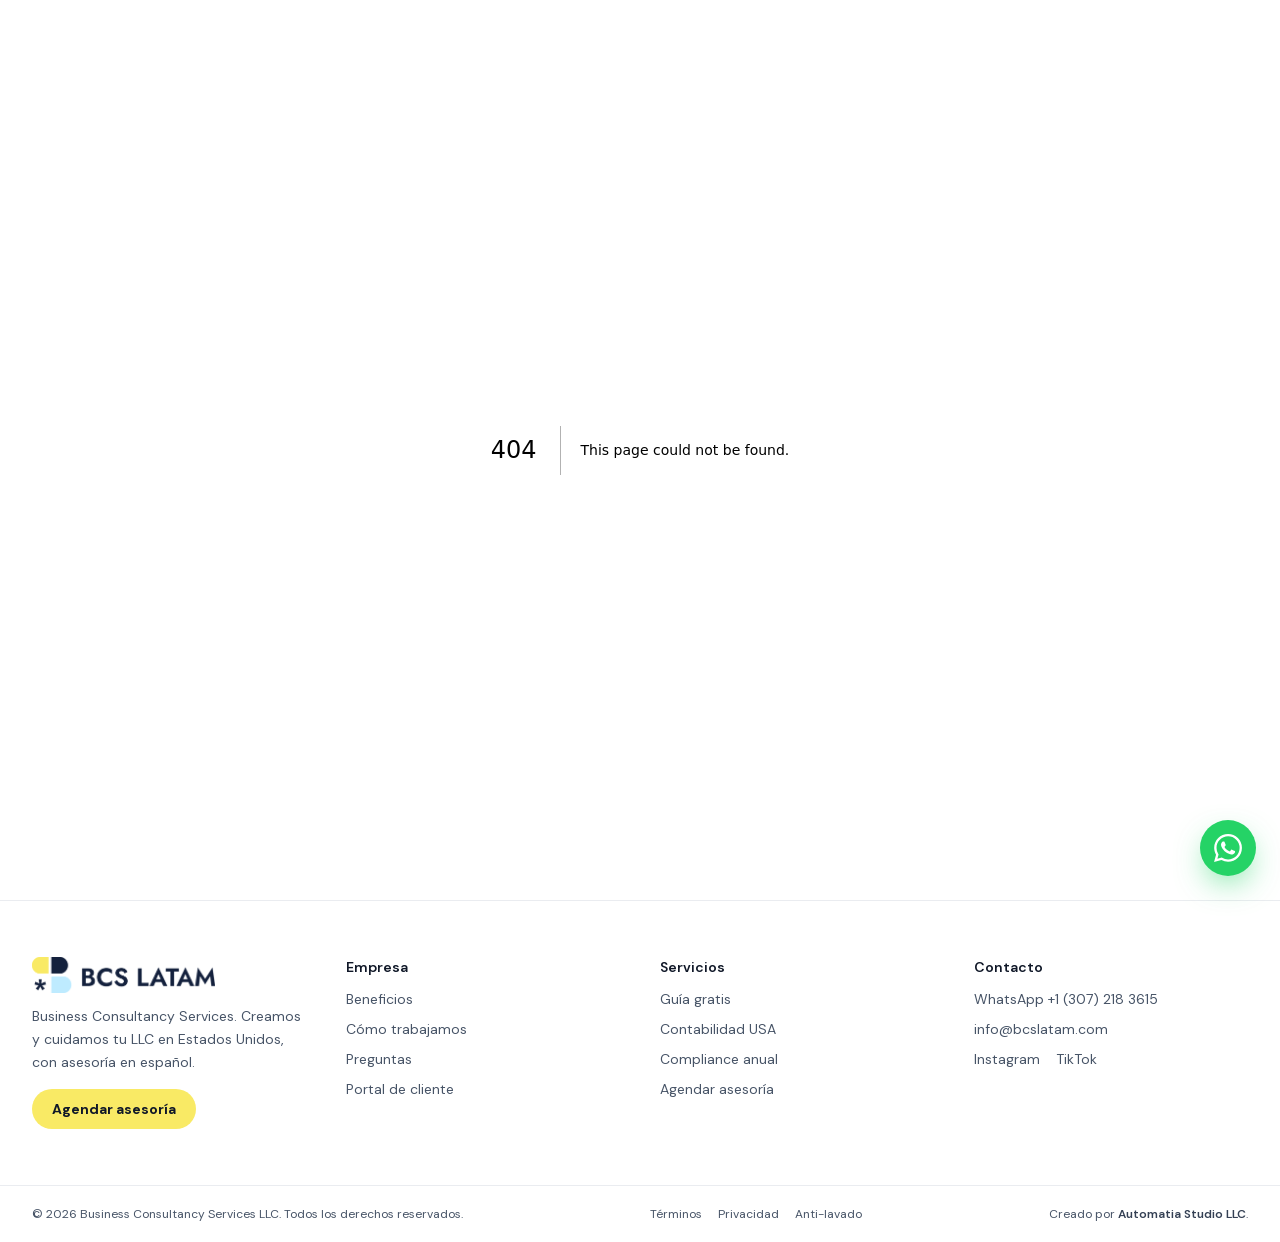
<file: 404/index.html>
<!DOCTYPE html><html lang="es" data-scroll-behavior="smooth" class="jost_fabca609-module__LNGdqW__variable dm_sans_cbdc3b57-module__JuT0dG__variable h-full scroll-smooth antialiased"><head><meta charSet="utf-8"/><meta name="viewport" content="width=device-width, initial-scale=1"/><link rel="stylesheet" href="../_next/static/chunks/253co0rtc8ajt.css" data-precedence="next"/><link rel="preload" as="script" fetchPriority="low" href="../_next/static/chunks/0jvhpaew_uadu.js"/><script src="../_next/static/chunks/19mx3mg6lkumu.js" async=""></script><script src="../_next/static/chunks/1wp_82-220bdp.js" async=""></script><script src="../_next/static/chunks/0erpg4rnzkm4w.js" async=""></script><script src="../_next/static/chunks/turbopack-2m6es10re54j4.js" async=""></script><script src="../_next/static/chunks/0h2qsuyze9ds1.js" async=""></script><script src="../_next/static/chunks/1rd11iav0966-.js" async=""></script><link rel="preload" href="https://www.googletagmanager.com/gtag/js?id=G-PBPMS2BMSN" as="script"/><meta name="robots" content="noindex"/><title>BCS Latam | Tu LLC en Estados Unidos desde LATAM</title><meta name="description" content="Creamos tu LLC en Estados Unidos con EIN y agente registrado, y te acompañamos hasta cobrar en dólares. Asesoría en español. Agenda tu consultoría."/><meta property="og:title" content="BCS Latam | Tu LLC en Estados Unidos desde LATAM"/><meta property="og:description" content="Creamos tu LLC en Estados Unidos con EIN y agente registrado, y te acompañamos hasta cobrar en dólares. Asesoría en español."/><meta property="og:site_name" content="BCS Latam"/><meta property="og:locale" content="es_ES"/><meta property="og:type" content="website"/><meta name="twitter:card" content="summary"/><meta name="twitter:title" content="BCS Latam | Tu LLC en Estados Unidos desde LATAM"/><meta name="twitter:description" content="Creamos tu LLC en Estados Unidos con EIN y agente registrado, y te acompañamos hasta cobrar en dólares. Asesoría en español."/><link rel="icon" href="../favicon.ico?favicon.1lztotj-ll3r3.ico" sizes="48x48" type="image/x-icon"/><link rel="apple-touch-icon" href="../apple-icon.png?apple-icon.2mn8_-ubdnwzx.png" sizes="180x180" type="image/png"/><meta name="next-size-adjust" content=""/><title>404: This page could not be found.</title><script src="../_next/static/chunks/0cz1d0mv5g_q7.js" noModule=""></script></head><body class="flex min-h-full flex-col bg-white font-sans text-body"><div hidden=""><!--$--><!--/$--></div><noscript><img height="1" width="1" style="display:none" src="https://www.facebook.com/tr?id=1901297420501892&amp;ev=PageView&amp;noscript=1" alt=""/></noscript><div style="font-family:system-ui,&quot;Segoe UI&quot;,Roboto,Helvetica,Arial,sans-serif,&quot;Apple Color Emoji&quot;,&quot;Segoe UI Emoji&quot;;height:100vh;text-align:center;display:flex;flex-direction:column;align-items:center;justify-content:center"><div><style>body{color:#000;background:#fff;margin:0}.next-error-h1{border-right:1px solid rgba(0,0,0,.3)}@media (prefers-color-scheme:dark){body{color:#fff;background:#000}.next-error-h1{border-right:1px solid rgba(255,255,255,.3)}}</style><h1 class="next-error-h1" style="display:inline-block;margin:0 20px 0 0;padding:0 23px 0 0;font-size:24px;font-weight:500;vertical-align:top;line-height:49px">404</h1><div style="display:inline-block"><h2 style="font-size:14px;font-weight:400;line-height:49px;margin:0">This page could not be found.</h2></div></div></div><!--$--><!--/$--><footer class="border-t border-hairline bg-white"><div class="mx-auto grid max-w-7xl gap-10 px-4 py-14 md:grid-cols-4 md:px-8"><div><a aria-label="BCS Latam, inicio" href="../index.html"><img alt="BCS Latam" loading="lazy" width="360" height="80" decoding="async" data-nimg="1" class="h-9 w-auto" style="color:transparent" src="../images/logo-bcs-latam.png"/></a><p class="mt-3 max-w-[32ch] text-sm leading-relaxed text-body">Business Consultancy Services. Creamos y cuidamos tu LLC en Estados Unidos, con asesoría en español.</p><a class="mt-4 inline-flex items-center rounded-full bg-sun px-5 py-2.5 text-sm font-bold text-ink transition-transform hover:-translate-y-0.5 active:scale-[0.97]" href="../agendar/">Agendar asesoría</a></div><nav aria-label="Empresa"><p class="text-sm font-semibold text-ink">Empresa</p><ul class="mt-3 space-y-2.5 text-sm text-body"><li><a class="hover:text-ink" href="../index.html#beneficios">Beneficios</a></li><li><a class="hover:text-ink" href="../index.html#proceso">Cómo trabajamos</a></li><li><a class="hover:text-ink" href="../index.html#preguntas">Preguntas</a></li><li><a href="https://portal.bcslatam.com" target="_blank" rel="noreferrer" class="hover:text-ink">Portal de cliente</a></li></ul></nav><nav aria-label="Servicios"><p class="text-sm font-semibold text-ink">Servicios</p><ul class="mt-3 space-y-2.5 text-sm text-body"><li><a class="hover:text-ink" href="../guia/">Guía gratis</a></li><li><a class="hover:text-ink" href="../contabilidad/">Contabilidad USA</a></li><li><a class="hover:text-ink" href="../compliance/">Compliance anual</a></li><li><a class="hover:text-ink" href="../agendar/">Agendar asesoría</a></li></ul></nav><div><p class="text-sm font-semibold text-ink">Contacto</p><ul class="mt-3 space-y-2.5 text-sm text-body"><li><a href="https://wa.me/13072183615?text=Hola%20BCS%20Latam%2C%20quiero%20agendar%20una%20consultoria%20para%20abrir%20mi%20LLC%20en%20Estados%20Unidos.%20Mi%20nombre%20es%20" target="_blank" rel="noreferrer" class="hover:text-ink">WhatsApp <!-- -->+1 (307) 218 3615</a></li><li><a href="mailto:info@bcslatam.com" class="hover:text-ink">info@bcslatam.com</a></li><li class="flex gap-4"><a href="https://www.instagram.com/bcs_latam" target="_blank" rel="noreferrer" class="hover:text-ink">Instagram</a><a href="https://www.tiktok.com/@bcs_latam" target="_blank" rel="noreferrer" class="hover:text-ink">TikTok</a></li></ul></div></div><div class="border-t border-hairline"><div class="mx-auto flex max-w-7xl flex-col gap-2 px-4 py-5 text-xs text-body sm:flex-row sm:items-center sm:justify-between md:px-8"><p>© 2026 Business Consultancy Services LLC. Todos los derechos reservados.</p><nav aria-label="Legal" class="flex flex-wrap gap-x-4 gap-y-1"><a class="hover:text-ink" href="/terminos/">Términos</a><a class="hover:text-ink" href="/privacidad/">Privacidad</a><a class="hover:text-ink" href="../antilavado/">Anti-lavado</a></nav><p>Creado por<!-- --> <a href="https://automatiastudio.com" target="_blank" rel="noreferrer" class="font-semibold text-deep hover:text-ink">Automatia Studio LLC</a>.</p></div></div></footer><a href="https://wa.me/13072183615?text=Hola%20BCS%20Latam%2C%20quiero%20agendar%20una%20consultoria%20para%20abrir%20mi%20LLC%20en%20Estados%20Unidos.%20Mi%20nombre%20es%20" target="_blank" rel="noreferrer" aria-label="Escríbenos por WhatsApp" class="fixed right-4 bottom-24 z-40 flex size-14 items-center justify-center rounded-full bg-[#25D366] shadow-[0_12px_32px_-8px_rgba(37,211,102,0.7)] transition-transform duration-200 hover:scale-110 active:scale-95 md:right-6 md:bottom-6"><svg viewBox="0 0 24 24" fill="currentColor" class="size-7 text-white" aria-hidden="true"><path d="M17.472 14.382c-.297-.149-1.758-.867-2.03-.967-.273-.099-.471-.148-.67.15-.197.297-.767.966-.94 1.164-.173.199-.347.223-.644.075-.297-.15-1.255-.463-2.39-1.475-.883-.788-1.48-1.761-1.653-2.059-.173-.297-.018-.458.13-.606.134-.133.298-.347.446-.52.149-.174.198-.298.298-.497.099-.198.05-.371-.025-.52-.075-.149-.669-1.612-.916-2.207-.242-.579-.487-.5-.669-.51-.173-.008-.371-.01-.57-.01-.198 0-.52.074-.792.372-.272.297-1.04 1.016-1.04 2.479 0 1.462 1.065 2.875 1.213 3.074.149.198 2.096 3.2 5.077 4.487.709.306 1.262.489 1.694.625.712.227 1.36.195 1.871.118.571-.085 1.758-.719 2.006-1.413.248-.694.248-1.289.173-1.413-.074-.124-.272-.198-.57-.347m-5.421 7.403h-.004a9.87 9.87 0 0 1-5.031-1.378l-.361-.214-3.741.982.998-3.648-.235-.374a9.86 9.86 0 0 1-1.51-5.26c.001-5.45 4.436-9.884 9.888-9.884 2.64 0 5.122 1.03 6.988 2.898a9.825 9.825 0 0 1 2.893 6.994c-.003 5.45-4.437 9.884-9.885 9.884m8.413-18.297A11.815 11.815 0 0 0 12.05 0C5.495 0 .16 5.335.157 11.892c0 2.096.547 4.142 1.588 5.945L.057 24l6.305-1.654a11.882 11.882 0 0 0 5.683 1.448h.005c6.554 0 11.89-5.335 11.893-11.893a11.821 11.821 0 0 0-3.48-8.413Z"></path></svg></a><script src="../_next/static/chunks/0jvhpaew_uadu.js" id="_R_" async=""></script><script>(self.__next_f=self.__next_f||[]).push([0])</script><script>self.__next_f.push([1,"1:\"$Sreact.fragment\"\n2:I[79520,[\"../_next/static/chunks/0h2qsuyze9ds1.js\",\"../_next/static/chunks/1rd11iav0966-.js\"],\"\"]\n4:I[39756,[\"../_next/static/chunks/0h2qsuyze9ds1.js\",\"../_next/static/chunks/1rd11iav0966-.js\"],\"default\"]\n5:I[37457,[\"../_next/static/chunks/0h2qsuyze9ds1.js\",\"../_next/static/chunks/1rd11iav0966-.js\"],\"default\"]\n6:I[22016,[\"../_next/static/chunks/0h2qsuyze9ds1.js\",\"../_next/static/chunks/1rd11iav0966-.js\"],\"\"]\n7:I[85437,[\"../_next/static/chunks/0h2qsuyze9ds1.js\",\"../_next/static/chunks/1rd11iav0966-.js\"],\"Image\"]\n12:I[68027,[\"../_next/static/chunks/0h2qsuyze9ds1.js\",\"../_next/static/chunks/1rd11iav0966-.js\"],\"default\",1]\n:HL[\"../_next/static/chunks/253co0rtc8ajt.css\",\"style\"]\n3:[\"$\",\"img\",null,{\"height\":\"1\",\"width\":\"1\",\"style\":{\"display\":\"none\"},\"src\":\"https://www.facebook.com/tr?id=1901297420501892\u0026ev=PageView\u0026noscript=1\",\"alt\":\"\"}]\n10:X\n0:{\"P\":null,\"c\":[\"\",\"_not-found\",\"\"],\"q\":\"\",\"i\":false,\"f\":[[[\"\",{\"children\":[\"/_not-found\",{\"children\":[\"__PAGE__\",{},\"$undefined\",\"$undefined\",4608]},\"$undefined\",\"$undefined\",4608]},\"$undefined\",\"$undefined\",4624],[[\"$\",\"$1\",\"c\",{\"children\":[[[\"$\",\"link\",\"0\",{\"rel\":\"stylesheet\",\"href\":\"../_next/static/chunks/253co0rtc8ajt.css\",\"precedence\":\"next\",\"crossOrigin\":\"$undefined\",\"nonce\":\"$undefined\"}],[\"$\",\"script\",\"script-0\",{\"src\":\"../_next/static/chunks/0h2qsuyze9ds1.js\",\"async\":true,\"nonce\":\"$undefined\"}],[\"$\",\"script\",\"script-1\",{\"src\":\"../_next/static/chunks/1rd11iav0966-.js\",\"async\":true,\"nonce\":\"$undefined\"}]],[\"$\",\"html\",null,{\"lang\":\"es\",\"data-scroll-behavior\":\"smooth\",\"className\":\"jost_fabca609-module__LNGdqW__variable dm_sans_cbdc3b57-module__JuT0dG__variable h-full scroll-smooth antialiased\",\"children\":[\"$\",\"body\",null,{\"className\":\"flex min-h-full flex-col bg-white font-sans text-body\",\"children\":[[\"$\",\"$L2\",null,{\"src\":\"https://www.googletagmanager.com/gtag/js?id=G-PBPMS2BMSN\",\"strategy\":\"afterInteractive\"}],[\"$\",\"$L2\",null,{\"id\":\"ga-init\",\"strategy\":\"afterInteractive\",\"children\":\"window.dataLayer = window.dataLayer || [];function gtag(){dataLayer.push(arguments);}gtag('js', new Date());gtag('config', 'G-PBPMS2BMSN');\"}],[\"$\",\"$L2\",null,{\"id\":\"meta-pixel\",\"strategy\":\"afterInteractive\",\"children\":\"!function(f,b,e,v,n,t,s){if(f.fbq)return;n=f.fbq=function(){n.callMethod?n.callMethod.apply(n,arguments):n.queue.push(arguments)};if(!f._fbq)f._fbq=n;n.push=n;n.loaded=!0;n.version='2.0';n.queue=[];t=b.createElement(e);t.async=!0;t.src=v;s=b.getElementsByTagName(e)[0];s.parentNode.insertBefore(t,s)}(window, document,'script','https://connect.facebook.net/en_US/fbevents.js');fbq('init', '1901297420501892');fbq('track', 'PageView');\"}],[\"$\",\"noscript\",null,{\"children\":\"$3\"}],[\"$\",\"$L4\",null,{\"parallelRouterKey\":\"children\",\"error\":\"$undefined\",\"errorStyles\":\"$undefined\",\"errorScripts\":\"$undefined\",\"template\":[\"$\",\"$L5\",null,{}],\"templateStyles\":\"$undefined\",\"templateScripts\":\"$undefined\",\"notFound\":[[[\"$\",\"title\",null,{\"children\":\"404: This page could not be found.\"}],[\"$\",\"div\",null,{\"style\":{\"fontFamily\":\"system-ui,\\\"Segoe UI\\\",Roboto,Helvetica,Arial,sans-serif,\\\"Apple Color Emoji\\\",\\\"Segoe UI Emoji\\\"\",\"height\":\"100vh\",\"textAlign\":\"center\",\"display\":\"flex\",\"flexDirection\":\"column\",\"alignItems\":\"center\",\"justifyContent\":\"center\"},\"children\":[\"$\",\"div\",null,{\"children\":[[\"$\",\"style\",null,{\"dangerouslySetInnerHTML\":{\"__html\":\"body{color:#000;background:#fff;margin:0}.next-error-h1{border-right:1px solid rgba(0,0,0,.3)}@media (prefers-color-scheme:dark){body{color:#fff;background:#000}.next-error-h1{border-right:1px solid rgba(255,255,255,.3)}}\"}}],[\"$\",\"h1\",null,{\"className\":\"next-error-h1\",\"style\":{\"display\":\"inline-block\",\"margin\":\"0 20px 0 0\",\"padding\":\"0 23px 0 0\",\"fontSize\":24,\"fontWeight\":500,\"verticalAlign\":\"top\",\"lineHeight\":\"49px\"},\"children\":404}],[\"$\",\"div\",null,{\"style\":{\"display\":\"inline-block\"},\"children\":[\"$\",\"h2\",null,{\"style\":{\"fontSize\":14,\"fontWeight\":400,\"lineHeight\":\"49px\",\"margin\":0},\"children\":\"This page could not be found.\"}]}]]}]}]],[]],\"forbidden\":\"$undefined\",\"unauthorized\":\"$undefined\"}],[\"$\",\"footer\",null,{\"className\":\"border-t border-hairline bg-white\",\"children\":[[\"$\",\"div\",null,{\"className\":\"mx-auto grid max-w-7xl gap-10 px-4 py-14 md:grid-cols-4 md:px-8\",\"children\":[[\"$\",\"div\",null,{\"children\":[[\"$\",\"$L6\",null,{\"href\":\"/\",\"aria-label\":\"BCS Latam, inicio\",\"children\":[\"$\",\"$L7\",null,{\"src\":\"../images/logo-bcs-latam.png\",\"alt\":\"BCS Latam\",\"width\":360,\"height\":80,\"className\":\"h-9 w-auto\"}]}],[\"$\",\"p\",null,{\"className\":\"mt-3 max-w-[32ch] text-sm leading-relaxed text-body\",\"children\":\"Business Consultancy Services. Creamos y cuidamos tu LLC en Estados Unidos, con asesoría en español.\"}],[\"$\",\"$L6\",null,{\"href\":\"../agendar/\",\"className\":\"mt-4 inline-flex items-center rounded-full bg-sun px-5 py-2.5 text-sm font-bold text-ink transition-transform hover:-translate-y-0.5 active:scale-[0.97]\",\"children\":\"Agendar asesoría\"}]]}],[\"$\",\"nav\",null,{\"aria-label\":\"Empresa\",\"children\":[[\"$\",\"p\",null,{\"className\":\"text-sm font-semibold text-ink\",\"children\":\"Empresa\"}],[\"$\",\"ul\",null,{\"className\":\"mt-3 space-y-2.5 text-sm text-body\",\"children\":[[\"$\",\"li\",null,{\"children\":[\"$\",\"$L6\",null,{\"href\":\"../index.html#beneficios\",\"className\":\"hover:text-ink\",\"children\":\"Beneficios\"}]}],[\"$\",\"li\",null,{\"children\":[\"$\",\"$L6\",null,{\"href\":\"../index.html#proceso\",\"className\":\"hover:text-ink\",\"children\":\"Cómo trabajamos\"}]}],\"$L8\",\"$L9\"]}]]}],\"$La\",\"$Lb\"]}],\"$Lc\"]}],\"$Ld\"]}]}]]}],{\"children\":[\"$Le\",{\"children\":[\"$Lf\",{},null,false,null]},null,false,\"$10\"]},null,false,null],\"$L11\",false]],\"m\":\"$undefined\",\"G\":[\"$12\",[\"$L13\"]],\"S\":true,\"h\":null,\"r\":\"$undefined\",\"s\":\"$undefined\",\"a\":\"$undefined\",\"l\":\"$undefined\",\"p\":\"$undefined\",\"d\":\"$undefined\",\"b\":\"O0LAt_DIuwXv3P50kNk33\"}\n15:I[97367,[\"../_next/static/chunks/0h2qsuyze9ds1.js\",\"../_next/static/chunks/1rd11iav0966-.js\"],\"OutletBoundary\"]\n16:\"$Sreact.suspense\"\n18:I[97367,[\"../_next/static/chunks/0h2qsuyze9ds1.js\",\"../_next/static/chunks/1rd11iav0966-.js\"],\"ViewportBoundary\"]\n1a:I[97367,[\"../_next/static/chunks/0h2qsuyze9ds1.js\",\"../_next/static/chunks/1rd11iav0966-.js\"],\"MetadataBoundary\"]\n8:[\"$\",\"li\",null,{\"children\":[\"$\",\"$L6\",null,{\"href\":\"../index.html#preguntas\",\"className\":\"hover:text-ink\",\"children\":\"Preguntas\"}]}]\n9:[\"$\",\"li\",null,{\"children\":[\"$\",\"a\",null,{\"href\":\"https://portal.bcslatam.com\",\"target\":\"_blank\",\"rel\":\"noreferrer\",\"className\":\"hover:text-ink\",\"children\":\"Portal de cliente\"}]}]\na:[\"$\",\"nav\",null,{\"aria-label\":\"Servicios\",\"children\":[[\"$\",\"p\",null,{\"className\":\"text-sm font-semibold text-ink\",\"children\":\"Servicios\"}],[\"$\",\"ul\",null,{\"className\":\"mt-3 space-y-2.5 text-sm text-body\",\"children\":[[\"$\",\"li\",null,{\"children\":[\"$\",\"$L6\",null,{\"href\":\"../guia/\",\"prefetch\":false,\"className\":\"hover:text-ink\",\"children\":\"Guía gratis\"}]}],[\"$\",\"li\",null,{\"children\":[\"$\",\"$L6\",null,{\"href\":\"../contabilidad/\",\"prefetch\":false,\"className\":\"hover:text-ink\",\"children\":\"Contabilidad USA\"}]}],[\"$\",\"li\",null,{\"children\":[\"$\",\"$L6\",null,{\"href\":\"../compliance/\",\"prefetch\":false,\"className\":\"hover:text-ink\",\"children\":\"Compliance anual\"}]}],[\"$\",\"li\",null,{\"children\":[\"$\",\"$L6\",null,{\"href\":\"../agendar/\",\"prefetch\":false,\"className\":\"hover:text-ink\",\"children\":\"Agendar asesoría\"}]}]]}]]}]\nb:[\"$\",\"div\",null,{\"children\":[[\"$\",\"p\",null,{\"className\":\"text-sm font-semibold text-ink\",\"children\":\"Contacto\"}],[\"$\",\"ul\",null,{\"className\":\"mt-3 space-y-2.5 text-sm text-body\",\"children\":[[\"$\",\"li\",null,{\"children\":[\"$\",\"a\",null,{\"href\":\"https://wa.me/13072183615?text=Hola%20BCS%20Latam%2C%20quiero%20agendar%20una%20consultoria%20para%20abrir%20mi%20LLC%20en%20Estados%20Unidos.%20Mi%20nombre%20es%20\",\"target\":\"_blank\",\"rel\":\"noreferrer\",\"className\":\"hover:text-ink\",\"children\":[\"WhatsApp \",\"+1 (307) 218 3615\"]}]}],[\"$\",\"li\",null,{\"children\":[\"$\",\"a\",null,{\"href\":\"mailto:info@bcslatam.com\",\"className\":\"hover:text-ink\",\"children\":\"info@bcslatam.com\"}]}],[\"$\",\"li\",null,{\"className\":\"flex gap-4\",\"children\":[[\"$\",\"a\",null,{\"href\":\"https://www.instagram.com/bcs_latam\",\"target\":\"_blank\",\"rel\":\"noreferrer\",\"className\":\"hover:text-ink\",\"children\":\"Instagram\"}],[\"$\",\"a\",null,{\"href\":\"https://www.tiktok.com/@bcs_latam\",\"target\":\"_blank\",\"rel\":\"noreferrer\",\"className\":\"hover:text-ink\",\"children\":\"TikTok\"}]]}]]}]]}]\nc:[\"$\",\"div\",null,{\"className\":\"border-t border-hairline\",\"children\":[\"$\",\"div\",null,{\"className\":\"mx-auto flex max-w-7xl flex-col gap-2 px-4 py-5 text-xs text-body sm:flex-row sm:items-center sm:justify-between md:px-8\",\"children\":[[\"$\",\"p\",null,{\"children\":\"© 2026 Business Consultancy Services LLC. Todos los derechos reservados.\"}],[\"$\",\"nav\",null,{\"aria-label\":\"Legal\",\"className\":\"flex flex-wrap gap-x-4 gap-y-1\",\"children\":[[\"$\",\"$L6\",null,{\"href\":\"/terminos/\",\"className\":\"hover:text-ink\",\"children\":\"Términos\"}],[\"$\",\"$L6\",null,{\"href\":\"/privacidad/\",\"className\":\"hover:text-ink\",\"children\":\"Privacidad\"}],[\"$\",\"$L6\",null,{\"href\":\"../antilavado/\",\"className\":\"hover:text-ink\",\"children\":\"Anti-lavado\"}]]}],[\"$\",\"p\",null,{\"children\":[\"Creado por\",\" \",[\"$\",\"a\",null,{\"href\":\"https://automatiastudio.com\",\"target\":\"_blank\",\"rel\":\"noreferrer\",\"className\":\"font-semibold text-deep hover:text-ink\",\"children\":\"Automatia Studio LLC\"}],\".\"]}]]}]}]\n14:T459,M17.472 14.382c-.297-.149-1.758-.867-2.03-.967-.273-.099-.471-.148-.67.15-.197.297-.767.966-.94 1.164-.173.199-.347.223-.644.075-.297-.15-1.255-.463-2.39-1.475-.883-.788-1.48-1.761-1.653-2.059-.173-.297-.018-.458.13-.606.134-.133.298-.347.446-.52.149-.174.198-.298.298-.497.099-.198.05-.371-.025-.52-.075-.149-.669-1.612-.916-2.207-.242-.579-.487-.5-.669-.51-.173-.008-.371-.01-.57-.01-.198 0-.52.074-.792.372-.272.297-1.04 1.016-1.04 2.479 0 1.462 1.065 2.875 1.213 3.074.149.198 2.096 3.2 5.077 4.487.709.306 1.262.489 1.694.625.712.227 1.36.195 1.871.118.571-.085 1.758-.719 2.006-1.413.248-.694.248-1.289.173-1.413-.074-.124-.272-.198-.57-.347m-5.421 7.403h-.004a9.87 9.87 0 0 1-5.031-1.378l-.361-.214-3.741.982.998-3.648-.235-.374a9.86 9.86 0 0 1-1.51-5.26c.001-5.45 4.436-9.884 9.888-9.884 2.64 0 5.122 1.03 6.988 2.898a9.825 9.825 0 0 1 2.893 6.994c-.003 5.45-4.437 9.884-9.885 9.884m8.413-18.297A11.815 11.815 0 0 0 12.05 0C5.495 0 .16 5.335.157 11.892c0 2.096.547 4.142 1.588 5.945L.057 24l6.305-1.654a11.882 11.882 0 0 0 5.683 1.448h.005c6.554 0 11.89-5.335 11.893-11.893a11.821 11.821 0 0 0-3.48-8.413Zd:[\"$\",\"a\",null,{\"href\":\"https://wa.me/13072183615?text=Hola%20BCS%20Latam%2C%20quiero%20agendar%20una%20consultoria%20para%20abrir%20mi%20LLC%20en%20Estados%20Unidos.%20Mi%20nombre%20es%20\",\"target\":\"_blank\",\"rel\":\"noreferrer\",\"aria-label\":\"Escríbenos por WhatsApp\",\"className\":\"fixed right-4 bottom-24 z-40 flex size-14 items-center justify-center rounded-full bg-[#25D366] shadow-[0_12px_32px_-8px_rgba(37,211,102,0.7)] transition-transform duration-200 hover:scale-110 active:scale-95 md:right-6 md:bottom-6\",\"children\":[\"$\",\"svg\",null,{\"viewBox\":\"0 0 24 24\",\"fill\":\"currentColor\",\"className\":\"size-7 text-white\",\"aria-hidden\":\"true\",\"children\":[\"$\",\"path\",null,{\"d\":\"$14\"}]}]}]\ne:[\"$\",\"$1\",\"c\",{\"children\":[null,[\"$\",\"$L4\",null,{\"parallelRouterKey\":\"children\",\"error\":\"$undefined\",\"errorStyles\":\"$undefined\",\"errorScripts\":\"$undefined\",\"template\":[\"$\",\"$L5\",null,{}],\"templateStyles\":\"$undefined\",\"templateScripts\":\"$undefined\",\"notFound\":\"$undefined\",\"forbidden\":\"$undefined\",\"unauthorized\":\"$undefined\"}]]}]\nf:[\"$\",\"$1\",\"c\",{\"children\":[[[\"$\",\"title\",null,{\"children\":\"404: This page could not be found.\"}],[\"$\",\"div\",null,{\"style\":\"$0:f:0:1:0:props:children:1:props:children:props:children:4:props:notFound:0:1:props:style\",\"children\":[\"$\",\"div\",null,{\"children\":[[\"$\",\"style\",null,{\"dangerouslySetInnerHTML\":{\"__html\":\"body{color:#000;background:#fff;margin:0}.next-error-h1{border-right:1px solid rgba(0,0,0,.3)}@media (prefers-color-scheme:dark){body{color:#fff;background:#000}.next-error-h1{border-right:1px solid rgba(255,255,255,.3)}}\"}}],[\"$\",\"h1\",null,{\"className\":\"next-error-h1\",\"style\":\"$0:f:0:1:0:props:children:1:props:children:props:children:4:props:notFound:0:1:props:children:props:children:1:props:style\",\"children\":404}],[\"$\",\"div\",null,{\"style\":\"$0:f:0:1:0:props:children:1:props:children:props:children:4:props:notFound:0:1:props:children:props:children:2:props:style\",\"children\":[\"$\",\"h2\",null,{\"style\":\"$0:f:0:1:0:props:children:1:props:children:props:children:4:props:notFound:0:1:props:children:props:children:2:props:children:props:style\",\"children\":\"This page could not be found.\"}]}]]}]}]],null,[\"$\",\"$L15\",null,{\"children\":[\"$\",\"$16\",null,{\"name\":\"Next.MetadataOutlet\",\"children\":\"$@17\"}]}]]}]\n11:[\"$\",\"$1\",\"h\",{\"children\":[[\"$\",\"meta\",null,{\"name\":\"robots\",\"content\":\"noindex\"}],[\"$\",\"$L18\",null,{\"children\":\"$L19\"}],[\"$\",\"div\",null,{\"hidden\":true,\"children\":[\"$\",\"$L1a\",null,{\"children\":[\"$\",\"$16\",null,{\"name\":\"Next.Metadata\",\"children\":\"$L1b\"}]}]}],[\"$\",\"meta\",null,{\"name\":\"next-size-adjust\",\"content\":\"\"}]]}]\n13:[\"$\",\"link\",\"0\",{\"rel\":\"stylesheet\",\"href\":\"../_next/static/chunks/253co0rtc8ajt.css\",\"precedence\":\"next\",\"crossOrigin\":\"$undefined\",\"nonce\":\"$undefined\"}]\n10:C\n19:[[\"$\",\"meta\",\"0\",{\"charSet\":\"utf-8\"}],[\"$\",\"meta\",\"1\",{\"name\":\"viewport\",\"content\":\"width=device-width, initial-scale=1\"}]]\n1c:I[27201,[\"../_next/static/chunks/0h2qsuyze9ds1.js\",\"../_next/static/chunks/1rd11iav0966-.js\"],\"IconMark\"]\n17:null\n1b:[[\"$\",\"title\",\"0\",{\"children\":\"BCS Latam | Tu LLC en Estados Unidos desde LATAM\"}],[\"$\",\"meta\",\"1\",{\"name\":\"description\",\"content\":\"Creamos tu LLC en Estados Unidos con EIN y agente registrado, y te acompañamos hasta cobrar en dólares. Asesoría en español. Agenda tu consultoría.\"}],[\"$\",\"meta\",\"2\",{\"property\":\"og:title\",\"content\":\"BCS Latam | Tu LLC en Estados Unidos desde LATAM\"}],[\"$\",\"meta\",\"3\",{\"property\":\"og:description\",\"content\":\"Creamos tu LLC en Estados Unidos con EIN y agente registrado, y te acompañamos hasta cobrar en dólares. Asesoría en español.\"}],[\"$\",\"meta\",\"4\",{\"property\":\"og:site_name\",\"content\":\"BCS Latam\"}],[\"$\",\"meta\",\"5\",{\"property\":\"og:locale\",\"content\":\"es_ES\"}],[\"$\",\"meta\",\"6\",{\"property\":\"og:type\",\"content\":\"website\"}],[\"$\",\"meta\",\"7\",{\"name\":\"twitter:card\",\"content\":\"summary\"}],[\"$\",\"meta\",\"8\",{\"name\":\"twitter:title\",\"content\":\"BCS Latam | Tu LLC en Estados Unidos desde LATAM\"}],[\"$\",\"meta\",\"9\",{\"name\":\"twitter:description\",\"content\":\"Creamos tu LLC en Estados Unidos con EIN y agente registrado, y te acompañamos hasta cobrar en dólares. Asesoría en español.\"}],[\"$\",\"link\",\"10\",{\"rel\":\"icon\",\"href\":\"../favicon.ico?favicon.1lztotj-ll3r3.ico\",\"sizes\":\"48x48\",\"type\":\"image/x-icon\"}],[\"$\",\"link\",\"11\",{\"rel\":\"apple-touch-icon\",\"href\":\"../apple-icon.png?apple-icon.2mn8_-ubdnwzx.png\",\"sizes\":\"180x180\",\"type\":\"image/png\"}],[\"$\",\"$L1c\",\"12\",{}]]\n"])</script></body></html>
</file>
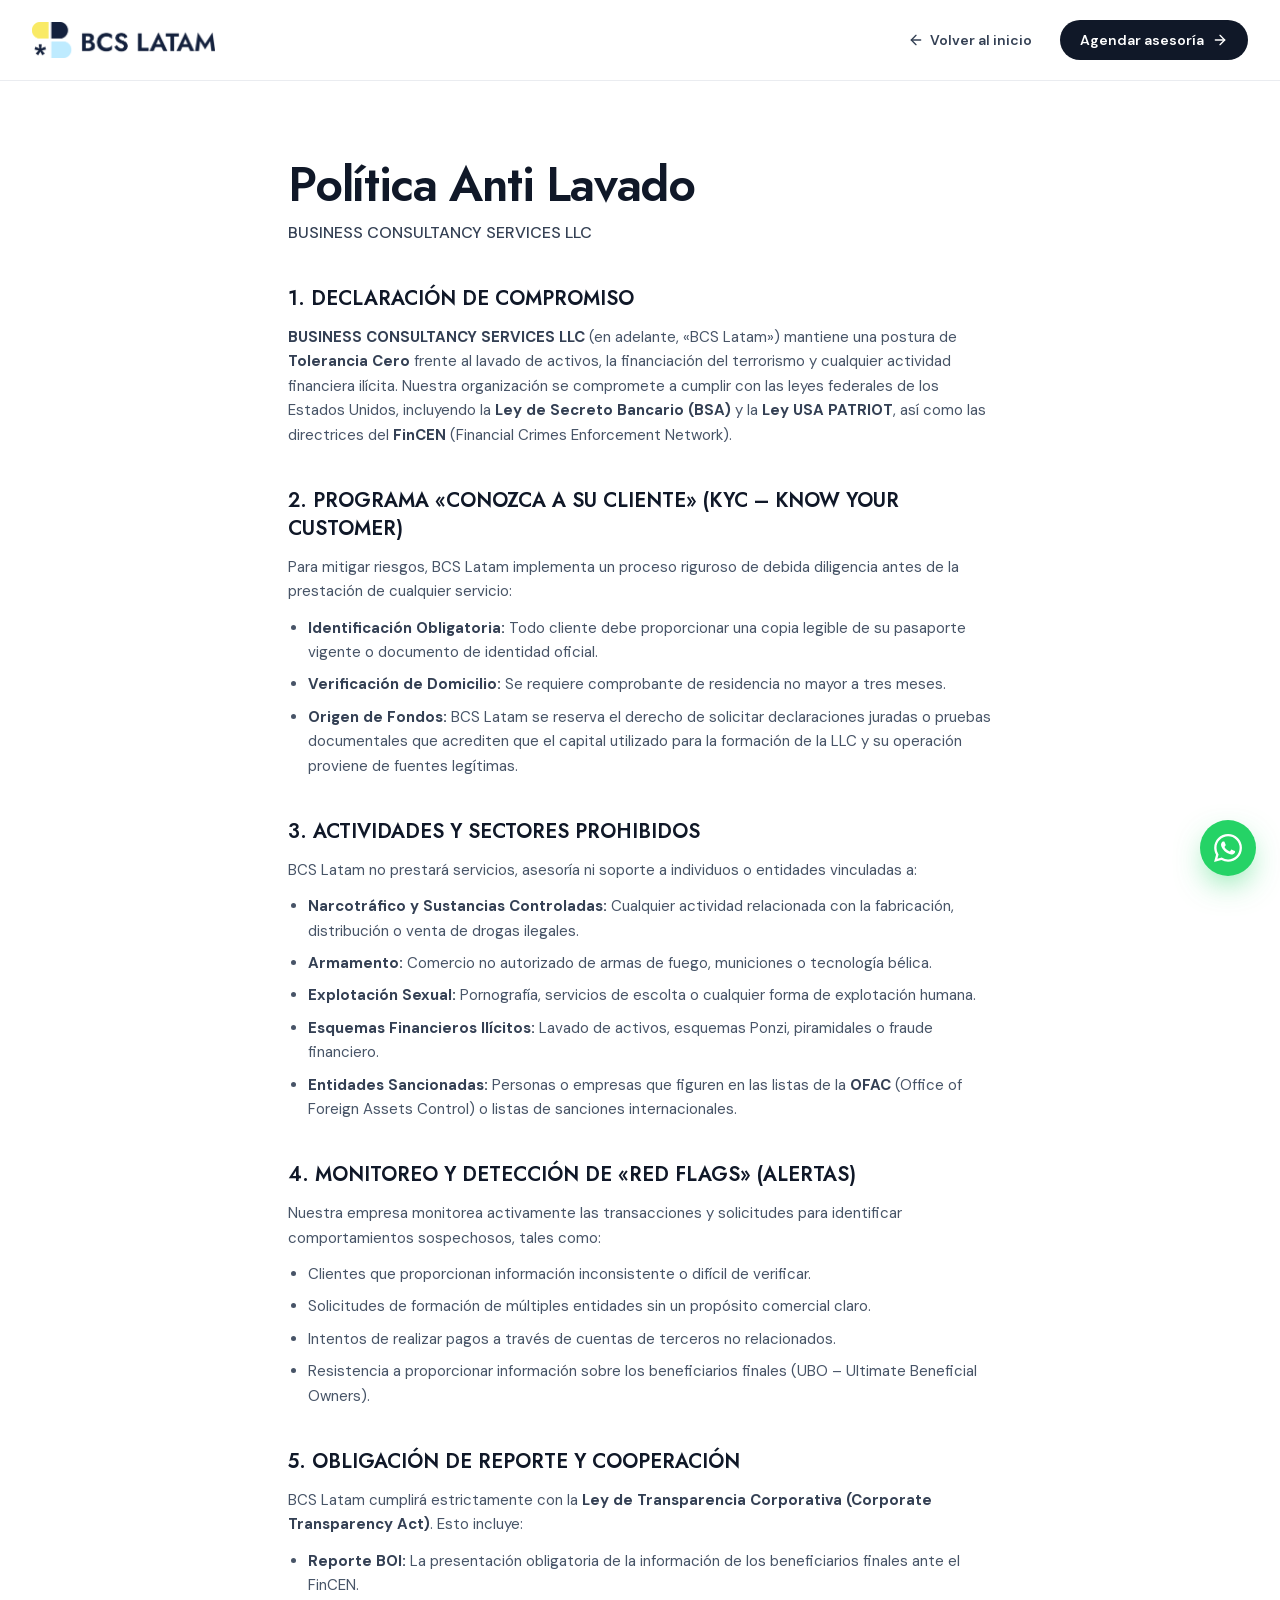
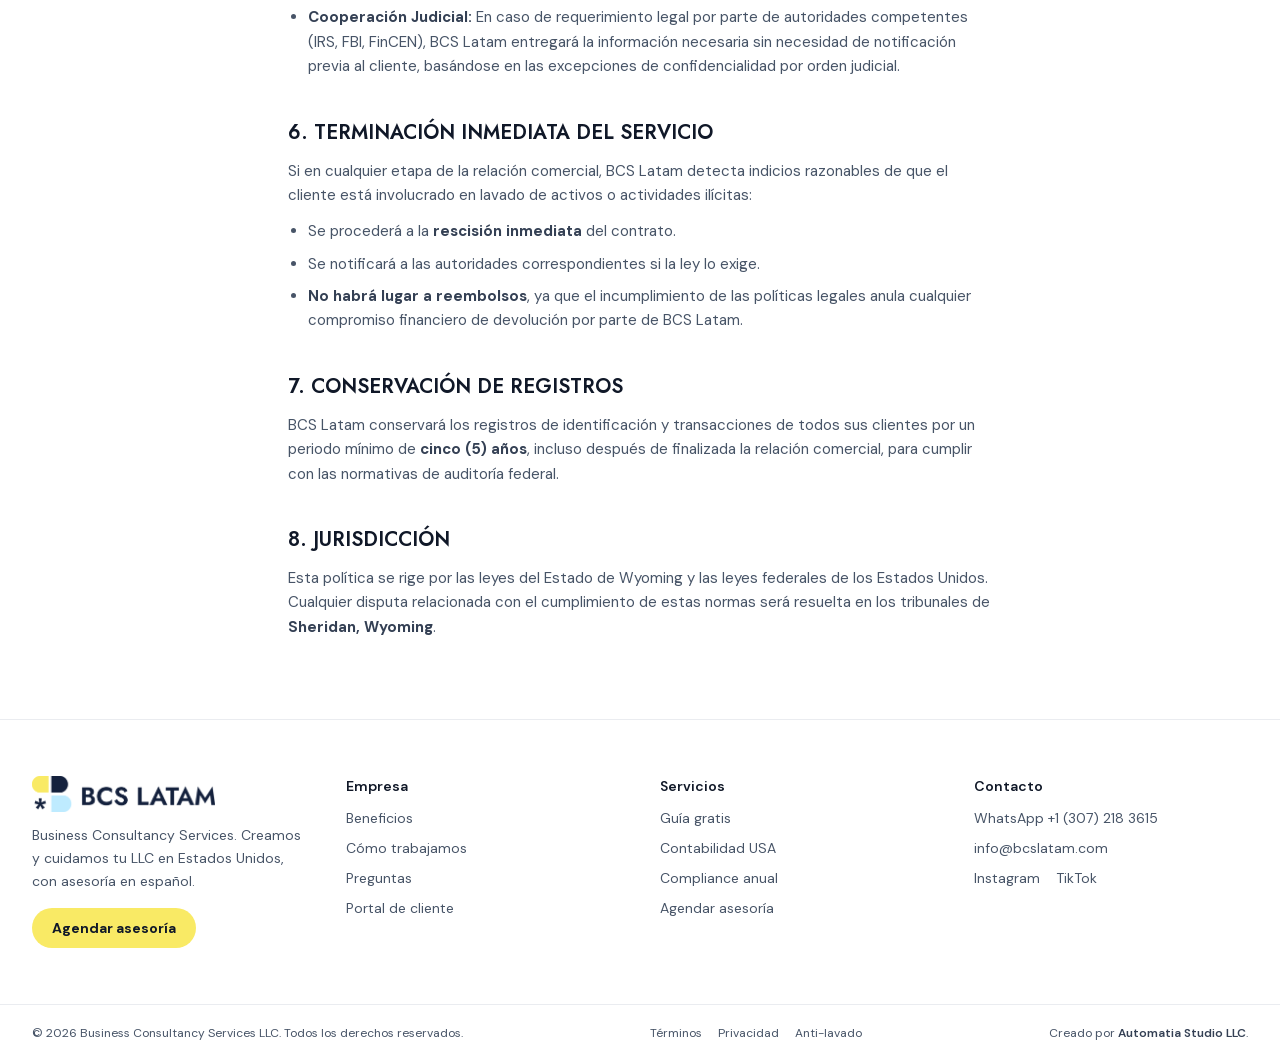
<file: antilavado/index.html>
<!DOCTYPE html><html lang="es" data-scroll-behavior="smooth" class="jost_fabca609-module__LNGdqW__variable dm_sans_cbdc3b57-module__JuT0dG__variable h-full scroll-smooth antialiased"><head><meta charSet="utf-8"/><meta name="viewport" content="width=device-width, initial-scale=1"/><link rel="stylesheet" href="../_next/static/chunks/253co0rtc8ajt.css" data-precedence="next"/><link rel="preload" as="script" fetchPriority="low" href="../_next/static/chunks/0jvhpaew_uadu.js"/><script src="../_next/static/chunks/19mx3mg6lkumu.js" async=""></script><script src="../_next/static/chunks/1wp_82-220bdp.js" async=""></script><script src="../_next/static/chunks/0erpg4rnzkm4w.js" async=""></script><script src="../_next/static/chunks/turbopack-2m6es10re54j4.js" async=""></script><script src="../_next/static/chunks/0h2qsuyze9ds1.js" async=""></script><script src="../_next/static/chunks/1rd11iav0966-.js" async=""></script><script src="../_next/static/chunks/30h1jhps5-3uq.js" async=""></script><link rel="preload" href="https://www.googletagmanager.com/gtag/js?id=G-PBPMS2BMSN" as="script"/><title>Política Anti Lavado | BCS Latam</title><meta name="description" content="Política Anti Lavado de Business Consultancy Services LLC: tolerancia cero, KYC, actividades prohibidas y jurisdicción."/><meta property="og:title" content="BCS Latam | Tu LLC en Estados Unidos desde LATAM"/><meta property="og:description" content="Creamos tu LLC en Estados Unidos con EIN y agente registrado, y te acompañamos hasta cobrar en dólares. Asesoría en español."/><meta property="og:site_name" content="BCS Latam"/><meta property="og:locale" content="es_ES"/><meta property="og:type" content="website"/><meta name="twitter:card" content="summary"/><meta name="twitter:title" content="BCS Latam | Tu LLC en Estados Unidos desde LATAM"/><meta name="twitter:description" content="Creamos tu LLC en Estados Unidos con EIN y agente registrado, y te acompañamos hasta cobrar en dólares. Asesoría en español."/><link rel="icon" href="../favicon.ico?favicon.1lztotj-ll3r3.ico" sizes="48x48" type="image/x-icon"/><link rel="apple-touch-icon" href="../apple-icon.png?apple-icon.2mn8_-ubdnwzx.png" sizes="180x180" type="image/png"/><meta name="next-size-adjust" content=""/><script src="../_next/static/chunks/0cz1d0mv5g_q7.js" noModule=""></script></head><body class="flex min-h-full flex-col bg-white font-sans text-body"><div hidden=""><!--$--><!--/$--></div><noscript><img height="1" width="1" style="display:none" src="https://www.facebook.com/tr?id=1901297420501892&amp;ev=PageView&amp;noscript=1" alt=""/></noscript><header class="sticky top-0 z-50 border-b border-hairline bg-white/95 backdrop-blur"><nav aria-label="Navegación legal" class="mx-auto flex h-16 max-w-7xl items-center justify-between gap-4 px-4 md:h-20 md:px-8"><a class="flex shrink-0 items-center" aria-label="BCS Latam, inicio" href="../index.html"><img alt="BCS Latam" loading="lazy" width="360" height="80" decoding="async" data-nimg="1" class="h-7 w-auto md:h-9" style="color:transparent" src="../images/logo-bcs-latam.png"/></a><div class="flex items-center gap-2 sm:gap-3"><a class="hidden items-center gap-1.5 rounded-full px-4 py-2.5 text-sm font-semibold text-deep transition-colors hover:text-ink sm:inline-flex" href="../index.html"><svg xmlns="http://www.w3.org/2000/svg" width="24" height="24" viewBox="0 0 24 24" fill="none" stroke="currentColor" stroke-width="2" stroke-linecap="round" stroke-linejoin="round" class="lucide lucide-arrow-left size-4" aria-hidden="true"><path d="m12 19-7-7 7-7"></path><path d="M19 12H5"></path></svg>Volver al inicio</a><a class="inline-flex items-center gap-2 rounded-full bg-ink px-5 py-2.5 text-sm font-semibold text-white transition-transform hover:-translate-y-0.5 active:scale-[0.97]" href="../agendar/">Agendar asesoría<svg xmlns="http://www.w3.org/2000/svg" width="24" height="24" viewBox="0 0 24 24" fill="none" stroke="currentColor" stroke-width="2" stroke-linecap="round" stroke-linejoin="round" class="lucide lucide-arrow-right size-4" aria-hidden="true"><path d="M5 12h14"></path><path d="m12 5 7 7-7 7"></path></svg></a></div></nav></header><main class="bg-white"><article class="mx-auto max-w-3xl px-4 py-14 md:px-8 md:py-20"><h1 class="font-display text-4xl font-semibold tracking-tight text-ink md:text-5xl">Política Anti Lavado</h1><p class="mt-3 text-base font-medium text-deep">BUSINESS CONSULTANCY SERVICES LLC</p><div class="mt-10 space-y-10 text-[15px] leading-relaxed text-body"><section><h2 class="font-display text-xl font-semibold text-ink">1. DECLARACIÓN DE COMPROMISO</h2><p class="mt-3"><strong class="text-deep">BUSINESS CONSULTANCY SERVICES LLC</strong> (en adelante, «BCS Latam») mantiene una postura de <strong class="text-deep">Tolerancia Cero</strong> frente al lavado de activos, la financiación del terrorismo y cualquier actividad financiera ilícita. Nuestra organización se compromete a cumplir con las leyes federales de los Estados Unidos, incluyendo la<!-- --> <strong class="text-deep">Ley de Secreto Bancario (BSA)</strong> y la<!-- --> <strong class="text-deep">Ley USA PATRIOT</strong>, así como las directrices del<!-- --> <strong class="text-deep">FinCEN</strong> (Financial Crimes Enforcement Network).</p></section><section><h2 class="font-display text-xl font-semibold text-ink">2. PROGRAMA «CONOZCA A SU CLIENTE» (KYC – KNOW YOUR CUSTOMER)</h2><p class="mt-3">Para mitigar riesgos, BCS Latam implementa un proceso riguroso de debida diligencia antes de la prestación de cualquier servicio:</p><ul class="mt-3 list-disc space-y-2 pl-5"><li><strong class="text-deep">Identificación Obligatoria:</strong> Todo cliente debe proporcionar una copia legible de su pasaporte vigente o documento de identidad oficial.</li><li><strong class="text-deep">Verificación de Domicilio:</strong> Se requiere comprobante de residencia no mayor a tres meses.</li><li><strong class="text-deep">Origen de Fondos:</strong> BCS Latam se reserva el derecho de solicitar declaraciones juradas o pruebas documentales que acrediten que el capital utilizado para la formación de la LLC y su operación proviene de fuentes legítimas.</li></ul></section><section><h2 class="font-display text-xl font-semibold text-ink">3. ACTIVIDADES Y SECTORES PROHIBIDOS</h2><p class="mt-3">BCS Latam no prestará servicios, asesoría ni soporte a individuos o entidades vinculadas a:</p><ul class="mt-3 list-disc space-y-2 pl-5"><li><strong class="text-deep">Narcotráfico y Sustancias Controladas:</strong> Cualquier actividad relacionada con la fabricación, distribución o venta de drogas ilegales.</li><li><strong class="text-deep">Armamento:</strong> Comercio no autorizado de armas de fuego, municiones o tecnología bélica.</li><li><strong class="text-deep">Explotación Sexual:</strong> Pornografía, servicios de escolta o cualquier forma de explotación humana.</li><li><strong class="text-deep">Esquemas Financieros Ilícitos:</strong> Lavado de activos, esquemas Ponzi, piramidales o fraude financiero.</li><li><strong class="text-deep">Entidades Sancionadas:</strong> Personas o empresas que figuren en las listas de la <strong class="text-deep">OFAC</strong> (Office of Foreign Assets Control) o listas de sanciones internacionales.</li></ul></section><section><h2 class="font-display text-xl font-semibold text-ink">4. MONITOREO Y DETECCIÓN DE «RED FLAGS» (ALERTAS)</h2><p class="mt-3">Nuestra empresa monitorea activamente las transacciones y solicitudes para identificar comportamientos sospechosos, tales como:</p><ul class="mt-3 list-disc space-y-2 pl-5"><li>Clientes que proporcionan información inconsistente o difícil de verificar.</li><li>Solicitudes de formación de múltiples entidades sin un propósito comercial claro.</li><li>Intentos de realizar pagos a través de cuentas de terceros no relacionados.</li><li>Resistencia a proporcionar información sobre los beneficiarios finales (UBO – Ultimate Beneficial Owners).</li></ul></section><section><h2 class="font-display text-xl font-semibold text-ink">5. OBLIGACIÓN DE REPORTE Y COOPERACIÓN</h2><p class="mt-3">BCS Latam cumplirá estrictamente con la<!-- --> <strong class="text-deep">Ley de Transparencia Corporativa (Corporate Transparency Act)</strong>. Esto incluye:</p><ul class="mt-3 list-disc space-y-2 pl-5"><li><strong class="text-deep">Reporte BOI:</strong> La presentación obligatoria de la información de los beneficiarios finales ante el FinCEN.</li><li><strong class="text-deep">Cooperación Judicial:</strong> En caso de requerimiento legal por parte de autoridades competentes (IRS, FBI, FinCEN), BCS Latam entregará la información necesaria sin necesidad de notificación previa al cliente, basándose en las excepciones de confidencialidad por orden judicial.</li></ul></section><section><h2 class="font-display text-xl font-semibold text-ink">6. TERMINACIÓN INMEDIATA DEL SERVICIO</h2><p class="mt-3">Si en cualquier etapa de la relación comercial, BCS Latam detecta indicios razonables de que el cliente está involucrado en lavado de activos o actividades ilícitas:</p><ul class="mt-3 list-disc space-y-2 pl-5"><li>Se procederá a la <strong class="text-deep">rescisión inmediata</strong> del contrato.</li><li>Se notificará a las autoridades correspondientes si la ley lo exige.</li><li><strong class="text-deep">No habrá lugar a reembolsos</strong>, ya que el incumplimiento de las políticas legales anula cualquier compromiso financiero de devolución por parte de BCS Latam.</li></ul></section><section><h2 class="font-display text-xl font-semibold text-ink">7. CONSERVACIÓN DE REGISTROS</h2><p class="mt-3">BCS Latam conservará los registros de identificación y transacciones de todos sus clientes por un periodo mínimo de <strong class="text-deep">cinco (5) años</strong>, incluso después de finalizada la relación comercial, para cumplir con las normativas de auditoría federal.</p></section><section><h2 class="font-display text-xl font-semibold text-ink">8. JURISDICCIÓN</h2><p class="mt-3">Esta política se rige por las leyes del Estado de Wyoming y las leyes federales de los Estados Unidos. Cualquier disputa relacionada con el cumplimiento de estas normas será resuelta en los tribunales de<!-- --> <strong class="text-deep">Sheridan, Wyoming</strong>.</p></section></div></article></main><!--$--><!--/$--><footer class="border-t border-hairline bg-white"><div class="mx-auto grid max-w-7xl gap-10 px-4 py-14 md:grid-cols-4 md:px-8"><div><a aria-label="BCS Latam, inicio" href="../index.html"><img alt="BCS Latam" loading="lazy" width="360" height="80" decoding="async" data-nimg="1" class="h-9 w-auto" style="color:transparent" src="../images/logo-bcs-latam.png"/></a><p class="mt-3 max-w-[32ch] text-sm leading-relaxed text-body">Business Consultancy Services. Creamos y cuidamos tu LLC en Estados Unidos, con asesoría en español.</p><a class="mt-4 inline-flex items-center rounded-full bg-sun px-5 py-2.5 text-sm font-bold text-ink transition-transform hover:-translate-y-0.5 active:scale-[0.97]" href="../agendar/">Agendar asesoría</a></div><nav aria-label="Empresa"><p class="text-sm font-semibold text-ink">Empresa</p><ul class="mt-3 space-y-2.5 text-sm text-body"><li><a class="hover:text-ink" href="../index.html#beneficios">Beneficios</a></li><li><a class="hover:text-ink" href="../index.html#proceso">Cómo trabajamos</a></li><li><a class="hover:text-ink" href="../index.html#preguntas">Preguntas</a></li><li><a href="https://portal.bcslatam.com" target="_blank" rel="noreferrer" class="hover:text-ink">Portal de cliente</a></li></ul></nav><nav aria-label="Servicios"><p class="text-sm font-semibold text-ink">Servicios</p><ul class="mt-3 space-y-2.5 text-sm text-body"><li><a class="hover:text-ink" href="../guia/">Guía gratis</a></li><li><a class="hover:text-ink" href="../contabilidad/">Contabilidad USA</a></li><li><a class="hover:text-ink" href="../compliance/">Compliance anual</a></li><li><a class="hover:text-ink" href="../agendar/">Agendar asesoría</a></li></ul></nav><div><p class="text-sm font-semibold text-ink">Contacto</p><ul class="mt-3 space-y-2.5 text-sm text-body"><li><a href="https://wa.me/13072183615?text=Hola%20BCS%20Latam%2C%20quiero%20agendar%20una%20consultoria%20para%20abrir%20mi%20LLC%20en%20Estados%20Unidos.%20Mi%20nombre%20es%20" target="_blank" rel="noreferrer" class="hover:text-ink">WhatsApp <!-- -->+1 (307) 218 3615</a></li><li><a href="mailto:info@bcslatam.com" class="hover:text-ink">info@bcslatam.com</a></li><li class="flex gap-4"><a href="https://www.instagram.com/bcs_latam" target="_blank" rel="noreferrer" class="hover:text-ink">Instagram</a><a href="https://www.tiktok.com/@bcs_latam" target="_blank" rel="noreferrer" class="hover:text-ink">TikTok</a></li></ul></div></div><div class="border-t border-hairline"><div class="mx-auto flex max-w-7xl flex-col gap-2 px-4 py-5 text-xs text-body sm:flex-row sm:items-center sm:justify-between md:px-8"><p>© 2026 Business Consultancy Services LLC. Todos los derechos reservados.</p><nav aria-label="Legal" class="flex flex-wrap gap-x-4 gap-y-1"><a class="hover:text-ink" href="/terminos/">Términos</a><a class="hover:text-ink" href="/privacidad/">Privacidad</a><a class="hover:text-ink" href="../antilavado/">Anti-lavado</a></nav><p>Creado por<!-- --> <a href="https://automatiastudio.com" target="_blank" rel="noreferrer" class="font-semibold text-deep hover:text-ink">Automatia Studio LLC</a>.</p></div></div></footer><a href="https://wa.me/13072183615?text=Hola%20BCS%20Latam%2C%20quiero%20agendar%20una%20consultoria%20para%20abrir%20mi%20LLC%20en%20Estados%20Unidos.%20Mi%20nombre%20es%20" target="_blank" rel="noreferrer" aria-label="Escríbenos por WhatsApp" class="fixed right-4 bottom-24 z-40 flex size-14 items-center justify-center rounded-full bg-[#25D366] shadow-[0_12px_32px_-8px_rgba(37,211,102,0.7)] transition-transform duration-200 hover:scale-110 active:scale-95 md:right-6 md:bottom-6"><svg viewBox="0 0 24 24" fill="currentColor" class="size-7 text-white" aria-hidden="true"><path d="M17.472 14.382c-.297-.149-1.758-.867-2.03-.967-.273-.099-.471-.148-.67.15-.197.297-.767.966-.94 1.164-.173.199-.347.223-.644.075-.297-.15-1.255-.463-2.39-1.475-.883-.788-1.48-1.761-1.653-2.059-.173-.297-.018-.458.13-.606.134-.133.298-.347.446-.52.149-.174.198-.298.298-.497.099-.198.05-.371-.025-.52-.075-.149-.669-1.612-.916-2.207-.242-.579-.487-.5-.669-.51-.173-.008-.371-.01-.57-.01-.198 0-.52.074-.792.372-.272.297-1.04 1.016-1.04 2.479 0 1.462 1.065 2.875 1.213 3.074.149.198 2.096 3.2 5.077 4.487.709.306 1.262.489 1.694.625.712.227 1.36.195 1.871.118.571-.085 1.758-.719 2.006-1.413.248-.694.248-1.289.173-1.413-.074-.124-.272-.198-.57-.347m-5.421 7.403h-.004a9.87 9.87 0 0 1-5.031-1.378l-.361-.214-3.741.982.998-3.648-.235-.374a9.86 9.86 0 0 1-1.51-5.26c.001-5.45 4.436-9.884 9.888-9.884 2.64 0 5.122 1.03 6.988 2.898a9.825 9.825 0 0 1 2.893 6.994c-.003 5.45-4.437 9.884-9.885 9.884m8.413-18.297A11.815 11.815 0 0 0 12.05 0C5.495 0 .16 5.335.157 11.892c0 2.096.547 4.142 1.588 5.945L.057 24l6.305-1.654a11.882 11.882 0 0 0 5.683 1.448h.005c6.554 0 11.89-5.335 11.893-11.893a11.821 11.821 0 0 0-3.48-8.413Z"></path></svg></a><script src="../_next/static/chunks/0jvhpaew_uadu.js" id="_R_" async=""></script><script>(self.__next_f=self.__next_f||[]).push([0])</script><script>self.__next_f.push([1,"1:\"$Sreact.fragment\"\n2:I[79520,[\"../_next/static/chunks/0h2qsuyze9ds1.js\",\"../_next/static/chunks/1rd11iav0966-.js\"],\"\"]\n4:I[39756,[\"../_next/static/chunks/0h2qsuyze9ds1.js\",\"../_next/static/chunks/1rd11iav0966-.js\"],\"default\"]\n5:I[37457,[\"../_next/static/chunks/0h2qsuyze9ds1.js\",\"../_next/static/chunks/1rd11iav0966-.js\"],\"default\"]\n6:I[22016,[\"../_next/static/chunks/0h2qsuyze9ds1.js\",\"../_next/static/chunks/1rd11iav0966-.js\",\"../_next/static/chunks/30h1jhps5-3uq.js\"],\"\"]\n7:I[85437,[\"../_next/static/chunks/0h2qsuyze9ds1.js\",\"../_next/static/chunks/1rd11iav0966-.js\",\"../_next/static/chunks/30h1jhps5-3uq.js\"],\"Image\"]\n12:I[68027,[\"../_next/static/chunks/0h2qsuyze9ds1.js\",\"../_next/static/chunks/1rd11iav0966-.js\"],\"default\",1]\n:HL[\"../_next/static/chunks/253co0rtc8ajt.css\",\"style\"]\n:HL[\"../_next/static/media/5c285b27cdda1fe8-s.p.2_mbdogr7ni8i.woff2\",\"font\",{\"crossOrigin\":\"\",\"type\":\"font/woff2\"}]\n:HL[\"../_next/static/media/81cef6a21128489e-s.p.2csanl8cs02r-.woff2\",\"font\",{\"crossOrigin\":\"\",\"type\":\"font/woff2\"}]\n3:[\"$\",\"img\",null,{\"height\":\"1\",\"width\":\"1\",\"style\":{\"display\":\"none\"},\"src\":\"https://www.facebook.com/tr?id=1901297420501892\u0026ev=PageView\u0026noscript=1\",\"alt\":\"\"}]\n10:X\n0:{\"P\":null,\"c\":[\"\",\"antilavado\",\"\"],\"q\":\"\",\"i\":false,\"f\":[[[\"\",{\"children\":[\"antilavado\",{\"children\":[\"__PAGE__\",{},\"$undefined\",\"$undefined\",4608]},\"$undefined\",\"$undefined\",4608]},\"$undefined\",\"$undefined\",4624],[[\"$\",\"$1\",\"c\",{\"children\":[[[\"$\",\"link\",\"0\",{\"rel\":\"stylesheet\",\"href\":\"../_next/static/chunks/253co0rtc8ajt.css\",\"precedence\":\"next\",\"crossOrigin\":\"$undefined\",\"nonce\":\"$undefined\"}],[\"$\",\"script\",\"script-0\",{\"src\":\"../_next/static/chunks/0h2qsuyze9ds1.js\",\"async\":true,\"nonce\":\"$undefined\"}],[\"$\",\"script\",\"script-1\",{\"src\":\"../_next/static/chunks/1rd11iav0966-.js\",\"async\":true,\"nonce\":\"$undefined\"}]],[\"$\",\"html\",null,{\"lang\":\"es\",\"data-scroll-behavior\":\"smooth\",\"className\":\"jost_fabca609-module__LNGdqW__variable dm_sans_cbdc3b57-module__JuT0dG__variable h-full scroll-smooth antialiased\",\"children\":[\"$\",\"body\",null,{\"className\":\"flex min-h-full flex-col bg-white font-sans text-body\",\"children\":[[\"$\",\"$L2\",null,{\"src\":\"https://www.googletagmanager.com/gtag/js?id=G-PBPMS2BMSN\",\"strategy\":\"afterInteractive\"}],[\"$\",\"$L2\",null,{\"id\":\"ga-init\",\"strategy\":\"afterInteractive\",\"children\":\"window.dataLayer = window.dataLayer || [];function gtag(){dataLayer.push(arguments);}gtag('js', new Date());gtag('config', 'G-PBPMS2BMSN');\"}],[\"$\",\"$L2\",null,{\"id\":\"meta-pixel\",\"strategy\":\"afterInteractive\",\"children\":\"!function(f,b,e,v,n,t,s){if(f.fbq)return;n=f.fbq=function(){n.callMethod?n.callMethod.apply(n,arguments):n.queue.push(arguments)};if(!f._fbq)f._fbq=n;n.push=n;n.loaded=!0;n.version='2.0';n.queue=[];t=b.createElement(e);t.async=!0;t.src=v;s=b.getElementsByTagName(e)[0];s.parentNode.insertBefore(t,s)}(window, document,'script','https://connect.facebook.net/en_US/fbevents.js');fbq('init', '1901297420501892');fbq('track', 'PageView');\"}],[\"$\",\"noscript\",null,{\"children\":\"$3\"}],[\"$\",\"$L4\",null,{\"parallelRouterKey\":\"children\",\"error\":\"$undefined\",\"errorStyles\":\"$undefined\",\"errorScripts\":\"$undefined\",\"template\":[\"$\",\"$L5\",null,{}],\"templateStyles\":\"$undefined\",\"templateScripts\":\"$undefined\",\"notFound\":[[[\"$\",\"title\",null,{\"children\":\"404: This page could not be found.\"}],[\"$\",\"div\",null,{\"style\":{\"fontFamily\":\"system-ui,\\\"Segoe UI\\\",Roboto,Helvetica,Arial,sans-serif,\\\"Apple Color Emoji\\\",\\\"Segoe UI Emoji\\\"\",\"height\":\"100vh\",\"textAlign\":\"center\",\"display\":\"flex\",\"flexDirection\":\"column\",\"alignItems\":\"center\",\"justifyContent\":\"center\"},\"children\":[\"$\",\"div\",null,{\"children\":[[\"$\",\"style\",null,{\"dangerouslySetInnerHTML\":{\"__html\":\"body{color:#000;background:#fff;margin:0}.next-error-h1{border-right:1px solid rgba(0,0,0,.3)}@media (prefers-color-scheme:dark){body{color:#fff;background:#000}.next-error-h1{border-right:1px solid rgba(255,255,255,.3)}}\"}}],[\"$\",\"h1\",null,{\"className\":\"next-error-h1\",\"style\":{\"display\":\"inline-block\",\"margin\":\"0 20px 0 0\",\"padding\":\"0 23px 0 0\",\"fontSize\":24,\"fontWeight\":500,\"verticalAlign\":\"top\",\"lineHeight\":\"49px\"},\"children\":404}],[\"$\",\"div\",null,{\"style\":{\"display\":\"inline-block\"},\"children\":[\"$\",\"h2\",null,{\"style\":{\"fontSize\":14,\"fontWeight\":400,\"lineHeight\":\"49px\",\"margin\":0},\"children\":\"This page could not be found.\"}]}]]}]}]],[]],\"forbidden\":\"$undefined\",\"unauthorized\":\"$undefined\"}],[\"$\",\"footer\",null,{\"className\":\"border-t border-hairline bg-white\",\"children\":[[\"$\",\"div\",null,{\"className\":\"mx-auto grid max-w-7xl gap-10 px-4 py-14 md:grid-cols-4 md:px-8\",\"children\":[[\"$\",\"div\",null,{\"children\":[[\"$\",\"$L6\",null,{\"href\":\"/\",\"aria-label\":\"BCS Latam, inicio\",\"children\":[\"$\",\"$L7\",null,{\"src\":\"../images/logo-bcs-latam.png\",\"alt\":\"BCS Latam\",\"width\":360,\"height\":80,\"className\":\"h-9 w-auto\"}]}],[\"$\",\"p\",null,{\"className\":\"mt-3 max-w-[32ch] text-sm leading-relaxed text-body\",\"children\":\"Business Consultancy Services. Creamos y cuidamos tu LLC en Estados Unidos, con asesoría en español.\"}],[\"$\",\"$L6\",null,{\"href\":\"../agendar/\",\"className\":\"mt-4 inline-flex items-center rounded-full bg-sun px-5 py-2.5 text-sm font-bold text-ink transition-transform hover:-translate-y-0.5 active:scale-[0.97]\",\"children\":\"Agendar asesoría\"}]]}],[\"$\",\"nav\",null,{\"aria-label\":\"Empresa\",\"children\":[[\"$\",\"p\",null,{\"className\":\"text-sm font-semibold text-ink\",\"children\":\"Empresa\"}],[\"$\",\"ul\",null,{\"className\":\"mt-3 space-y-2.5 text-sm text-body\",\"children\":[[\"$\",\"li\",null,{\"children\":[\"$\",\"$L6\",null,{\"href\":\"../index.html#beneficios\",\"className\":\"hover:text-ink\",\"children\":\"Beneficios\"}]}],[\"$\",\"li\",null,{\"children\":[\"$\",\"$L6\",null,{\"href\":\"../index.html#proceso\",\"className\":\"hover:text-ink\",\"children\":\"Cómo trabajamos\"}]}],\"$L8\",\"$L9\"]}]]}],\"$La\",\"$Lb\"]}],\"$Lc\"]}],\"$Ld\"]}]}]]}],{\"children\":[\"$Le\",{\"children\":[\"$Lf\",{},null,false,null]},null,false,\"$10\"]},null,false,null],\"$L11\",false]],\"m\":\"$undefined\",\"G\":[\"$12\",[\"$L13\"]],\"S\":true,\"h\":null,\"r\":\"$undefined\",\"s\":\"$undefined\",\"a\":\"$undefined\",\"l\":\"$undefined\",\"p\":\"$undefined\",\"d\":\"$undefined\",\"b\":\"O0LAt_DIuwXv3P50kNk33\"}\n15:I[5014,[\"../_next/static/chunks/0h2qsuyze9ds1.js\",\"../_next/static/chunks/1rd11iav0966-.js\",\"../_next/static/chunks/30h1jhps5-3uq.js\"],\"default\"]\n1e:I[97367,[\"../_next/static/chunks/0h2qsuyze9ds1.js\",\"../_next/static/chunks/1rd11iav0966-.js\"],\"ViewportBoundary\"]\n20:I[97367,[\"../_next/static/chunks/0h2qsuyze9ds1.js\",\"../_next/static/chunks/1rd11iav0966-.js\"],\"MetadataBoundary\"]\n21:\"$Sreact.suspense\"\n8:[\"$\",\"li\",null,{\"children\":[\"$\",\"$L6\",null,{\"href\":\"../index.html#preguntas\",\"className\":\"hover:text-ink\",\"children\":\"Preguntas\"}]}]\n9:[\"$\",\"li\",null,{\"children\":[\"$\",\"a\",null,{\"href\":\"https://portal.bcslatam.com\",\"target\":\"_blank\",\"rel\":\"noreferrer\",\"className\":\"hover:text-ink\",\"children\":\"Portal de cliente\"}]}]\na:[\"$\",\"nav\",null,{\"aria-label\":\"Servicios\",\"children\":[[\"$\",\"p\",null,{\"className\":\"text-sm font-semibold text-ink\",\"children\":\"Servicios\"}],[\"$\",\"ul\",null,{\"className\":\"mt-3 space-y-2.5 text-sm text-body\",\"children\":[[\"$\",\"li\",null,{\"children\":[\"$\",\"$L6\",null,{\"href\":\"../guia/\",\"prefetch\":false,\"className\":\"hover:text-ink\",\"children\":\"Guía gratis\"}]}],[\"$\",\"li\",null,{\"children\":[\"$\",\"$L6\",null,{\"href\":\"../contabilidad/\",\"prefetch\":false,\"className\":\"hover:text-ink\",\"children\":\"Contabilidad USA\"}]}],[\"$\",\"li\",null,{\"children\":[\"$\",\"$L6\",null,{\"href\":\"../compliance/\",\"prefetch\":false,\"className\":\"hover:text-ink\",\"children\":\"Compliance anual\"}]}],[\"$\",\"li\",null,{\"children\":[\"$\",\"$L6\",null,{\"href\":\"../agendar/\",\"prefetch\":false,\"className\":\"hover:text-ink\",\"children\":\"Agendar asesoría\"}]}]]}]]}]\nb:[\"$\",\"div\",null,{\"children\":[[\"$\",\"p\",null,{\"className\":\"text-sm font-semibold text-ink\",\"children\":\"Contacto\"}],[\"$\",\"ul\",null,{\"className\":\"mt-3 space-y-2.5 text-sm text-body\",\"children\":[[\"$\",\"li\",null,{\"children\":[\"$\",\"a\",null,{\"href\":\"https://wa.me/13072183615?text=Hola%20BCS%20Latam%2C%20quiero%20agendar%20una%20consultoria%20para%20abrir%20mi%20LLC%20en%20Estados%20Unidos.%20Mi%20nombre%20es%20\",\"target\":\"_blank\",\"rel\":\"noreferrer\",\"className\":\"hover:text-ink\",\"children\":[\"WhatsApp \",\"+1 (307) 218 3615\"]}]}],[\"$\",\"li\",null,{\"children\":[\"$\",\"a\",null,{\"href\":\"mailto:info@bcslatam.com\",\"className\":\"hover:text-ink\",\"children\":\"info@bcslatam.com\"}]}],[\"$\",\"li\",null,{\"className\":\"flex gap-4\",\"children\":[[\"$\",\"a\",null,{\"href\":\"https://www.instagram.com/bcs_latam\",\"target\":\"_blank\",\"rel\":\"noreferrer\",\"className\":\"hover:text-ink\",\"children\":\"Instagram\"}],[\"$\",\"a\",null,{\"href\":\"https://www.tiktok.com/@bcs_latam\",\"target\":\"_blank\",\"rel\":\"noreferrer\",\"className\":\"hover:text-ink\",\"children\":\"TikTok\"}]]}]]}]]}]\nc:[\"$\",\"div\",null,{\"className\":\"border-t border-hairline\",\"children\":[\"$\",\"div\",null,{\"className\":\"mx-auto flex max-w-7xl flex-col gap-2 px-4 py-5 text-xs text-body sm:flex-row sm:items-center sm:justify-between md:px-8\",\"children\":[[\"$\",\"p\",null,{\"children\":\"© 2026 Business Consultancy Services LLC. Todos los derechos reservados.\"}],[\"$\",\"nav\",null,{\"aria-label\":\"Legal\",\"className\":\"flex flex-wrap gap-x-4 gap-y-1\",\"children\":[[\"$\",\"$L6\",null,{\"href\":\"/terminos/\",\"className\":\"hover:text-ink\",\"children\":\"Términos\"}],[\"$\",\"$L6\",null,{\"href\":\"/privacidad/\",\"className\":\"hover:text-ink\",\"children\":\"Privacidad\"}],[\"$\",\"$L6\",null,{\"href\":\"../antilavado/\",\"className\":\"hover:text-ink\",\"children\":\"Anti-lavado\"}]]}],[\"$\",\"p\",null,{\"children\":[\"Creado por\",\" \",[\"$\",\"a\",null,{\"href\":\"https://automatiastudio.com\",\"target\":\"_blank\",\"rel\":\"noreferrer\",\"className\":\"font-semibold text-deep hover:text-ink\",\"children\":\"Automatia Studio LLC\"}],\".\"]}]]}]}]\n14:T459,M17.472 14.382c-.297-.149-1.758-.867-2.03-.967-.273-.099-.471-.148-.67.15-.197.297-.767.966-.94 1.164-.173.199-.347.223-.644.075-.297-.15-1.255-.463-2.39-1.475-.883-.788-1.48-1.761-1.653-2.059-.173-.297-.018-.458.13-.606.134-.133.298-.347.446-.52.149-.174.198-.298.298-.497.099-.198.05-.371-.025-.52-.075-.149-.669-1.612-.916-2.207-.242-.579-.487-.5-.669-.51-.173-.008-.371-.01-.57-.01-.198 0-.52.074-.792.372-.272.297-1.04 1.016-1.04 2.479 0 1.462 1.065 2.875 1.213 3.074.149.198 2.096 3.2 5.077 4.487.709.306 1.262.489 1.694.625.712.227 1.36.195 1.871.118.571-.085 1.758-.719 2.006-1.413.248-.694.248-1.289.173-1.413-.074-.124-.272-.198-.57-.347m-5.421 7.403h-.004a9.87 9.87 0 0 1-5.031-1.378l-.361-.214-3.741.982.998-3.648-.235-.374a9.86 9.86 0 0 1-1.51-5.26c.001-5.45 4.436-9.884 9.888-9.884 2.64 0 5.122 1.03 6.988 2.898a9.825 9.825 0 0 1 2.893 6.994c-.003 5.45-4.437 9.884-9.885 9.884m8.413-18.297A11.815 11.815 0 0 0 12.05 0C5.495 0 .16 5.335.157 11.892c0 2.096.547 4.142 1.588 5.945L.057 24l6.305-1.654a11.882 11.882 0 0 0 5.683 1.448h.005c6.554 0 11.89-5.335 11.893-11.893a11.821 11.821 0 0 0-3.48-8.413Zd:[\"$\",\"a\",null,{\"href\":\"https://wa.me/13072183615?text=Hola%20BCS%20Latam%2C%20quiero%20agendar%20una%20consultoria%20para%20abrir%20mi%20LLC%20en%20Estados%20Unidos.%20Mi%20nombre%20es%20\",\"target\":\"_blank\",\"rel\":\"noreferrer\",\"aria-label\":\"Escríbenos por WhatsApp\",\"className\":\"fixed right-4 bottom-24 z-40 flex size-14 items-center justify-center rounded-full bg-[#25D366] shadow-[0_12px_32px_-8px_rgba(37,211,102,0.7)] transition-transform duration-200 hover:scale-110 active:scale-95 md:right-6 md:bottom-6\",\"children\":[\"$\",\"svg\",null,{\"viewBox\":\"0 0 24 24\",\"fill\":\"currentColor\",\"className\":\"size-7 text-white\",\"aria-hidden\":\"true\",\"children\":[\"$\",\"path\",null,{\"d\":\"$14\"}]}]}]\ne:[\"$\",\"$1\",\"c\",{\"children\":[null,[\"$\",\"$L4\",null,{\"parallelRouterKey\":\"children\",\"error\":\"$undefined\",\"errorStyles\":\"$undefined\",\"errorScripts\":\"$undefined\",\"template\":[\"$\",\"$L5\",null,{}],\"templateStyles\":\"$undefined\",\"templateScripts\":\"$undefined\",\"notFound\":\"$undefined\",\"forbidden\":\"$undefined\",\"unauthorized\":\"$undefined\"}]]}]\nf:[\"$\",\"$1\",\"c\",{\"children\":[[[\"$\",\"header\",null,{\"className\":\"sticky top-0 z-50 border-b border-hairline bg-white/95 backdrop-blur\",\"children\":[\"$\",\"nav\",null,{\"aria-label\":\"Navegación legal\",\"className\":\"mx-auto flex h-16 max-w-7xl items-center justify-between gap-4 px-4 md:h-20 md:px-8\",\"children\":[[\"$\",\"$L6\",null,{\"href\":\"/\",\"className\":\"flex shrink-0 items-center\",\"aria-label\":\"BCS Latam, inicio\",\"children\":[\"$\",\"$L7\",null,{\"src\":\"../images/logo-bcs-latam.png\",\"alt\":\"BCS Latam\",\"width\":360,\"height\":80,\"className\":\"h-7 w-auto md:h-9\"}]}],[\"$\",\"div\",null,{\"className\":\"flex items-center gap-2 sm:gap-3\",\"children\":[[\"$\",\"$L6\",null,{\"href\":\"/\",\"className\":\"hidden items-center gap-1.5 rounded-full px-4 py-2.5 text-sm font-semibold text-deep transition-colors hover:text-ink sm:inline-flex\",\"children\":[[\"$\",\"$L15\",null,{\"ref\":\"$undefined\",\"icon\":{\"name\":\"arrow-left\",\"size\":24,\"node\":[[\"path\",{\"d\":\"m12 19-7-7 7-7\",\"key\":\"1l729n\"}],[\"path\",{\"d\":\"M19 12H5\",\"key\":\"x3x0zl\"}]]},\"className\":\"size-4\",\"aria-hidden\":\"true\"}],\"Volver al inicio\"]}],[\"$\",\"$L6\",null,{\"href\":\"../agendar/\",\"className\":\"inline-flex items-center gap-2 rounded-full bg-ink px-5 py-2.5 text-sm font-semibold text-white transition-transform hover:-translate-y-0.5 active:scale-[0.97]\",\"children\":[\"Agendar asesoría\",[\"$\",\"$L15\",null,{\"ref\":\"$undefined\",\"icon\":{\"name\":\"arrow-right\",\"size\":24,\"node\":[[\"path\",{\"d\":\"M5 12h14\",\"key\":\"1ays0h\"}],[\"path\",{\"d\":\"m12 5 7 7-7 7\",\"key\":\"xquz4c\"}]]},\"className\":\"size-4\",\"aria-hidden\":\"true\"}]]}]]}]]}]}],[\"$\",\"main\",null,{\"className\":\"bg-white\",\"children\":[\"$\",\"article\",null,{\"className\":\"mx-auto max-w-3xl px-4 py-14 md:px-8 md:py-20\",\"children\":[[\"$\",\"h1\",null,{\"className\":\"font-display text-4xl font-semibold tracking-tight text-ink md:text-5xl\",\"children\":\"Política Anti Lavado\"}],[\"$\",\"p\",null,{\"className\":\"mt-3 text-base font-medium text-deep\",\"children\":\"BUSINESS CONSULTANCY SERVICES LLC\"}],[\"$\",\"div\",null,{\"className\":\"mt-10 space-y-10 text-[15px] leading-relaxed text-body\",\"children\":[[\"$\",\"section\",null,{\"children\":[[\"$\",\"h2\",null,{\"className\":\"font-display text-xl font-semibold text-ink\",\"children\":\"1. DECLARACIÓN DE COMPROMISO\"}],[\"$\",\"p\",null,{\"className\":\"mt-3\",\"children\":[[\"$\",\"strong\",null,{\"className\":\"text-deep\",\"children\":\"BUSINESS CONSULTANCY SERVICES LLC\"}],\" (en adelante, «BCS Latam») mantiene una postura de \",[\"$\",\"strong\",null,{\"className\":\"text-deep\",\"children\":\"Tolerancia Cero\"}],\" frente al lavado de activos, la financiación del terrorismo y cualquier actividad financiera ilícita. Nuestra organización se compromete a cumplir con las leyes federales de los Estados Unidos, incluyendo la\",\" \",[\"$\",\"strong\",null,{\"className\":\"text-deep\",\"children\":\"Ley de Secreto Bancario (BSA)\"}],\" y la\",\" \",[\"$\",\"strong\",null,{\"className\":\"text-deep\",\"children\":\"Ley USA PATRIOT\"}],\", así como las directrices del\",\" \",[\"$\",\"strong\",null,{\"className\":\"text-deep\",\"children\":\"FinCEN\"}],\" (Financial Crimes Enforcement Network).\"]}]]}],[\"$\",\"section\",null,{\"children\":[[\"$\",\"h2\",null,{\"className\":\"font-display text-xl font-semibold text-ink\",\"children\":\"2. PROGRAMA «CONOZCA A SU CLIENTE» (KYC – KNOW YOUR CUSTOMER)\"}],[\"$\",\"p\",null,{\"className\":\"mt-3\",\"children\":\"Para mitigar riesgos, BCS Latam implementa un proceso riguroso de debida diligencia antes de la prestación de cualquier servicio:\"}],[\"$\",\"ul\",null,{\"className\":\"mt-3 list-disc space-y-2 pl-5\",\"children\":[[\"$\",\"li\",null,{\"children\":[[\"$\",\"strong\",null,{\"className\":\"text-deep\",\"children\":\"Identificación Obligatoria:\"}],\" Todo cliente debe proporcionar una copia legible de su pasaporte vigente o documento de identidad oficial.\"]}],[\"$\",\"li\",null,{\"children\":[[\"$\",\"strong\",null,{\"className\":\"text-deep\",\"children\":\"Verificación de Domicilio:\"}],\" Se requiere comprobante de residencia no mayor a tres meses.\"]}],[\"$\",\"li\",null,{\"children\":[[\"$\",\"strong\",null,{\"className\":\"text-deep\",\"children\":\"Origen de Fondos:\"}],\" BCS Latam se reserva el derecho de solicitar declaraciones juradas o pruebas documentales que acrediten que el capital utilizado para la formación de la LLC y su operación proviene de fuentes legítimas.\"]}]]}]]}],\"$L16\",\"$L17\",\"$L18\",\"$L19\",\"$L1a\",\"$L1b\"]}]]}]}]],[\"$L1c\"],\"$L1d\"]}]\n11:[\"$\",\"$1\",\"h\",{\"children\":[null,[\"$\",\"$L1e\",null,{\"children\":\"$L1f\"}],[\"$\",\"div\",null,{\"hidden\":true,\"children\":[\"$\",\"$L20\",null,{\"children\":[\"$\",\"$21\",null,{\"name\":\"Next.Metadata\",\"children\":\"$L22\"}]}]}],[\"$\",\"meta\",null,{\"name\":\"next-size-adjust\",\"content\":\"\"}]]}]\n13:[\"$\",\"link\",\"0\",{\"rel\":\"stylesheet\",\"href\":\"../_next/static/chunks/253co0rtc8ajt.css\",\"precedence\":\"next\",\"crossOrigin\":\"$undefined\",\"nonce\":\"$undefined\"}]\n23:I[97367,[\"../_next/static/chunks/0h2qsuyze9ds1.js\",\"../_next/static/chunks/1rd11iav0966-.js\"],\"OutletBoundary\"]\n10:C\n16:[\"$\",\"section\",null,{\"children\":[[\"$\",\"h2\",null,{\"className\":\"font-display text-xl font-semibold text-ink\",\"children\":\"3. ACTIVIDADES Y SECTORES PROHIBIDOS\"}],[\"$\",\"p\",null,{\"className\":\"mt-3\",\"children\":\"BCS Latam no prestará servicios, asesoría ni soporte a individuos o entidades vinculadas a:\"}],[\"$\",\"ul\",null,{\"className\":\"mt-3 list-disc space-y-2 pl-5\",\"children\":[[\"$\",\"li\",null,{\"children\":[[\"$\",\"strong\",null,{\"className\":\"text-deep\",\"children\":\"Narcotráfico y Sustancias Controladas:\"}],\" Cualquier actividad relacionada con la fabricación, distribución o venta de drogas ilegales.\"]}],[\"$\",\"li\",null,{\"children\":[[\"$\",\"strong\",null,{\"className\":\"text-deep\",\"children\":\"Armamento:\"}],\" Comercio no autorizado de armas de fuego, municiones o tecnología bélica.\"]}],[\"$\",\"li\",null,{\"children\":[[\"$\",\"strong\",null,{\"className\":\"text-deep\",\"children\":\"Explotación Sexual:\"}],\" Pornografía, servicios de escolta o cualquier forma de explotación humana.\"]}],[\"$\",\"li\",null,{\"children\":[[\"$\",\"strong\",null,{\"className\":\"text-deep\",\"children\":\"Esquemas Financieros Ilícitos:\"}],\" Lavado de activos, esquemas Ponzi, piramidales o fraude financiero.\"]}],[\"$\",\"li\",null,{\"children\":[[\"$\",\"strong\",null,{\"className\":\"text-deep\",\"children\":\"Entidades Sancionadas:\"}],\" Personas o empresas que figuren en las listas de la \",[\"$\",\"strong\",null,{\"className\":\"text-deep\",\"children\":\"OFAC\"}],\" (Office of Foreign Assets Control) o listas de sanciones internacionales.\"]}]]}]]}]\n17:[\"$\",\"section\",null,{\"children\":[[\"$\",\"h2\",null,{\"className\":\"font-display text-xl font-semibold text-ink\",\"children\":\"4. MONITOREO Y DETECCIÓN DE «RED FLAGS» (ALERTAS)\"}],[\"$\",\"p\",null,{\"className\":\"mt-3\",\"children\":\"Nuestra empresa monitorea activamente las transacciones y solicitudes para identificar comportamientos sospechosos, tales como:\"}],[\"$\",\"ul\",null,{\"className\":\"mt-3 list-disc space-y-2 pl-5\",\"children\":[[\"$\",\"li\",null,{\"children\":\"Clientes que proporcionan información inconsistente o difícil de verificar.\"}],[\"$\",\"li\",null,{\"children\":\"Solicitudes de formación de múltiples entidades sin un propósito comercial claro.\"}],[\"$\",\"li\",null,{\"children\":\"Intentos de realizar pagos a través de cuentas de terceros no relacionados.\"}],[\"$\",\"li\",null,{\"children\":\"Resistencia a proporcionar información sobre los beneficiarios finales (UBO – Ultimate Beneficial Owners).\"}]]}]]}]\n18:[\"$\",\"section\",null,{\"children\":[[\"$\",\"h2\",null,{\"className\":\"font-display text-xl font-semibold text-ink\",\"children\":\"5. OBLIGACIÓN DE REPORTE Y COOPERACIÓN\"}],[\"$\",\"p\",null,{\"className\":\"mt-3\",\"children\":[\"BCS Latam cumplirá estrictamente con la\",\" \",[\"$\",\"strong\",null,{\"className\":\"text-deep\",\"children\":\"Ley de Transparencia Corporativa (Corporate Transparency Act)\"}],\". Esto incluye:\"]}],[\"$\",\"ul\",null,{\"className\":\"mt-3 list-disc space-y-2 pl-5\",\"children\":[[\"$\",\"li\",null,{\"children\":[[\"$\",\"strong\",null,{\"className\":\"text-deep\",\"children\":\"Reporte BOI:\"}],\" La presentación obligatoria de la información de los beneficiarios finales ante el FinCEN.\"]}],[\"$\",\"li\",null,{\"children\":[[\"$\",\"strong\",null,{\"className\":\"text-deep\",\"children\":\"Cooperación Judicial:\"}],\" En caso de requerimiento legal por parte de autoridades competentes (IRS, FBI, FinCEN), BCS Latam entregará la información necesaria sin necesidad de notificación previa al cliente, basándose en las excepciones de confidencialidad por orden judicial.\"]}]]}]]}]\n19:[\"$\",\"section\",null,{\"children\":[[\"$\",\"h2\",null,{\"className\":\"font-display text-xl font-semibold text-ink\",\"children\":\"6. TERMINACIÓN INMEDIATA DEL SERVICIO\"}],[\"$\",\"p\",null,{\"className\":\"mt-3\",\"children\":\"Si en cualquier etapa de la relación comercial, BCS Latam detecta indicios razonables de que el cliente está involucrado en lavado de activos o actividades ilícitas:\"}],[\"$\",\"ul\",null,{\"className\":\"mt-3 list-disc space-y-2 pl-5\",\"children\":[[\"$\",\"li\",null,{\"children\":[\"Se procederá a la \",[\"$\",\"strong\",null,{\"className\":\"text-deep\",\"children\":\"rescisión inmediata\"}],\" del contrato.\"]}],[\"$\",\"li\",null,{\"children\":\"Se notificará a las autoridades correspondientes si la ley lo exige.\"}],[\"$\",\"li\",null,{\"children\":[[\"$\",\"strong\",null,{\"className\":\"text-deep\",\"children\":\"No habrá lugar a reembolsos\"}],\", ya que el incumplimiento de las políticas legales anula cualquier compromiso financiero de devolución por parte de BCS Latam.\"]}]]}]]}]\n1a:[\"$\",\"section\",null,{\"children\":[[\"$\",\"h2\",null,{\"className\":\"font-display text-xl font-semibold text-ink\",\"children\":\"7. CONSERVACIÓN DE REGISTROS\"}],[\"$\",\"p\",null,{\"className\":\"mt-3\",\"children\":[\"BCS Latam conservará los registros de identificación y transacciones de todos sus clientes por un periodo mínimo de \",[\"$\",\"strong\",null,{\"className\":\"text-deep\",\"children\":\"cinco (5) años\"}],\", incluso después de finalizada la relación comercial, para cumplir con las normativas de auditoría federal.\"]}]]}]\n1b:[\"$\",\"section\",null,{\"children\":[[\"$\",\"h2\",null,{\"className\":\"font-display text-xl font-semibold text-ink\",\"children\":\"8. JURISDICCIÓN\"}],[\"$\",\"p\",null,{\"className\":\"mt-3\",\"children\":[\"Esta política se rige por las leyes del Estado de Wyoming y las leyes federales de los Estados Unidos. Cualquier disputa relacionada con el cumplimiento de estas normas será resuelta en los tribunales de\",\" \",[\"$\",\"strong\",null,{\"className\":\"text-deep\",\"children\":\"Sheridan, Wyoming\"}],\".\"]}]]}]\n1c:[\"$\",\"script\",\"script-0\",{\"src\":\"../_next/static/chunks/30h1jhps5-3uq.js\",\"async\":true,\"nonce\":\"$undefined\"}]\n1d:[\"$\",\"$L23\",null,{\"children\":[\"$\",\"$21\",null,{\"name\":\"Next.MetadataOutlet\",\"children\":\"$@24\"}]}]\n1f:[[\"$\",\"meta\",\"0\",{\"charSet\":\"utf-8\"}],[\"$\",\"meta\",\"1\",{\"name\":\"viewport\",\"content\":\"width=device-width, initial-scale=1\"}]]\n25:I[27201,[\"../_next/static/chunks/0h2qsuyze9ds1.js\",\"../_next/static/chunks/1rd11iav0966-.js\"],\"IconMark\"]\n22:[[\"$\",\"title\",\"0\",{\"children\":\"Política Anti Lavado | BCS Latam\"}],[\"$\",\"meta\",\"1\",{\"name\":\"description\",\"content\":\"Política Anti Lavado de Business Consultancy Services LLC: tolerancia cero, KYC, actividades prohibidas y jurisdicción.\"}],[\"$\",\"meta\",\"2\",{\"property\":\"og:title\",\"content\":\"BCS Latam | Tu LLC en Estados Unidos desde LATAM\"}],[\"$\",\"meta\",\"3\",{\"property\":\"og:description\",\"content\":\"Creamos tu LLC en Estados Unidos con EIN y agente registrado, y te acompañamos hasta cobrar en dólares. Asesoría en español.\"}],[\"$\",\"meta\",\"4\",{\"property\":\"og:site_name\",\"content\":\"BCS Latam\"}],[\"$\",\"meta\",\"5\",{\"property\":\"og:locale\",\"content\":\"es_ES\"}],[\"$\",\"meta\",\"6\",{\"property\":\"og:type\",\"content\":\"website\"}],[\"$\",\"meta\",\"7\",{\"name\":\"twitter:card\",\"content\":\"summary\"}],[\"$\",\"meta\",\"8\",{\"name\":\"twitter:title\",\"content\":\"BCS Latam | Tu LLC en Estados Unidos desde LATAM\"}],[\"$\",\"meta\",\"9\",{\"name\":\"twitter:description\",\"content\":\"Creamos tu LLC en Estados Unidos con EIN y agente registrado, y te acompañamos hasta cobrar en dólares. Asesoría en español.\"}],[\"$\",\"link\",\"10\",{\"rel\":\"icon\",\"href\":\"../favicon.ico?favicon.1lztotj-ll3r3.ico\",\"sizes\":\"48x48\",\"type\":\"image/x-icon\"}],[\"$\",\"link\",\"11\",{\"rel\":\"apple-touch-icon\",\"href\":\"../apple-icon.png?apple-icon.2mn8_-ubdnwzx.png\",\"sizes\":\"180x180\",\"type\":\"image/png\"}],[\"$\",\"$L25\",\"12\",{}]]\n24:null\n"])</script></body></html>
</file>
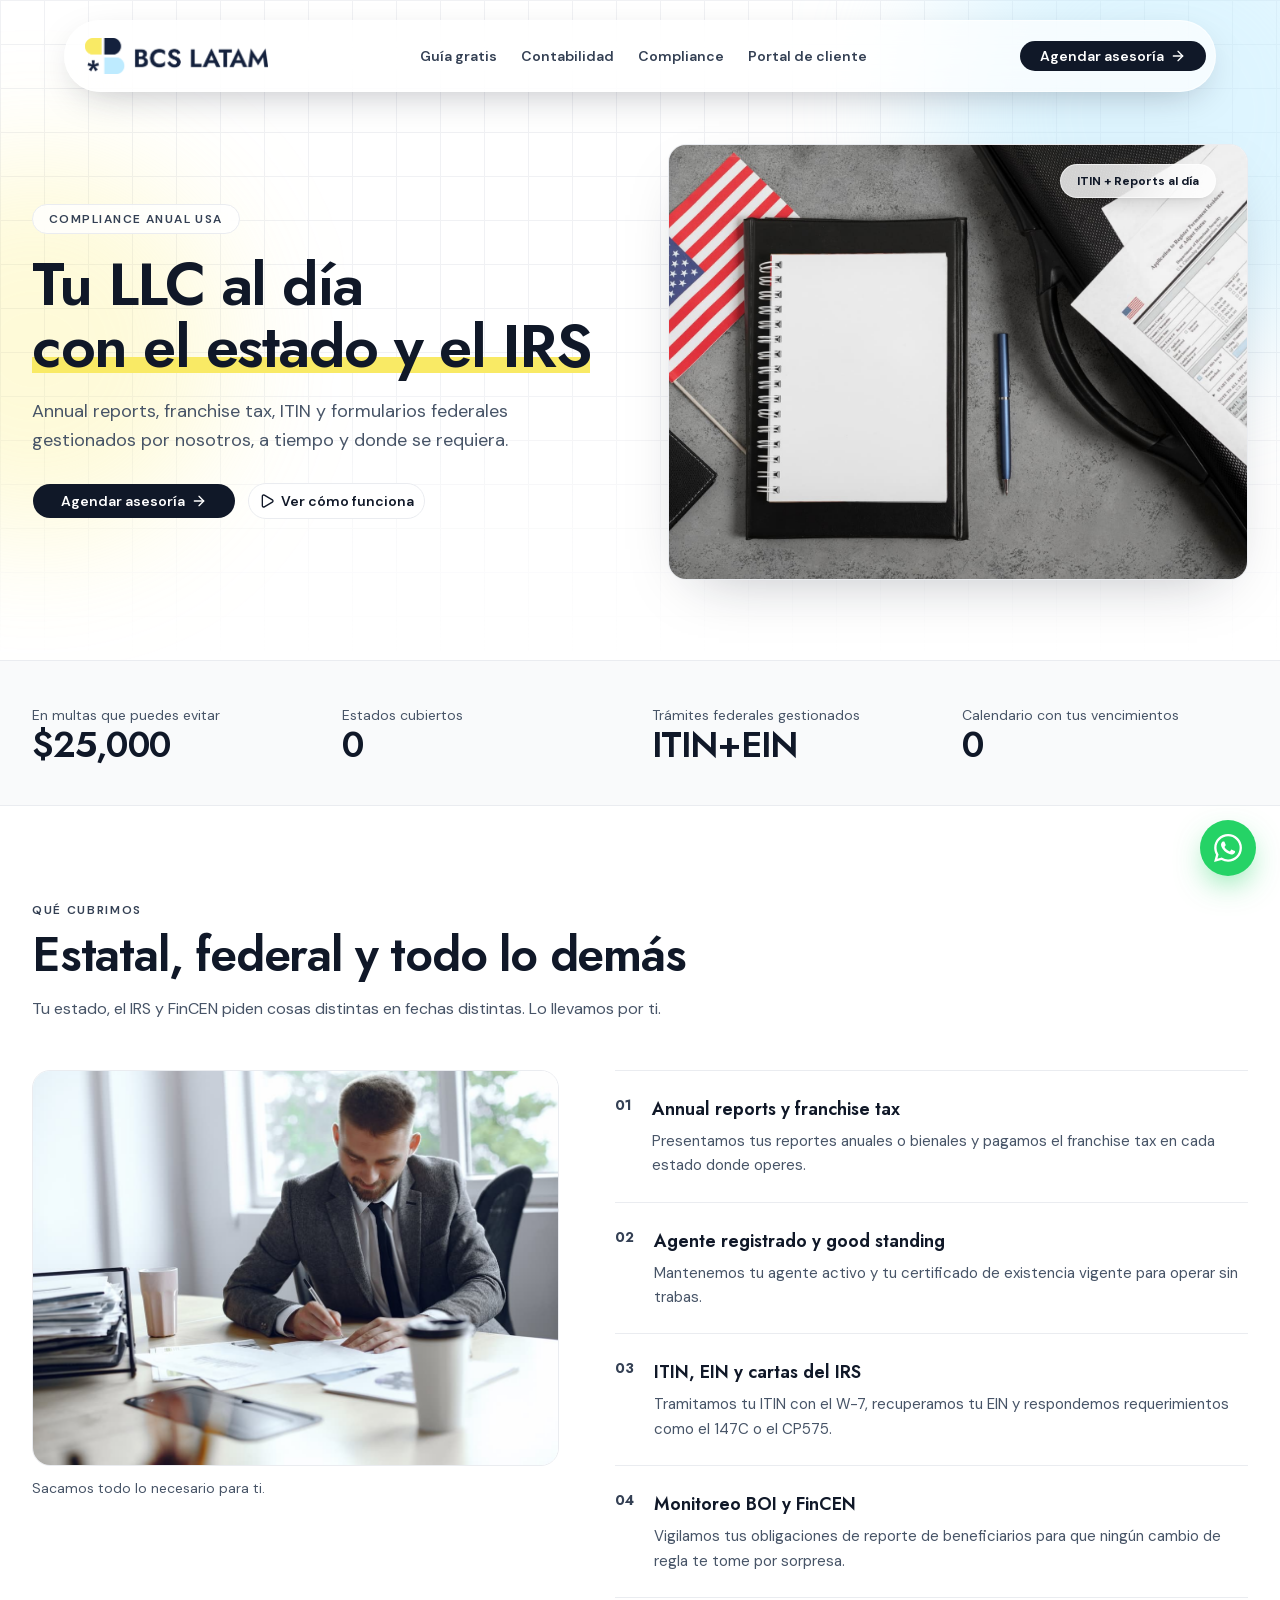
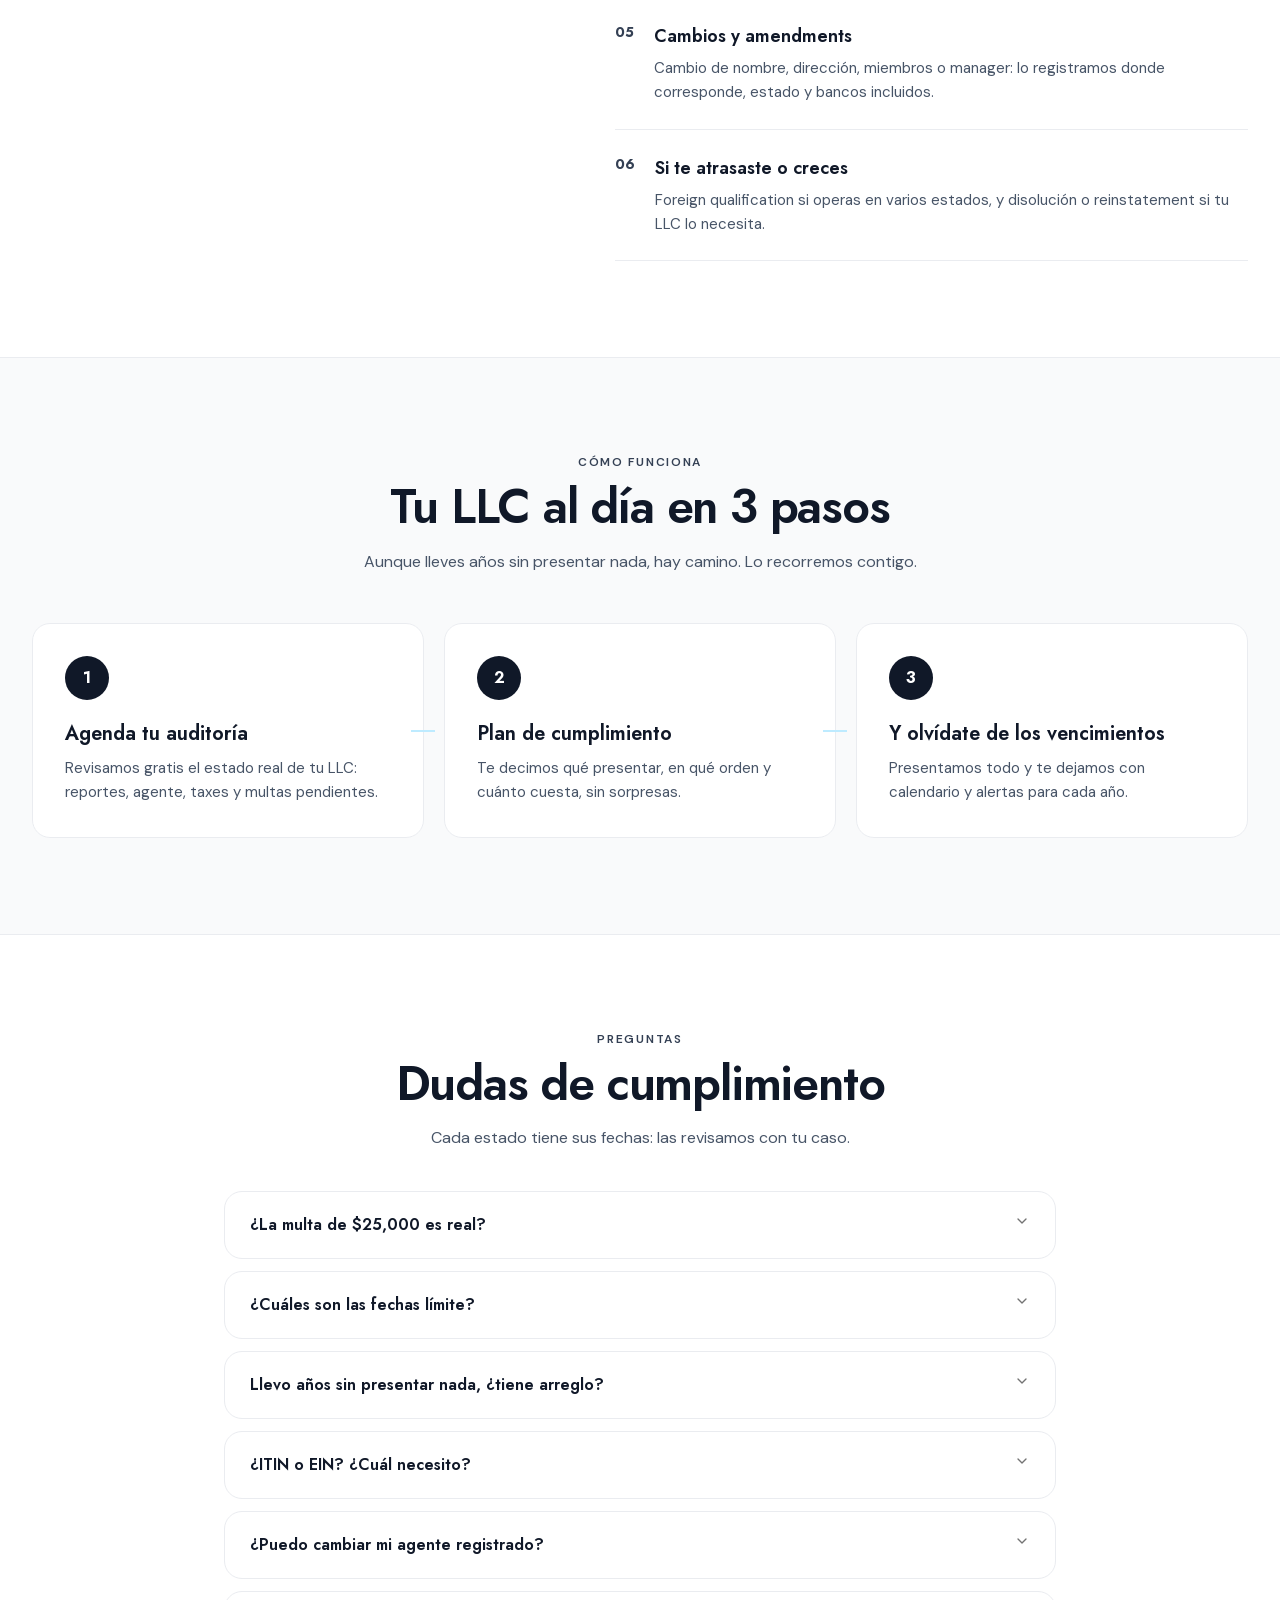
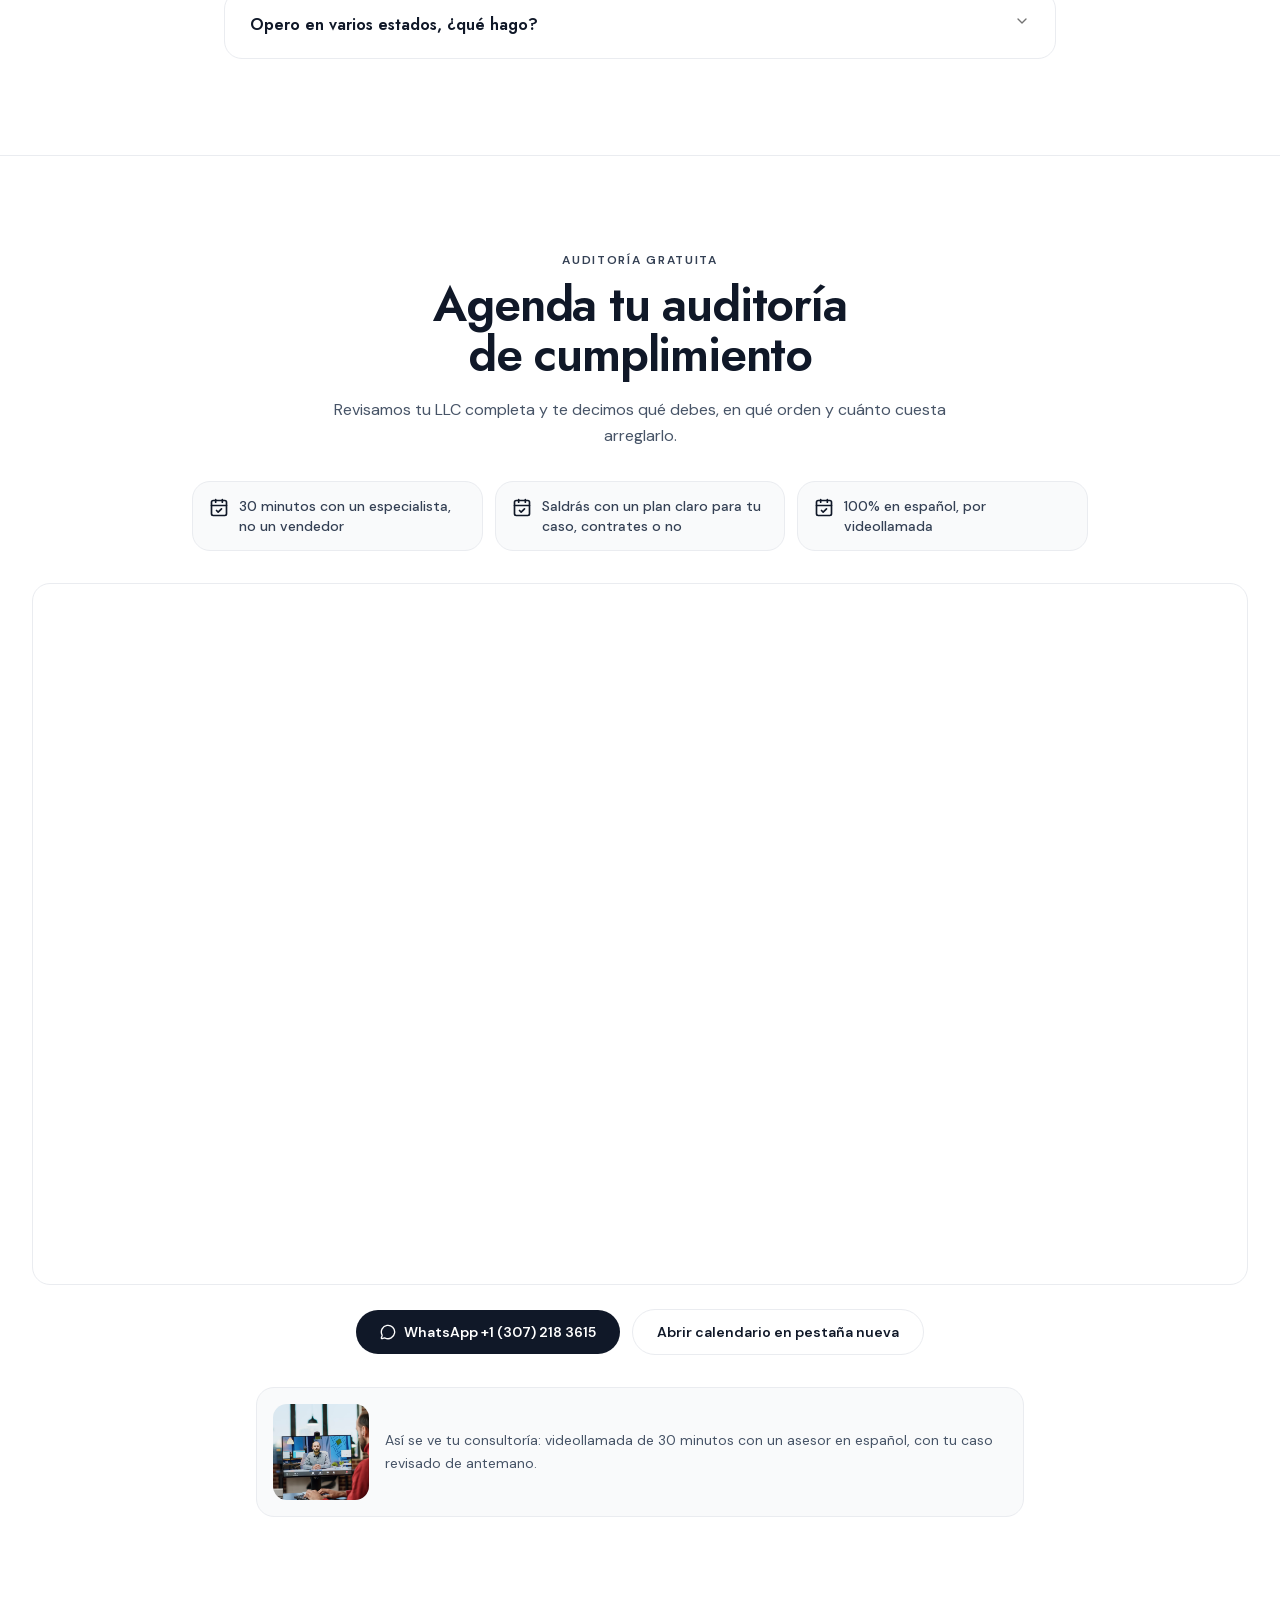
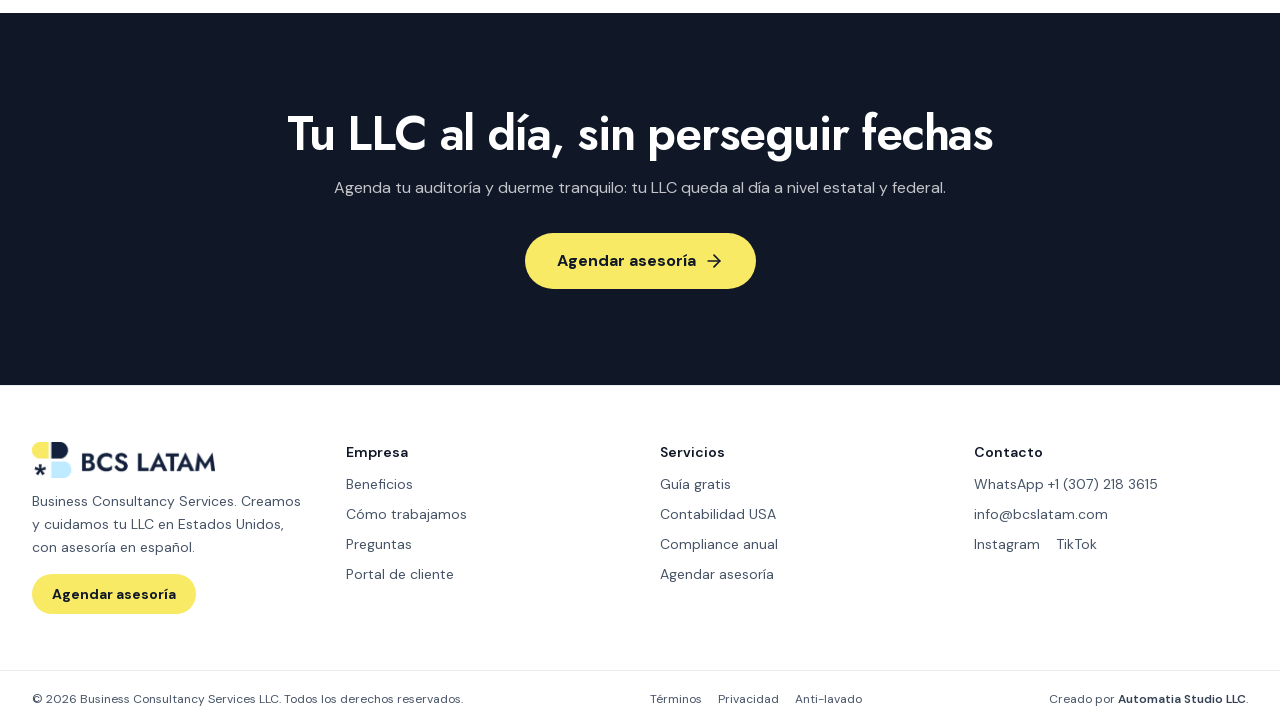
<file: compliance/index.html>
<!DOCTYPE html><html lang="es" data-scroll-behavior="smooth" class="jost_fabca609-module__LNGdqW__variable dm_sans_cbdc3b57-module__JuT0dG__variable h-full scroll-smooth antialiased"><head><meta charSet="utf-8"/><meta name="viewport" content="width=device-width, initial-scale=1"/><link rel="preload" as="image" href="../images/logo-bcs-latam.png" fetchPriority="high"/><link rel="preload" as="image" href="../images/hero-noresidentes.jpg"/><link rel="stylesheet" href="../_next/static/chunks/253co0rtc8ajt.css" data-precedence="next"/><link rel="preload" as="script" fetchPriority="low" href="../_next/static/chunks/0jvhpaew_uadu.js"/><script src="../_next/static/chunks/19mx3mg6lkumu.js" async=""></script><script src="../_next/static/chunks/1wp_82-220bdp.js" async=""></script><script src="../_next/static/chunks/0erpg4rnzkm4w.js" async=""></script><script src="../_next/static/chunks/turbopack-2m6es10re54j4.js" async=""></script><script src="../_next/static/chunks/0h2qsuyze9ds1.js" async=""></script><script src="../_next/static/chunks/1rd11iav0966-.js" async=""></script><script src="../_next/static/chunks/3agincrlsmw29.js" async=""></script><script src="../_next/static/chunks/3g6kw6u7vrmy1.js" async=""></script><link rel="preload" href="https://www.googletagmanager.com/gtag/js?id=G-PBPMS2BMSN" as="script"/><meta name="next-size-adjust" content=""/><title>Compliance anual para tu LLC: estatal y federal | BCS Latam</title><meta name="description" content="Si tienes una LLC, TIENES que encargarte del cumplimiento anual. Annual reports, franchise tax, ITIN y formularios IRS gestionados por BCS Latam."/><meta property="og:title" content="BCS Latam | Tu LLC en Estados Unidos desde LATAM"/><meta property="og:description" content="Creamos tu LLC en Estados Unidos con EIN y agente registrado, y te acompañamos hasta cobrar en dólares. Asesoría en español."/><meta property="og:site_name" content="BCS Latam"/><meta property="og:locale" content="es_ES"/><meta property="og:type" content="website"/><meta name="twitter:card" content="summary"/><meta name="twitter:title" content="BCS Latam | Tu LLC en Estados Unidos desde LATAM"/><meta name="twitter:description" content="Creamos tu LLC en Estados Unidos con EIN y agente registrado, y te acompañamos hasta cobrar en dólares. Asesoría en español."/><link rel="icon" href="../favicon.ico?favicon.1lztotj-ll3r3.ico" sizes="48x48" type="image/x-icon"/><link rel="apple-touch-icon" href="../apple-icon.png?apple-icon.2mn8_-ubdnwzx.png" sizes="180x180" type="image/png"/><script src="../_next/static/chunks/0cz1d0mv5g_q7.js" noModule=""></script></head><body class="flex min-h-full flex-col bg-white font-sans text-body"><div hidden=""><!--$--><!--/$--></div><noscript><img height="1" width="1" style="display:none" src="https://www.facebook.com/tr?id=1901297420501892&amp;ev=PageView&amp;noscript=1" alt=""/></noscript><header class="fixed inset-x-3 top-3 z-50 md:inset-x-6 md:top-5" style="opacity:1;transform:none"><nav aria-label="Navegación principal" class="mx-auto flex h-16 max-w-6xl items-center justify-between gap-3 rounded-full border border-white/60 bg-white/70 pr-2 pl-4 shadow-[0_12px_40px_-16px_rgba(16,24,40,0.35)] backdrop-blur-xl md:h-[72px] md:pl-5"><a class="flex shrink-0 items-center" aria-label="BCS Latam, inicio" href="../index.html"><img alt="BCS Latam" fetchPriority="high" loading="eager" width="360" height="80" decoding="async" data-nimg="1" class="h-6 w-auto md:h-9" style="color:transparent" src="../images/logo-bcs-latam.png"/></a><div class="hidden items-center gap-6 lg:flex"><a class="text-sm font-semibold text-deep transition-colors hover:text-ink" href="../guia/">Guía gratis</a><a class="text-sm font-semibold text-deep transition-colors hover:text-ink" href="../contabilidad/">Contabilidad</a><a class="text-sm font-semibold text-deep transition-colors hover:text-ink" href="../compliance/">Compliance</a><a href="https://portal.bcslatam.com" target="_blank" rel="noreferrer" class="text-sm font-semibold text-deep transition-colors hover:text-ink">Portal de cliente</a></div><div class="flex items-center gap-2"><a data-slot="button" data-variant="default" data-size="default" class="group/button inline-flex shrink-0 items-center justify-center border border-transparent bg-clip-padding whitespace-nowrap transition-all outline-none select-none focus-visible:border-ring focus-visible:ring-3 focus-visible:ring-ring/50 active:not-aria-[haspopup]:translate-y-px disabled:pointer-events-none disabled:opacity-50 aria-invalid:border-destructive aria-invalid:ring-3 aria-invalid:ring-destructive/20 dark:aria-invalid:border-destructive/50 dark:aria-invalid:ring-destructive/40 [&amp;_svg]:pointer-events-none [&amp;_svg]:shrink-0 [&amp;_svg:not([class*=&#x27;size-&#x27;])]:size-4 h-8 gap-1.5 has-data-[icon=inline-end]:pr-2 has-data-[icon=inline-start]:pl-2 rounded-full bg-ink px-4 text-[13px] font-semibold text-white hover:bg-ink/90 active:scale-[0.97] md:px-5 md:text-sm" href="#agendar">Agendar asesoría<svg xmlns="http://www.w3.org/2000/svg" width="24" height="24" viewBox="0 0 24 24" fill="none" stroke="currentColor" stroke-width="2" stroke-linecap="round" stroke-linejoin="round" class="lucide lucide-arrow-right size-4" aria-hidden="true"><path d="M5 12h14"></path><path d="m12 5 7 7-7 7"></path></svg></a><button data-slot="sheet-trigger" data-variant="outline" data-size="icon" class="group/button inline-flex shrink-0 items-center justify-center border bg-clip-padding text-sm font-medium whitespace-nowrap transition-all outline-none select-none focus-visible:border-ring focus-visible:ring-3 focus-visible:ring-ring/50 active:not-aria-[haspopup]:translate-y-px disabled:pointer-events-none disabled:opacity-50 aria-invalid:border-destructive aria-invalid:ring-3 aria-invalid:ring-destructive/20 dark:aria-invalid:border-destructive/50 dark:aria-invalid:ring-destructive/40 [&amp;_svg]:pointer-events-none [&amp;_svg]:shrink-0 [&amp;_svg:not([class*=&#x27;size-&#x27;])]:size-4 hover:bg-muted hover:text-foreground aria-expanded:bg-muted aria-expanded:text-foreground dark:border-input dark:bg-input/30 dark:hover:bg-input/50 size-8 rounded-full border-hairline bg-white/80 lg:hidden" aria-label="Abrir menú" type="button" aria-haspopup="dialog" aria-expanded="false" data-state="closed"><svg xmlns="http://www.w3.org/2000/svg" width="24" height="24" viewBox="0 0 24 24" fill="none" stroke="currentColor" stroke-width="2" stroke-linecap="round" stroke-linejoin="round" class="lucide lucide-menu size-5" aria-hidden="true"><path d="M4 5h16"></path><path d="M4 12h16"></path><path d="M4 19h16"></path></svg></button></div></nav></header><main><section id="inicio" class="relative overflow-hidden bg-white"><div aria-hidden="true" class="bg-grid mask-fade-y absolute inset-0 opacity-70"></div><div aria-hidden="true" class="absolute -top-32 right-[-10%] size-[480px] rounded-full bg-mist/50 blur-3xl"></div><div aria-hidden="true" class="absolute top-40 left-[-12%] size-[380px] rounded-full bg-sun/25 blur-3xl"></div><div class="relative mx-auto grid max-w-7xl items-center gap-10 px-4 pt-28 pb-14 md:px-8 md:pt-36 md:pb-20 lg:grid-cols-2 lg:gap-14"><div><div style="opacity:1;transform:none"><p class="inline-flex items-center rounded-full border border-hairline bg-white/80 px-4 py-1.5 text-xs font-semibold tracking-[0.12em] text-deep uppercase backdrop-blur">Compliance anual USA</p></div><div style="opacity:1;transform:none"><h1 class="mt-5 font-display text-4xl leading-[1.02] font-semibold tracking-tight text-balance text-ink md:text-6xl">Tu LLC al día<!-- --> <span class="relative inline-block"><span class="relative z-10">con el estado y el IRS</span><span aria-hidden="true" class="absolute inset-x-0 bottom-1 z-0 h-3 bg-sun md:h-4"></span></span></h1></div><div style="opacity:1;transform:none"><p class="mt-5 max-w-[52ch] text-lg leading-relaxed text-body">Annual reports, franchise tax, ITIN y formularios federales gestionados por nosotros, a tiempo y donde se requiera.</p></div><div style="opacity:1;transform:none"><div class="mt-7 flex flex-wrap items-center gap-3"><a data-slot="button" data-variant="default" data-size="lg" class="group/button inline-flex shrink-0 items-center justify-center border border-transparent bg-clip-padding text-sm whitespace-nowrap transition-all outline-none select-none focus-visible:border-ring focus-visible:ring-3 focus-visible:ring-ring/50 active:not-aria-[haspopup]:translate-y-px disabled:pointer-events-none disabled:opacity-50 aria-invalid:border-destructive aria-invalid:ring-3 aria-invalid:ring-destructive/20 dark:aria-invalid:border-destructive/50 dark:aria-invalid:ring-destructive/40 [&amp;_svg]:pointer-events-none [&amp;_svg]:shrink-0 [&amp;_svg:not([class*=&#x27;size-&#x27;])]:size-4 h-9 gap-1.5 has-data-[icon=inline-end]:pr-2 has-data-[icon=inline-start]:pl-2 rounded-full bg-ink px-7 font-semibold text-white hover:bg-ink/90 active:scale-[0.97]" href="#agendar">Agendar asesoría<svg xmlns="http://www.w3.org/2000/svg" width="24" height="24" viewBox="0 0 24 24" fill="none" stroke="currentColor" stroke-width="2" stroke-linecap="round" stroke-linejoin="round" class="lucide lucide-arrow-right size-4" aria-hidden="true"><path d="M5 12h14"></path><path d="m12 5 7 7-7 7"></path></svg></a><a data-slot="button" data-variant="outline" data-size="lg" class="group/button inline-flex shrink-0 items-center justify-center border bg-clip-padding text-sm whitespace-nowrap transition-all outline-none select-none focus-visible:border-ring focus-visible:ring-3 focus-visible:ring-ring/50 active:not-aria-[haspopup]:translate-y-px disabled:pointer-events-none disabled:opacity-50 aria-invalid:border-destructive aria-invalid:ring-3 aria-invalid:ring-destructive/20 dark:aria-invalid:border-destructive/50 dark:aria-invalid:ring-destructive/40 [&amp;_svg]:pointer-events-none [&amp;_svg]:shrink-0 [&amp;_svg:not([class*=&#x27;size-&#x27;])]:size-4 hover:bg-muted hover:text-foreground aria-expanded:bg-muted aria-expanded:text-foreground dark:border-input dark:bg-input/30 dark:hover:bg-input/50 h-9 gap-1.5 px-2.5 has-data-[icon=inline-end]:pr-2 has-data-[icon=inline-start]:pl-2 rounded-full border-hairline bg-white/80 font-semibold text-ink backdrop-blur active:scale-[0.97]" href="#proceso"><svg xmlns="http://www.w3.org/2000/svg" width="24" height="24" viewBox="0 0 24 24" fill="none" stroke="currentColor" stroke-width="2" stroke-linecap="round" stroke-linejoin="round" class="lucide lucide-play size-4" aria-hidden="true"><path d="M5 5a2 2 0 0 1 3.008-1.728l11.997 6.998a2 2 0 0 1 .003 3.458l-12 7A2 2 0 0 1 5 19z"></path></svg>Ver cómo funciona</a></div></div></div><div class="relative" style="opacity:1;transform:none"><div class="overflow-hidden rounded-2xl border border-hairline bg-white shadow-[0_20px_60px_-30px_rgba(16,24,40,0.35)]"><img alt="Pasaporte, formularios y bandera de Estados Unidos sobre un escritorio" width="1600" height="1067" decoding="async" data-nimg="1" class="aspect-[4/3] w-full object-cover" style="color:transparent" src="../images/hero-noresidentes.jpg"/></div><div class="animate-float absolute top-5 right-4 md:right-8"><p class="rounded-full border border-white/60 bg-white/80 px-4 py-2 text-xs font-bold text-ink shadow-lg backdrop-blur-xl">ITIN + Reports al día</p></div></div></div></section><section aria-label="Datos de BCS Latam" class="border-y border-hairline bg-soft"><dl class="mx-auto grid max-w-7xl grid-cols-2 gap-6 px-4 py-10 md:grid-cols-4 md:px-8"><div style="opacity:1;transform:none"><div class="text-center md:text-left"><dt class="mt-1 block text-sm text-body">En multas que puedes evitar</dt><dd class="font-display text-3xl font-semibold tracking-tight text-ink md:text-4xl"><span>$25,000</span></dd></div></div><div style="opacity:1;transform:none"><div class="text-center md:text-left"><dt class="mt-1 block text-sm text-body">Estados cubiertos</dt><dd class="font-display text-3xl font-semibold tracking-tight text-ink md:text-4xl"><span>0</span></dd></div></div><div style="opacity:1;transform:none"><div class="text-center md:text-left"><dt class="mt-1 block text-sm text-body">Trámites federales gestionados</dt><dd class="font-display text-3xl font-semibold tracking-tight text-ink md:text-4xl"><span>ITIN+EIN</span></dd></div></div><div style="opacity:1;transform:none"><div class="text-center md:text-left"><dt class="mt-1 block text-sm text-body">Calendario con tus vencimientos</dt><dd class="font-display text-3xl font-semibold tracking-tight text-ink md:text-4xl"><span>0</span></dd></div></div></dl></section><section id="beneficios" class="scroll-mt-20 bg-white"><div class="mx-auto max-w-7xl px-4 py-16 md:px-8 md:py-24"><div class="max-w-2xl" style="opacity:1;transform:none"><p class="text-xs font-semibold tracking-[0.14em] uppercase text-deep">Qué cubrimos</p><h2 class="mt-3 font-display text-3xl font-semibold tracking-tight text-balance md:text-5xl md:leading-[1.05] text-ink">Estatal, federal y todo lo demás</h2><p class="mt-4 max-w-[65ch] text-base leading-relaxed text-body">Tu estado, el IRS y FinCEN piden cosas distintas en fechas distintas. Lo llevamos por ti.</p></div><div class="mt-12 grid gap-10 lg:grid-cols-[1fr_1.2fr] lg:gap-14"><div class="lg:sticky lg:top-28 lg:self-start"><div style="opacity:1;transform:none"><div class="overflow-hidden rounded-2xl border border-hairline"><img alt="Asesor firmando documentos de cumplimiento de una LLC" loading="lazy" width="1200" height="900" decoding="async" data-nimg="1" class="aspect-[4/3] w-full object-cover" style="color:transparent" src="../images/split-proceso.jpg"/></div><p class="mt-3 text-sm text-body">Sacamos todo lo necesario para ti.</p></div></div><ol class="divide-y divide-hairline border-y border-hairline"><div style="opacity:1;transform:none"><li class="flex gap-5 py-6"><span aria-hidden="true" class="font-display text-sm font-bold text-deep">01</span><div><h3 class="font-display text-lg font-semibold text-ink">Annual reports y franchise tax</h3><p class="mt-1.5 max-w-[60ch] text-[15px] leading-relaxed text-body">Presentamos tus reportes anuales o bienales y pagamos el franchise tax en cada estado donde operes.</p></div></li></div><div style="opacity:1;transform:none"><li class="flex gap-5 py-6"><span aria-hidden="true" class="font-display text-sm font-bold text-deep">02</span><div><h3 class="font-display text-lg font-semibold text-ink">Agente registrado y good standing</h3><p class="mt-1.5 max-w-[60ch] text-[15px] leading-relaxed text-body">Mantenemos tu agente activo y tu certificado de existencia vigente para operar sin trabas.</p></div></li></div><div style="opacity:1;transform:none"><li class="flex gap-5 py-6"><span aria-hidden="true" class="font-display text-sm font-bold text-deep">03</span><div><h3 class="font-display text-lg font-semibold text-ink">ITIN, EIN y cartas del IRS</h3><p class="mt-1.5 max-w-[60ch] text-[15px] leading-relaxed text-body">Tramitamos tu ITIN con el W-7, recuperamos tu EIN y respondemos requerimientos como el 147C o el CP575.</p></div></li></div><div style="opacity:1;transform:none"><li class="flex gap-5 py-6"><span aria-hidden="true" class="font-display text-sm font-bold text-deep">04</span><div><h3 class="font-display text-lg font-semibold text-ink">Monitoreo BOI y FinCEN</h3><p class="mt-1.5 max-w-[60ch] text-[15px] leading-relaxed text-body">Vigilamos tus obligaciones de reporte de beneficiarios para que ningún cambio de regla te tome por sorpresa.</p></div></li></div><div style="opacity:1;transform:none"><li class="flex gap-5 py-6"><span aria-hidden="true" class="font-display text-sm font-bold text-deep">05</span><div><h3 class="font-display text-lg font-semibold text-ink">Cambios y amendments</h3><p class="mt-1.5 max-w-[60ch] text-[15px] leading-relaxed text-body">Cambio de nombre, dirección, miembros o manager: lo registramos donde corresponde, estado y bancos incluidos.</p></div></li></div><div style="opacity:1;transform:none"><li class="flex gap-5 py-6"><span aria-hidden="true" class="font-display text-sm font-bold text-deep">06</span><div><h3 class="font-display text-lg font-semibold text-ink">Si te atrasaste o creces</h3><p class="mt-1.5 max-w-[60ch] text-[15px] leading-relaxed text-body">Foreign qualification si operas en varios estados, y disolución o reinstatement si tu LLC lo necesita.</p></div></li></div></ol></div></div></section><section id="proceso" class="scroll-mt-20 border-y border-hairline bg-soft"><div class="mx-auto max-w-7xl px-4 py-16 md:px-8 md:py-24"><div class="max-w-2xl mx-auto text-center" style="opacity:1;transform:none"><p class="text-xs font-semibold tracking-[0.14em] uppercase text-deep">Cómo funciona</p><h2 class="mt-3 font-display text-3xl font-semibold tracking-tight text-balance md:text-5xl md:leading-[1.05] text-ink">Tu LLC al día en 3 pasos</h2><p class="mt-4 max-w-[65ch] text-base leading-relaxed text-body">Aunque lleves años sin presentar nada, hay camino. Lo recorremos contigo.</p></div><ol class="mt-12 grid gap-5 md:grid-cols-3"><div style="opacity:1;transform:none"><li class="relative h-full rounded-2xl border border-hairline bg-white p-7 transition-transform duration-200 hover:-translate-y-1 md:p-8"><span aria-hidden="true" class="inline-flex size-11 items-center justify-center rounded-full bg-ink font-display text-base font-bold text-white">1</span><span aria-hidden="true" class="absolute top-1/2 -right-3 hidden h-0.5 w-6 bg-mist md:block"></span><h3 class="mt-5 font-display text-xl font-semibold text-ink">Agenda tu auditoría</h3><p class="mt-2 text-[15px] leading-relaxed text-body">Revisamos gratis el estado real de tu LLC: reportes, agente, taxes y multas pendientes.</p></li></div><div style="opacity:1;transform:none"><li class="relative h-full rounded-2xl border border-hairline bg-white p-7 transition-transform duration-200 hover:-translate-y-1 md:p-8"><span aria-hidden="true" class="inline-flex size-11 items-center justify-center rounded-full bg-ink font-display text-base font-bold text-white">2</span><span aria-hidden="true" class="absolute top-1/2 -right-3 hidden h-0.5 w-6 bg-mist md:block"></span><h3 class="mt-5 font-display text-xl font-semibold text-ink">Plan de cumplimiento</h3><p class="mt-2 text-[15px] leading-relaxed text-body">Te decimos qué presentar, en qué orden y cuánto cuesta, sin sorpresas.</p></li></div><div style="opacity:1;transform:none"><li class="relative h-full rounded-2xl border border-hairline bg-white p-7 transition-transform duration-200 hover:-translate-y-1 md:p-8"><span aria-hidden="true" class="inline-flex size-11 items-center justify-center rounded-full bg-ink font-display text-base font-bold text-white">3</span><h3 class="mt-5 font-display text-xl font-semibold text-ink">Y olvídate de los vencimientos</h3><p class="mt-2 text-[15px] leading-relaxed text-body">Presentamos todo y te dejamos con calendario y alertas para cada año.</p></li></div></ol></div></section><section id="preguntas" class="scroll-mt-20 bg-white"><div class="mx-auto max-w-4xl px-4 py-16 md:px-8 md:py-24"><div class="max-w-2xl mx-auto text-center" style="opacity:1;transform:none"><p class="text-xs font-semibold tracking-[0.14em] uppercase text-deep">Preguntas</p><h2 class="mt-3 font-display text-3xl font-semibold tracking-tight text-balance md:text-5xl md:leading-[1.05] text-ink">Dudas de cumplimiento</h2><p class="mt-4 max-w-[65ch] text-base leading-relaxed text-body">Cada estado tiene sus fechas: las revisamos con tu caso.</p></div><div class="mt-10" style="opacity:1;transform:none"><div data-slot="accordion" class="flex w-full flex-col space-y-3" data-orientation="vertical"><div data-state="closed" data-orientation="vertical" data-slot="accordion-item" class="not-last:border-b rounded-2xl border border-hairline bg-white px-6 data-[state=open]:bg-soft"><h3 data-orientation="vertical" data-state="closed" class="flex"><button type="button" aria-expanded="false" data-state="closed" data-orientation="vertical" id="radix-_R_3apbsnrb_" data-slot="accordion-trigger" class="group/accordion-trigger relative flex flex-1 items-start justify-between rounded-lg border border-transparent transition-all outline-none focus-visible:border-ring focus-visible:ring-3 focus-visible:ring-ring/50 focus-visible:after:border-ring disabled:pointer-events-none disabled:opacity-50 **:data-[slot=accordion-trigger-icon]:ml-auto **:data-[slot=accordion-trigger-icon]:size-4 **:data-[slot=accordion-trigger-icon]:text-muted-foreground py-5 text-left font-display text-base font-semibold text-ink hover:no-underline" data-radix-collection-item="">¿La multa de $25,000 es real?<svg xmlns="http://www.w3.org/2000/svg" width="24" height="24" viewBox="0 0 24 24" fill="none" stroke="currentColor" stroke-width="2" stroke-linecap="round" stroke-linejoin="round" class="lucide lucide-chevron-down pointer-events-none shrink-0 group-aria-expanded/accordion-trigger:hidden" aria-hidden="true" data-slot="accordion-trigger-icon"><path d="m6 9 6 6 6-6"></path></svg><svg xmlns="http://www.w3.org/2000/svg" width="24" height="24" viewBox="0 0 24 24" fill="none" stroke="currentColor" stroke-width="2" stroke-linecap="round" stroke-linejoin="round" class="lucide lucide-chevron-up pointer-events-none hidden shrink-0 group-aria-expanded/accordion-trigger:inline" aria-hidden="true" data-slot="accordion-trigger-icon"><path d="m18 15-6-6-6 6"></path></svg></button></h3><div data-state="closed" id="radix-_R_japbsnrb_" hidden="" role="region" aria-labelledby="radix-_R_3apbsnrb_" data-orientation="vertical" data-slot="accordion-content" class="overflow-hidden text-sm data-open:animate-accordion-down data-closed:animate-accordion-up" style="--radix-accordion-content-height:var(--radix-collapsible-content-height);--radix-accordion-content-width:var(--radix-collapsible-content-width)"></div></div><div data-state="closed" data-orientation="vertical" data-slot="accordion-item" class="not-last:border-b rounded-2xl border border-hairline bg-white px-6 data-[state=open]:bg-soft"><h3 data-orientation="vertical" data-state="closed" class="flex"><button type="button" aria-expanded="false" data-state="closed" data-orientation="vertical" id="radix-_R_5apbsnrb_" data-slot="accordion-trigger" class="group/accordion-trigger relative flex flex-1 items-start justify-between rounded-lg border border-transparent transition-all outline-none focus-visible:border-ring focus-visible:ring-3 focus-visible:ring-ring/50 focus-visible:after:border-ring disabled:pointer-events-none disabled:opacity-50 **:data-[slot=accordion-trigger-icon]:ml-auto **:data-[slot=accordion-trigger-icon]:size-4 **:data-[slot=accordion-trigger-icon]:text-muted-foreground py-5 text-left font-display text-base font-semibold text-ink hover:no-underline" data-radix-collection-item="">¿Cuáles son las fechas límite?<svg xmlns="http://www.w3.org/2000/svg" width="24" height="24" viewBox="0 0 24 24" fill="none" stroke="currentColor" stroke-width="2" stroke-linecap="round" stroke-linejoin="round" class="lucide lucide-chevron-down pointer-events-none shrink-0 group-aria-expanded/accordion-trigger:hidden" aria-hidden="true" data-slot="accordion-trigger-icon"><path d="m6 9 6 6 6-6"></path></svg><svg xmlns="http://www.w3.org/2000/svg" width="24" height="24" viewBox="0 0 24 24" fill="none" stroke="currentColor" stroke-width="2" stroke-linecap="round" stroke-linejoin="round" class="lucide lucide-chevron-up pointer-events-none hidden shrink-0 group-aria-expanded/accordion-trigger:inline" aria-hidden="true" data-slot="accordion-trigger-icon"><path d="m18 15-6-6-6 6"></path></svg></button></h3><div data-state="closed" id="radix-_R_lapbsnrb_" hidden="" role="region" aria-labelledby="radix-_R_5apbsnrb_" data-orientation="vertical" data-slot="accordion-content" class="overflow-hidden text-sm data-open:animate-accordion-down data-closed:animate-accordion-up" style="--radix-accordion-content-height:var(--radix-collapsible-content-height);--radix-accordion-content-width:var(--radix-collapsible-content-width)"></div></div><div data-state="closed" data-orientation="vertical" data-slot="accordion-item" class="not-last:border-b rounded-2xl border border-hairline bg-white px-6 data-[state=open]:bg-soft"><h3 data-orientation="vertical" data-state="closed" class="flex"><button type="button" aria-expanded="false" data-state="closed" data-orientation="vertical" id="radix-_R_7apbsnrb_" data-slot="accordion-trigger" class="group/accordion-trigger relative flex flex-1 items-start justify-between rounded-lg border border-transparent transition-all outline-none focus-visible:border-ring focus-visible:ring-3 focus-visible:ring-ring/50 focus-visible:after:border-ring disabled:pointer-events-none disabled:opacity-50 **:data-[slot=accordion-trigger-icon]:ml-auto **:data-[slot=accordion-trigger-icon]:size-4 **:data-[slot=accordion-trigger-icon]:text-muted-foreground py-5 text-left font-display text-base font-semibold text-ink hover:no-underline" data-radix-collection-item="">Llevo años sin presentar nada, ¿tiene arreglo?<svg xmlns="http://www.w3.org/2000/svg" width="24" height="24" viewBox="0 0 24 24" fill="none" stroke="currentColor" stroke-width="2" stroke-linecap="round" stroke-linejoin="round" class="lucide lucide-chevron-down pointer-events-none shrink-0 group-aria-expanded/accordion-trigger:hidden" aria-hidden="true" data-slot="accordion-trigger-icon"><path d="m6 9 6 6 6-6"></path></svg><svg xmlns="http://www.w3.org/2000/svg" width="24" height="24" viewBox="0 0 24 24" fill="none" stroke="currentColor" stroke-width="2" stroke-linecap="round" stroke-linejoin="round" class="lucide lucide-chevron-up pointer-events-none hidden shrink-0 group-aria-expanded/accordion-trigger:inline" aria-hidden="true" data-slot="accordion-trigger-icon"><path d="m18 15-6-6-6 6"></path></svg></button></h3><div data-state="closed" id="radix-_R_napbsnrb_" hidden="" role="region" aria-labelledby="radix-_R_7apbsnrb_" data-orientation="vertical" data-slot="accordion-content" class="overflow-hidden text-sm data-open:animate-accordion-down data-closed:animate-accordion-up" style="--radix-accordion-content-height:var(--radix-collapsible-content-height);--radix-accordion-content-width:var(--radix-collapsible-content-width)"></div></div><div data-state="closed" data-orientation="vertical" data-slot="accordion-item" class="not-last:border-b rounded-2xl border border-hairline bg-white px-6 data-[state=open]:bg-soft"><h3 data-orientation="vertical" data-state="closed" class="flex"><button type="button" aria-expanded="false" data-state="closed" data-orientation="vertical" id="radix-_R_9apbsnrb_" data-slot="accordion-trigger" class="group/accordion-trigger relative flex flex-1 items-start justify-between rounded-lg border border-transparent transition-all outline-none focus-visible:border-ring focus-visible:ring-3 focus-visible:ring-ring/50 focus-visible:after:border-ring disabled:pointer-events-none disabled:opacity-50 **:data-[slot=accordion-trigger-icon]:ml-auto **:data-[slot=accordion-trigger-icon]:size-4 **:data-[slot=accordion-trigger-icon]:text-muted-foreground py-5 text-left font-display text-base font-semibold text-ink hover:no-underline" data-radix-collection-item="">¿ITIN o EIN? ¿Cuál necesito?<svg xmlns="http://www.w3.org/2000/svg" width="24" height="24" viewBox="0 0 24 24" fill="none" stroke="currentColor" stroke-width="2" stroke-linecap="round" stroke-linejoin="round" class="lucide lucide-chevron-down pointer-events-none shrink-0 group-aria-expanded/accordion-trigger:hidden" aria-hidden="true" data-slot="accordion-trigger-icon"><path d="m6 9 6 6 6-6"></path></svg><svg xmlns="http://www.w3.org/2000/svg" width="24" height="24" viewBox="0 0 24 24" fill="none" stroke="currentColor" stroke-width="2" stroke-linecap="round" stroke-linejoin="round" class="lucide lucide-chevron-up pointer-events-none hidden shrink-0 group-aria-expanded/accordion-trigger:inline" aria-hidden="true" data-slot="accordion-trigger-icon"><path d="m18 15-6-6-6 6"></path></svg></button></h3><div data-state="closed" id="radix-_R_papbsnrb_" hidden="" role="region" aria-labelledby="radix-_R_9apbsnrb_" data-orientation="vertical" data-slot="accordion-content" class="overflow-hidden text-sm data-open:animate-accordion-down data-closed:animate-accordion-up" style="--radix-accordion-content-height:var(--radix-collapsible-content-height);--radix-accordion-content-width:var(--radix-collapsible-content-width)"></div></div><div data-state="closed" data-orientation="vertical" data-slot="accordion-item" class="not-last:border-b rounded-2xl border border-hairline bg-white px-6 data-[state=open]:bg-soft"><h3 data-orientation="vertical" data-state="closed" class="flex"><button type="button" aria-expanded="false" data-state="closed" data-orientation="vertical" id="radix-_R_bapbsnrb_" data-slot="accordion-trigger" class="group/accordion-trigger relative flex flex-1 items-start justify-between rounded-lg border border-transparent transition-all outline-none focus-visible:border-ring focus-visible:ring-3 focus-visible:ring-ring/50 focus-visible:after:border-ring disabled:pointer-events-none disabled:opacity-50 **:data-[slot=accordion-trigger-icon]:ml-auto **:data-[slot=accordion-trigger-icon]:size-4 **:data-[slot=accordion-trigger-icon]:text-muted-foreground py-5 text-left font-display text-base font-semibold text-ink hover:no-underline" data-radix-collection-item="">¿Puedo cambiar mi agente registrado?<svg xmlns="http://www.w3.org/2000/svg" width="24" height="24" viewBox="0 0 24 24" fill="none" stroke="currentColor" stroke-width="2" stroke-linecap="round" stroke-linejoin="round" class="lucide lucide-chevron-down pointer-events-none shrink-0 group-aria-expanded/accordion-trigger:hidden" aria-hidden="true" data-slot="accordion-trigger-icon"><path d="m6 9 6 6 6-6"></path></svg><svg xmlns="http://www.w3.org/2000/svg" width="24" height="24" viewBox="0 0 24 24" fill="none" stroke="currentColor" stroke-width="2" stroke-linecap="round" stroke-linejoin="round" class="lucide lucide-chevron-up pointer-events-none hidden shrink-0 group-aria-expanded/accordion-trigger:inline" aria-hidden="true" data-slot="accordion-trigger-icon"><path d="m18 15-6-6-6 6"></path></svg></button></h3><div data-state="closed" id="radix-_R_rapbsnrb_" hidden="" role="region" aria-labelledby="radix-_R_bapbsnrb_" data-orientation="vertical" data-slot="accordion-content" class="overflow-hidden text-sm data-open:animate-accordion-down data-closed:animate-accordion-up" style="--radix-accordion-content-height:var(--radix-collapsible-content-height);--radix-accordion-content-width:var(--radix-collapsible-content-width)"></div></div><div data-state="closed" data-orientation="vertical" data-slot="accordion-item" class="not-last:border-b rounded-2xl border border-hairline bg-white px-6 data-[state=open]:bg-soft"><h3 data-orientation="vertical" data-state="closed" class="flex"><button type="button" aria-expanded="false" data-state="closed" data-orientation="vertical" id="radix-_R_dapbsnrb_" data-slot="accordion-trigger" class="group/accordion-trigger relative flex flex-1 items-start justify-between rounded-lg border border-transparent transition-all outline-none focus-visible:border-ring focus-visible:ring-3 focus-visible:ring-ring/50 focus-visible:after:border-ring disabled:pointer-events-none disabled:opacity-50 **:data-[slot=accordion-trigger-icon]:ml-auto **:data-[slot=accordion-trigger-icon]:size-4 **:data-[slot=accordion-trigger-icon]:text-muted-foreground py-5 text-left font-display text-base font-semibold text-ink hover:no-underline" data-radix-collection-item="">Opero en varios estados, ¿qué hago?<svg xmlns="http://www.w3.org/2000/svg" width="24" height="24" viewBox="0 0 24 24" fill="none" stroke="currentColor" stroke-width="2" stroke-linecap="round" stroke-linejoin="round" class="lucide lucide-chevron-down pointer-events-none shrink-0 group-aria-expanded/accordion-trigger:hidden" aria-hidden="true" data-slot="accordion-trigger-icon"><path d="m6 9 6 6 6-6"></path></svg><svg xmlns="http://www.w3.org/2000/svg" width="24" height="24" viewBox="0 0 24 24" fill="none" stroke="currentColor" stroke-width="2" stroke-linecap="round" stroke-linejoin="round" class="lucide lucide-chevron-up pointer-events-none hidden shrink-0 group-aria-expanded/accordion-trigger:inline" aria-hidden="true" data-slot="accordion-trigger-icon"><path d="m18 15-6-6-6 6"></path></svg></button></h3><div data-state="closed" id="radix-_R_tapbsnrb_" hidden="" role="region" aria-labelledby="radix-_R_dapbsnrb_" data-orientation="vertical" data-slot="accordion-content" class="overflow-hidden text-sm data-open:animate-accordion-down data-closed:animate-accordion-up" style="--radix-accordion-content-height:var(--radix-collapsible-content-height);--radix-accordion-content-width:var(--radix-collapsible-content-width)"></div></div></div></div></div></section><section id="agendar" class="scroll-mt-24 border-t border-hairline bg-white"><div class="mx-auto max-w-7xl px-4 py-16 md:px-8 md:py-24"><div class="max-w-2xl mx-auto text-center" style="opacity:1;transform:none"><p class="text-xs font-semibold tracking-[0.14em] uppercase text-deep">Auditoría gratuita</p><h2 class="mt-3 font-display text-3xl font-semibold tracking-tight text-balance md:text-5xl md:leading-[1.05] text-ink">Agenda tu auditoría de cumplimiento</h2><p class="mt-4 max-w-[65ch] text-base leading-relaxed text-body">Revisamos tu LLC completa y te decimos qué debes, en qué orden y cuánto cuesta arreglarlo.</p></div><div style="opacity:1;transform:none"><ul class="mx-auto mt-8 grid max-w-4xl gap-3 sm:grid-cols-3"><li class="flex items-start gap-2.5 rounded-2xl border border-hairline bg-soft px-4 py-3.5 text-sm font-medium text-deep"><svg xmlns="http://www.w3.org/2000/svg" width="24" height="24" viewBox="0 0 24 24" fill="none" stroke="currentColor" stroke-width="2" stroke-linecap="round" stroke-linejoin="round" class="lucide lucide-calendar-check mt-0.5 size-5 shrink-0 text-ink" aria-hidden="true"><path d="M8 2v3"></path><path d="M16 2v3"></path><rect x="3" y="3" width="18" height="18" rx="2"></rect><path d="M3 9h18"></path><path d="m9 15 2 2 4-4"></path></svg>30 minutos con un especialista, no un vendedor</li><li class="flex items-start gap-2.5 rounded-2xl border border-hairline bg-soft px-4 py-3.5 text-sm font-medium text-deep"><svg xmlns="http://www.w3.org/2000/svg" width="24" height="24" viewBox="0 0 24 24" fill="none" stroke="currentColor" stroke-width="2" stroke-linecap="round" stroke-linejoin="round" class="lucide lucide-calendar-check mt-0.5 size-5 shrink-0 text-ink" aria-hidden="true"><path d="M8 2v3"></path><path d="M16 2v3"></path><rect x="3" y="3" width="18" height="18" rx="2"></rect><path d="M3 9h18"></path><path d="m9 15 2 2 4-4"></path></svg>Saldrás con un plan claro para tu caso, contrates o no</li><li class="flex items-start gap-2.5 rounded-2xl border border-hairline bg-soft px-4 py-3.5 text-sm font-medium text-deep"><svg xmlns="http://www.w3.org/2000/svg" width="24" height="24" viewBox="0 0 24 24" fill="none" stroke="currentColor" stroke-width="2" stroke-linecap="round" stroke-linejoin="round" class="lucide lucide-calendar-check mt-0.5 size-5 shrink-0 text-ink" aria-hidden="true"><path d="M8 2v3"></path><path d="M16 2v3"></path><rect x="3" y="3" width="18" height="18" rx="2"></rect><path d="M3 9h18"></path><path d="m9 15 2 2 4-4"></path></svg>100% en español, por videollamada</li></ul></div><div class="mt-8" style="opacity:1;transform:none"><div class="overflow-hidden rounded-2xl border border-hairline bg-white"><div id="bcs-cal-inline" style="width:100%;height:100%;min-height:700px;overflow:auto"></div><div aria-hidden="true"></div></div></div><div style="opacity:1;transform:none"><div class="mt-6 flex flex-col items-center justify-center gap-3 sm:flex-row"><a href="https://wa.me/13072183615?text=Hola%20BCS%20Latam%2C%20quiero%20agendar%20una%20consultoria%20para%20abrir%20mi%20LLC%20en%20Estados%20Unidos.%20Mi%20nombre%20es%20" target="_blank" rel="noreferrer" class="inline-flex items-center gap-2 rounded-full bg-ink px-6 py-3 text-sm font-semibold text-white transition-transform hover:-translate-y-0.5 active:scale-[0.97]"><svg xmlns="http://www.w3.org/2000/svg" width="24" height="24" viewBox="0 0 24 24" fill="none" stroke="currentColor" stroke-width="2" stroke-linecap="round" stroke-linejoin="round" class="lucide lucide-message-circle size-4" aria-hidden="true"><path d="M2.992 16.342a2 2 0 0 1 .094 1.167l-1.065 3.29a1 1 0 0 0 1.236 1.168l3.413-.998a2 2 0 0 1 1.099.092 10 10 0 1 0-4.777-4.719"></path></svg>WhatsApp <!-- -->+1 (307) 218 3615</a><a href="https://cal.com/bcslatam/asesoria" target="_blank" rel="noreferrer" class="inline-flex items-center gap-2 rounded-full border border-hairline bg-white px-6 py-3 text-sm font-semibold text-ink transition-transform hover:-translate-y-0.5 active:scale-[0.97]">Abrir calendario en pestaña nueva</a></div><div class="mx-auto mt-8 flex max-w-3xl items-center gap-4 overflow-hidden rounded-2xl border border-hairline bg-soft p-4"><img alt="Asesor de BCS Latam en videollamada" loading="lazy" width="400" height="300" decoding="async" data-nimg="1" class="hidden size-24 shrink-0 rounded-xl object-cover sm:block" style="color:transparent" src="../images/agendar-llamada.jpg"/><p class="text-sm leading-relaxed text-body">Así se ve tu consultoría: videollamada de 30 minutos con un asesor en español, con tu caso revisado de antemano.</p></div></div></div></section><section class="bg-ink"><div class="mx-auto max-w-7xl px-4 py-16 text-center md:px-8 md:py-24"><div style="opacity:1;transform:none"><h2 class="mx-auto max-w-3xl font-display text-3xl font-semibold tracking-tight text-balance text-white md:text-5xl md:leading-[1.05]">Tu LLC al día, sin perseguir fechas</h2><p class="mx-auto mt-4 max-w-[60ch] text-base leading-relaxed text-white/75">Agenda tu auditoría y duerme tranquilo: tu LLC queda al día a nivel estatal y federal.</p><a class="mt-8 inline-flex items-center gap-2 rounded-full bg-sun px-8 py-4 text-base font-bold text-ink transition-transform hover:-translate-y-0.5 active:scale-[0.97]" href="#agendar">Agendar asesoría<svg xmlns="http://www.w3.org/2000/svg" width="24" height="24" viewBox="0 0 24 24" fill="none" stroke="currentColor" stroke-width="2" stroke-linecap="round" stroke-linejoin="round" class="lucide lucide-arrow-right size-5" aria-hidden="true"><path d="M5 12h14"></path><path d="m12 5 7 7-7 7"></path></svg></a></div></div></section></main><!--$--><!--/$--><footer class="border-t border-hairline bg-white"><div class="mx-auto grid max-w-7xl gap-10 px-4 py-14 md:grid-cols-4 md:px-8"><div><a aria-label="BCS Latam, inicio" href="../index.html"><img alt="BCS Latam" loading="lazy" width="360" height="80" decoding="async" data-nimg="1" class="h-9 w-auto" style="color:transparent" src="../images/logo-bcs-latam.png"/></a><p class="mt-3 max-w-[32ch] text-sm leading-relaxed text-body">Business Consultancy Services. Creamos y cuidamos tu LLC en Estados Unidos, con asesoría en español.</p><a class="mt-4 inline-flex items-center rounded-full bg-sun px-5 py-2.5 text-sm font-bold text-ink transition-transform hover:-translate-y-0.5 active:scale-[0.97]" href="../agendar/">Agendar asesoría</a></div><nav aria-label="Empresa"><p class="text-sm font-semibold text-ink">Empresa</p><ul class="mt-3 space-y-2.5 text-sm text-body"><li><a class="hover:text-ink" href="../index.html#beneficios">Beneficios</a></li><li><a class="hover:text-ink" href="../index.html#proceso">Cómo trabajamos</a></li><li><a class="hover:text-ink" href="../index.html#preguntas">Preguntas</a></li><li><a href="https://portal.bcslatam.com" target="_blank" rel="noreferrer" class="hover:text-ink">Portal de cliente</a></li></ul></nav><nav aria-label="Servicios"><p class="text-sm font-semibold text-ink">Servicios</p><ul class="mt-3 space-y-2.5 text-sm text-body"><li><a class="hover:text-ink" href="../guia/">Guía gratis</a></li><li><a class="hover:text-ink" href="../contabilidad/">Contabilidad USA</a></li><li><a class="hover:text-ink" href="../compliance/">Compliance anual</a></li><li><a class="hover:text-ink" href="../agendar/">Agendar asesoría</a></li></ul></nav><div><p class="text-sm font-semibold text-ink">Contacto</p><ul class="mt-3 space-y-2.5 text-sm text-body"><li><a href="https://wa.me/13072183615?text=Hola%20BCS%20Latam%2C%20quiero%20agendar%20una%20consultoria%20para%20abrir%20mi%20LLC%20en%20Estados%20Unidos.%20Mi%20nombre%20es%20" target="_blank" rel="noreferrer" class="hover:text-ink">WhatsApp <!-- -->+1 (307) 218 3615</a></li><li><a href="mailto:info@bcslatam.com" class="hover:text-ink">info@bcslatam.com</a></li><li class="flex gap-4"><a href="https://www.instagram.com/bcs_latam" target="_blank" rel="noreferrer" class="hover:text-ink">Instagram</a><a href="https://www.tiktok.com/@bcs_latam" target="_blank" rel="noreferrer" class="hover:text-ink">TikTok</a></li></ul></div></div><div class="border-t border-hairline"><div class="mx-auto flex max-w-7xl flex-col gap-2 px-4 py-5 text-xs text-body sm:flex-row sm:items-center sm:justify-between md:px-8"><p>© 2026 Business Consultancy Services LLC. Todos los derechos reservados.</p><nav aria-label="Legal" class="flex flex-wrap gap-x-4 gap-y-1"><a class="hover:text-ink" href="/terminos/">Términos</a><a class="hover:text-ink" href="/privacidad/">Privacidad</a><a class="hover:text-ink" href="../antilavado/">Anti-lavado</a></nav><p>Creado por<!-- --> <a href="https://automatiastudio.com" target="_blank" rel="noreferrer" class="font-semibold text-deep hover:text-ink">Automatia Studio LLC</a>.</p></div></div></footer><a href="https://wa.me/13072183615?text=Hola%20BCS%20Latam%2C%20quiero%20agendar%20una%20consultoria%20para%20abrir%20mi%20LLC%20en%20Estados%20Unidos.%20Mi%20nombre%20es%20" target="_blank" rel="noreferrer" aria-label="Escríbenos por WhatsApp" class="fixed right-4 bottom-24 z-40 flex size-14 items-center justify-center rounded-full bg-[#25D366] shadow-[0_12px_32px_-8px_rgba(37,211,102,0.7)] transition-transform duration-200 hover:scale-110 active:scale-95 md:right-6 md:bottom-6"><svg viewBox="0 0 24 24" fill="currentColor" class="size-7 text-white" aria-hidden="true"><path d="M17.472 14.382c-.297-.149-1.758-.867-2.03-.967-.273-.099-.471-.148-.67.15-.197.297-.767.966-.94 1.164-.173.199-.347.223-.644.075-.297-.15-1.255-.463-2.39-1.475-.883-.788-1.48-1.761-1.653-2.059-.173-.297-.018-.458.13-.606.134-.133.298-.347.446-.52.149-.174.198-.298.298-.497.099-.198.05-.371-.025-.52-.075-.149-.669-1.612-.916-2.207-.242-.579-.487-.5-.669-.51-.173-.008-.371-.01-.57-.01-.198 0-.52.074-.792.372-.272.297-1.04 1.016-1.04 2.479 0 1.462 1.065 2.875 1.213 3.074.149.198 2.096 3.2 5.077 4.487.709.306 1.262.489 1.694.625.712.227 1.36.195 1.871.118.571-.085 1.758-.719 2.006-1.413.248-.694.248-1.289.173-1.413-.074-.124-.272-.198-.57-.347m-5.421 7.403h-.004a9.87 9.87 0 0 1-5.031-1.378l-.361-.214-3.741.982.998-3.648-.235-.374a9.86 9.86 0 0 1-1.51-5.26c.001-5.45 4.436-9.884 9.888-9.884 2.64 0 5.122 1.03 6.988 2.898a9.825 9.825 0 0 1 2.893 6.994c-.003 5.45-4.437 9.884-9.885 9.884m8.413-18.297A11.815 11.815 0 0 0 12.05 0C5.495 0 .16 5.335.157 11.892c0 2.096.547 4.142 1.588 5.945L.057 24l6.305-1.654a11.882 11.882 0 0 0 5.683 1.448h.005c6.554 0 11.89-5.335 11.893-11.893a11.821 11.821 0 0 0-3.48-8.413Z"></path></svg></a><script src="../_next/static/chunks/0jvhpaew_uadu.js" id="_R_" async=""></script><script>(self.__next_f=self.__next_f||[]).push([0])</script><script>self.__next_f.push([1,"1:\"$Sreact.fragment\"\n2:I[79520,[\"../_next/static/chunks/0h2qsuyze9ds1.js\",\"../_next/static/chunks/1rd11iav0966-.js\"],\"\"]\n4:I[39756,[\"../_next/static/chunks/0h2qsuyze9ds1.js\",\"../_next/static/chunks/1rd11iav0966-.js\"],\"default\"]\n5:I[37457,[\"../_next/static/chunks/0h2qsuyze9ds1.js\",\"../_next/static/chunks/1rd11iav0966-.js\"],\"default\"]\n6:I[22016,[\"../_next/static/chunks/0h2qsuyze9ds1.js\",\"../_next/static/chunks/1rd11iav0966-.js\",\"../_next/static/chunks/3agincrlsmw29.js\",\"../_next/static/chunks/3g6kw6u7vrmy1.js\"],\"\"]\n7:I[85437,[\"../_next/static/chunks/0h2qsuyze9ds1.js\",\"../_next/static/chunks/1rd11iav0966-.js\",\"../_next/static/chunks/3agincrlsmw29.js\",\"../_next/static/chunks/3g6kw6u7vrmy1.js\"],\"Image\"]\n12:I[68027,[\"../_next/static/chunks/0h2qsuyze9ds1.js\",\"../_next/static/chunks/1rd11iav0966-.js\"],\"default\",1]\n:HL[\"../_next/static/chunks/253co0rtc8ajt.css\",\"style\"]\n:HL[\"../_next/static/media/5c285b27cdda1fe8-s.p.2_mbdogr7ni8i.woff2\",\"font\",{\"crossOrigin\":\"\",\"type\":\"font/woff2\"}]\n:HL[\"../_next/static/media/81cef6a21128489e-s.p.2csanl8cs02r-.woff2\",\"font\",{\"crossOrigin\":\"\",\"type\":\"font/woff2\"}]\n3:[\"$\",\"img\",null,{\"height\":\"1\",\"width\":\"1\",\"style\":{\"display\":\"none\"},\"src\":\"https://www.facebook.com/tr?id=1901297420501892\u0026ev=PageView\u0026noscript=1\",\"alt\":\"\"}]\n10:X\n0:{\"P\":null,\"c\":[\"\",\"compliance\",\"\"],\"q\":\"\",\"i\":false,\"f\":[[[\"\",{\"children\":[\"compliance\",{\"children\":[\"__PAGE__\",{},\"$undefined\",\"$undefined\",4608]},\"$undefined\",\"$undefined\",4608]},\"$undefined\",\"$undefined\",4624],[[\"$\",\"$1\",\"c\",{\"children\":[[[\"$\",\"link\",\"0\",{\"rel\":\"stylesheet\",\"href\":\"../_next/static/chunks/253co0rtc8ajt.css\",\"precedence\":\"next\",\"crossOrigin\":\"$undefined\",\"nonce\":\"$undefined\"}],[\"$\",\"script\",\"script-0\",{\"src\":\"../_next/static/chunks/0h2qsuyze9ds1.js\",\"async\":true,\"nonce\":\"$undefined\"}],[\"$\",\"script\",\"script-1\",{\"src\":\"../_next/static/chunks/1rd11iav0966-.js\",\"async\":true,\"nonce\":\"$undefined\"}]],[\"$\",\"html\",null,{\"lang\":\"es\",\"data-scroll-behavior\":\"smooth\",\"className\":\"jost_fabca609-module__LNGdqW__variable dm_sans_cbdc3b57-module__JuT0dG__variable h-full scroll-smooth antialiased\",\"children\":[\"$\",\"body\",null,{\"className\":\"flex min-h-full flex-col bg-white font-sans text-body\",\"children\":[[\"$\",\"$L2\",null,{\"src\":\"https://www.googletagmanager.com/gtag/js?id=G-PBPMS2BMSN\",\"strategy\":\"afterInteractive\"}],[\"$\",\"$L2\",null,{\"id\":\"ga-init\",\"strategy\":\"afterInteractive\",\"children\":\"window.dataLayer = window.dataLayer || [];function gtag(){dataLayer.push(arguments);}gtag('js', new Date());gtag('config', 'G-PBPMS2BMSN');\"}],[\"$\",\"$L2\",null,{\"id\":\"meta-pixel\",\"strategy\":\"afterInteractive\",\"children\":\"!function(f,b,e,v,n,t,s){if(f.fbq)return;n=f.fbq=function(){n.callMethod?n.callMethod.apply(n,arguments):n.queue.push(arguments)};if(!f._fbq)f._fbq=n;n.push=n;n.loaded=!0;n.version='2.0';n.queue=[];t=b.createElement(e);t.async=!0;t.src=v;s=b.getElementsByTagName(e)[0];s.parentNode.insertBefore(t,s)}(window, document,'script','https://connect.facebook.net/en_US/fbevents.js');fbq('init', '1901297420501892');fbq('track', 'PageView');\"}],[\"$\",\"noscript\",null,{\"children\":\"$3\"}],[\"$\",\"$L4\",null,{\"parallelRouterKey\":\"children\",\"error\":\"$undefined\",\"errorStyles\":\"$undefined\",\"errorScripts\":\"$undefined\",\"template\":[\"$\",\"$L5\",null,{}],\"templateStyles\":\"$undefined\",\"templateScripts\":\"$undefined\",\"notFound\":[[[\"$\",\"title\",null,{\"children\":\"404: This page could not be found.\"}],[\"$\",\"div\",null,{\"style\":{\"fontFamily\":\"system-ui,\\\"Segoe UI\\\",Roboto,Helvetica,Arial,sans-serif,\\\"Apple Color Emoji\\\",\\\"Segoe UI Emoji\\\"\",\"height\":\"100vh\",\"textAlign\":\"center\",\"display\":\"flex\",\"flexDirection\":\"column\",\"alignItems\":\"center\",\"justifyContent\":\"center\"},\"children\":[\"$\",\"div\",null,{\"children\":[[\"$\",\"style\",null,{\"dangerouslySetInnerHTML\":{\"__html\":\"body{color:#000;background:#fff;margin:0}.next-error-h1{border-right:1px solid rgba(0,0,0,.3)}@media (prefers-color-scheme:dark){body{color:#fff;background:#000}.next-error-h1{border-right:1px solid rgba(255,255,255,.3)}}\"}}],[\"$\",\"h1\",null,{\"className\":\"next-error-h1\",\"style\":{\"display\":\"inline-block\",\"margin\":\"0 20px 0 0\",\"padding\":\"0 23px 0 0\",\"fontSize\":24,\"fontWeight\":500,\"verticalAlign\":\"top\",\"lineHeight\":\"49px\"},\"children\":404}],[\"$\",\"div\",null,{\"style\":{\"display\":\"inline-block\"},\"children\":[\"$\",\"h2\",null,{\"style\":{\"fontSize\":14,\"fontWeight\":400,\"lineHeight\":\"49px\",\"margin\":0},\"children\":\"This page could not be found.\"}]}]]}]}]],[]],\"forbidden\":\"$undefined\",\"unauthorized\":\"$undefined\"}],[\"$\",\"footer\",null,{\"className\":\"border-t border-hairline bg-white\",\"children\":[[\"$\",\"div\",null,{\"className\":\"mx-auto grid max-w-7xl gap-10 px-4 py-14 md:grid-cols-4 md:px-8\",\"children\":[[\"$\",\"div\",null,{\"children\":[[\"$\",\"$L6\",null,{\"href\":\"/\",\"aria-label\":\"BCS Latam, inicio\",\"children\":[\"$\",\"$L7\",null,{\"src\":\"../images/logo-bcs-latam.png\",\"alt\":\"BCS Latam\",\"width\":360,\"height\":80,\"className\":\"h-9 w-auto\"}]}],[\"$\",\"p\",null,{\"className\":\"mt-3 max-w-[32ch] text-sm leading-relaxed text-body\",\"children\":\"Business Consultancy Services. Creamos y cuidamos tu LLC en Estados Unidos, con asesoría en español.\"}],[\"$\",\"$L6\",null,{\"href\":\"../agendar/\",\"className\":\"mt-4 inline-flex items-center rounded-full bg-sun px-5 py-2.5 text-sm font-bold text-ink transition-transform hover:-translate-y-0.5 active:scale-[0.97]\",\"children\":\"Agendar asesoría\"}]]}],[\"$\",\"nav\",null,{\"aria-label\":\"Empresa\",\"children\":[[\"$\",\"p\",null,{\"className\":\"text-sm font-semibold text-ink\",\"children\":\"Empresa\"}],[\"$\",\"ul\",null,{\"className\":\"mt-3 space-y-2.5 text-sm text-body\",\"children\":[[\"$\",\"li\",null,{\"children\":[\"$\",\"$L6\",null,{\"href\":\"../index.html#beneficios\",\"className\":\"hover:text-ink\",\"children\":\"Beneficios\"}]}],[\"$\",\"li\",null,{\"children\":[\"$\",\"$L6\",null,{\"href\":\"../index.html#proceso\",\"className\":\"hover:text-ink\",\"children\":\"Cómo trabajamos\"}]}],\"$L8\",\"$L9\"]}]]}],\"$La\",\"$Lb\"]}],\"$Lc\"]}],\"$Ld\"]}]}]]}],{\"children\":[\"$Le\",{\"children\":[\"$Lf\",{},null,false,null]},null,false,\"$10\"]},null,false,null],\"$L11\",false]],\"m\":\"$undefined\",\"G\":[\"$12\",[\"$L13\"]],\"S\":true,\"h\":null,\"r\":\"$undefined\",\"s\":\"$undefined\",\"a\":\"$undefined\",\"l\":\"$undefined\",\"p\":\"$undefined\",\"d\":\"$undefined\",\"b\":\"O0LAt_DIuwXv3P50kNk33\"}\n15:I[55068,[\"../_next/static/chunks/0h2qsuyze9ds1.js\",\"../_next/static/chunks/1rd11iav0966-.js\",\"../_next/static/chunks/3agincrlsmw29.js\",\"../_next/static/chunks/3g6kw6u7vrmy1.js\"],\"SiteNav\"]\n16:I[28478,[\"../_next/static/chunks/0h2qsuyze9ds1.js\",\"../_next/static/chunks/1rd11iav0966-.js\",\"../_next/static/chunks/3agincrlsmw29.js\",\"../_next/static/chunks/3g6kw6u7vrmy1.js\"],\"Reveal\"]\n17:I[5014,[\"../_next/static/chunks/0h2qsuyze9ds1.js\",\"../_next/static/chunks/1rd11iav0966-.js\",\"../_next/static/chunks/3agincrlsmw29.js\",\"../_next/static/chunks/3g6kw6u7vrmy1.js\"],\"default\"]\n22:I[97367,[\"../_next/static/chunks/0h2qsuyze9ds1.js\",\"../_next/static/chunks/1rd11iav0966-.js\"],\"ViewportBoundary\"]\n24:I[97367,[\"../_next/static/chunks/0h2qsuyze9ds1.js\",\"../_next/static/chunks/1rd11iav0966-.js\"],\"MetadataBoundary\"]\n25:\"$Sreact.suspense\"\n8:[\"$\",\"li\",null,{\"children\":[\"$\",\"$L6\",null,{\"href\":\"../index.html#preguntas\",\"className\":\"hover:text-ink\",\"children\":\"Preguntas\"}]}]\n9:[\"$\",\"li\",null,{\"children\":[\"$\",\"a\",null,{\"href\":\"https://portal.bcslatam.com\",\"target\":\"_blank\",\"rel\":\"noreferrer\",\"className\":\"hover:text-ink\",\"children\":\"Portal de cliente\"}]}]\na:[\"$\",\"nav\",null,{\"aria-label\":\"Servicios\",\"children\":[[\"$\",\"p\",null,{\"className\":\"text-sm font-semibold text-ink\",\"children\":\"Servicios\"}],[\"$\",\"ul\",null,{\"className\":\"mt-3 space-y-2.5 text-sm text-body\",\"children\":[[\"$\",\"li\",null,{\"children\":[\"$\",\"$L6\",null,{\"href\":\"../guia/\",\"prefetch\":false,\"className\":\"hover:text-ink\",\"children\":\"Guía gratis\"}]}],[\"$\",\"li\",null,{\"children\":[\"$\",\"$L6\",null,{\"href\":\"../contabilidad/\",\"prefetch\":false,\"className\":\"hover:text-ink\",\"children\":\"Contabilidad USA\"}]}],[\"$\",\"li\",null,{\"children\":[\"$\",\"$L6\",null,{\"href\":\"../compliance/\",\"prefetch\":false,\"className\":\"hover:text-ink\",\"children\":\"Compliance anual\"}]}],[\"$\",\"li\",null,{\"children\":[\"$\",\"$L6\",null,{\"href\":\"../agendar/\",\"prefetch\":false,\"className\":\"hover:text-ink\",\"children\":\"Agendar asesoría\"}]}]]}]]}]\nb:[\"$\",\"div\",null,{\"children\":[[\"$\",\"p\",null,{\"className\":\"text-sm font-semibold text-ink\",\"children\":\"Contacto\"}],[\"$\",\"ul\",null,{\"className\":\"mt-3 space-y-2.5 text-sm text-body\",\"children\":[[\"$\",\"li\",null,{\"children\":[\"$\",\"a\",null,{\"href\":\"https://wa.me/13072183615?text=Hola%20BCS%20Latam%2C%20quiero%20agendar%20una%20consultoria%20para%20abrir%20mi%20LLC%20en%20Estados%20Unidos.%20Mi%20nombre%20es%20\",\"target\":\"_blank\",\"rel\":\"noreferrer\",\"className\":\"hover:text-ink\",\"children\":[\"WhatsApp \",\"+1 (307) 218 3615\"]}]}],[\"$\",\"li\",null,{\"children\":[\"$\",\"a\",null,{\"href\":\"mailto:info@bcslatam.com\",\"className\":\"hover:text-ink\",\"children\":\"info@bcslatam.com\"}]}],[\"$\",\"li\",null,{\"className\":\"flex gap-4\",\"children\":[[\"$\",\"a\",null,{\"href\":\"https://www.instagram.com/bcs_latam\",\"target\":\"_blank\",\"rel\":\"noreferrer\",\"className\":\"hover:text-ink\",\"children\":\"Instagram\"}],[\"$\",\"a\",null,{\"href\":\"https://www.tiktok.com/@bcs_latam\",\"target\":\"_blank\",\"rel\":\"noreferrer\",\"className\":\"hover:text-ink\",\"children\":\"TikTok\"}]]}]]}]]}]\nc:[\"$\",\"div\",null,{\"className\":\"border-t border-hairline\",\"children\":[\"$\",\"div\",null,{\"className\":\"mx-auto flex max-w-7xl flex-col gap-2 px-4 py-5 text-xs text-body sm:flex-row sm:items-center sm:justify-between md:px-8\",\"children\":[[\"$\",\"p\",null,{\"children\":\"© 2026 Business Consultancy Services LLC. Todos los derechos reservados.\"}],[\"$\",\"nav\",null,{\"aria-label\":\"Legal\",\"className\":\"flex flex-wrap gap-x-4 gap-y-1\",\"children\":[[\"$\",\"$L6\",null,{\"href\":\"/terminos/\",\"className\":\"hover:text-ink\",\"children\":\"Términos\"}],[\"$\",\"$L6\",null,{\"href\":\"/privacidad/\",\"className\":\"hover:text-ink\",\"children\":\"Privacidad\"}],[\"$\",\"$L6\",null,{\"href\":\"../antilavado/\",\"className\":\"hover:text-ink\",\"children\":\"Anti-lavado\"}]]}],[\"$\",\"p\",null,{\"children\":[\"Creado por\",\" \",[\"$\",\"a\",null,{\"href\":\"https://automatiastudio.com\",\"target\":\"_blank\",\"rel\":\"noreferrer\",\"className\":\"font-semibold text-deep hover:text-ink\",\"children\":\"Automatia Studio LLC\"}],\".\"]}]]}]}]\n14:T459,M17.472 14.382c-.297-.149-1.758-.867-2.03-.967-.273-.099-.471-.148-.67.15-.197.297-.767.966-.94 1.164-.173.199-.347.223-.644.075-.297-.15-1.255-.463-2.39-1.475-.883-.788-1.48-1.761-1.653-2.059-.173-.297-.018-.458.13-.606.134-.133.298-.347.446-.52.149-.174.198-.298.298-.497.099-.198.05-.371-.025-.52-.075-.149-.669-1.612-.916-2.207-.242-.579-.487-.5-.669-.51-.173-.008-.371-.01-.57-.01-.198 0-.52.074-.792.372-.272.297-1.04 1.016-1.04 2.479 0 1.462 1.065 2.875 1.213 3.074.149.198 2.096 3.2 5.077 4.487.709.306 1.262.489 1.694.625.712.227 1.36.195 1.871.118.571-.085 1.758-.719 2.006-1.413.248-.694.248-1.289.173-1.413-.074-.124-.272-.198-.57-.347m-5.421 7.403h-.004a9.87 9.87 0 0 1-5.031-1.378l-.361-.214-3.741.982.998-3.648-.235-.374a9.86 9.86 0 0 1-1.51-5.26c.001-5.45 4.436-9.884 9.888-9.884 2.64 0 5.122 1.03 6.988 2.898a9.825 9.825 0 0 1 2.893 6.994c-.003 5.45-4.437 9.884-9.885 9.884m8.413-18.297A11.815 11.815 0 0 0 12.05 0C5.495 0 .16 5.335.157 11.892c0 2.096.547 4.142 1.588 5.945L.057 24l6.305-1.654a11.882 11.882 0 0 0 5.683 1.448h.005c6.554 0 11.89-5.335 11.893-11.893a11.821 11.821 0 0 0-3.48-8.413Zd:[\"$\",\"a\",null,{\"href\":\"https://wa.me/13072183615?text=Hola%20BCS%20Latam%2C%20quiero%20agendar%20una%20consultoria%20para%20abrir%20mi%20LLC%20en%20Estados%20Unidos.%20Mi%20nombre%20es%20\",\"target\":\"_blank\",\"rel\":\"noreferrer\",\"aria-label\":\"Escríbenos por WhatsApp\",\"className\":\"fixed right-4 bottom-24 z-40 flex size-14 items-center justify-center rounded-full bg-[#25D366] shadow-[0_12px_32px_-8px_rgba(37,211,102,0.7)] transition-transform duration-200 hover:scale-110 active:scale-95 md:right-6 md:bottom-6\",\"children\":[\"$\",\"svg\",null,{\"viewBox\":\"0 0 24 24\",\"fill\":\"currentColor\",\"className\":\"size-7 text-white\",\"aria-hidden\":\"true\",\"children\":[\"$\",\"path\",null,{\"d\":\"$14\"}]}]}]\ne:[\"$\",\"$1\",\"c\",{\"children\":[null,[\"$\",\"$L4\",null,{\"parallelRouterKey\":\"children\",\"error\":\"$undefined\",\"errorStyles\":\"$undefined\",\"errorScripts\":\"$undefined\",\"template\":[\"$\",\"$L5\",null,{}],\"templateStyles\":\"$undefined\",\"templateScripts\":\"$undefined\",\"notFound\":\"$undefined\",\"forbidden\":\"$undefined\",\"unauthorized\":\"$undefined\"}]]}]\nf:[\"$\",\"$1\",\"c\",{\"children\":[[[\"$\",\"$L15\",null,{}],[\"$\",\"main\",null,{\"children\":[[\"$\",\"section\",null,{\"id\":\"inicio\",\"className\":\"relative overflow-hidden bg-white\",\"children\":[[\"$\",\"div\",null,{\"aria-hidden\":\"true\",\"className\":\"bg-grid mask-fade-y absolute inset-0 opacity-70\"}],[\"$\",\"div\",null,{\"aria-hidden\":\"true\",\"className\":\"absolute -top-32 right-[-10%] size-[480px] rounded-full bg-mist/50 blur-3xl\"}],[\"$\",\"div\",null,{\"aria-hidden\":\"true\",\"className\":\"absolute top-40 left-[-12%] size-[380px] rounded-full bg-sun/25 blur-3xl\"}],[\"$\",\"div\",null,{\"className\":\"relative mx-auto grid max-w-7xl items-center gap-10 px-4 pt-28 pb-14 md:px-8 md:pt-36 md:pb-20 lg:grid-cols-2 lg:gap-14\",\"children\":[[\"$\",\"div\",null,{\"children\":[[\"$\",\"$L16\",null,{\"children\":[\"$\",\"p\",null,{\"className\":\"inline-flex items-center rounded-full border border-hairline bg-white/80 px-4 py-1.5 text-xs font-semibold tracking-[0.12em] text-deep uppercase backdrop-blur\",\"children\":\"Compliance anual USA\"}]}],[\"$\",\"$L16\",null,{\"delay\":0.06,\"children\":[\"$\",\"h1\",null,{\"className\":\"mt-5 font-display text-4xl leading-[1.02] font-semibold tracking-tight text-balance text-ink md:text-6xl\",\"children\":[\"Tu LLC al día\",\" \",[\"$\",\"span\",null,{\"className\":\"relative inline-block\",\"children\":[[\"$\",\"span\",null,{\"className\":\"relative z-10\",\"children\":\"con el estado y el IRS\"}],[\"$\",\"span\",null,{\"aria-hidden\":\"true\",\"className\":\"absolute inset-x-0 bottom-1 z-0 h-3 bg-sun md:h-4\"}]]}]]}]}],[\"$\",\"$L16\",null,{\"delay\":0.12,\"children\":[\"$\",\"p\",null,{\"className\":\"mt-5 max-w-[52ch] text-lg leading-relaxed text-body\",\"children\":\"Annual reports, franchise tax, ITIN y formularios federales gestionados por nosotros, a tiempo y donde se requiera.\"}]}],[\"$\",\"$L16\",null,{\"delay\":0.18,\"children\":[\"$\",\"div\",null,{\"className\":\"mt-7 flex flex-wrap items-center gap-3\",\"children\":[[\"$\",\"$L6\",null,{\"href\":\"#agendar\",\"children\":[\"Agendar asesoría\",[\"$\",\"$L17\",null,{\"ref\":\"$undefined\",\"icon\":{\"name\":\"arrow-right\",\"size\":24,\"node\":[[\"path\",{\"d\":\"M5 12h14\",\"key\":\"1ays0h\"}],[\"path\",{\"d\":\"m12 5 7 7-7 7\",\"key\":\"xquz4c\"}]]},\"className\":\"size-4\",\"aria-hidden\":\"true\"}]],\"data-slot\":\"button\",\"data-variant\":\"default\",\"data-size\":\"lg\",\"className\":\"group/button inline-flex shrink-0 items-center justify-center border border-transparent bg-clip-padding text-sm whitespace-nowrap transition-all outline-none select-none focus-visible:border-ring focus-visible:ring-3 focus-visible:ring-ring/50 active:not-aria-[haspopup]:translate-y-px disabled:pointer-events-none disabled:opacity-50 aria-invalid:border-destructive aria-invalid:ring-3 aria-invalid:ring-destructive/20 dark:aria-invalid:border-destructive/50 dark:aria-invalid:ring-destructive/40 [\u0026_svg]:pointer-events-none [\u0026_svg]:shrink-0 [\u0026_svg:not([class*='size-'])]:size-4 h-9 gap-1.5 has-data-[icon=inline-end]:pr-2 has-data-[icon=inline-start]:pl-2 rounded-full bg-ink px-7 font-semibold text-white hover:bg-ink/90 active:scale-[0.97]\",\"ref\":null}],[\"$\",\"$L6\",null,{\"href\":\"#proceso\",\"children\":[[\"$\",\"$L17\",null,{\"ref\":\"$undefined\",\"icon\":{\"name\":\"play\",\"size\":24,\"node\":[[\"path\",{\"d\":\"M5 5a2 2 0 0 1 3.008-1.728l11.997 6.998a2 2 0 0 1 .003 3.458l-12 7A2 2 0 0 1 5 19z\",\"key\":\"10ikf1\"}]]},\"className\":\"size-4\",\"aria-hidden\":\"true\"}],\"Ver cómo funciona\"],\"data-slot\":\"button\",\"data-variant\":\"outline\",\"data-size\":\"lg\",\"className\":\"group/button inline-flex shrink-0 items-center justify-center border bg-clip-padding text-sm whitespace-nowrap transition-all outline-none select-none focus-visible:border-ring focus-visible:ring-3 focus-visible:ring-ring/50 active:not-aria-[haspopup]:translate-y-px disabled:pointer-events-none disabled:opacity-50 aria-invalid:border-destructive aria-invalid:ring-3 aria-invalid:ring-destructive/20 dark:aria-invalid:border-destructive/50 dark:aria-invalid:ring-destructive/40 [\u0026_svg]:pointer-events-none [\u0026_svg]:shrink-0 [\u0026_svg:not([class*='size-'])]:size-4 hover:bg-muted hover:text-foreground aria-expanded:bg-muted aria-expanded:text-foreground dark:border-input dark:bg-input/30 dark:hover:bg-input/50 h-9 gap-1.5 px-2.5 has-data-[icon=inline-end]:pr-2 has-data-[icon=inline-start]:pl-2 rounded-full border-hairline bg-white/80 font-semibold text-ink backdrop-blur active:scale-[0.97]\",\"ref\":null}]]}]}]]}],\"$L18\"]}]]}],\"$L19\",\"$L1a\",\"$L1b\",\"$L1c\",\"$L1d\",\"$L1e\"]}]],[\"$L1f\",\"$L20\"],\"$L21\"]}]\n11:[\"$\",\"$1\",\"h\",{\"children\":[null,[\"$\",\"$L22\",null,{\"children\":\"$L23\"}],[\"$\",\"div\",null,{\"hidden\":true,\"children\":[\"$\",\"$L24\",null,{\"children\":[\"$\",\"$25\",null,{\"name\":\"Next.Metadata\",\"children\":\"$L26\"}]}]}],[\"$\",\"meta\",null,{\"name\":\"next-size-adjust\",\"content\":\"\"}]]}]\n13:[\"$\",\"link\",\"0\",{\"rel\":\"stylesheet\",\"href\":\"../_next/static/chunks/253co0rtc8ajt.css\",\"precedence\":\"next\",\"crossOrigin\":\"$undefined\",\"nonce\":\"$undefined\"}]\n"])</script><script>self.__next_f.push([1,"27:I[69451,[\"../_next/static/chunks/0h2qsuyze9ds1.js\",\"../_next/static/chunks/1rd11iav0966-.js\",\"../_next/static/chunks/3agincrlsmw29.js\",\"../_next/static/chunks/3g6kw6u7vrmy1.js\"],\"StatsBand\"]\n29:I[73443,[\"../_next/static/chunks/0h2qsuyze9ds1.js\",\"../_next/static/chunks/1rd11iav0966-.js\",\"../_next/static/chunks/3agincrlsmw29.js\",\"../_next/static/chunks/3g6kw6u7vrmy1.js\"],\"Accordion\"]\n2a:I[73443,[\"../_next/static/chunks/0h2qsuyze9ds1.js\",\"../_next/static/chunks/1rd11iav0966-.js\",\"../_next/static/chunks/3agincrlsmw29.js\",\"../_next/static/chunks/3g6kw6u7vrmy1.js\"],\"AccordionItem\"]\n2b:I[73443,[\"../_next/static/chunks/0h2qsuyze9ds1.js\",\"../_next/static/chunks/1rd11iav0966-.js\",\"../_next/static/chunks/3agincrlsmw29.js\",\"../_next/static/chunks/3g6kw6u7vrmy1.js\"],\"AccordionTrigger\"]\n2c:I[73443,[\"../_next/static/chunks/0h2qsuyze9ds1.js\",\"../_next/static/chunks/1rd11iav0966-.js\",\"../_next/static/chunks/3agincrlsmw29.js\",\"../_next/static/chunks/3g6kw6u7vrmy1.js\"],\"AccordionContent\"]\n2f:I[39749,[\"../_next/static/chunks/0h2qsuyze9ds1.js\",\"../_next/static/chunks/1rd11iav0966-.js\",\"../_next/static/chunks/3agincrlsmw29.js\",\"../_next/static/chunks/3g6kw6u7vrmy1.js\"],\"CalendarEmbed\"]\n30:I[97367,[\"../_next/static/chunks/0h2qsuyze9ds1.js\",\"../_next/static/chunks/1rd11iav0966-.js\"],\"OutletBoundary\"]\n10:C\n18:[\"$\",\"$L16\",null,{\"delay\":0.12,\"className\":\"relative\",\"children\":[[\"$\",\"div\",null,{\"className\":\"overflow-hidden rounded-2xl border border-hairline bg-white shadow-[0_20px_60px_-30px_rgba(16,24,40,0.35)]\",\"children\":[\"$\",\"$L7\",null,{\"src\":\"../images/hero-noresidentes.jpg\",\"alt\":\"Pasaporte, formularios y bandera de Estados Unidos sobre un escritorio\",\"width\":1600,\"height\":1067,\"priority\":true,\"className\":\"aspect-[4/3] w-full object-cover\"}]}],[\"$\",\"div\",null,{\"className\":\"animate-float absolute top-5 right-4 md:right-8\",\"children\":[\"$\",\"p\",null,{\"className\":\"rounded-full border border-white/60 bg-white/80 px-4 py-2 text-xs font-bold text-ink shadow-lg backdrop-blur-xl\",\"children\":\"ITIN + Reports al día\"}]}],null]}]\n19:[\"$\",\"$L27\",null,{\"stats\":[{\"value\":\"$$25,000\",\"label\":\"En multas que puedes evitar\"},{\"value\":\"50\",\"label\":\"Estados cubiertos\"},{\"value\":\"ITIN+EIN\",\"label\":\"Trámites federales gestionados\"},{\"value\":\"1\",\"label\":\"Calendario con tus vencimientos\"}]}]\n1a:[\"$\",\"section\",null,{\"id\":\"beneficios\",\"className\":\"scroll-mt-20 bg-white\",\"children\":[\"$\",\"div\",null,{\"className\":\"mx-auto max-w-7xl px-4 py-16 md:px-8 md:py-24\",\"children\":[[\"$\",\"$L16\",null,{\"className\":\"max-w-2xl\",\"children\":[[\"$\",\"p\",null,{\"className\":\"text-xs font-semibold tracking-[0.14em] uppercase text-deep\",\"children\":\"Qué cubrimos\"}],[\"$\",\"h2\",null,{\"className\":\"mt-3 font-display text-3xl font-semibold tracking-tight text-balance md:text-5xl md:leading-[1.05] text-ink\",\"children\":\"Estatal, federal y todo lo demás\"}],[\"$\",\"p\",null,{\"className\":\"mt-4 max-w-[65ch] text-base leading-relaxed text-body\",\"children\":\"Tu estado, el IRS y FinCEN piden cosas distintas en fechas distintas. Lo llevamos por ti.\"}],\"$undefined\"]}],[\"$\",\"div\",null,{\"className\":\"mt-12 grid gap-10 lg:grid-cols-[1fr_1.2fr] lg:gap-14\",\"children\":[[\"$\",\"div\",null,{\"className\":\"lg:sticky lg:top-28 lg:self-start\",\"children\":[\"$\",\"$L16\",null,{\"children\":[[\"$\",\"div\",null,{\"className\":\"overflow-hidden rounded-2xl border border-hairline\",\"children\":[\"$\",\"$L7\",null,{\"src\":\"../images/split-proceso.jpg\",\"alt\":\"Asesor firmando documentos de cumplimiento de una LLC\",\"width\":1200,\"height\":900,\"className\":\"aspect-[4/3] w-full object-cover\"}]}],[\"$\",\"p\",null,{\"className\":\"mt-3 text-sm text-body\",\"children\":\"Sacamos todo lo necesario para ti.\"}]]}]}],[\"$\",\"ol\",null,{\"className\":\"divide-y divide-hairline border-y border-hairline\",\"children\":[[\"$\",\"$L16\",\"Annual reports y franchise tax\",{\"delay\":0,\"children\":[\"$\",\"li\",null,{\"className\":\"flex gap-5 py-6\",\"children\":[[\"$\",\"span\",null,{\"aria-hidden\":\"true\",\"className\":\"font-display text-sm font-bold text-deep\",\"children\":\"01\"}],[\"$\",\"div\",null,{\"children\":[[\"$\",\"h3\",null,{\"className\":\"font-display text-lg font-semibold text-ink\",\"children\":\"Annual reports y franchise tax\"}],[\"$\",\"p\",null,{\"className\":\"mt-1.5 max-w-[60ch] text-[15px] leading-relaxed text-body\",\"children\":\"Presentamos tus reportes anuales o bienales y pagamos el franchise tax en cada estado donde operes.\"}]]}]]}]}],[\"$\",\"$L16\",\"Agente registrado y good standing\",{\"delay\":0.05,\"children\":[\"$\",\"li\",null,{\"className\":\"flex gap-5 py-6\",\"children\":[[\"$\",\"span\",null,{\"aria-hidden\":\"true\",\"className\":\"font-display text-sm font-bold text-deep\",\"children\":\"02\"}],[\"$\",\"div\",null,{\"children\":[[\"$\",\"h3\",null,{\"className\":\"font-display text-lg font-semibold text-ink\",\"children\":\"Agente registrado y good standing\"}],[\"$\",\"p\",null,{\"className\":\"mt-1.5 max-w-[60ch] text-[15px] leading-relaxed text-body\",\"children\":\"Mantenemos tu agente activo y tu certificado de existencia vigente para operar sin trabas.\"}]]}]]}]}],[\"$\",\"$L16\",\"ITIN, EIN y cartas del IRS\",{\"delay\":0.1,\"children\":[\"$\",\"li\",null,{\"className\":\"flex gap-5 py-6\",\"children\":[[\"$\",\"span\",null,{\"aria-hidden\":\"true\",\"className\":\"font-display text-sm font-bold text-deep\",\"children\":\"03\"}],[\"$\",\"div\",null,{\"children\":[[\"$\",\"h3\",null,{\"className\":\"font-display text-lg font-semibold text-ink\",\"children\":\"ITIN, EIN y cartas del IRS\"}],[\"$\",\"p\",null,{\"className\":\"mt-1.5 max-w-[60ch] text-[15px] leading-relaxed text-body\",\"children\":\"Tramitamos tu ITIN con el W-7, recuperamos tu EIN y respondemos requerimientos como el 147C o el CP575.\"}]]}]]}]}],[\"$\",\"$L16\",\"Monitoreo BOI y FinCEN\",{\"delay\":0.15000000000000002,\"children\":[\"$\",\"li\",null,{\"className\":\"flex gap-5 py-6\",\"children\":[[\"$\",\"span\",null,{\"aria-hidden\":\"true\",\"className\":\"font-display text-sm font-bold text-deep\",\"children\":\"04\"}],[\"$\",\"div\",null,{\"children\":[[\"$\",\"h3\",null,{\"className\":\"font-display text-lg font-semibold text-ink\",\"children\":\"Monitoreo BOI y FinCEN\"}],[\"$\",\"p\",null,{\"className\":\"mt-1.5 max-w-[60ch] text-[15px] leading-relaxed text-body\",\"children\":\"Vigilamos tus obligaciones de reporte de beneficiarios para que ningún cambio de regla te tome por sorpresa.\"}]]}]]}]}],[\"$\",\"$L16\",\"Cambios y amendments\",{\"delay\":0.2,\"children\":[\"$\",\"li\",null,{\"className\":\"flex gap-5 py-6\",\"children\":[[\"$\",\"span\",null,{\"aria-hidden\":\"true\",\"className\":\"font-display text-sm font-bold text-deep\",\"children\":\"05\"}],[\"$\",\"div\",null,{\"children\":[[\"$\",\"h3\",null,{\"className\":\"font-display text-lg font-semibold text-ink\",\"children\":\"Cambios y amendments\"}],[\"$\",\"p\",null,{\"className\":\"mt-1.5 max-w-[60ch] text-[15px] leading-relaxed text-body\",\"children\":\"Cambio de nombre, dirección, miembros o manager: lo registramos donde corresponde, estado y bancos incluidos.\"}]]}]]}]}],\"$L28\"]}]]}]]}]}]\n1b:[\"$\",\"section\",null,{\"id\":\"proceso\",\"className\":\"scroll-mt-20 border-y border-hairline bg-soft\",\"children\":[\"$\",\"div\",null,{\"className\":\"mx-auto max-w-7xl px-4 py-16 md:px-8 md:py-24\",\"children\":[[\"$\",\"$L16\",null,{\"className\":\"max-w-2xl mx-auto text-center\",\"children\":[[\"$\",\"p\",null,{\"className\":\"text-xs font-semibold tracking-[0.14em] uppercase text-deep\",\"children\":\"Cómo funciona\"}],[\"$\",\"h2\",null,{\"className\":\"mt-3 font-display text-3xl font-semibold tracking-tight text-balance md:text-5xl md:leading-[1.05] text-ink\",\"children\":\"Tu LLC al día en 3 pasos\"}],[\"$\",\"p\",null,{\"className\":\"mt-4 max-w-[65ch] text-base leading-relaxed text-body\",\"children\":\"Aunque lleves años sin presentar nada, hay camino. Lo recorremos contigo.\"}],\"$undefined\"]}],[\"$\",\"ol\",null,{\"className\":\"mt-12 grid gap-5 md:grid-cols-3\",\"children\":[[\"$\",\"$L16\",\"Agenda tu auditoría\",{\"delay\":0,\"children\":[\"$\",\"li\",null,{\"className\":\"relative h-full rounded-2xl border border-hairline bg-white p-7 transition-transform duration-200 hover:-translate-y-1 md:p-8\",\"children\":[[\"$\",\"span\",null,{\"aria-hidden\":\"true\",\"className\":\"inline-flex size-11 items-center justify-center rounded-full bg-ink font-display text-base font-bold text-white\",\"children\":1}],[\"$\",\"span\",null,{\"aria-hidden\":\"true\",\"className\":\"absolute top-1/2 -right-3 hidden h-0.5 w-6 bg-mist md:block\"}],[\"$\",\"h3\",null,{\"className\":\"mt-5 font-display text-xl font-semibold text-ink\",\"children\":\"Agenda tu auditoría\"}],[\"$\",\"p\",null,{\"className\":\"mt-2 text-[15px] leading-relaxed text-body\",\"children\":\"Revisamos gratis el estado real de tu LLC: reportes, agente, taxes y multas pendientes.\"}]]}]}],[\"$\",\"$L16\",\"Plan de cumplimiento\",{\"delay\":0.08,\"children\":[\"$\",\"li\",null,{\"className\":\"relative h-full rounded-2xl border border-hairline bg-white p-7 transition-transform duration-200 hover:-translate-y-1 md:p-8\",\"children\":[[\"$\",\"span\",null,{\"aria-hidden\":\"true\",\"className\":\"inline-flex size-11 items-center justify-center rounded-full bg-ink font-display text-base font-bold text-white\",\"children\":2}],[\"$\",\"span\",null,{\"aria-hidden\":\"true\",\"className\":\"absolute top-1/2 -right-3 hidden h-0.5 w-6 bg-mist md:block\"}],[\"$\",\"h3\",null,{\"className\":\"mt-5 font-display text-xl font-semibold text-ink\",\"children\":\"Plan de cumplimiento\"}],[\"$\",\"p\",null,{\"className\":\"mt-2 text-[15px] leading-relaxed text-body\",\"children\":\"Te decimos qué presentar, en qué orden y cuánto cuesta, sin sorpresas.\"}]]}]}],[\"$\",\"$L16\",\"Y olvídate de los vencimientos\",{\"delay\":0.16,\"children\":[\"$\",\"li\",null,{\"className\":\"relative h-full rounded-2xl border border-hairline bg-white p-7 transition-transform duration-200 hover:-translate-y-1 md:p-8\",\"children\":[[\"$\",\"span\",null,{\"aria-hidden\":\"true\",\"className\":\"inline-flex size-11 items-center justify-center rounded-full bg-ink font-display text-base font-bold text-white\",\"children\":3}],null,[\"$\",\"h3\",null,{\"className\":\"mt-5 font-display text-xl font-semibold text-ink\",\"children\":\"Y olvídate de los vencimientos\"}],[\"$\",\"p\",null,{\"className\":\"mt-2 text-[15px] leading-relaxed text-body\",\"children\":\"Presentamos todo y te dejamos con calendario y alertas para cada año.\"}]]}]}]]}]]}]}]\n1c:[\"$\",\"section\",null,{\"id\":\"preguntas\",\"className\":\"scroll-mt-20 bg-white\",\"children\":[\"$\",\"div\",null,{\"className\":\"mx-auto max-w-4xl px-4 py-16 md:px-8 md:py-24\",\"children\":[[\"$\",\"$L16\",null,{\"className\":\"max-w-2xl mx-auto text-center\",\"children\":[[\"$\",\"p\",null,{\"className\":\"text-xs font-semibold tracking-[0.14em] uppercase text-deep\",\"children\":\"Preguntas\"}],[\"$\",\"h2\",null,{\"className\":\"mt-3 font-display text-3xl font-semibold tracking-tight text-balance md:text-5xl md:leading-[1.05] text-ink\",\"children\":\"Dudas de cumplimiento\"}],[\"$\",\"p\",null,{\"className\":\"mt-4 max-w-[65ch] text-base leading-relaxed text-body\",\"children\":\"Cada estado tiene sus fechas: las revisamos con tu caso.\"}],\"$undefined\"]}],[\"$\",\"$L16\",null,{\"className\":\"mt-10\",\"children\":[\"$\",\"$L29\",null,{\"type\":\"single\",\"collapsible\":true,\"className\":\"space-y-3\",\"children\":[[\"$\",\"$L2a\",\"¿La multa de $25,000 es real?\",{\"value\":\"item-0\",\"className\":\"rounded-2xl border border-hairline bg-white px-6 data-[state=open]:bg-soft\",\"children\":[[\"$\",\"$L2b\",null,{\"className\":\"py-5 text-left font-display text-base font-semibold text-ink hover:no-underline\",\"children\":\"¿La multa de $25,000 es real?\"}],[\"$\",\"$L2c\",null,{\"className\":\"pb-5 text-[15px] leading-relaxed text-body\",\"children\":\"Sí: el no presentar el formulario 5472 puede costar $25,000 por año. A eso se suman multas estatales por reportes vencidos. Por eso el cumplimiento no se improvisa.\"}]]}],[\"$\",\"$L2a\",\"¿Cuáles son las fechas límite?\",{\"value\":\"item-1\",\"className\":\"rounded-2xl border border-hairline bg-white px-6 data-[state=open]:bg-soft\",\"children\":[[\"$\",\"$L2b\",null,{\"className\":\"py-5 text-left font-display text-base font-semibold text-ink hover:no-underline\",\"children\":\"¿Cuáles son las fechas límite?\"}],[\"$\",\"$L2c\",null,{\"className\":\"pb-5 text-[15px] leading-relaxed text-body\",\"children\":\"Dependen de tu estado (annual report y franchise tax) y del IRS (15 de abril para el 5472/1120 con posible extensión). En tu auditoría te damos tu calendario exacto.\"}]]}],[\"$\",\"$L2a\",\"Llevo años sin presentar nada, ¿tiene arreglo?\",{\"value\":\"item-2\",\"className\":\"rounded-2xl border border-hairline bg-white px-6 data-[state=open]:bg-soft\",\"children\":[[\"$\",\"$L2b\",null,{\"className\":\"py-5 text-left font-display text-base font-semibold text-ink hover:no-underline\",\"children\":\"Llevo años sin presentar nada, ¿tiene arreglo?\"}],[\"$\",\"$L2c\",null,{\"className\":\"pb-5 text-[15px] leading-relaxed text-body\",\"children\":\"En la mayoría de casos sí: reportes atrasados, multas y reinstatement tienen procedimiento. Primero auditamos, luego te decimos el plan y el costo real.\"}]]}],[\"$\",\"$L2a\",\"¿ITIN o EIN? ¿Cuál necesito?\",{\"value\":\"item-3\",\"className\":\"rounded-2xl border border-hairline bg-white px-6 data-[state=open]:bg-soft\",\"children\":[[\"$\",\"$L2b\",null,{\"className\":\"py-5 text-left font-display text-base font-semibold text-ink hover:no-underline\",\"children\":\"¿ITIN o EIN? ¿Cuál necesito?\"}],[\"$\",\"$L2c\",null,{\"className\":\"pb-5 text-[15px] leading-relaxed text-body\",\"children\":\"El EIN identifica a tu empresa; el ITIN te identifica a ti ante el IRS cuando no tienes SSN. Evaluamos tu caso y tramitamos el que te falte.\"}]]}],[\"$\",\"$L2a\",\"¿Puedo cambiar mi agente registrado?\",{\"value\":\"item-4\",\"className\":\"rounded-2xl border border-hairline bg-white px-6 data-[state=open]:bg-soft\",\"children\":[[\"$\",\"$L2b\",null,{\"className\":\"py-5 text-left font-display text-base font-semibold text-ink hover:no-underline\",\"children\":\"¿Puedo cambiar mi agente registrado?\"}],[\"$\",\"$L2c\",null,{\"className\":\"pb-5 text-[15px] leading-relaxed text-body\",\"children\":\"Sí, y es más común de lo que crees. Gestionamos el cambio en el estado y actualizamos IRS y bancos para que nada quede colgado.\"}]]}],[\"$\",\"$L2a\",\"Opero en varios estados, ¿qué hago?\",{\"value\":\"item-5\",\"className\":\"rounded-2xl border border-hairline bg-white px-6 data-[state=open]:bg-soft\",\"children\":[\"$L2d\",\"$L2e\"]}]]}]}]]}]}]\n32:I[27201,[\"../_next/static/chunks/0h2qsuyze9ds1.js\",\"../_next/static/chunks/1rd11iav0966-.js\"],\"IconMark\"]\n1d:[\"$\",\"section\",null,{\"id\":\"agendar\",\"className\":\"scroll-mt-24 border-t border-hairline bg-white\",\"children\":[\"$\",\"div\",null,{\"className\":\"mx-auto max-w-7xl px-4 py-16 md:px-8 md:py-24\",\"children\":[[\"$\",\"$L16\",null,{\"className\":\"max-w-2xl mx-auto text-center\",\"children\":[[\"$\",\"p\",null,{\"className\":\"text-xs font-semibold tracking-[0.14em] uppercase text-deep\",\"children\":\"Auditoría gratuita\"}],[\"$\",\"h2\",null,{\"className\":\"mt-3 font-display text-3xl font-semibold tracking-tight text-balance md:text-5xl md:leading-[1.05] text-ink\",\"children\":\"Agenda tu auditoría de cumplimiento\"}],[\"$\",\"p\",null,{\"className\":\"mt-4 max-w-[65ch] text-base leading-relaxed text-body\",\"children\":\"Revisamos tu LLC completa y te decimos qué debes, en qué orden y cuánto cuesta arreglarlo.\"}],\"$undefined\"]}],[\"$\",\"$L16\",null,{\"delay\":0.05,\"children\":[\"$\",\"ul\",null,{\"className\":\"mx-auto mt-8 grid max-w-4xl gap-3 sm:grid-cols-3\",\"children\":[[\"$\",\"li\",\"30 minutos con un especialista, no un vendedor\",{\"className\":\"flex items-start gap-2.5 rounded-2xl border border-hairline bg-soft px-4 py-3.5 text-sm font-medium text-deep\",\"children\":[[\"$\",\"$L17\",null,{\"ref\":\"$undefined\",\"icon\":{\"name\":\"calendar-check\",\"size\":24,\"node\":[[\"path\",{\"d\":\"M8 2v3\",\"key\":\"1ioesn\"}],[\"path\",{\"d\":\"M16 2v3\",\"key\":\"otl347\"}],[\"rect\",{\"x\":\"3\",\"y\":\"3\",\"width\":\"18\",\"height\":\"18\",\"rx\":\"2\",\"key\":\"h1oib\"}],[\"path\",{\"d\":\"M3 9h18\",\"key\":\"1pudct\"}],[\"path\",{\"d\":\"m9 15 2 2 4-4\",\"key\":\"1grp1n\"}]]},\"className\":\"mt-0.5 size-5 shrink-0 text-ink\",\"aria-hidden\":\"true\"}],\"30 minutos con un especialista, no un vendedor\"]}],[\"$\",\"li\",\"Saldrás con un plan claro para tu caso, contrates o no\",{\"className\":\"flex items-start gap-2.5 rounded-2xl border border-hairline bg-soft px-4 py-3.5 text-sm font-medium text-deep\",\"children\":[[\"$\",\"$L17\",null,{\"ref\":\"$undefined\",\"icon\":\"$1d:props:children:props:children:1:props:children:props:children:0:props:children:0:props:icon\",\"className\":\"mt-0.5 size-5 shrink-0 text-ink\",\"aria-hidden\":\"true\"}],\"Saldrás con un plan claro para tu caso, contrates o no\"]}],[\"$\",\"li\",\"100% en español, por videollamada\",{\"className\":\"flex items-start gap-2.5 rounded-2xl border border-hairline bg-soft px-4 py-3.5 text-sm font-medium text-deep\",\"children\":[[\"$\",\"$L17\",null,{\"ref\":\"$undefined\",\"icon\":\"$1d:props:children:props:children:1:props:children:props:children:0:props:children:0:props:icon\",\"className\":\"mt-0.5 size-5 shrink-0 text-ink\",\"aria-hidden\":\"true\"}],\"100% en español, por videollamada\"]}]]}]}],[\"$\",\"$L16\",null,{\"delay\":0.1,\"className\":\"mt-8\",\"children\":[\"$\",\"$L2f\",null,{}]}],[\"$\",\"$L16\",null,{\"delay\":0.15,\"children\":[[\"$\",\"div\",null,{\"className\":\"mt-6 flex flex-col items-center justify-center gap-3 sm:flex-row\",\"children\":[[\"$\",\"a\",null,{\"href\":\"https://wa.me/13072183615?text=Hola%20BCS%20Latam%2C%20quiero%20agendar%20una%20consultoria%20para%20abrir%20mi%20LLC%20en%20Estados%20Unidos.%20Mi%20nombre%20es%20\",\"target\":\"_blank\",\"rel\":\"noreferrer\",\"className\":\"inline-flex items-center gap-2 rounded-full bg-ink px-6 py-3 text-sm font-semibold text-white transition-transform hover:-translate-y-0.5 active:scale-[0.97]\",\"children\":[[\"$\",\"$L17\",null,{\"ref\":\"$undefined\",\"icon\":{\"name\":\"message-circle\",\"size\":24,\"node\":[[\"path\",{\"d\":\"M2.992 16.342a2 2 0 0 1 .094 1.167l-1.065 3.29a1 1 0 0 0 1.236 1.168l3.413-.998a2 2 0 0 1 1.099.092 10 10 0 1 0-4.777-4.719\",\"key\":\"1sd12s\"}]]},\"className\":\"size-4\",\"aria-hidden\":\"true\"}],\"WhatsApp \",\"+1 (307) 218 3615\"]}],[\"$\",\"a\",null,{\"href\":\"https://cal.com/bcslatam/asesoria\",\"target\":\"_blank\",\"rel\":\"noreferrer\",\"className\":\"inline-flex items-center gap-2 rounded-full border border-hairline bg-white px-6 py-3 text-sm font-semibold text-ink transition-transform hover:-translate-y-0.5 active:scale-[0.97]\",\"children\":\"Abrir calendario en pestaña nueva\"}]]}],[\"$\",\"div\",null,{\"className\":\"mx-auto mt-8 flex max-w-3xl items-center gap-4 overflow-hidden rounded-2xl border border-hairline bg-soft p-4\",\"children\":[[\"$\",\"$L7\",null,{\"src\":\"../images/agendar-llamada.jpg\",\"alt\":\"Asesor de BCS Latam en videollamada\",\"width\":400,\"height\":300,\"className\":\"hidden size-24 shrink-0 rounded-xl object-cover sm:block\"}],[\"$\",\"p\",null,{\"className\":\"text-sm leading-relaxed text-body\",\"children\":\"Así se ve tu consultoría: videollamada de 30 minutos con un asesor en español, con tu caso revisado de antemano.\"}]]}]]}]]}]}]\n"])</script><script>self.__next_f.push([1,"1e:[\"$\",\"section\",null,{\"className\":\"bg-ink\",\"children\":[\"$\",\"div\",null,{\"className\":\"mx-auto max-w-7xl px-4 py-16 text-center md:px-8 md:py-24\",\"children\":[\"$\",\"$L16\",null,{\"children\":[[\"$\",\"h2\",null,{\"className\":\"mx-auto max-w-3xl font-display text-3xl font-semibold tracking-tight text-balance text-white md:text-5xl md:leading-[1.05]\",\"children\":\"Tu LLC al día, sin perseguir fechas\"}],[\"$\",\"p\",null,{\"className\":\"mx-auto mt-4 max-w-[60ch] text-base leading-relaxed text-white/75\",\"children\":\"Agenda tu auditoría y duerme tranquilo: tu LLC queda al día a nivel estatal y federal.\"}],[\"$\",\"$L6\",null,{\"href\":\"#agendar\",\"className\":\"mt-8 inline-flex items-center gap-2 rounded-full bg-sun px-8 py-4 text-base font-bold text-ink transition-transform hover:-translate-y-0.5 active:scale-[0.97]\",\"children\":[\"Agendar asesoría\",[\"$\",\"$L17\",null,{\"ref\":\"$undefined\",\"icon\":\"$f:props:children:0:1:props:children:0:props:children:3:props:children:0:props:children:3:props:children:props:children:0:props:children:1:props:icon\",\"className\":\"size-5\",\"aria-hidden\":\"true\"}]]}]]}]}]}]\n1f:[\"$\",\"script\",\"script-0\",{\"src\":\"../_next/static/chunks/3agincrlsmw29.js\",\"async\":true,\"nonce\":\"$undefined\"}]\n20:[\"$\",\"script\",\"script-1\",{\"src\":\"../_next/static/chunks/3g6kw6u7vrmy1.js\",\"async\":true,\"nonce\":\"$undefined\"}]\n21:[\"$\",\"$L30\",null,{\"children\":[\"$\",\"$25\",null,{\"name\":\"Next.MetadataOutlet\",\"children\":\"$@31\"}]}]\n28:[\"$\",\"$L16\",\"Si te atrasaste o creces\",{\"delay\":0.2,\"children\":[\"$\",\"li\",null,{\"className\":\"flex gap-5 py-6\",\"children\":[[\"$\",\"span\",null,{\"aria-hidden\":\"true\",\"className\":\"font-display text-sm font-bold text-deep\",\"children\":\"06\"}],[\"$\",\"div\",null,{\"children\":[[\"$\",\"h3\",null,{\"className\":\"font-display text-lg font-semibold text-ink\",\"children\":\"Si te atrasaste o creces\"}],[\"$\",\"p\",null,{\"className\":\"mt-1.5 max-w-[60ch] text-[15px] leading-relaxed text-body\",\"children\":\"Foreign qualification si operas en varios estados, y disolución o reinstatement si tu LLC lo necesita.\"}]]}]]}]}]\n2d:[\"$\",\"$L2b\",null,{\"className\":\"py-5 text-left font-display text-base font-semibold text-ink hover:no-underline\",\"children\":\"Opero en varios estados, ¿qué hago?\"}]\n2e:[\"$\",\"$L2c\",null,{\"className\":\"pb-5 text-[15px] leading-relaxed text-body\",\"children\":\"Necesitas foreign qualification en cada estado donde tienes presencia real. Lo registramos y sumamos sus reportes a tu calendario.\"}]\n23:[[\"$\",\"meta\",\"0\",{\"charSet\":\"utf-8\"}],[\"$\",\"meta\",\"1\",{\"name\":\"viewport\",\"content\":\"width=device-width, initial-scale=1\"}]]\n26:[[\"$\",\"title\",\"0\",{\"children\":\"Compliance anual para tu LLC: estatal y federal | BCS Latam\"}],[\"$\",\"meta\",\"1\",{\"name\":\"description\",\"content\":\"Si tienes una LLC, TIENES que encargarte del cumplimiento anual. Annual reports, franchise tax, ITIN y formularios IRS gestionados por BCS Latam.\"}],[\"$\",\"meta\",\"2\",{\"property\":\"og:title\",\"content\":\"BCS Latam | Tu LLC en Estados Unidos desde LATAM\"}],[\"$\",\"meta\",\"3\",{\"property\":\"og:description\",\"content\":\"Creamos tu LLC en Estados Unidos con EIN y agente registrado, y te acompañamos hasta cobrar en dólares. Asesoría en español.\"}],[\"$\",\"meta\",\"4\",{\"property\":\"og:site_name\",\"content\":\"BCS Latam\"}],[\"$\",\"meta\",\"5\",{\"property\":\"og:locale\",\"content\":\"es_ES\"}],[\"$\",\"meta\",\"6\",{\"property\":\"og:type\",\"content\":\"website\"}],[\"$\",\"meta\",\"7\",{\"name\":\"twitter:card\",\"content\":\"summary\"}],[\"$\",\"meta\",\"8\",{\"name\":\"twitter:title\",\"content\":\"BCS Latam | Tu LLC en Estados Unidos desde LATAM\"}],[\"$\",\"meta\",\"9\",{\"name\":\"twitter:description\",\"content\":\"Creamos tu LLC en Estados Unidos con EIN y agente registrado, y te acompañamos hasta cobrar en dólares. Asesoría en español.\"}],[\"$\",\"link\",\"10\",{\"rel\":\"icon\",\"href\":\"../favicon.ico?favicon.1lztotj-ll3r3.ico\",\"sizes\":\"48x48\",\"type\":\"image/x-icon\"}],[\"$\",\"link\",\"11\",{\"rel\":\"apple-touch-icon\",\"href\":\"../apple-icon.png?apple-icon.2mn8_-ubdnwzx.png\",\"sizes\":\"180x180\",\"type\":\"image/png\"}],[\"$\",\"$L32\",\"12\",{}]]\n31:null\n"])</script></body></html>
</file>
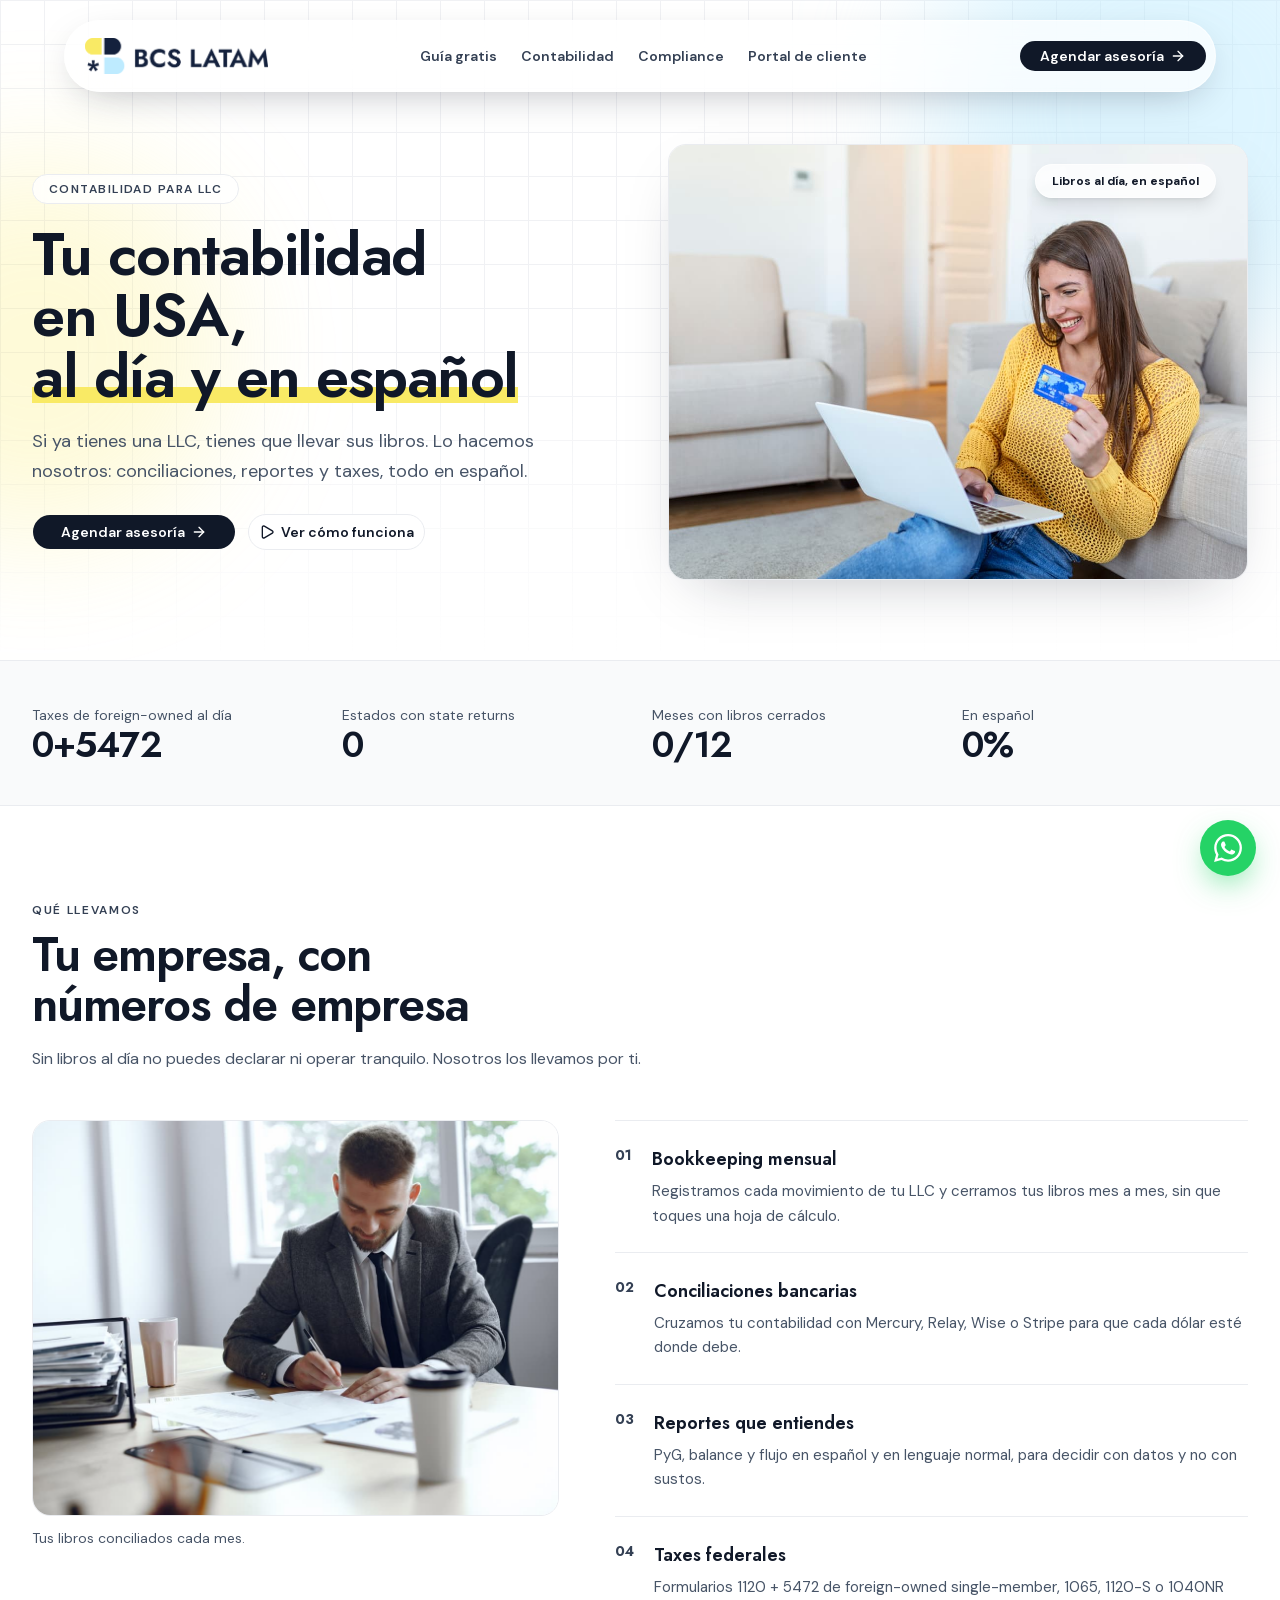
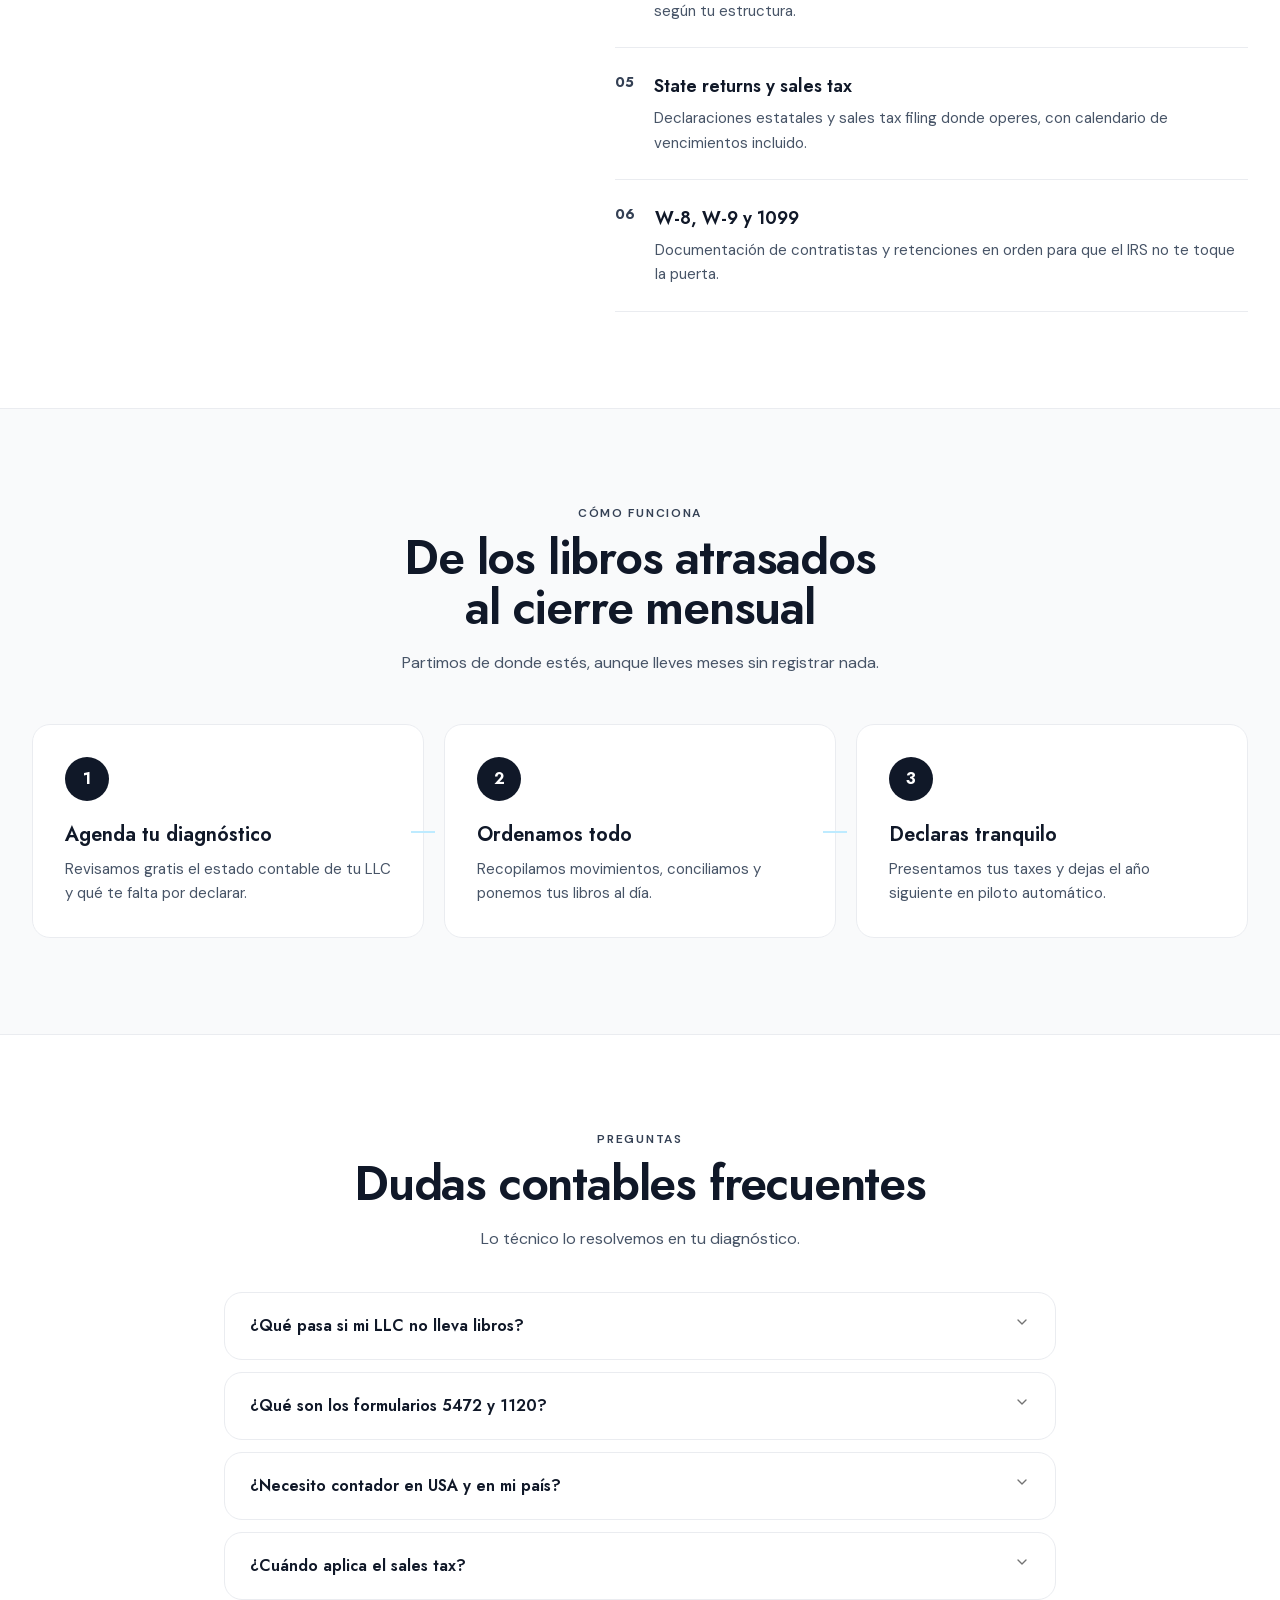
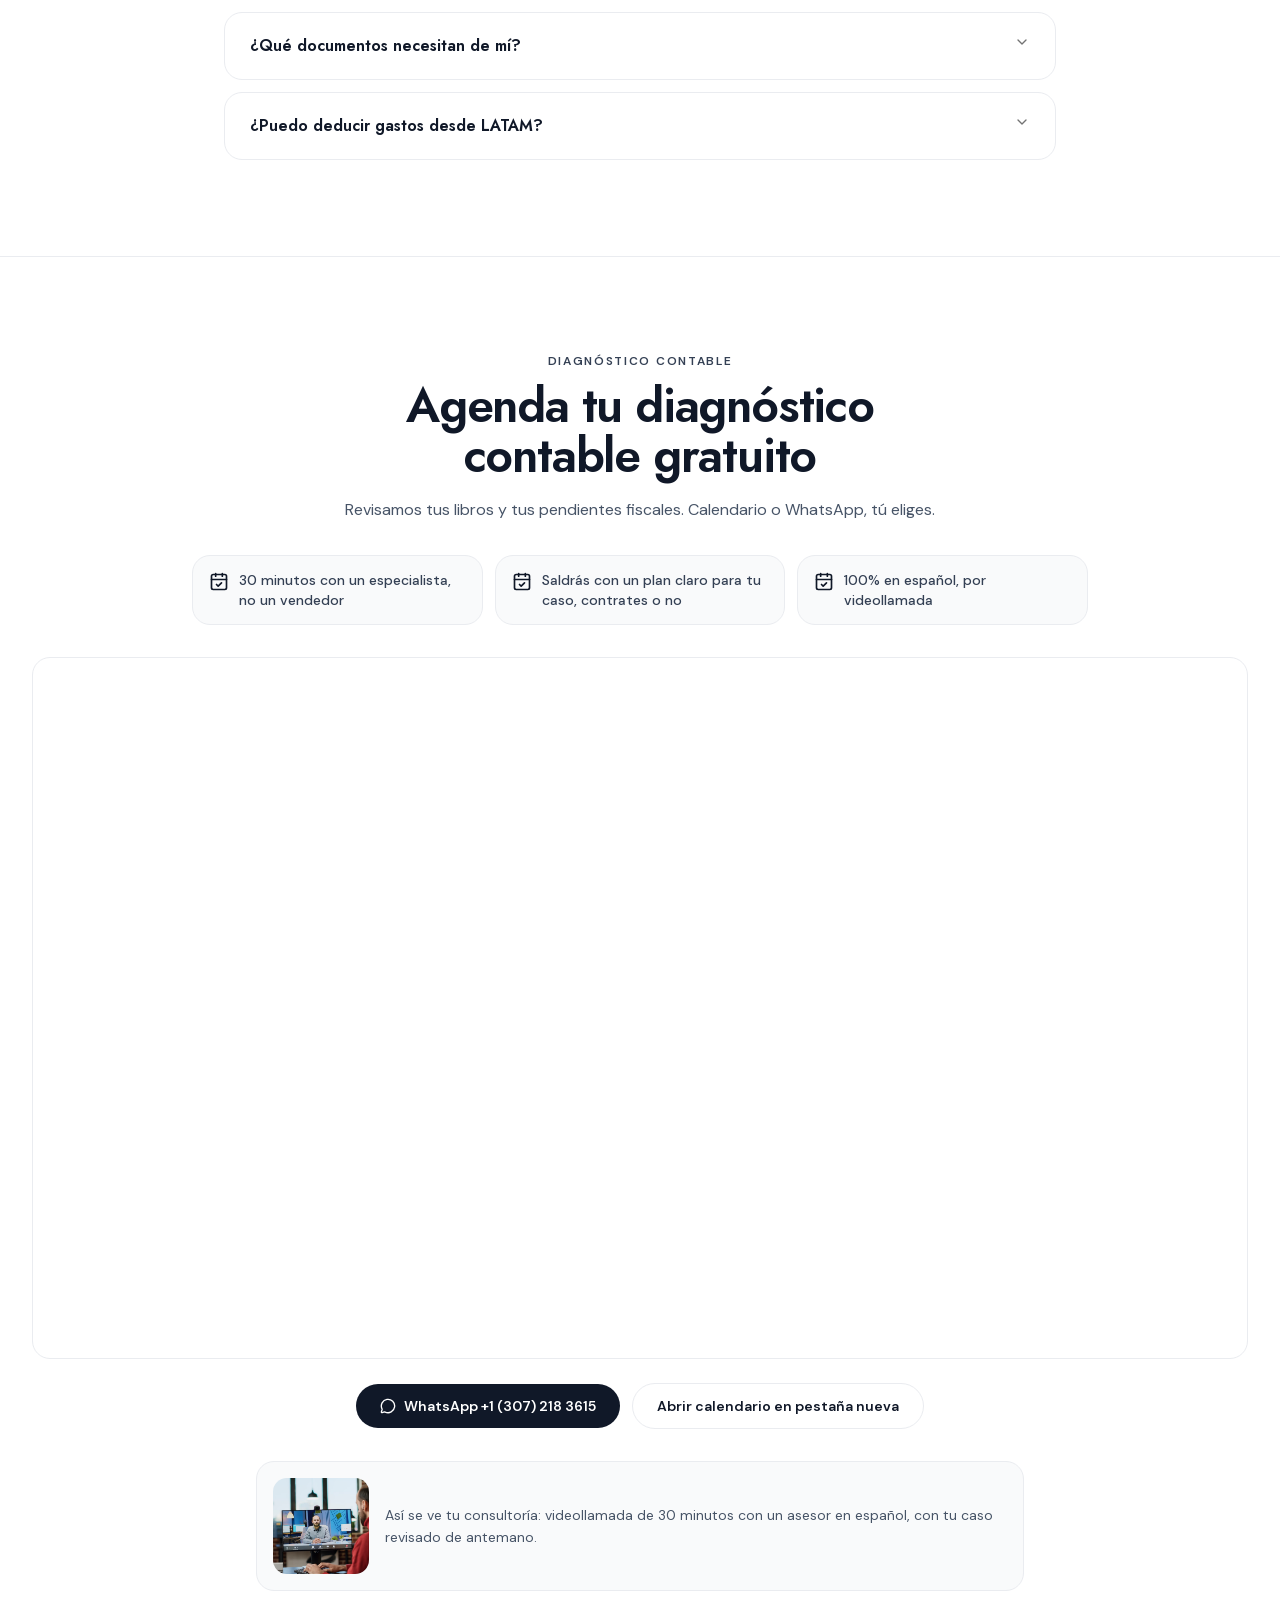
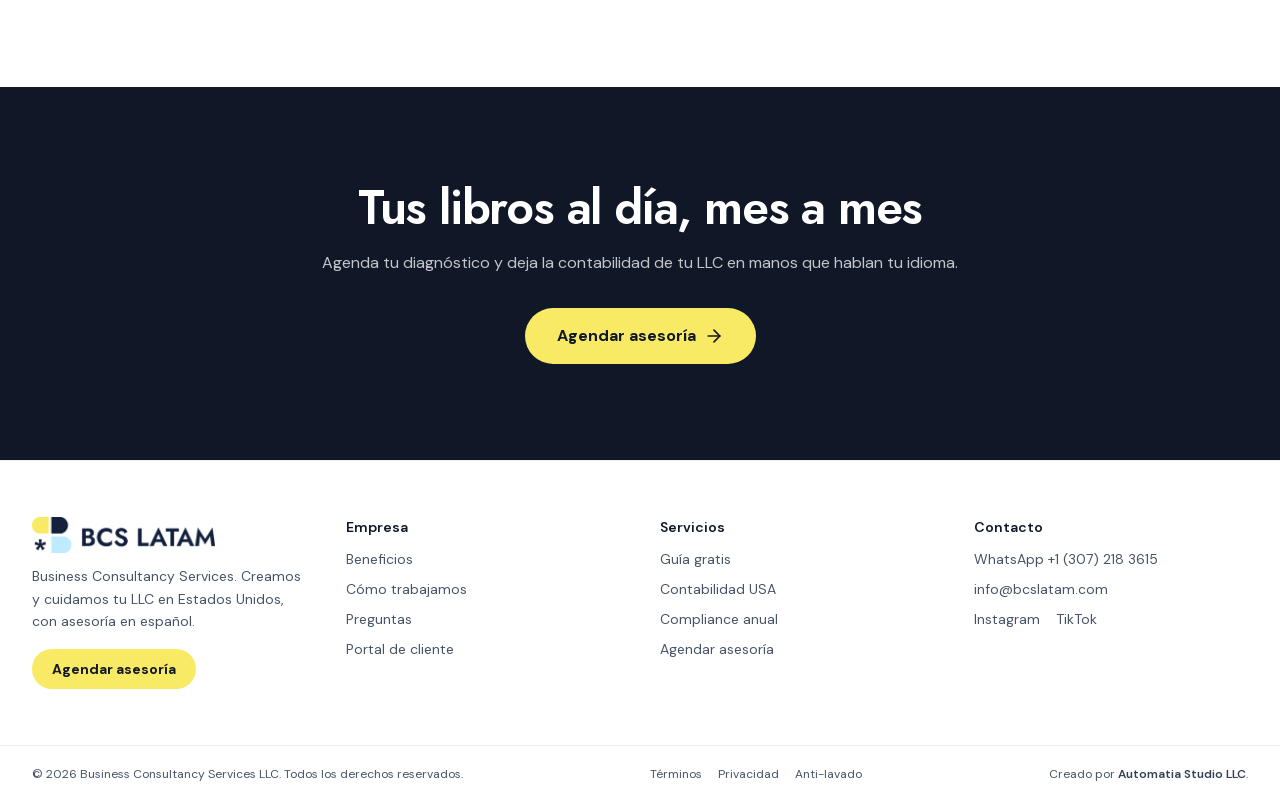
<file: contabilidad/index.html>
<!DOCTYPE html><html lang="es" data-scroll-behavior="smooth" class="jost_fabca609-module__LNGdqW__variable dm_sans_cbdc3b57-module__JuT0dG__variable h-full scroll-smooth antialiased"><head><meta charSet="utf-8"/><meta name="viewport" content="width=device-width, initial-scale=1"/><link rel="preload" as="image" href="../images/logo-bcs-latam.png" fetchPriority="high"/><link rel="preload" as="image" href="../images/split-banca.jpg"/><link rel="stylesheet" href="../_next/static/chunks/253co0rtc8ajt.css" data-precedence="next"/><link rel="preload" as="script" fetchPriority="low" href="../_next/static/chunks/0jvhpaew_uadu.js"/><script src="../_next/static/chunks/19mx3mg6lkumu.js" async=""></script><script src="../_next/static/chunks/1wp_82-220bdp.js" async=""></script><script src="../_next/static/chunks/0erpg4rnzkm4w.js" async=""></script><script src="../_next/static/chunks/turbopack-2m6es10re54j4.js" async=""></script><script src="../_next/static/chunks/0h2qsuyze9ds1.js" async=""></script><script src="../_next/static/chunks/1rd11iav0966-.js" async=""></script><script src="../_next/static/chunks/3agincrlsmw29.js" async=""></script><script src="../_next/static/chunks/3g6kw6u7vrmy1.js" async=""></script><link rel="preload" href="https://www.googletagmanager.com/gtag/js?id=G-PBPMS2BMSN" as="script"/><meta name="next-size-adjust" content=""/><title>Contabilidad para tu LLC en USA | BCS Latam</title><meta name="description" content="Si ya tienes una LLC, tienes que llevar su contabilidad. Bookkeeping, conciliaciones y taxes federales y estatales con BCS Latam, en español."/><meta property="og:title" content="BCS Latam | Tu LLC en Estados Unidos desde LATAM"/><meta property="og:description" content="Creamos tu LLC en Estados Unidos con EIN y agente registrado, y te acompañamos hasta cobrar en dólares. Asesoría en español."/><meta property="og:site_name" content="BCS Latam"/><meta property="og:locale" content="es_ES"/><meta property="og:type" content="website"/><meta name="twitter:card" content="summary"/><meta name="twitter:title" content="BCS Latam | Tu LLC en Estados Unidos desde LATAM"/><meta name="twitter:description" content="Creamos tu LLC en Estados Unidos con EIN y agente registrado, y te acompañamos hasta cobrar en dólares. Asesoría en español."/><link rel="icon" href="../favicon.ico?favicon.1lztotj-ll3r3.ico" sizes="48x48" type="image/x-icon"/><link rel="apple-touch-icon" href="../apple-icon.png?apple-icon.2mn8_-ubdnwzx.png" sizes="180x180" type="image/png"/><script src="../_next/static/chunks/0cz1d0mv5g_q7.js" noModule=""></script></head><body class="flex min-h-full flex-col bg-white font-sans text-body"><div hidden=""><!--$--><!--/$--></div><noscript><img height="1" width="1" style="display:none" src="https://www.facebook.com/tr?id=1901297420501892&amp;ev=PageView&amp;noscript=1" alt=""/></noscript><header class="fixed inset-x-3 top-3 z-50 md:inset-x-6 md:top-5" style="opacity:1;transform:none"><nav aria-label="Navegación principal" class="mx-auto flex h-16 max-w-6xl items-center justify-between gap-3 rounded-full border border-white/60 bg-white/70 pr-2 pl-4 shadow-[0_12px_40px_-16px_rgba(16,24,40,0.35)] backdrop-blur-xl md:h-[72px] md:pl-5"><a class="flex shrink-0 items-center" aria-label="BCS Latam, inicio" href="../index.html"><img alt="BCS Latam" fetchPriority="high" loading="eager" width="360" height="80" decoding="async" data-nimg="1" class="h-6 w-auto md:h-9" style="color:transparent" src="../images/logo-bcs-latam.png"/></a><div class="hidden items-center gap-6 lg:flex"><a class="text-sm font-semibold text-deep transition-colors hover:text-ink" href="../guia/">Guía gratis</a><a class="text-sm font-semibold text-deep transition-colors hover:text-ink" href="../contabilidad/">Contabilidad</a><a class="text-sm font-semibold text-deep transition-colors hover:text-ink" href="../compliance/">Compliance</a><a href="https://portal.bcslatam.com" target="_blank" rel="noreferrer" class="text-sm font-semibold text-deep transition-colors hover:text-ink">Portal de cliente</a></div><div class="flex items-center gap-2"><a data-slot="button" data-variant="default" data-size="default" class="group/button inline-flex shrink-0 items-center justify-center border border-transparent bg-clip-padding whitespace-nowrap transition-all outline-none select-none focus-visible:border-ring focus-visible:ring-3 focus-visible:ring-ring/50 active:not-aria-[haspopup]:translate-y-px disabled:pointer-events-none disabled:opacity-50 aria-invalid:border-destructive aria-invalid:ring-3 aria-invalid:ring-destructive/20 dark:aria-invalid:border-destructive/50 dark:aria-invalid:ring-destructive/40 [&amp;_svg]:pointer-events-none [&amp;_svg]:shrink-0 [&amp;_svg:not([class*=&#x27;size-&#x27;])]:size-4 h-8 gap-1.5 has-data-[icon=inline-end]:pr-2 has-data-[icon=inline-start]:pl-2 rounded-full bg-ink px-4 text-[13px] font-semibold text-white hover:bg-ink/90 active:scale-[0.97] md:px-5 md:text-sm" href="#agendar">Agendar asesoría<svg xmlns="http://www.w3.org/2000/svg" width="24" height="24" viewBox="0 0 24 24" fill="none" stroke="currentColor" stroke-width="2" stroke-linecap="round" stroke-linejoin="round" class="lucide lucide-arrow-right size-4" aria-hidden="true"><path d="M5 12h14"></path><path d="m12 5 7 7-7 7"></path></svg></a><button data-slot="sheet-trigger" data-variant="outline" data-size="icon" class="group/button inline-flex shrink-0 items-center justify-center border bg-clip-padding text-sm font-medium whitespace-nowrap transition-all outline-none select-none focus-visible:border-ring focus-visible:ring-3 focus-visible:ring-ring/50 active:not-aria-[haspopup]:translate-y-px disabled:pointer-events-none disabled:opacity-50 aria-invalid:border-destructive aria-invalid:ring-3 aria-invalid:ring-destructive/20 dark:aria-invalid:border-destructive/50 dark:aria-invalid:ring-destructive/40 [&amp;_svg]:pointer-events-none [&amp;_svg]:shrink-0 [&amp;_svg:not([class*=&#x27;size-&#x27;])]:size-4 hover:bg-muted hover:text-foreground aria-expanded:bg-muted aria-expanded:text-foreground dark:border-input dark:bg-input/30 dark:hover:bg-input/50 size-8 rounded-full border-hairline bg-white/80 lg:hidden" aria-label="Abrir menú" type="button" aria-haspopup="dialog" aria-expanded="false" data-state="closed"><svg xmlns="http://www.w3.org/2000/svg" width="24" height="24" viewBox="0 0 24 24" fill="none" stroke="currentColor" stroke-width="2" stroke-linecap="round" stroke-linejoin="round" class="lucide lucide-menu size-5" aria-hidden="true"><path d="M4 5h16"></path><path d="M4 12h16"></path><path d="M4 19h16"></path></svg></button></div></nav></header><main><section id="inicio" class="relative overflow-hidden bg-white"><div aria-hidden="true" class="bg-grid mask-fade-y absolute inset-0 opacity-70"></div><div aria-hidden="true" class="absolute -top-32 right-[-10%] size-[480px] rounded-full bg-mist/50 blur-3xl"></div><div aria-hidden="true" class="absolute top-40 left-[-12%] size-[380px] rounded-full bg-sun/25 blur-3xl"></div><div class="relative mx-auto grid max-w-7xl items-center gap-10 px-4 pt-28 pb-14 md:px-8 md:pt-36 md:pb-20 lg:grid-cols-2 lg:gap-14"><div><div style="opacity:1;transform:none"><p class="inline-flex items-center rounded-full border border-hairline bg-white/80 px-4 py-1.5 text-xs font-semibold tracking-[0.12em] text-deep uppercase backdrop-blur">Contabilidad para LLC</p></div><div style="opacity:1;transform:none"><h1 class="mt-5 font-display text-4xl leading-[1.02] font-semibold tracking-tight text-balance text-ink md:text-6xl">Tu contabilidad en USA,<!-- --> <span class="relative inline-block"><span class="relative z-10">al día y en español</span><span aria-hidden="true" class="absolute inset-x-0 bottom-1 z-0 h-3 bg-sun md:h-4"></span></span></h1></div><div style="opacity:1;transform:none"><p class="mt-5 max-w-[52ch] text-lg leading-relaxed text-body">Si ya tienes una LLC, tienes que llevar sus libros. Lo hacemos nosotros: conciliaciones, reportes y taxes, todo en español.</p></div><div style="opacity:1;transform:none"><div class="mt-7 flex flex-wrap items-center gap-3"><a data-slot="button" data-variant="default" data-size="lg" class="group/button inline-flex shrink-0 items-center justify-center border border-transparent bg-clip-padding text-sm whitespace-nowrap transition-all outline-none select-none focus-visible:border-ring focus-visible:ring-3 focus-visible:ring-ring/50 active:not-aria-[haspopup]:translate-y-px disabled:pointer-events-none disabled:opacity-50 aria-invalid:border-destructive aria-invalid:ring-3 aria-invalid:ring-destructive/20 dark:aria-invalid:border-destructive/50 dark:aria-invalid:ring-destructive/40 [&amp;_svg]:pointer-events-none [&amp;_svg]:shrink-0 [&amp;_svg:not([class*=&#x27;size-&#x27;])]:size-4 h-9 gap-1.5 has-data-[icon=inline-end]:pr-2 has-data-[icon=inline-start]:pl-2 rounded-full bg-ink px-7 font-semibold text-white hover:bg-ink/90 active:scale-[0.97]" href="#agendar">Agendar asesoría<svg xmlns="http://www.w3.org/2000/svg" width="24" height="24" viewBox="0 0 24 24" fill="none" stroke="currentColor" stroke-width="2" stroke-linecap="round" stroke-linejoin="round" class="lucide lucide-arrow-right size-4" aria-hidden="true"><path d="M5 12h14"></path><path d="m12 5 7 7-7 7"></path></svg></a><a data-slot="button" data-variant="outline" data-size="lg" class="group/button inline-flex shrink-0 items-center justify-center border bg-clip-padding text-sm whitespace-nowrap transition-all outline-none select-none focus-visible:border-ring focus-visible:ring-3 focus-visible:ring-ring/50 active:not-aria-[haspopup]:translate-y-px disabled:pointer-events-none disabled:opacity-50 aria-invalid:border-destructive aria-invalid:ring-3 aria-invalid:ring-destructive/20 dark:aria-invalid:border-destructive/50 dark:aria-invalid:ring-destructive/40 [&amp;_svg]:pointer-events-none [&amp;_svg]:shrink-0 [&amp;_svg:not([class*=&#x27;size-&#x27;])]:size-4 hover:bg-muted hover:text-foreground aria-expanded:bg-muted aria-expanded:text-foreground dark:border-input dark:bg-input/30 dark:hover:bg-input/50 h-9 gap-1.5 px-2.5 has-data-[icon=inline-end]:pr-2 has-data-[icon=inline-start]:pl-2 rounded-full border-hairline bg-white/80 font-semibold text-ink backdrop-blur active:scale-[0.97]" href="#proceso"><svg xmlns="http://www.w3.org/2000/svg" width="24" height="24" viewBox="0 0 24 24" fill="none" stroke="currentColor" stroke-width="2" stroke-linecap="round" stroke-linejoin="round" class="lucide lucide-play size-4" aria-hidden="true"><path d="M5 5a2 2 0 0 1 3.008-1.728l11.997 6.998a2 2 0 0 1 .003 3.458l-12 7A2 2 0 0 1 5 19z"></path></svg>Ver cómo funciona</a></div></div></div><div class="relative" style="opacity:1;transform:none"><div class="overflow-hidden rounded-2xl border border-hairline bg-white shadow-[0_20px_60px_-30px_rgba(16,24,40,0.35)]"><img alt="Emprendedora revisando los números de su empresa en la laptop" width="1600" height="1067" decoding="async" data-nimg="1" class="aspect-[4/3] w-full object-cover" style="color:transparent" src="../images/split-banca.jpg"/></div><div class="animate-float absolute top-5 right-4 md:right-8"><p class="rounded-full border border-white/60 bg-white/80 px-4 py-2 text-xs font-bold text-ink shadow-lg backdrop-blur-xl">Libros al día, en español</p></div></div></div></section><section aria-label="Datos de BCS Latam" class="border-y border-hairline bg-soft"><dl class="mx-auto grid max-w-7xl grid-cols-2 gap-6 px-4 py-10 md:grid-cols-4 md:px-8"><div style="opacity:1;transform:none"><div class="text-center md:text-left"><dt class="mt-1 block text-sm text-body">Taxes de foreign-owned al día</dt><dd class="font-display text-3xl font-semibold tracking-tight text-ink md:text-4xl"><span>0+5472</span></dd></div></div><div style="opacity:1;transform:none"><div class="text-center md:text-left"><dt class="mt-1 block text-sm text-body">Estados con state returns</dt><dd class="font-display text-3xl font-semibold tracking-tight text-ink md:text-4xl"><span>0</span></dd></div></div><div style="opacity:1;transform:none"><div class="text-center md:text-left"><dt class="mt-1 block text-sm text-body">Meses con libros cerrados</dt><dd class="font-display text-3xl font-semibold tracking-tight text-ink md:text-4xl"><span>0/12</span></dd></div></div><div style="opacity:1;transform:none"><div class="text-center md:text-left"><dt class="mt-1 block text-sm text-body">En español</dt><dd class="font-display text-3xl font-semibold tracking-tight text-ink md:text-4xl"><span>0%</span></dd></div></div></dl></section><section id="beneficios" class="scroll-mt-20 bg-white"><div class="mx-auto max-w-7xl px-4 py-16 md:px-8 md:py-24"><div class="max-w-2xl" style="opacity:1;transform:none"><p class="text-xs font-semibold tracking-[0.14em] uppercase text-deep">Qué llevamos</p><h2 class="mt-3 font-display text-3xl font-semibold tracking-tight text-balance md:text-5xl md:leading-[1.05] text-ink">Tu empresa, con números de empresa</h2><p class="mt-4 max-w-[65ch] text-base leading-relaxed text-body">Sin libros al día no puedes declarar ni operar tranquilo. Nosotros los llevamos por ti.</p></div><div class="mt-12 grid gap-10 lg:grid-cols-[1fr_1.2fr] lg:gap-14"><div class="lg:sticky lg:top-28 lg:self-start"><div style="opacity:1;transform:none"><div class="overflow-hidden rounded-2xl border border-hairline"><img alt="Asesor firmando los documentos contables de una LLC" loading="lazy" width="1200" height="900" decoding="async" data-nimg="1" class="aspect-[4/3] w-full object-cover" style="color:transparent" src="../images/split-proceso.jpg"/></div><p class="mt-3 text-sm text-body">Tus libros conciliados cada mes.</p></div></div><ol class="divide-y divide-hairline border-y border-hairline"><div style="opacity:1;transform:none"><li class="flex gap-5 py-6"><span aria-hidden="true" class="font-display text-sm font-bold text-deep">01</span><div><h3 class="font-display text-lg font-semibold text-ink">Bookkeeping mensual</h3><p class="mt-1.5 max-w-[60ch] text-[15px] leading-relaxed text-body">Registramos cada movimiento de tu LLC y cerramos tus libros mes a mes, sin que toques una hoja de cálculo.</p></div></li></div><div style="opacity:1;transform:none"><li class="flex gap-5 py-6"><span aria-hidden="true" class="font-display text-sm font-bold text-deep">02</span><div><h3 class="font-display text-lg font-semibold text-ink">Conciliaciones bancarias</h3><p class="mt-1.5 max-w-[60ch] text-[15px] leading-relaxed text-body">Cruzamos tu contabilidad con Mercury, Relay, Wise o Stripe para que cada dólar esté donde debe.</p></div></li></div><div style="opacity:1;transform:none"><li class="flex gap-5 py-6"><span aria-hidden="true" class="font-display text-sm font-bold text-deep">03</span><div><h3 class="font-display text-lg font-semibold text-ink">Reportes que entiendes</h3><p class="mt-1.5 max-w-[60ch] text-[15px] leading-relaxed text-body">PyG, balance y flujo en español y en lenguaje normal, para decidir con datos y no con sustos.</p></div></li></div><div style="opacity:1;transform:none"><li class="flex gap-5 py-6"><span aria-hidden="true" class="font-display text-sm font-bold text-deep">04</span><div><h3 class="font-display text-lg font-semibold text-ink">Taxes federales</h3><p class="mt-1.5 max-w-[60ch] text-[15px] leading-relaxed text-body">Formularios 1120 + 5472 de foreign-owned single-member, 1065, 1120-S o 1040NR según tu estructura.</p></div></li></div><div style="opacity:1;transform:none"><li class="flex gap-5 py-6"><span aria-hidden="true" class="font-display text-sm font-bold text-deep">05</span><div><h3 class="font-display text-lg font-semibold text-ink">State returns y sales tax</h3><p class="mt-1.5 max-w-[60ch] text-[15px] leading-relaxed text-body">Declaraciones estatales y sales tax filing donde operes, con calendario de vencimientos incluido.</p></div></li></div><div style="opacity:1;transform:none"><li class="flex gap-5 py-6"><span aria-hidden="true" class="font-display text-sm font-bold text-deep">06</span><div><h3 class="font-display text-lg font-semibold text-ink">W-8, W-9 y 1099</h3><p class="mt-1.5 max-w-[60ch] text-[15px] leading-relaxed text-body">Documentación de contratistas y retenciones en orden para que el IRS no te toque la puerta.</p></div></li></div></ol></div></div></section><section id="proceso" class="scroll-mt-20 border-y border-hairline bg-soft"><div class="mx-auto max-w-7xl px-4 py-16 md:px-8 md:py-24"><div class="max-w-2xl mx-auto text-center" style="opacity:1;transform:none"><p class="text-xs font-semibold tracking-[0.14em] uppercase text-deep">Cómo funciona</p><h2 class="mt-3 font-display text-3xl font-semibold tracking-tight text-balance md:text-5xl md:leading-[1.05] text-ink">De los libros atrasados al cierre mensual</h2><p class="mt-4 max-w-[65ch] text-base leading-relaxed text-body">Partimos de donde estés, aunque lleves meses sin registrar nada.</p></div><ol class="mt-12 grid gap-5 md:grid-cols-3"><div style="opacity:1;transform:none"><li class="relative h-full rounded-2xl border border-hairline bg-white p-7 transition-transform duration-200 hover:-translate-y-1 md:p-8"><span aria-hidden="true" class="inline-flex size-11 items-center justify-center rounded-full bg-ink font-display text-base font-bold text-white">1</span><span aria-hidden="true" class="absolute top-1/2 -right-3 hidden h-0.5 w-6 bg-mist md:block"></span><h3 class="mt-5 font-display text-xl font-semibold text-ink">Agenda tu diagnóstico</h3><p class="mt-2 text-[15px] leading-relaxed text-body">Revisamos gratis el estado contable de tu LLC y qué te falta por declarar.</p></li></div><div style="opacity:1;transform:none"><li class="relative h-full rounded-2xl border border-hairline bg-white p-7 transition-transform duration-200 hover:-translate-y-1 md:p-8"><span aria-hidden="true" class="inline-flex size-11 items-center justify-center rounded-full bg-ink font-display text-base font-bold text-white">2</span><span aria-hidden="true" class="absolute top-1/2 -right-3 hidden h-0.5 w-6 bg-mist md:block"></span><h3 class="mt-5 font-display text-xl font-semibold text-ink">Ordenamos todo</h3><p class="mt-2 text-[15px] leading-relaxed text-body">Recopilamos movimientos, conciliamos y ponemos tus libros al día.</p></li></div><div style="opacity:1;transform:none"><li class="relative h-full rounded-2xl border border-hairline bg-white p-7 transition-transform duration-200 hover:-translate-y-1 md:p-8"><span aria-hidden="true" class="inline-flex size-11 items-center justify-center rounded-full bg-ink font-display text-base font-bold text-white">3</span><h3 class="mt-5 font-display text-xl font-semibold text-ink">Declaras tranquilo</h3><p class="mt-2 text-[15px] leading-relaxed text-body">Presentamos tus taxes y dejas el año siguiente en piloto automático.</p></li></div></ol></div></section><section id="preguntas" class="scroll-mt-20 bg-white"><div class="mx-auto max-w-4xl px-4 py-16 md:px-8 md:py-24"><div class="max-w-2xl mx-auto text-center" style="opacity:1;transform:none"><p class="text-xs font-semibold tracking-[0.14em] uppercase text-deep">Preguntas</p><h2 class="mt-3 font-display text-3xl font-semibold tracking-tight text-balance md:text-5xl md:leading-[1.05] text-ink">Dudas contables frecuentes</h2><p class="mt-4 max-w-[65ch] text-base leading-relaxed text-body">Lo técnico lo resolvemos en tu diagnóstico.</p></div><div class="mt-10" style="opacity:1;transform:none"><div data-slot="accordion" class="flex w-full flex-col space-y-3" data-orientation="vertical"><div data-state="closed" data-orientation="vertical" data-slot="accordion-item" class="not-last:border-b rounded-2xl border border-hairline bg-white px-6 data-[state=open]:bg-soft"><h3 data-orientation="vertical" data-state="closed" class="flex"><button type="button" aria-expanded="false" data-state="closed" data-orientation="vertical" id="radix-_R_3apbsnrb_" data-slot="accordion-trigger" class="group/accordion-trigger relative flex flex-1 items-start justify-between rounded-lg border border-transparent transition-all outline-none focus-visible:border-ring focus-visible:ring-3 focus-visible:ring-ring/50 focus-visible:after:border-ring disabled:pointer-events-none disabled:opacity-50 **:data-[slot=accordion-trigger-icon]:ml-auto **:data-[slot=accordion-trigger-icon]:size-4 **:data-[slot=accordion-trigger-icon]:text-muted-foreground py-5 text-left font-display text-base font-semibold text-ink hover:no-underline" data-radix-collection-item="">¿Qué pasa si mi LLC no lleva libros?<svg xmlns="http://www.w3.org/2000/svg" width="24" height="24" viewBox="0 0 24 24" fill="none" stroke="currentColor" stroke-width="2" stroke-linecap="round" stroke-linejoin="round" class="lucide lucide-chevron-down pointer-events-none shrink-0 group-aria-expanded/accordion-trigger:hidden" aria-hidden="true" data-slot="accordion-trigger-icon"><path d="m6 9 6 6 6-6"></path></svg><svg xmlns="http://www.w3.org/2000/svg" width="24" height="24" viewBox="0 0 24 24" fill="none" stroke="currentColor" stroke-width="2" stroke-linecap="round" stroke-linejoin="round" class="lucide lucide-chevron-up pointer-events-none hidden shrink-0 group-aria-expanded/accordion-trigger:inline" aria-hidden="true" data-slot="accordion-trigger-icon"><path d="m18 15-6-6-6 6"></path></svg></button></h3><div data-state="closed" id="radix-_R_japbsnrb_" hidden="" role="region" aria-labelledby="radix-_R_3apbsnrb_" data-orientation="vertical" data-slot="accordion-content" class="overflow-hidden text-sm data-open:animate-accordion-down data-closed:animate-accordion-up" style="--radix-accordion-content-height:var(--radix-collapsible-content-height);--radix-accordion-content-width:var(--radix-collapsible-content-width)"></div></div><div data-state="closed" data-orientation="vertical" data-slot="accordion-item" class="not-last:border-b rounded-2xl border border-hairline bg-white px-6 data-[state=open]:bg-soft"><h3 data-orientation="vertical" data-state="closed" class="flex"><button type="button" aria-expanded="false" data-state="closed" data-orientation="vertical" id="radix-_R_5apbsnrb_" data-slot="accordion-trigger" class="group/accordion-trigger relative flex flex-1 items-start justify-between rounded-lg border border-transparent transition-all outline-none focus-visible:border-ring focus-visible:ring-3 focus-visible:ring-ring/50 focus-visible:after:border-ring disabled:pointer-events-none disabled:opacity-50 **:data-[slot=accordion-trigger-icon]:ml-auto **:data-[slot=accordion-trigger-icon]:size-4 **:data-[slot=accordion-trigger-icon]:text-muted-foreground py-5 text-left font-display text-base font-semibold text-ink hover:no-underline" data-radix-collection-item="">¿Qué son los formularios 5472 y 1120?<svg xmlns="http://www.w3.org/2000/svg" width="24" height="24" viewBox="0 0 24 24" fill="none" stroke="currentColor" stroke-width="2" stroke-linecap="round" stroke-linejoin="round" class="lucide lucide-chevron-down pointer-events-none shrink-0 group-aria-expanded/accordion-trigger:hidden" aria-hidden="true" data-slot="accordion-trigger-icon"><path d="m6 9 6 6 6-6"></path></svg><svg xmlns="http://www.w3.org/2000/svg" width="24" height="24" viewBox="0 0 24 24" fill="none" stroke="currentColor" stroke-width="2" stroke-linecap="round" stroke-linejoin="round" class="lucide lucide-chevron-up pointer-events-none hidden shrink-0 group-aria-expanded/accordion-trigger:inline" aria-hidden="true" data-slot="accordion-trigger-icon"><path d="m18 15-6-6-6 6"></path></svg></button></h3><div data-state="closed" id="radix-_R_lapbsnrb_" hidden="" role="region" aria-labelledby="radix-_R_5apbsnrb_" data-orientation="vertical" data-slot="accordion-content" class="overflow-hidden text-sm data-open:animate-accordion-down data-closed:animate-accordion-up" style="--radix-accordion-content-height:var(--radix-collapsible-content-height);--radix-accordion-content-width:var(--radix-collapsible-content-width)"></div></div><div data-state="closed" data-orientation="vertical" data-slot="accordion-item" class="not-last:border-b rounded-2xl border border-hairline bg-white px-6 data-[state=open]:bg-soft"><h3 data-orientation="vertical" data-state="closed" class="flex"><button type="button" aria-expanded="false" data-state="closed" data-orientation="vertical" id="radix-_R_7apbsnrb_" data-slot="accordion-trigger" class="group/accordion-trigger relative flex flex-1 items-start justify-between rounded-lg border border-transparent transition-all outline-none focus-visible:border-ring focus-visible:ring-3 focus-visible:ring-ring/50 focus-visible:after:border-ring disabled:pointer-events-none disabled:opacity-50 **:data-[slot=accordion-trigger-icon]:ml-auto **:data-[slot=accordion-trigger-icon]:size-4 **:data-[slot=accordion-trigger-icon]:text-muted-foreground py-5 text-left font-display text-base font-semibold text-ink hover:no-underline" data-radix-collection-item="">¿Necesito contador en USA y en mi país?<svg xmlns="http://www.w3.org/2000/svg" width="24" height="24" viewBox="0 0 24 24" fill="none" stroke="currentColor" stroke-width="2" stroke-linecap="round" stroke-linejoin="round" class="lucide lucide-chevron-down pointer-events-none shrink-0 group-aria-expanded/accordion-trigger:hidden" aria-hidden="true" data-slot="accordion-trigger-icon"><path d="m6 9 6 6 6-6"></path></svg><svg xmlns="http://www.w3.org/2000/svg" width="24" height="24" viewBox="0 0 24 24" fill="none" stroke="currentColor" stroke-width="2" stroke-linecap="round" stroke-linejoin="round" class="lucide lucide-chevron-up pointer-events-none hidden shrink-0 group-aria-expanded/accordion-trigger:inline" aria-hidden="true" data-slot="accordion-trigger-icon"><path d="m18 15-6-6-6 6"></path></svg></button></h3><div data-state="closed" id="radix-_R_napbsnrb_" hidden="" role="region" aria-labelledby="radix-_R_7apbsnrb_" data-orientation="vertical" data-slot="accordion-content" class="overflow-hidden text-sm data-open:animate-accordion-down data-closed:animate-accordion-up" style="--radix-accordion-content-height:var(--radix-collapsible-content-height);--radix-accordion-content-width:var(--radix-collapsible-content-width)"></div></div><div data-state="closed" data-orientation="vertical" data-slot="accordion-item" class="not-last:border-b rounded-2xl border border-hairline bg-white px-6 data-[state=open]:bg-soft"><h3 data-orientation="vertical" data-state="closed" class="flex"><button type="button" aria-expanded="false" data-state="closed" data-orientation="vertical" id="radix-_R_9apbsnrb_" data-slot="accordion-trigger" class="group/accordion-trigger relative flex flex-1 items-start justify-between rounded-lg border border-transparent transition-all outline-none focus-visible:border-ring focus-visible:ring-3 focus-visible:ring-ring/50 focus-visible:after:border-ring disabled:pointer-events-none disabled:opacity-50 **:data-[slot=accordion-trigger-icon]:ml-auto **:data-[slot=accordion-trigger-icon]:size-4 **:data-[slot=accordion-trigger-icon]:text-muted-foreground py-5 text-left font-display text-base font-semibold text-ink hover:no-underline" data-radix-collection-item="">¿Cuándo aplica el sales tax?<svg xmlns="http://www.w3.org/2000/svg" width="24" height="24" viewBox="0 0 24 24" fill="none" stroke="currentColor" stroke-width="2" stroke-linecap="round" stroke-linejoin="round" class="lucide lucide-chevron-down pointer-events-none shrink-0 group-aria-expanded/accordion-trigger:hidden" aria-hidden="true" data-slot="accordion-trigger-icon"><path d="m6 9 6 6 6-6"></path></svg><svg xmlns="http://www.w3.org/2000/svg" width="24" height="24" viewBox="0 0 24 24" fill="none" stroke="currentColor" stroke-width="2" stroke-linecap="round" stroke-linejoin="round" class="lucide lucide-chevron-up pointer-events-none hidden shrink-0 group-aria-expanded/accordion-trigger:inline" aria-hidden="true" data-slot="accordion-trigger-icon"><path d="m18 15-6-6-6 6"></path></svg></button></h3><div data-state="closed" id="radix-_R_papbsnrb_" hidden="" role="region" aria-labelledby="radix-_R_9apbsnrb_" data-orientation="vertical" data-slot="accordion-content" class="overflow-hidden text-sm data-open:animate-accordion-down data-closed:animate-accordion-up" style="--radix-accordion-content-height:var(--radix-collapsible-content-height);--radix-accordion-content-width:var(--radix-collapsible-content-width)"></div></div><div data-state="closed" data-orientation="vertical" data-slot="accordion-item" class="not-last:border-b rounded-2xl border border-hairline bg-white px-6 data-[state=open]:bg-soft"><h3 data-orientation="vertical" data-state="closed" class="flex"><button type="button" aria-expanded="false" data-state="closed" data-orientation="vertical" id="radix-_R_bapbsnrb_" data-slot="accordion-trigger" class="group/accordion-trigger relative flex flex-1 items-start justify-between rounded-lg border border-transparent transition-all outline-none focus-visible:border-ring focus-visible:ring-3 focus-visible:ring-ring/50 focus-visible:after:border-ring disabled:pointer-events-none disabled:opacity-50 **:data-[slot=accordion-trigger-icon]:ml-auto **:data-[slot=accordion-trigger-icon]:size-4 **:data-[slot=accordion-trigger-icon]:text-muted-foreground py-5 text-left font-display text-base font-semibold text-ink hover:no-underline" data-radix-collection-item="">¿Qué documentos necesitan de mí?<svg xmlns="http://www.w3.org/2000/svg" width="24" height="24" viewBox="0 0 24 24" fill="none" stroke="currentColor" stroke-width="2" stroke-linecap="round" stroke-linejoin="round" class="lucide lucide-chevron-down pointer-events-none shrink-0 group-aria-expanded/accordion-trigger:hidden" aria-hidden="true" data-slot="accordion-trigger-icon"><path d="m6 9 6 6 6-6"></path></svg><svg xmlns="http://www.w3.org/2000/svg" width="24" height="24" viewBox="0 0 24 24" fill="none" stroke="currentColor" stroke-width="2" stroke-linecap="round" stroke-linejoin="round" class="lucide lucide-chevron-up pointer-events-none hidden shrink-0 group-aria-expanded/accordion-trigger:inline" aria-hidden="true" data-slot="accordion-trigger-icon"><path d="m18 15-6-6-6 6"></path></svg></button></h3><div data-state="closed" id="radix-_R_rapbsnrb_" hidden="" role="region" aria-labelledby="radix-_R_bapbsnrb_" data-orientation="vertical" data-slot="accordion-content" class="overflow-hidden text-sm data-open:animate-accordion-down data-closed:animate-accordion-up" style="--radix-accordion-content-height:var(--radix-collapsible-content-height);--radix-accordion-content-width:var(--radix-collapsible-content-width)"></div></div><div data-state="closed" data-orientation="vertical" data-slot="accordion-item" class="not-last:border-b rounded-2xl border border-hairline bg-white px-6 data-[state=open]:bg-soft"><h3 data-orientation="vertical" data-state="closed" class="flex"><button type="button" aria-expanded="false" data-state="closed" data-orientation="vertical" id="radix-_R_dapbsnrb_" data-slot="accordion-trigger" class="group/accordion-trigger relative flex flex-1 items-start justify-between rounded-lg border border-transparent transition-all outline-none focus-visible:border-ring focus-visible:ring-3 focus-visible:ring-ring/50 focus-visible:after:border-ring disabled:pointer-events-none disabled:opacity-50 **:data-[slot=accordion-trigger-icon]:ml-auto **:data-[slot=accordion-trigger-icon]:size-4 **:data-[slot=accordion-trigger-icon]:text-muted-foreground py-5 text-left font-display text-base font-semibold text-ink hover:no-underline" data-radix-collection-item="">¿Puedo deducir gastos desde LATAM?<svg xmlns="http://www.w3.org/2000/svg" width="24" height="24" viewBox="0 0 24 24" fill="none" stroke="currentColor" stroke-width="2" stroke-linecap="round" stroke-linejoin="round" class="lucide lucide-chevron-down pointer-events-none shrink-0 group-aria-expanded/accordion-trigger:hidden" aria-hidden="true" data-slot="accordion-trigger-icon"><path d="m6 9 6 6 6-6"></path></svg><svg xmlns="http://www.w3.org/2000/svg" width="24" height="24" viewBox="0 0 24 24" fill="none" stroke="currentColor" stroke-width="2" stroke-linecap="round" stroke-linejoin="round" class="lucide lucide-chevron-up pointer-events-none hidden shrink-0 group-aria-expanded/accordion-trigger:inline" aria-hidden="true" data-slot="accordion-trigger-icon"><path d="m18 15-6-6-6 6"></path></svg></button></h3><div data-state="closed" id="radix-_R_tapbsnrb_" hidden="" role="region" aria-labelledby="radix-_R_dapbsnrb_" data-orientation="vertical" data-slot="accordion-content" class="overflow-hidden text-sm data-open:animate-accordion-down data-closed:animate-accordion-up" style="--radix-accordion-content-height:var(--radix-collapsible-content-height);--radix-accordion-content-width:var(--radix-collapsible-content-width)"></div></div></div></div></div></section><section id="agendar" class="scroll-mt-24 border-t border-hairline bg-white"><div class="mx-auto max-w-7xl px-4 py-16 md:px-8 md:py-24"><div class="max-w-2xl mx-auto text-center" style="opacity:1;transform:none"><p class="text-xs font-semibold tracking-[0.14em] uppercase text-deep">Diagnóstico contable</p><h2 class="mt-3 font-display text-3xl font-semibold tracking-tight text-balance md:text-5xl md:leading-[1.05] text-ink">Agenda tu diagnóstico contable gratuito</h2><p class="mt-4 max-w-[65ch] text-base leading-relaxed text-body">Revisamos tus libros y tus pendientes fiscales. Calendario o WhatsApp, tú eliges.</p></div><div style="opacity:1;transform:none"><ul class="mx-auto mt-8 grid max-w-4xl gap-3 sm:grid-cols-3"><li class="flex items-start gap-2.5 rounded-2xl border border-hairline bg-soft px-4 py-3.5 text-sm font-medium text-deep"><svg xmlns="http://www.w3.org/2000/svg" width="24" height="24" viewBox="0 0 24 24" fill="none" stroke="currentColor" stroke-width="2" stroke-linecap="round" stroke-linejoin="round" class="lucide lucide-calendar-check mt-0.5 size-5 shrink-0 text-ink" aria-hidden="true"><path d="M8 2v3"></path><path d="M16 2v3"></path><rect x="3" y="3" width="18" height="18" rx="2"></rect><path d="M3 9h18"></path><path d="m9 15 2 2 4-4"></path></svg>30 minutos con un especialista, no un vendedor</li><li class="flex items-start gap-2.5 rounded-2xl border border-hairline bg-soft px-4 py-3.5 text-sm font-medium text-deep"><svg xmlns="http://www.w3.org/2000/svg" width="24" height="24" viewBox="0 0 24 24" fill="none" stroke="currentColor" stroke-width="2" stroke-linecap="round" stroke-linejoin="round" class="lucide lucide-calendar-check mt-0.5 size-5 shrink-0 text-ink" aria-hidden="true"><path d="M8 2v3"></path><path d="M16 2v3"></path><rect x="3" y="3" width="18" height="18" rx="2"></rect><path d="M3 9h18"></path><path d="m9 15 2 2 4-4"></path></svg>Saldrás con un plan claro para tu caso, contrates o no</li><li class="flex items-start gap-2.5 rounded-2xl border border-hairline bg-soft px-4 py-3.5 text-sm font-medium text-deep"><svg xmlns="http://www.w3.org/2000/svg" width="24" height="24" viewBox="0 0 24 24" fill="none" stroke="currentColor" stroke-width="2" stroke-linecap="round" stroke-linejoin="round" class="lucide lucide-calendar-check mt-0.5 size-5 shrink-0 text-ink" aria-hidden="true"><path d="M8 2v3"></path><path d="M16 2v3"></path><rect x="3" y="3" width="18" height="18" rx="2"></rect><path d="M3 9h18"></path><path d="m9 15 2 2 4-4"></path></svg>100% en español, por videollamada</li></ul></div><div class="mt-8" style="opacity:1;transform:none"><div class="overflow-hidden rounded-2xl border border-hairline bg-white"><div id="bcs-cal-inline" style="width:100%;height:100%;min-height:700px;overflow:auto"></div><div aria-hidden="true"></div></div></div><div style="opacity:1;transform:none"><div class="mt-6 flex flex-col items-center justify-center gap-3 sm:flex-row"><a href="https://wa.me/13072183615?text=Hola%20BCS%20Latam%2C%20quiero%20agendar%20una%20consultoria%20para%20abrir%20mi%20LLC%20en%20Estados%20Unidos.%20Mi%20nombre%20es%20" target="_blank" rel="noreferrer" class="inline-flex items-center gap-2 rounded-full bg-ink px-6 py-3 text-sm font-semibold text-white transition-transform hover:-translate-y-0.5 active:scale-[0.97]"><svg xmlns="http://www.w3.org/2000/svg" width="24" height="24" viewBox="0 0 24 24" fill="none" stroke="currentColor" stroke-width="2" stroke-linecap="round" stroke-linejoin="round" class="lucide lucide-message-circle size-4" aria-hidden="true"><path d="M2.992 16.342a2 2 0 0 1 .094 1.167l-1.065 3.29a1 1 0 0 0 1.236 1.168l3.413-.998a2 2 0 0 1 1.099.092 10 10 0 1 0-4.777-4.719"></path></svg>WhatsApp <!-- -->+1 (307) 218 3615</a><a href="https://cal.com/bcslatam/asesoria" target="_blank" rel="noreferrer" class="inline-flex items-center gap-2 rounded-full border border-hairline bg-white px-6 py-3 text-sm font-semibold text-ink transition-transform hover:-translate-y-0.5 active:scale-[0.97]">Abrir calendario en pestaña nueva</a></div><div class="mx-auto mt-8 flex max-w-3xl items-center gap-4 overflow-hidden rounded-2xl border border-hairline bg-soft p-4"><img alt="Asesor de BCS Latam en videollamada" loading="lazy" width="400" height="300" decoding="async" data-nimg="1" class="hidden size-24 shrink-0 rounded-xl object-cover sm:block" style="color:transparent" src="../images/agendar-llamada.jpg"/><p class="text-sm leading-relaxed text-body">Así se ve tu consultoría: videollamada de 30 minutos con un asesor en español, con tu caso revisado de antemano.</p></div></div></div></section><section class="bg-ink"><div class="mx-auto max-w-7xl px-4 py-16 text-center md:px-8 md:py-24"><div style="opacity:1;transform:none"><h2 class="mx-auto max-w-3xl font-display text-3xl font-semibold tracking-tight text-balance text-white md:text-5xl md:leading-[1.05]">Tus libros al día, mes a mes</h2><p class="mx-auto mt-4 max-w-[60ch] text-base leading-relaxed text-white/75">Agenda tu diagnóstico y deja la contabilidad de tu LLC en manos que hablan tu idioma.</p><a class="mt-8 inline-flex items-center gap-2 rounded-full bg-sun px-8 py-4 text-base font-bold text-ink transition-transform hover:-translate-y-0.5 active:scale-[0.97]" href="#agendar">Agendar asesoría<svg xmlns="http://www.w3.org/2000/svg" width="24" height="24" viewBox="0 0 24 24" fill="none" stroke="currentColor" stroke-width="2" stroke-linecap="round" stroke-linejoin="round" class="lucide lucide-arrow-right size-5" aria-hidden="true"><path d="M5 12h14"></path><path d="m12 5 7 7-7 7"></path></svg></a></div></div></section></main><!--$--><!--/$--><footer class="border-t border-hairline bg-white"><div class="mx-auto grid max-w-7xl gap-10 px-4 py-14 md:grid-cols-4 md:px-8"><div><a aria-label="BCS Latam, inicio" href="../index.html"><img alt="BCS Latam" loading="lazy" width="360" height="80" decoding="async" data-nimg="1" class="h-9 w-auto" style="color:transparent" src="../images/logo-bcs-latam.png"/></a><p class="mt-3 max-w-[32ch] text-sm leading-relaxed text-body">Business Consultancy Services. Creamos y cuidamos tu LLC en Estados Unidos, con asesoría en español.</p><a class="mt-4 inline-flex items-center rounded-full bg-sun px-5 py-2.5 text-sm font-bold text-ink transition-transform hover:-translate-y-0.5 active:scale-[0.97]" href="../agendar/">Agendar asesoría</a></div><nav aria-label="Empresa"><p class="text-sm font-semibold text-ink">Empresa</p><ul class="mt-3 space-y-2.5 text-sm text-body"><li><a class="hover:text-ink" href="../index.html#beneficios">Beneficios</a></li><li><a class="hover:text-ink" href="../index.html#proceso">Cómo trabajamos</a></li><li><a class="hover:text-ink" href="../index.html#preguntas">Preguntas</a></li><li><a href="https://portal.bcslatam.com" target="_blank" rel="noreferrer" class="hover:text-ink">Portal de cliente</a></li></ul></nav><nav aria-label="Servicios"><p class="text-sm font-semibold text-ink">Servicios</p><ul class="mt-3 space-y-2.5 text-sm text-body"><li><a class="hover:text-ink" href="../guia/">Guía gratis</a></li><li><a class="hover:text-ink" href="../contabilidad/">Contabilidad USA</a></li><li><a class="hover:text-ink" href="../compliance/">Compliance anual</a></li><li><a class="hover:text-ink" href="../agendar/">Agendar asesoría</a></li></ul></nav><div><p class="text-sm font-semibold text-ink">Contacto</p><ul class="mt-3 space-y-2.5 text-sm text-body"><li><a href="https://wa.me/13072183615?text=Hola%20BCS%20Latam%2C%20quiero%20agendar%20una%20consultoria%20para%20abrir%20mi%20LLC%20en%20Estados%20Unidos.%20Mi%20nombre%20es%20" target="_blank" rel="noreferrer" class="hover:text-ink">WhatsApp <!-- -->+1 (307) 218 3615</a></li><li><a href="mailto:info@bcslatam.com" class="hover:text-ink">info@bcslatam.com</a></li><li class="flex gap-4"><a href="https://www.instagram.com/bcs_latam" target="_blank" rel="noreferrer" class="hover:text-ink">Instagram</a><a href="https://www.tiktok.com/@bcs_latam" target="_blank" rel="noreferrer" class="hover:text-ink">TikTok</a></li></ul></div></div><div class="border-t border-hairline"><div class="mx-auto flex max-w-7xl flex-col gap-2 px-4 py-5 text-xs text-body sm:flex-row sm:items-center sm:justify-between md:px-8"><p>© 2026 Business Consultancy Services LLC. Todos los derechos reservados.</p><nav aria-label="Legal" class="flex flex-wrap gap-x-4 gap-y-1"><a class="hover:text-ink" href="/terminos/">Términos</a><a class="hover:text-ink" href="/privacidad/">Privacidad</a><a class="hover:text-ink" href="../antilavado/">Anti-lavado</a></nav><p>Creado por<!-- --> <a href="https://automatiastudio.com" target="_blank" rel="noreferrer" class="font-semibold text-deep hover:text-ink">Automatia Studio LLC</a>.</p></div></div></footer><a href="https://wa.me/13072183615?text=Hola%20BCS%20Latam%2C%20quiero%20agendar%20una%20consultoria%20para%20abrir%20mi%20LLC%20en%20Estados%20Unidos.%20Mi%20nombre%20es%20" target="_blank" rel="noreferrer" aria-label="Escríbenos por WhatsApp" class="fixed right-4 bottom-24 z-40 flex size-14 items-center justify-center rounded-full bg-[#25D366] shadow-[0_12px_32px_-8px_rgba(37,211,102,0.7)] transition-transform duration-200 hover:scale-110 active:scale-95 md:right-6 md:bottom-6"><svg viewBox="0 0 24 24" fill="currentColor" class="size-7 text-white" aria-hidden="true"><path d="M17.472 14.382c-.297-.149-1.758-.867-2.03-.967-.273-.099-.471-.148-.67.15-.197.297-.767.966-.94 1.164-.173.199-.347.223-.644.075-.297-.15-1.255-.463-2.39-1.475-.883-.788-1.48-1.761-1.653-2.059-.173-.297-.018-.458.13-.606.134-.133.298-.347.446-.52.149-.174.198-.298.298-.497.099-.198.05-.371-.025-.52-.075-.149-.669-1.612-.916-2.207-.242-.579-.487-.5-.669-.51-.173-.008-.371-.01-.57-.01-.198 0-.52.074-.792.372-.272.297-1.04 1.016-1.04 2.479 0 1.462 1.065 2.875 1.213 3.074.149.198 2.096 3.2 5.077 4.487.709.306 1.262.489 1.694.625.712.227 1.36.195 1.871.118.571-.085 1.758-.719 2.006-1.413.248-.694.248-1.289.173-1.413-.074-.124-.272-.198-.57-.347m-5.421 7.403h-.004a9.87 9.87 0 0 1-5.031-1.378l-.361-.214-3.741.982.998-3.648-.235-.374a9.86 9.86 0 0 1-1.51-5.26c.001-5.45 4.436-9.884 9.888-9.884 2.64 0 5.122 1.03 6.988 2.898a9.825 9.825 0 0 1 2.893 6.994c-.003 5.45-4.437 9.884-9.885 9.884m8.413-18.297A11.815 11.815 0 0 0 12.05 0C5.495 0 .16 5.335.157 11.892c0 2.096.547 4.142 1.588 5.945L.057 24l6.305-1.654a11.882 11.882 0 0 0 5.683 1.448h.005c6.554 0 11.89-5.335 11.893-11.893a11.821 11.821 0 0 0-3.48-8.413Z"></path></svg></a><script src="../_next/static/chunks/0jvhpaew_uadu.js" id="_R_" async=""></script><script>(self.__next_f=self.__next_f||[]).push([0])</script><script>self.__next_f.push([1,"1:\"$Sreact.fragment\"\n2:I[79520,[\"../_next/static/chunks/0h2qsuyze9ds1.js\",\"../_next/static/chunks/1rd11iav0966-.js\"],\"\"]\n4:I[39756,[\"../_next/static/chunks/0h2qsuyze9ds1.js\",\"../_next/static/chunks/1rd11iav0966-.js\"],\"default\"]\n5:I[37457,[\"../_next/static/chunks/0h2qsuyze9ds1.js\",\"../_next/static/chunks/1rd11iav0966-.js\"],\"default\"]\n6:I[22016,[\"../_next/static/chunks/0h2qsuyze9ds1.js\",\"../_next/static/chunks/1rd11iav0966-.js\",\"../_next/static/chunks/3agincrlsmw29.js\",\"../_next/static/chunks/3g6kw6u7vrmy1.js\"],\"\"]\n7:I[85437,[\"../_next/static/chunks/0h2qsuyze9ds1.js\",\"../_next/static/chunks/1rd11iav0966-.js\",\"../_next/static/chunks/3agincrlsmw29.js\",\"../_next/static/chunks/3g6kw6u7vrmy1.js\"],\"Image\"]\n12:I[68027,[\"../_next/static/chunks/0h2qsuyze9ds1.js\",\"../_next/static/chunks/1rd11iav0966-.js\"],\"default\",1]\n:HL[\"../_next/static/chunks/253co0rtc8ajt.css\",\"style\"]\n:HL[\"../_next/static/media/5c285b27cdda1fe8-s.p.2_mbdogr7ni8i.woff2\",\"font\",{\"crossOrigin\":\"\",\"type\":\"font/woff2\"}]\n:HL[\"../_next/static/media/81cef6a21128489e-s.p.2csanl8cs02r-.woff2\",\"font\",{\"crossOrigin\":\"\",\"type\":\"font/woff2\"}]\n3:[\"$\",\"img\",null,{\"height\":\"1\",\"width\":\"1\",\"style\":{\"display\":\"none\"},\"src\":\"https://www.facebook.com/tr?id=1901297420501892\u0026ev=PageView\u0026noscript=1\",\"alt\":\"\"}]\n10:X\n0:{\"P\":null,\"c\":[\"\",\"contabilidad\",\"\"],\"q\":\"\",\"i\":false,\"f\":[[[\"\",{\"children\":[\"contabilidad\",{\"children\":[\"__PAGE__\",{},\"$undefined\",\"$undefined\",4608]},\"$undefined\",\"$undefined\",4608]},\"$undefined\",\"$undefined\",4624],[[\"$\",\"$1\",\"c\",{\"children\":[[[\"$\",\"link\",\"0\",{\"rel\":\"stylesheet\",\"href\":\"../_next/static/chunks/253co0rtc8ajt.css\",\"precedence\":\"next\",\"crossOrigin\":\"$undefined\",\"nonce\":\"$undefined\"}],[\"$\",\"script\",\"script-0\",{\"src\":\"../_next/static/chunks/0h2qsuyze9ds1.js\",\"async\":true,\"nonce\":\"$undefined\"}],[\"$\",\"script\",\"script-1\",{\"src\":\"../_next/static/chunks/1rd11iav0966-.js\",\"async\":true,\"nonce\":\"$undefined\"}]],[\"$\",\"html\",null,{\"lang\":\"es\",\"data-scroll-behavior\":\"smooth\",\"className\":\"jost_fabca609-module__LNGdqW__variable dm_sans_cbdc3b57-module__JuT0dG__variable h-full scroll-smooth antialiased\",\"children\":[\"$\",\"body\",null,{\"className\":\"flex min-h-full flex-col bg-white font-sans text-body\",\"children\":[[\"$\",\"$L2\",null,{\"src\":\"https://www.googletagmanager.com/gtag/js?id=G-PBPMS2BMSN\",\"strategy\":\"afterInteractive\"}],[\"$\",\"$L2\",null,{\"id\":\"ga-init\",\"strategy\":\"afterInteractive\",\"children\":\"window.dataLayer = window.dataLayer || [];function gtag(){dataLayer.push(arguments);}gtag('js', new Date());gtag('config', 'G-PBPMS2BMSN');\"}],[\"$\",\"$L2\",null,{\"id\":\"meta-pixel\",\"strategy\":\"afterInteractive\",\"children\":\"!function(f,b,e,v,n,t,s){if(f.fbq)return;n=f.fbq=function(){n.callMethod?n.callMethod.apply(n,arguments):n.queue.push(arguments)};if(!f._fbq)f._fbq=n;n.push=n;n.loaded=!0;n.version='2.0';n.queue=[];t=b.createElement(e);t.async=!0;t.src=v;s=b.getElementsByTagName(e)[0];s.parentNode.insertBefore(t,s)}(window, document,'script','https://connect.facebook.net/en_US/fbevents.js');fbq('init', '1901297420501892');fbq('track', 'PageView');\"}],[\"$\",\"noscript\",null,{\"children\":\"$3\"}],[\"$\",\"$L4\",null,{\"parallelRouterKey\":\"children\",\"error\":\"$undefined\",\"errorStyles\":\"$undefined\",\"errorScripts\":\"$undefined\",\"template\":[\"$\",\"$L5\",null,{}],\"templateStyles\":\"$undefined\",\"templateScripts\":\"$undefined\",\"notFound\":[[[\"$\",\"title\",null,{\"children\":\"404: This page could not be found.\"}],[\"$\",\"div\",null,{\"style\":{\"fontFamily\":\"system-ui,\\\"Segoe UI\\\",Roboto,Helvetica,Arial,sans-serif,\\\"Apple Color Emoji\\\",\\\"Segoe UI Emoji\\\"\",\"height\":\"100vh\",\"textAlign\":\"center\",\"display\":\"flex\",\"flexDirection\":\"column\",\"alignItems\":\"center\",\"justifyContent\":\"center\"},\"children\":[\"$\",\"div\",null,{\"children\":[[\"$\",\"style\",null,{\"dangerouslySetInnerHTML\":{\"__html\":\"body{color:#000;background:#fff;margin:0}.next-error-h1{border-right:1px solid rgba(0,0,0,.3)}@media (prefers-color-scheme:dark){body{color:#fff;background:#000}.next-error-h1{border-right:1px solid rgba(255,255,255,.3)}}\"}}],[\"$\",\"h1\",null,{\"className\":\"next-error-h1\",\"style\":{\"display\":\"inline-block\",\"margin\":\"0 20px 0 0\",\"padding\":\"0 23px 0 0\",\"fontSize\":24,\"fontWeight\":500,\"verticalAlign\":\"top\",\"lineHeight\":\"49px\"},\"children\":404}],[\"$\",\"div\",null,{\"style\":{\"display\":\"inline-block\"},\"children\":[\"$\",\"h2\",null,{\"style\":{\"fontSize\":14,\"fontWeight\":400,\"lineHeight\":\"49px\",\"margin\":0},\"children\":\"This page could not be found.\"}]}]]}]}]],[]],\"forbidden\":\"$undefined\",\"unauthorized\":\"$undefined\"}],[\"$\",\"footer\",null,{\"className\":\"border-t border-hairline bg-white\",\"children\":[[\"$\",\"div\",null,{\"className\":\"mx-auto grid max-w-7xl gap-10 px-4 py-14 md:grid-cols-4 md:px-8\",\"children\":[[\"$\",\"div\",null,{\"children\":[[\"$\",\"$L6\",null,{\"href\":\"/\",\"aria-label\":\"BCS Latam, inicio\",\"children\":[\"$\",\"$L7\",null,{\"src\":\"../images/logo-bcs-latam.png\",\"alt\":\"BCS Latam\",\"width\":360,\"height\":80,\"className\":\"h-9 w-auto\"}]}],[\"$\",\"p\",null,{\"className\":\"mt-3 max-w-[32ch] text-sm leading-relaxed text-body\",\"children\":\"Business Consultancy Services. Creamos y cuidamos tu LLC en Estados Unidos, con asesoría en español.\"}],[\"$\",\"$L6\",null,{\"href\":\"../agendar/\",\"className\":\"mt-4 inline-flex items-center rounded-full bg-sun px-5 py-2.5 text-sm font-bold text-ink transition-transform hover:-translate-y-0.5 active:scale-[0.97]\",\"children\":\"Agendar asesoría\"}]]}],[\"$\",\"nav\",null,{\"aria-label\":\"Empresa\",\"children\":[[\"$\",\"p\",null,{\"className\":\"text-sm font-semibold text-ink\",\"children\":\"Empresa\"}],[\"$\",\"ul\",null,{\"className\":\"mt-3 space-y-2.5 text-sm text-body\",\"children\":[[\"$\",\"li\",null,{\"children\":[\"$\",\"$L6\",null,{\"href\":\"../index.html#beneficios\",\"className\":\"hover:text-ink\",\"children\":\"Beneficios\"}]}],[\"$\",\"li\",null,{\"children\":[\"$\",\"$L6\",null,{\"href\":\"../index.html#proceso\",\"className\":\"hover:text-ink\",\"children\":\"Cómo trabajamos\"}]}],\"$L8\",\"$L9\"]}]]}],\"$La\",\"$Lb\"]}],\"$Lc\"]}],\"$Ld\"]}]}]]}],{\"children\":[\"$Le\",{\"children\":[\"$Lf\",{},null,false,null]},null,false,\"$10\"]},null,false,null],\"$L11\",false]],\"m\":\"$undefined\",\"G\":[\"$12\",[\"$L13\"]],\"S\":true,\"h\":null,\"r\":\"$undefined\",\"s\":\"$undefined\",\"a\":\"$undefined\",\"l\":\"$undefined\",\"p\":\"$undefined\",\"d\":\"$undefined\",\"b\":\"O0LAt_DIuwXv3P50kNk33\"}\n15:I[55068,[\"../_next/static/chunks/0h2qsuyze9ds1.js\",\"../_next/static/chunks/1rd11iav0966-.js\",\"../_next/static/chunks/3agincrlsmw29.js\",\"../_next/static/chunks/3g6kw6u7vrmy1.js\"],\"SiteNav\"]\n16:I[28478,[\"../_next/static/chunks/0h2qsuyze9ds1.js\",\"../_next/static/chunks/1rd11iav0966-.js\",\"../_next/static/chunks/3agincrlsmw29.js\",\"../_next/static/chunks/3g6kw6u7vrmy1.js\"],\"Reveal\"]\n17:I[5014,[\"../_next/static/chunks/0h2qsuyze9ds1.js\",\"../_next/static/chunks/1rd11iav0966-.js\",\"../_next/static/chunks/3agincrlsmw29.js\",\"../_next/static/chunks/3g6kw6u7vrmy1.js\"],\"default\"]\n22:I[97367,[\"../_next/static/chunks/0h2qsuyze9ds1.js\",\"../_next/static/chunks/1rd11iav0966-.js\"],\"ViewportBoundary\"]\n24:I[97367,[\"../_next/static/chunks/0h2qsuyze9ds1.js\",\"../_next/static/chunks/1rd11iav0966-.js\"],\"MetadataBoundary\"]\n25:\"$Sreact.suspense\"\n8:[\"$\",\"li\",null,{\"children\":[\"$\",\"$L6\",null,{\"href\":\"../index.html#preguntas\",\"className\":\"hover:text-ink\",\"children\":\"Preguntas\"}]}]\n9:[\"$\",\"li\",null,{\"children\":[\"$\",\"a\",null,{\"href\":\"https://portal.bcslatam.com\",\"target\":\"_blank\",\"rel\":\"noreferrer\",\"className\":\"hover:text-ink\",\"children\":\"Portal de cliente\"}]}]\na:[\"$\",\"nav\",null,{\"aria-label\":\"Servicios\",\"children\":[[\"$\",\"p\",null,{\"className\":\"text-sm font-semibold text-ink\",\"children\":\"Servicios\"}],[\"$\",\"ul\",null,{\"className\":\"mt-3 space-y-2.5 text-sm text-body\",\"children\":[[\"$\",\"li\",null,{\"children\":[\"$\",\"$L6\",null,{\"href\":\"../guia/\",\"prefetch\":false,\"className\":\"hover:text-ink\",\"children\":\"Guía gratis\"}]}],[\"$\",\"li\",null,{\"children\":[\"$\",\"$L6\",null,{\"href\":\"../contabilidad/\",\"prefetch\":false,\"className\":\"hover:text-ink\",\"children\":\"Contabilidad USA\"}]}],[\"$\",\"li\",null,{\"children\":[\"$\",\"$L6\",null,{\"href\":\"../compliance/\",\"prefetch\":false,\"className\":\"hover:text-ink\",\"children\":\"Compliance anual\"}]}],[\"$\",\"li\",null,{\"children\":[\"$\",\"$L6\",null,{\"href\":\"../agendar/\",\"prefetch\":false,\"className\":\"hover:text-ink\",\"children\":\"Agendar asesoría\"}]}]]}]]}]\nb:[\"$\",\"div\",null,{\"children\":[[\"$\",\"p\",null,{\"className\":\"text-sm font-semibold text-ink\",\"children\":\"Contacto\"}],[\"$\",\"ul\",null,{\"className\":\"mt-3 space-y-2.5 text-sm text-body\",\"children\":[[\"$\",\"li\",null,{\"children\":[\"$\",\"a\",null,{\"href\":\"https://wa.me/13072183615?text=Hola%20BCS%20Latam%2C%20quiero%20agendar%20una%20consultoria%20para%20abrir%20mi%20LLC%20en%20Estados%20Unidos.%20Mi%20nombre%20es%20\",\"target\":\"_blank\",\"rel\":\"noreferrer\",\"className\":\"hover:text-ink\",\"children\":[\"WhatsApp \",\"+1 (307) 218 3615\"]}]}],[\"$\",\"li\",null,{\"children\":[\"$\",\"a\",null,{\"href\":\"mailto:info@bcslatam.com\",\"className\":\"hover:text-ink\",\"children\":\"info@bcslatam.com\"}]}],[\"$\",\"li\",null,{\"className\":\"flex gap-4\",\"children\":[[\"$\",\"a\",null,{\"href\":\"https://www.instagram.com/bcs_latam\",\"target\":\"_blank\",\"rel\":\"noreferrer\",\"className\":\"hover:text-ink\",\"children\":\"Instagram\"}],[\"$\",\"a\",null,{\"href\":\"https://www.tiktok.com/@bcs_latam\",\"target\":\"_blank\",\"rel\":\"noreferrer\",\"className\":\"hover:text-ink\",\"children\":\"TikTok\"}]]}]]}]]}]\nc:[\"$\",\"div\",null,{\"className\":\"border-t border-hairline\",\"children\":[\"$\",\"div\",null,{\"className\":\"mx-auto flex max-w-7xl flex-col gap-2 px-4 py-5 text-xs text-body sm:flex-row sm:items-center sm:justify-between md:px-8\",\"children\":[[\"$\",\"p\",null,{\"children\":\"© 2026 Business Consultancy Services LLC. Todos los derechos reservados.\"}],[\"$\",\"nav\",null,{\"aria-label\":\"Legal\",\"className\":\"flex flex-wrap gap-x-4 gap-y-1\",\"children\":[[\"$\",\"$L6\",null,{\"href\":\"/terminos/\",\"className\":\"hover:text-ink\",\"children\":\"Términos\"}],[\"$\",\"$L6\",null,{\"href\":\"/privacidad/\",\"className\":\"hover:text-ink\",\"children\":\"Privacidad\"}],[\"$\",\"$L6\",null,{\"href\":\"../antilavado/\",\"className\":\"hover:text-ink\",\"children\":\"Anti-lavado\"}]]}],[\"$\",\"p\",null,{\"children\":[\"Creado por\",\" \",[\"$\",\"a\",null,{\"href\":\"https://automatiastudio.com\",\"target\":\"_blank\",\"rel\":\"noreferrer\",\"className\":\"font-semibold text-deep hover:text-ink\",\"children\":\"Automatia Studio LLC\"}],\".\"]}]]}]}]\n14:T459,M17.472 14.382c-.297-.149-1.758-.867-2.03-.967-.273-.099-.471-.148-.67.15-.197.297-.767.966-.94 1.164-.173.199-.347.223-.644.075-.297-.15-1.255-.463-2.39-1.475-.883-.788-1.48-1.761-1.653-2.059-.173-.297-.018-.458.13-.606.134-.133.298-.347.446-.52.149-.174.198-.298.298-.497.099-.198.05-.371-.025-.52-.075-.149-.669-1.612-.916-2.207-.242-.579-.487-.5-.669-.51-.173-.008-.371-.01-.57-.01-.198 0-.52.074-.792.372-.272.297-1.04 1.016-1.04 2.479 0 1.462 1.065 2.875 1.213 3.074.149.198 2.096 3.2 5.077 4.487.709.306 1.262.489 1.694.625.712.227 1.36.195 1.871.118.571-.085 1.758-.719 2.006-1.413.248-.694.248-1.289.173-1.413-.074-.124-.272-.198-.57-.347m-5.421 7.403h-.004a9.87 9.87 0 0 1-5.031-1.378l-.361-.214-3.741.982.998-3.648-.235-.374a9.86 9.86 0 0 1-1.51-5.26c.001-5.45 4.436-9.884 9.888-9.884 2.64 0 5.122 1.03 6.988 2.898a9.825 9.825 0 0 1 2.893 6.994c-.003 5.45-4.437 9.884-9.885 9.884m8.413-18.297A11.815 11.815 0 0 0 12.05 0C5.495 0 .16 5.335.157 11.892c0 2.096.547 4.142 1.588 5.945L.057 24l6.305-1.654a11.882 11.882 0 0 0 5.683 1.448h.005c6.554 0 11.89-5.335 11.893-11.893a11.821 11.821 0 0 0-3.48-8.413Zd:[\"$\",\"a\",null,{\"href\":\"https://wa.me/13072183615?text=Hola%20BCS%20Latam%2C%20quiero%20agendar%20una%20consultoria%20para%20abrir%20mi%20LLC%20en%20Estados%20Unidos.%20Mi%20nombre%20es%20\",\"target\":\"_blank\",\"rel\":\"noreferrer\",\"aria-label\":\"Escríbenos por WhatsApp\",\"className\":\"fixed right-4 bottom-24 z-40 flex size-14 items-center justify-center rounded-full bg-[#25D366] shadow-[0_12px_32px_-8px_rgba(37,211,102,0.7)] transition-transform duration-200 hover:scale-110 active:scale-95 md:right-6 md:bottom-6\",\"children\":[\"$\",\"svg\",null,{\"viewBox\":\"0 0 24 24\",\"fill\":\"currentColor\",\"className\":\"size-7 text-white\",\"aria-hidden\":\"true\",\"children\":[\"$\",\"path\",null,{\"d\":\"$14\"}]}]}]\ne:[\"$\",\"$1\",\"c\",{\"children\":[null,[\"$\",\"$L4\",null,{\"parallelRouterKey\":\"children\",\"error\":\"$undefined\",\"errorStyles\":\"$undefined\",\"errorScripts\":\"$undefined\",\"template\":[\"$\",\"$L5\",null,{}],\"templateStyles\":\"$undefined\",\"templateScripts\":\"$undefined\",\"notFound\":\"$undefined\",\"forbidden\":\"$undefined\",\"unauthorized\":\"$undefined\"}]]}]\nf:[\"$\",\"$1\",\"c\",{\"children\":[[[\"$\",\"$L15\",null,{}],[\"$\",\"main\",null,{\"children\":[[\"$\",\"section\",null,{\"id\":\"inicio\",\"className\":\"relative overflow-hidden bg-white\",\"children\":[[\"$\",\"div\",null,{\"aria-hidden\":\"true\",\"className\":\"bg-grid mask-fade-y absolute inset-0 opacity-70\"}],[\"$\",\"div\",null,{\"aria-hidden\":\"true\",\"className\":\"absolute -top-32 right-[-10%] size-[480px] rounded-full bg-mist/50 blur-3xl\"}],[\"$\",\"div\",null,{\"aria-hidden\":\"true\",\"className\":\"absolute top-40 left-[-12%] size-[380px] rounded-full bg-sun/25 blur-3xl\"}],[\"$\",\"div\",null,{\"className\":\"relative mx-auto grid max-w-7xl items-center gap-10 px-4 pt-28 pb-14 md:px-8 md:pt-36 md:pb-20 lg:grid-cols-2 lg:gap-14\",\"children\":[[\"$\",\"div\",null,{\"children\":[[\"$\",\"$L16\",null,{\"children\":[\"$\",\"p\",null,{\"className\":\"inline-flex items-center rounded-full border border-hairline bg-white/80 px-4 py-1.5 text-xs font-semibold tracking-[0.12em] text-deep uppercase backdrop-blur\",\"children\":\"Contabilidad para LLC\"}]}],[\"$\",\"$L16\",null,{\"delay\":0.06,\"children\":[\"$\",\"h1\",null,{\"className\":\"mt-5 font-display text-4xl leading-[1.02] font-semibold tracking-tight text-balance text-ink md:text-6xl\",\"children\":[\"Tu contabilidad en USA,\",\" \",[\"$\",\"span\",null,{\"className\":\"relative inline-block\",\"children\":[[\"$\",\"span\",null,{\"className\":\"relative z-10\",\"children\":\"al día y en español\"}],[\"$\",\"span\",null,{\"aria-hidden\":\"true\",\"className\":\"absolute inset-x-0 bottom-1 z-0 h-3 bg-sun md:h-4\"}]]}]]}]}],[\"$\",\"$L16\",null,{\"delay\":0.12,\"children\":[\"$\",\"p\",null,{\"className\":\"mt-5 max-w-[52ch] text-lg leading-relaxed text-body\",\"children\":\"Si ya tienes una LLC, tienes que llevar sus libros. Lo hacemos nosotros: conciliaciones, reportes y taxes, todo en español.\"}]}],[\"$\",\"$L16\",null,{\"delay\":0.18,\"children\":[\"$\",\"div\",null,{\"className\":\"mt-7 flex flex-wrap items-center gap-3\",\"children\":[[\"$\",\"$L6\",null,{\"href\":\"#agendar\",\"children\":[\"Agendar asesoría\",[\"$\",\"$L17\",null,{\"ref\":\"$undefined\",\"icon\":{\"name\":\"arrow-right\",\"size\":24,\"node\":[[\"path\",{\"d\":\"M5 12h14\",\"key\":\"1ays0h\"}],[\"path\",{\"d\":\"m12 5 7 7-7 7\",\"key\":\"xquz4c\"}]]},\"className\":\"size-4\",\"aria-hidden\":\"true\"}]],\"data-slot\":\"button\",\"data-variant\":\"default\",\"data-size\":\"lg\",\"className\":\"group/button inline-flex shrink-0 items-center justify-center border border-transparent bg-clip-padding text-sm whitespace-nowrap transition-all outline-none select-none focus-visible:border-ring focus-visible:ring-3 focus-visible:ring-ring/50 active:not-aria-[haspopup]:translate-y-px disabled:pointer-events-none disabled:opacity-50 aria-invalid:border-destructive aria-invalid:ring-3 aria-invalid:ring-destructive/20 dark:aria-invalid:border-destructive/50 dark:aria-invalid:ring-destructive/40 [\u0026_svg]:pointer-events-none [\u0026_svg]:shrink-0 [\u0026_svg:not([class*='size-'])]:size-4 h-9 gap-1.5 has-data-[icon=inline-end]:pr-2 has-data-[icon=inline-start]:pl-2 rounded-full bg-ink px-7 font-semibold text-white hover:bg-ink/90 active:scale-[0.97]\",\"ref\":null}],[\"$\",\"$L6\",null,{\"href\":\"#proceso\",\"children\":[[\"$\",\"$L17\",null,{\"ref\":\"$undefined\",\"icon\":{\"name\":\"play\",\"size\":24,\"node\":[[\"path\",{\"d\":\"M5 5a2 2 0 0 1 3.008-1.728l11.997 6.998a2 2 0 0 1 .003 3.458l-12 7A2 2 0 0 1 5 19z\",\"key\":\"10ikf1\"}]]},\"className\":\"size-4\",\"aria-hidden\":\"true\"}],\"Ver cómo funciona\"],\"data-slot\":\"button\",\"data-variant\":\"outline\",\"data-size\":\"lg\",\"className\":\"group/button inline-flex shrink-0 items-center justify-center border bg-clip-padding text-sm whitespace-nowrap transition-all outline-none select-none focus-visible:border-ring focus-visible:ring-3 focus-visible:ring-ring/50 active:not-aria-[haspopup]:translate-y-px disabled:pointer-events-none disabled:opacity-50 aria-invalid:border-destructive aria-invalid:ring-3 aria-invalid:ring-destructive/20 dark:aria-invalid:border-destructive/50 dark:aria-invalid:ring-destructive/40 [\u0026_svg]:pointer-events-none [\u0026_svg]:shrink-0 [\u0026_svg:not([class*='size-'])]:size-4 hover:bg-muted hover:text-foreground aria-expanded:bg-muted aria-expanded:text-foreground dark:border-input dark:bg-input/30 dark:hover:bg-input/50 h-9 gap-1.5 px-2.5 has-data-[icon=inline-end]:pr-2 has-data-[icon=inline-start]:pl-2 rounded-full border-hairline bg-white/80 font-semibold text-ink backdrop-blur active:scale-[0.97]\",\"ref\":null}]]}]}]]}],\"$L18\"]}]]}],\"$L19\",\"$L1a\",\"$L1b\",\"$L1c\",\"$L1d\",\"$L1e\"]}]],[\"$L1f\",\"$L20\"],\"$L21\"]}]\n11:[\"$\",\"$1\",\"h\",{\"children\":[null,[\"$\",\"$L22\",null,{\"children\":\"$L23\"}],[\"$\",\"div\",null,{\"hidden\":true,\"children\":[\"$\",\"$L24\",null,{\"children\":[\"$\",\"$25\",null,{\"name\":\"Next.Metadata\",\"children\":\"$L26\"}]}]}],[\"$\",\"meta\",null,{\"name\":\"next-size-adjust\",\"content\":\"\"}]]}]\n13:[\"$\",\"link\",\"0\",{\"rel\":\"stylesheet\",\"href\":\"../_next/static/chunks/253co0rtc8ajt.css\",\"precedence\":\"next\",\"crossOrigin\":\"$undefined\",\"nonce\":\"$undefined\"}]\n"])</script><script>self.__next_f.push([1,"27:I[69451,[\"../_next/static/chunks/0h2qsuyze9ds1.js\",\"../_next/static/chunks/1rd11iav0966-.js\",\"../_next/static/chunks/3agincrlsmw29.js\",\"../_next/static/chunks/3g6kw6u7vrmy1.js\"],\"StatsBand\"]\n29:I[73443,[\"../_next/static/chunks/0h2qsuyze9ds1.js\",\"../_next/static/chunks/1rd11iav0966-.js\",\"../_next/static/chunks/3agincrlsmw29.js\",\"../_next/static/chunks/3g6kw6u7vrmy1.js\"],\"Accordion\"]\n2a:I[73443,[\"../_next/static/chunks/0h2qsuyze9ds1.js\",\"../_next/static/chunks/1rd11iav0966-.js\",\"../_next/static/chunks/3agincrlsmw29.js\",\"../_next/static/chunks/3g6kw6u7vrmy1.js\"],\"AccordionItem\"]\n2b:I[73443,[\"../_next/static/chunks/0h2qsuyze9ds1.js\",\"../_next/static/chunks/1rd11iav0966-.js\",\"../_next/static/chunks/3agincrlsmw29.js\",\"../_next/static/chunks/3g6kw6u7vrmy1.js\"],\"AccordionTrigger\"]\n2c:I[73443,[\"../_next/static/chunks/0h2qsuyze9ds1.js\",\"../_next/static/chunks/1rd11iav0966-.js\",\"../_next/static/chunks/3agincrlsmw29.js\",\"../_next/static/chunks/3g6kw6u7vrmy1.js\"],\"AccordionContent\"]\n2e:I[39749,[\"../_next/static/chunks/0h2qsuyze9ds1.js\",\"../_next/static/chunks/1rd11iav0966-.js\",\"../_next/static/chunks/3agincrlsmw29.js\",\"../_next/static/chunks/3g6kw6u7vrmy1.js\"],\"CalendarEmbed\"]\n2f:I[97367,[\"../_next/static/chunks/0h2qsuyze9ds1.js\",\"../_next/static/chunks/1rd11iav0966-.js\"],\"OutletBoundary\"]\n10:C\n18:[\"$\",\"$L16\",null,{\"delay\":0.12,\"className\":\"relative\",\"children\":[[\"$\",\"div\",null,{\"className\":\"overflow-hidden rounded-2xl border border-hairline bg-white shadow-[0_20px_60px_-30px_rgba(16,24,40,0.35)]\",\"children\":[\"$\",\"$L7\",null,{\"src\":\"../images/split-banca.jpg\",\"alt\":\"Emprendedora revisando los números de su empresa en la laptop\",\"width\":1600,\"height\":1067,\"priority\":true,\"className\":\"aspect-[4/3] w-full object-cover\"}]}],[\"$\",\"div\",null,{\"className\":\"animate-float absolute top-5 right-4 md:right-8\",\"children\":[\"$\",\"p\",null,{\"className\":\"rounded-full border border-white/60 bg-white/80 px-4 py-2 text-xs font-bold text-ink shadow-lg backdrop-blur-xl\",\"children\":\"Libros al día, en español\"}]}],null]}]\n19:[\"$\",\"$L27\",null,{\"stats\":[{\"value\":\"1120+5472\",\"label\":\"Taxes de foreign-owned al día\"},{\"value\":\"50\",\"label\":\"Estados con state returns\"},{\"value\":\"12/12\",\"label\":\"Meses con libros cerrados\"},{\"value\":\"100%\",\"label\":\"En español\"}]}]\n1a:[\"$\",\"section\",null,{\"id\":\"beneficios\",\"className\":\"scroll-mt-20 bg-white\",\"children\":[\"$\",\"div\",null,{\"className\":\"mx-auto max-w-7xl px-4 py-16 md:px-8 md:py-24\",\"children\":[[\"$\",\"$L16\",null,{\"className\":\"max-w-2xl\",\"children\":[[\"$\",\"p\",null,{\"className\":\"text-xs font-semibold tracking-[0.14em] uppercase text-deep\",\"children\":\"Qué llevamos\"}],[\"$\",\"h2\",null,{\"className\":\"mt-3 font-display text-3xl font-semibold tracking-tight text-balance md:text-5xl md:leading-[1.05] text-ink\",\"children\":\"Tu empresa, con números de empresa\"}],[\"$\",\"p\",null,{\"className\":\"mt-4 max-w-[65ch] text-base leading-relaxed text-body\",\"children\":\"Sin libros al día no puedes declarar ni operar tranquilo. Nosotros los llevamos por ti.\"}],\"$undefined\"]}],[\"$\",\"div\",null,{\"className\":\"mt-12 grid gap-10 lg:grid-cols-[1fr_1.2fr] lg:gap-14\",\"children\":[[\"$\",\"div\",null,{\"className\":\"lg:sticky lg:top-28 lg:self-start\",\"children\":[\"$\",\"$L16\",null,{\"children\":[[\"$\",\"div\",null,{\"className\":\"overflow-hidden rounded-2xl border border-hairline\",\"children\":[\"$\",\"$L7\",null,{\"src\":\"../images/split-proceso.jpg\",\"alt\":\"Asesor firmando los documentos contables de una LLC\",\"width\":1200,\"height\":900,\"className\":\"aspect-[4/3] w-full object-cover\"}]}],[\"$\",\"p\",null,{\"className\":\"mt-3 text-sm text-body\",\"children\":\"Tus libros conciliados cada mes.\"}]]}]}],[\"$\",\"ol\",null,{\"className\":\"divide-y divide-hairline border-y border-hairline\",\"children\":[[\"$\",\"$L16\",\"Bookkeeping mensual\",{\"delay\":0,\"children\":[\"$\",\"li\",null,{\"className\":\"flex gap-5 py-6\",\"children\":[[\"$\",\"span\",null,{\"aria-hidden\":\"true\",\"className\":\"font-display text-sm font-bold text-deep\",\"children\":\"01\"}],[\"$\",\"div\",null,{\"children\":[[\"$\",\"h3\",null,{\"className\":\"font-display text-lg font-semibold text-ink\",\"children\":\"Bookkeeping mensual\"}],[\"$\",\"p\",null,{\"className\":\"mt-1.5 max-w-[60ch] text-[15px] leading-relaxed text-body\",\"children\":\"Registramos cada movimiento de tu LLC y cerramos tus libros mes a mes, sin que toques una hoja de cálculo.\"}]]}]]}]}],[\"$\",\"$L16\",\"Conciliaciones bancarias\",{\"delay\":0.05,\"children\":[\"$\",\"li\",null,{\"className\":\"flex gap-5 py-6\",\"children\":[[\"$\",\"span\",null,{\"aria-hidden\":\"true\",\"className\":\"font-display text-sm font-bold text-deep\",\"children\":\"02\"}],[\"$\",\"div\",null,{\"children\":[[\"$\",\"h3\",null,{\"className\":\"font-display text-lg font-semibold text-ink\",\"children\":\"Conciliaciones bancarias\"}],[\"$\",\"p\",null,{\"className\":\"mt-1.5 max-w-[60ch] text-[15px] leading-relaxed text-body\",\"children\":\"Cruzamos tu contabilidad con Mercury, Relay, Wise o Stripe para que cada dólar esté donde debe.\"}]]}]]}]}],[\"$\",\"$L16\",\"Reportes que entiendes\",{\"delay\":0.1,\"children\":[\"$\",\"li\",null,{\"className\":\"flex gap-5 py-6\",\"children\":[[\"$\",\"span\",null,{\"aria-hidden\":\"true\",\"className\":\"font-display text-sm font-bold text-deep\",\"children\":\"03\"}],[\"$\",\"div\",null,{\"children\":[[\"$\",\"h3\",null,{\"className\":\"font-display text-lg font-semibold text-ink\",\"children\":\"Reportes que entiendes\"}],[\"$\",\"p\",null,{\"className\":\"mt-1.5 max-w-[60ch] text-[15px] leading-relaxed text-body\",\"children\":\"PyG, balance y flujo en español y en lenguaje normal, para decidir con datos y no con sustos.\"}]]}]]}]}],[\"$\",\"$L16\",\"Taxes federales\",{\"delay\":0.15000000000000002,\"children\":[\"$\",\"li\",null,{\"className\":\"flex gap-5 py-6\",\"children\":[[\"$\",\"span\",null,{\"aria-hidden\":\"true\",\"className\":\"font-display text-sm font-bold text-deep\",\"children\":\"04\"}],[\"$\",\"div\",null,{\"children\":[[\"$\",\"h3\",null,{\"className\":\"font-display text-lg font-semibold text-ink\",\"children\":\"Taxes federales\"}],[\"$\",\"p\",null,{\"className\":\"mt-1.5 max-w-[60ch] text-[15px] leading-relaxed text-body\",\"children\":\"Formularios 1120 + 5472 de foreign-owned single-member, 1065, 1120-S o 1040NR según tu estructura.\"}]]}]]}]}],[\"$\",\"$L16\",\"State returns y sales tax\",{\"delay\":0.2,\"children\":[\"$\",\"li\",null,{\"className\":\"flex gap-5 py-6\",\"children\":[[\"$\",\"span\",null,{\"aria-hidden\":\"true\",\"className\":\"font-display text-sm font-bold text-deep\",\"children\":\"05\"}],[\"$\",\"div\",null,{\"children\":[[\"$\",\"h3\",null,{\"className\":\"font-display text-lg font-semibold text-ink\",\"children\":\"State returns y sales tax\"}],[\"$\",\"p\",null,{\"className\":\"mt-1.5 max-w-[60ch] text-[15px] leading-relaxed text-body\",\"children\":\"Declaraciones estatales y sales tax filing donde operes, con calendario de vencimientos incluido.\"}]]}]]}]}],\"$L28\"]}]]}]]}]}]\n1b:[\"$\",\"section\",null,{\"id\":\"proceso\",\"className\":\"scroll-mt-20 border-y border-hairline bg-soft\",\"children\":[\"$\",\"div\",null,{\"className\":\"mx-auto max-w-7xl px-4 py-16 md:px-8 md:py-24\",\"children\":[[\"$\",\"$L16\",null,{\"className\":\"max-w-2xl mx-auto text-center\",\"children\":[[\"$\",\"p\",null,{\"className\":\"text-xs font-semibold tracking-[0.14em] uppercase text-deep\",\"children\":\"Cómo funciona\"}],[\"$\",\"h2\",null,{\"className\":\"mt-3 font-display text-3xl font-semibold tracking-tight text-balance md:text-5xl md:leading-[1.05] text-ink\",\"children\":\"De los libros atrasados al cierre mensual\"}],[\"$\",\"p\",null,{\"className\":\"mt-4 max-w-[65ch] text-base leading-relaxed text-body\",\"children\":\"Partimos de donde estés, aunque lleves meses sin registrar nada.\"}],\"$undefined\"]}],[\"$\",\"ol\",null,{\"className\":\"mt-12 grid gap-5 md:grid-cols-3\",\"children\":[[\"$\",\"$L16\",\"Agenda tu diagnóstico\",{\"delay\":0,\"children\":[\"$\",\"li\",null,{\"className\":\"relative h-full rounded-2xl border border-hairline bg-white p-7 transition-transform duration-200 hover:-translate-y-1 md:p-8\",\"children\":[[\"$\",\"span\",null,{\"aria-hidden\":\"true\",\"className\":\"inline-flex size-11 items-center justify-center rounded-full bg-ink font-display text-base font-bold text-white\",\"children\":1}],[\"$\",\"span\",null,{\"aria-hidden\":\"true\",\"className\":\"absolute top-1/2 -right-3 hidden h-0.5 w-6 bg-mist md:block\"}],[\"$\",\"h3\",null,{\"className\":\"mt-5 font-display text-xl font-semibold text-ink\",\"children\":\"Agenda tu diagnóstico\"}],[\"$\",\"p\",null,{\"className\":\"mt-2 text-[15px] leading-relaxed text-body\",\"children\":\"Revisamos gratis el estado contable de tu LLC y qué te falta por declarar.\"}]]}]}],[\"$\",\"$L16\",\"Ordenamos todo\",{\"delay\":0.08,\"children\":[\"$\",\"li\",null,{\"className\":\"relative h-full rounded-2xl border border-hairline bg-white p-7 transition-transform duration-200 hover:-translate-y-1 md:p-8\",\"children\":[[\"$\",\"span\",null,{\"aria-hidden\":\"true\",\"className\":\"inline-flex size-11 items-center justify-center rounded-full bg-ink font-display text-base font-bold text-white\",\"children\":2}],[\"$\",\"span\",null,{\"aria-hidden\":\"true\",\"className\":\"absolute top-1/2 -right-3 hidden h-0.5 w-6 bg-mist md:block\"}],[\"$\",\"h3\",null,{\"className\":\"mt-5 font-display text-xl font-semibold text-ink\",\"children\":\"Ordenamos todo\"}],[\"$\",\"p\",null,{\"className\":\"mt-2 text-[15px] leading-relaxed text-body\",\"children\":\"Recopilamos movimientos, conciliamos y ponemos tus libros al día.\"}]]}]}],[\"$\",\"$L16\",\"Declaras tranquilo\",{\"delay\":0.16,\"children\":[\"$\",\"li\",null,{\"className\":\"relative h-full rounded-2xl border border-hairline bg-white p-7 transition-transform duration-200 hover:-translate-y-1 md:p-8\",\"children\":[[\"$\",\"span\",null,{\"aria-hidden\":\"true\",\"className\":\"inline-flex size-11 items-center justify-center rounded-full bg-ink font-display text-base font-bold text-white\",\"children\":3}],null,[\"$\",\"h3\",null,{\"className\":\"mt-5 font-display text-xl font-semibold text-ink\",\"children\":\"Declaras tranquilo\"}],[\"$\",\"p\",null,{\"className\":\"mt-2 text-[15px] leading-relaxed text-body\",\"children\":\"Presentamos tus taxes y dejas el año siguiente en piloto automático.\"}]]}]}]]}]]}]}]\n1c:[\"$\",\"section\",null,{\"id\":\"preguntas\",\"className\":\"scroll-mt-20 bg-white\",\"children\":[\"$\",\"div\",null,{\"className\":\"mx-auto max-w-4xl px-4 py-16 md:px-8 md:py-24\",\"children\":[[\"$\",\"$L16\",null,{\"className\":\"max-w-2xl mx-auto text-center\",\"children\":[[\"$\",\"p\",null,{\"className\":\"text-xs font-semibold tracking-[0.14em] uppercase text-deep\",\"children\":\"Preguntas\"}],[\"$\",\"h2\",null,{\"className\":\"mt-3 font-display text-3xl font-semibold tracking-tight text-balance md:text-5xl md:leading-[1.05] text-ink\",\"children\":\"Dudas contables frecuentes\"}],[\"$\",\"p\",null,{\"className\":\"mt-4 max-w-[65ch] text-base leading-relaxed text-body\",\"children\":\"Lo técnico lo resolvemos en tu diagnóstico.\"}],\"$undefined\"]}],[\"$\",\"$L16\",null,{\"className\":\"mt-10\",\"children\":[\"$\",\"$L29\",null,{\"type\":\"single\",\"collapsible\":true,\"className\":\"space-y-3\",\"children\":[[\"$\",\"$L2a\",\"¿Qué pasa si mi LLC no lleva libros?\",{\"value\":\"item-0\",\"className\":\"rounded-2xl border border-hairline bg-white px-6 data-[state=open]:bg-soft\",\"children\":[[\"$\",\"$L2b\",null,{\"className\":\"py-5 text-left font-display text-base font-semibold text-ink hover:no-underline\",\"children\":\"¿Qué pasa si mi LLC no lleva libros?\"}],[\"$\",\"$L2c\",null,{\"className\":\"pb-5 text-[15px] leading-relaxed text-body\",\"children\":\"No puedes declarar taxes correctamente, los bancos te cierran puertas y una auditoría se vuelve un problema. Si llevas meses sin registrar, empezamos ordenando el atraso.\"}]]}],[\"$\",\"$L2a\",\"¿Qué son los formularios 5472 y 1120?\",{\"value\":\"item-1\",\"className\":\"rounded-2xl border border-hairline bg-white px-6 data-[state=open]:bg-soft\",\"children\":[[\"$\",\"$L2b\",null,{\"className\":\"py-5 text-left font-display text-base font-semibold text-ink hover:no-underline\",\"children\":\"¿Qué son los formularios 5472 y 1120?\"}],[\"$\",\"$L2c\",null,{\"className\":\"pb-5 text-[15px] leading-relaxed text-body\",\"children\":\"Son la declaración anual que el IRS exige a las LLC de un solo dueño extranjero. Se presentan juntos cada año y tienen multas altas por omisión.\"}]]}],[\"$\",\"$L2a\",\"¿Necesito contador en USA y en mi país?\",{\"value\":\"item-2\",\"className\":\"rounded-2xl border border-hairline bg-white px-6 data-[state=open]:bg-soft\",\"children\":[[\"$\",\"$L2b\",null,{\"className\":\"py-5 text-left font-display text-base font-semibold text-ink hover:no-underline\",\"children\":\"¿Necesito contador en USA y en mi país?\"}],[\"$\",\"$L2c\",null,{\"className\":\"pb-5 text-[15px] leading-relaxed text-body\",\"children\":\"Para USA nos encargamos nosotros. Para tu país te decimos exactamente qué preguntar a tu asesor local para no pagar de más ni quedar en falta.\"}]]}],[\"$\",\"$L2a\",\"¿Cuándo aplica el sales tax?\",{\"value\":\"item-3\",\"className\":\"rounded-2xl border border-hairline bg-white px-6 data-[state=open]:bg-soft\",\"children\":[[\"$\",\"$L2b\",null,{\"className\":\"py-5 text-left font-display text-base font-semibold text-ink hover:no-underline\",\"children\":\"¿Cuándo aplica el sales tax?\"}],[\"$\",\"$L2c\",null,{\"className\":\"pb-5 text-[15px] leading-relaxed text-body\",\"children\":\"Depende de dónde vendes y qué vendes: cada estado tiene sus reglas de nexo. Lo evaluamos con tu operación real y lo dejamos configurado.\"}]]}],[\"$\",\"$L2a\",\"¿Qué documentos necesitan de mí?\",{\"value\":\"item-4\",\"className\":\"rounded-2xl border border-hairline bg-white px-6 data-[state=open]:bg-soft\",\"children\":[[\"$\",\"$L2b\",null,{\"className\":\"py-5 text-left font-display text-base font-semibold text-ink hover:no-underline\",\"children\":\"¿Qué documentos necesitan de mí?\"}],[\"$\",\"$L2c\",null,{\"className\":\"pb-5 text-[15px] leading-relaxed text-body\",\"children\":\"Acceso de lectura a tus cuentas y tus facturas de compra y venta. Nada más: nosotros hacemos el resto y te pedimos solo lo puntual.\"}]]}],[\"$\",\"$L2a\",\"¿Puedo deducir gastos desde LATAM?\",{\"value\":\"item-5\",\"className\":\"rounded-2xl border border-hairline bg-white px-6 data-[state=open]:bg-soft\",\"children\":[[\"$\",\"$L2b\",null,{\"className\":\"py-5 text-left font-display text-base font-semibold text-ink hover:no-underline\",\"children\":\"¿Puedo deducir gastos desde LATAM?\"}],\"$L2d\"]}]]}]}]]}]}]\n31:I[27201,[\"../_next/static/chunks/0h2qsuyze9ds1.js\",\"../_next/static/chunks/1rd11iav0966-.js\"],\"IconMark\"]\n1d:[\"$\",\"section\",null,{\"id\":\"agendar\",\"className\":\"scroll-mt-24 border-t border-hairline bg-white\",\"children\":[\"$\",\"div\",null,{\"className\":\"mx-auto max-w-7xl px-4 py-16 md:px-8 md:py-24\",\"children\":[[\"$\",\"$L16\",null,{\"className\":\"max-w-2xl mx-auto text-center\",\"children\":[[\"$\",\"p\",null,{\"className\":\"text-xs font-semibold tracking-[0.14em] uppercase text-deep\",\"children\":\"Diagnóstico contable\"}],[\"$\",\"h2\",null,{\"className\":\"mt-3 font-display text-3xl font-semibold tracking-tight text-balance md:text-5xl md:leading-[1.05] text-ink\",\"children\":\"Agenda tu diagnóstico contable gratuito\"}],[\"$\",\"p\",null,{\"className\":\"mt-4 max-w-[65ch] text-base leading-relaxed text-body\",\"children\":\"Revisamos tus libros y tus pendientes fiscales. Calendario o WhatsApp, tú eliges.\"}],\"$undefined\"]}],[\"$\",\"$L16\",null,{\"delay\":0.05,\"children\":[\"$\",\"ul\",null,{\"className\":\"mx-auto mt-8 grid max-w-4xl gap-3 sm:grid-cols-3\",\"children\":[[\"$\",\"li\",\"30 minutos con un especialista, no un vendedor\",{\"className\":\"flex items-start gap-2.5 rounded-2xl border border-hairline bg-soft px-4 py-3.5 text-sm font-medium text-deep\",\"children\":[[\"$\",\"$L17\",null,{\"ref\":\"$undefined\",\"icon\":{\"name\":\"calendar-check\",\"size\":24,\"node\":[[\"path\",{\"d\":\"M8 2v3\",\"key\":\"1ioesn\"}],[\"path\",{\"d\":\"M16 2v3\",\"key\":\"otl347\"}],[\"rect\",{\"x\":\"3\",\"y\":\"3\",\"width\":\"18\",\"height\":\"18\",\"rx\":\"2\",\"key\":\"h1oib\"}],[\"path\",{\"d\":\"M3 9h18\",\"key\":\"1pudct\"}],[\"path\",{\"d\":\"m9 15 2 2 4-4\",\"key\":\"1grp1n\"}]]},\"className\":\"mt-0.5 size-5 shrink-0 text-ink\",\"aria-hidden\":\"true\"}],\"30 minutos con un especialista, no un vendedor\"]}],[\"$\",\"li\",\"Saldrás con un plan claro para tu caso, contrates o no\",{\"className\":\"flex items-start gap-2.5 rounded-2xl border border-hairline bg-soft px-4 py-3.5 text-sm font-medium text-deep\",\"children\":[[\"$\",\"$L17\",null,{\"ref\":\"$undefined\",\"icon\":\"$1d:props:children:props:children:1:props:children:props:children:0:props:children:0:props:icon\",\"className\":\"mt-0.5 size-5 shrink-0 text-ink\",\"aria-hidden\":\"true\"}],\"Saldrás con un plan claro para tu caso, contrates o no\"]}],[\"$\",\"li\",\"100% en español, por videollamada\",{\"className\":\"flex items-start gap-2.5 rounded-2xl border border-hairline bg-soft px-4 py-3.5 text-sm font-medium text-deep\",\"children\":[[\"$\",\"$L17\",null,{\"ref\":\"$undefined\",\"icon\":\"$1d:props:children:props:children:1:props:children:props:children:0:props:children:0:props:icon\",\"className\":\"mt-0.5 size-5 shrink-0 text-ink\",\"aria-hidden\":\"true\"}],\"100% en español, por videollamada\"]}]]}]}],[\"$\",\"$L16\",null,{\"delay\":0.1,\"className\":\"mt-8\",\"children\":[\"$\",\"$L2e\",null,{}]}],[\"$\",\"$L16\",null,{\"delay\":0.15,\"children\":[[\"$\",\"div\",null,{\"className\":\"mt-6 flex flex-col items-center justify-center gap-3 sm:flex-row\",\"children\":[[\"$\",\"a\",null,{\"href\":\"https://wa.me/13072183615?text=Hola%20BCS%20Latam%2C%20quiero%20agendar%20una%20consultoria%20para%20abrir%20mi%20LLC%20en%20Estados%20Unidos.%20Mi%20nombre%20es%20\",\"target\":\"_blank\",\"rel\":\"noreferrer\",\"className\":\"inline-flex items-center gap-2 rounded-full bg-ink px-6 py-3 text-sm font-semibold text-white transition-transform hover:-translate-y-0.5 active:scale-[0.97]\",\"children\":[[\"$\",\"$L17\",null,{\"ref\":\"$undefined\",\"icon\":{\"name\":\"message-circle\",\"size\":24,\"node\":[[\"path\",{\"d\":\"M2.992 16.342a2 2 0 0 1 .094 1.167l-1.065 3.29a1 1 0 0 0 1.236 1.168l3.413-.998a2 2 0 0 1 1.099.092 10 10 0 1 0-4.777-4.719\",\"key\":\"1sd12s\"}]]},\"className\":\"size-4\",\"aria-hidden\":\"true\"}],\"WhatsApp \",\"+1 (307) 218 3615\"]}],[\"$\",\"a\",null,{\"href\":\"https://cal.com/bcslatam/asesoria\",\"target\":\"_blank\",\"rel\":\"noreferrer\",\"className\":\"inline-flex items-center gap-2 rounded-full border border-hairline bg-white px-6 py-3 text-sm font-semibold text-ink transition-transform hover:-translate-y-0.5 active:scale-[0.97]\",\"children\":\"Abrir calendario en pestaña nueva\"}]]}],[\"$\",\"div\",null,{\"className\":\"mx-auto mt-8 flex max-w-3xl items-center gap-4 overflow-hidden rounded-2xl border border-hairline bg-soft p-4\",\"children\":[[\"$\",\"$L7\",null,{\"src\":\"../images/agendar-llamada.jpg\",\"alt\":\"Asesor de BCS Latam en videollamada\",\"width\":400,\"height\":300,\"className\":\"hidden size-24 shrink-0 rounded-xl object-cover sm:block\"}],[\"$\",\"p\",null,{\"className\":\"text-sm leading-relaxed text-body\",\"children\":\"Así se ve tu consultoría: videollamada de 30 minutos con un asesor en español, con tu caso revisado de antemano.\"}]]}]]}]]}]}]\n"])</script><script>self.__next_f.push([1,"1e:[\"$\",\"section\",null,{\"className\":\"bg-ink\",\"children\":[\"$\",\"div\",null,{\"className\":\"mx-auto max-w-7xl px-4 py-16 text-center md:px-8 md:py-24\",\"children\":[\"$\",\"$L16\",null,{\"children\":[[\"$\",\"h2\",null,{\"className\":\"mx-auto max-w-3xl font-display text-3xl font-semibold tracking-tight text-balance text-white md:text-5xl md:leading-[1.05]\",\"children\":\"Tus libros al día, mes a mes\"}],[\"$\",\"p\",null,{\"className\":\"mx-auto mt-4 max-w-[60ch] text-base leading-relaxed text-white/75\",\"children\":\"Agenda tu diagnóstico y deja la contabilidad de tu LLC en manos que hablan tu idioma.\"}],[\"$\",\"$L6\",null,{\"href\":\"#agendar\",\"className\":\"mt-8 inline-flex items-center gap-2 rounded-full bg-sun px-8 py-4 text-base font-bold text-ink transition-transform hover:-translate-y-0.5 active:scale-[0.97]\",\"children\":[\"Agendar asesoría\",[\"$\",\"$L17\",null,{\"ref\":\"$undefined\",\"icon\":\"$f:props:children:0:1:props:children:0:props:children:3:props:children:0:props:children:3:props:children:props:children:0:props:children:1:props:icon\",\"className\":\"size-5\",\"aria-hidden\":\"true\"}]]}]]}]}]}]\n1f:[\"$\",\"script\",\"script-0\",{\"src\":\"../_next/static/chunks/3agincrlsmw29.js\",\"async\":true,\"nonce\":\"$undefined\"}]\n20:[\"$\",\"script\",\"script-1\",{\"src\":\"../_next/static/chunks/3g6kw6u7vrmy1.js\",\"async\":true,\"nonce\":\"$undefined\"}]\n21:[\"$\",\"$L2f\",null,{\"children\":[\"$\",\"$25\",null,{\"name\":\"Next.MetadataOutlet\",\"children\":\"$@30\"}]}]\n28:[\"$\",\"$L16\",\"W-8, W-9 y 1099\",{\"delay\":0.2,\"children\":[\"$\",\"li\",null,{\"className\":\"flex gap-5 py-6\",\"children\":[[\"$\",\"span\",null,{\"aria-hidden\":\"true\",\"className\":\"font-display text-sm font-bold text-deep\",\"children\":\"06\"}],[\"$\",\"div\",null,{\"children\":[[\"$\",\"h3\",null,{\"className\":\"font-display text-lg font-semibold text-ink\",\"children\":\"W-8, W-9 y 1099\"}],[\"$\",\"p\",null,{\"className\":\"mt-1.5 max-w-[60ch] text-[15px] leading-relaxed text-body\",\"children\":\"Documentación de contratistas y retenciones en orden para que el IRS no te toque la puerta.\"}]]}]]}]}]\n2d:[\"$\",\"$L2c\",null,{\"className\":\"pb-5 text-[15px] leading-relaxed text-body\",\"children\":\"Los gastos reales del negocio sí, con soporte adecuado. Te enseñamos qué guardar y cómo para que cada deducción aguante una revisión.\"}]\n23:[[\"$\",\"meta\",\"0\",{\"charSet\":\"utf-8\"}],[\"$\",\"meta\",\"1\",{\"name\":\"viewport\",\"content\":\"width=device-width, initial-scale=1\"}]]\n26:[[\"$\",\"title\",\"0\",{\"children\":\"Contabilidad para tu LLC en USA | BCS Latam\"}],[\"$\",\"meta\",\"1\",{\"name\":\"description\",\"content\":\"Si ya tienes una LLC, tienes que llevar su contabilidad. Bookkeeping, conciliaciones y taxes federales y estatales con BCS Latam, en español.\"}],[\"$\",\"meta\",\"2\",{\"property\":\"og:title\",\"content\":\"BCS Latam | Tu LLC en Estados Unidos desde LATAM\"}],[\"$\",\"meta\",\"3\",{\"property\":\"og:description\",\"content\":\"Creamos tu LLC en Estados Unidos con EIN y agente registrado, y te acompañamos hasta cobrar en dólares. Asesoría en español.\"}],[\"$\",\"meta\",\"4\",{\"property\":\"og:site_name\",\"content\":\"BCS Latam\"}],[\"$\",\"meta\",\"5\",{\"property\":\"og:locale\",\"content\":\"es_ES\"}],[\"$\",\"meta\",\"6\",{\"property\":\"og:type\",\"content\":\"website\"}],[\"$\",\"meta\",\"7\",{\"name\":\"twitter:card\",\"content\":\"summary\"}],[\"$\",\"meta\",\"8\",{\"name\":\"twitter:title\",\"content\":\"BCS Latam | Tu LLC en Estados Unidos desde LATAM\"}],[\"$\",\"meta\",\"9\",{\"name\":\"twitter:description\",\"content\":\"Creamos tu LLC en Estados Unidos con EIN y agente registrado, y te acompañamos hasta cobrar en dólares. Asesoría en español.\"}],[\"$\",\"link\",\"10\",{\"rel\":\"icon\",\"href\":\"../favicon.ico?favicon.1lztotj-ll3r3.ico\",\"sizes\":\"48x48\",\"type\":\"image/x-icon\"}],[\"$\",\"link\",\"11\",{\"rel\":\"apple-touch-icon\",\"href\":\"../apple-icon.png?apple-icon.2mn8_-ubdnwzx.png\",\"sizes\":\"180x180\",\"type\":\"image/png\"}],[\"$\",\"$L31\",\"12\",{}]]\n30:null\n"])</script></body></html>
</file>
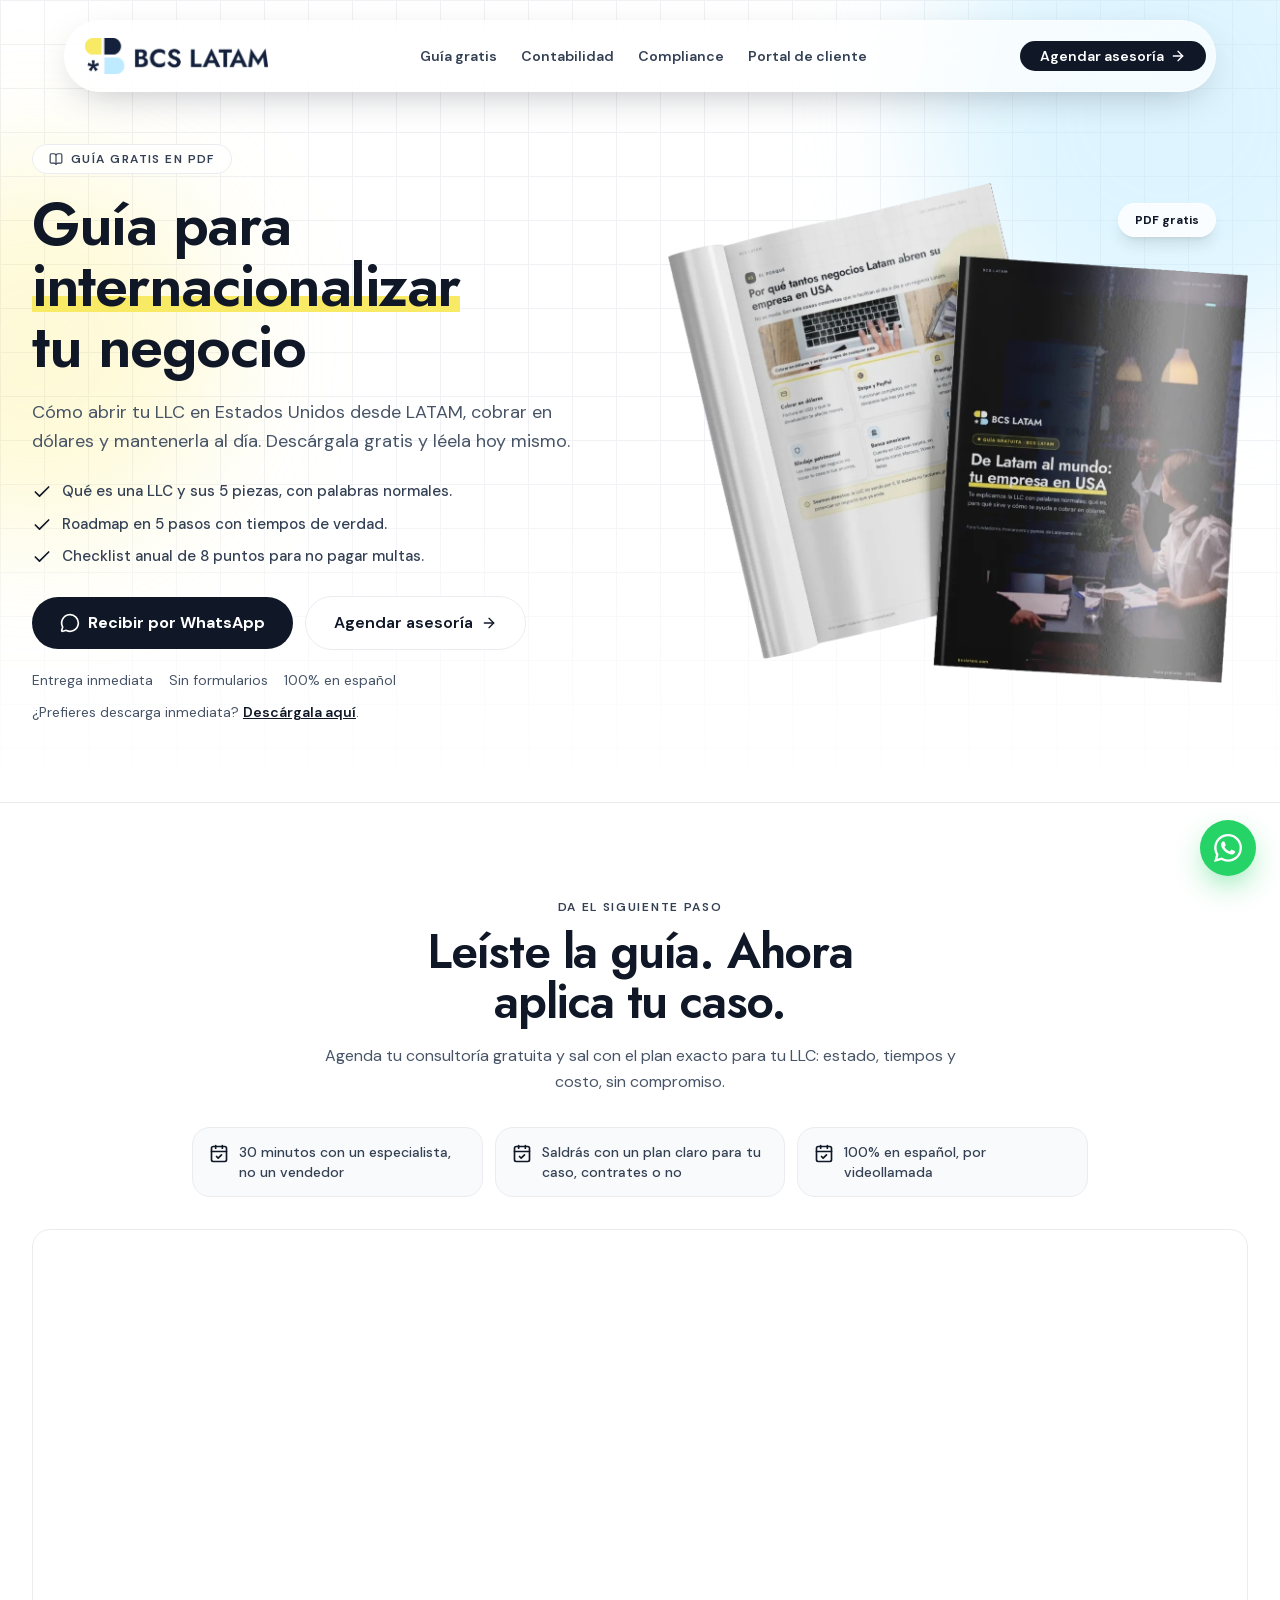
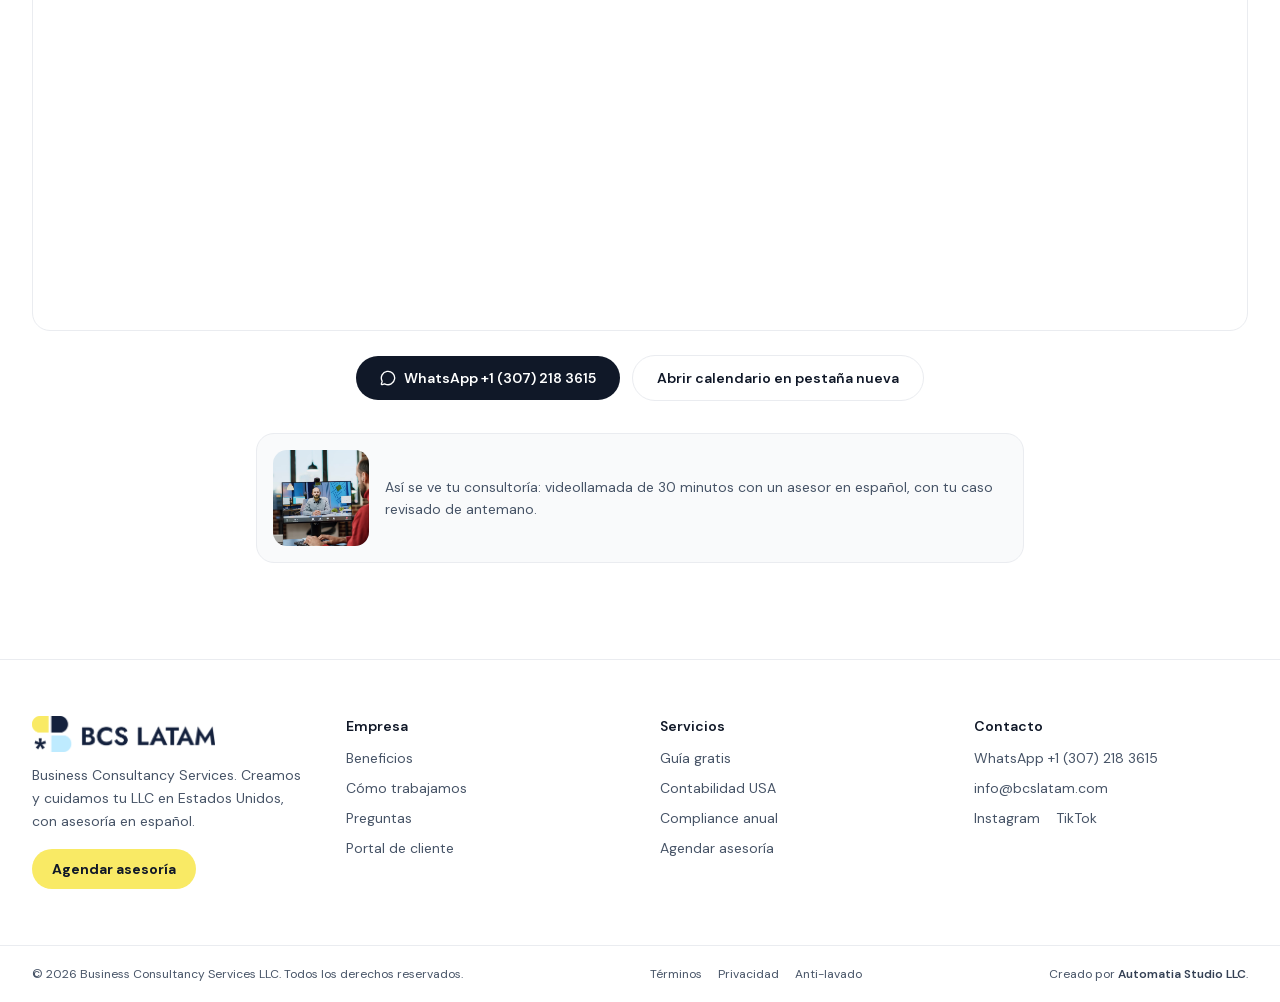
<file: guia/index.html>
<!DOCTYPE html><html lang="es" data-scroll-behavior="smooth" class="jost_fabca609-module__LNGdqW__variable dm_sans_cbdc3b57-module__JuT0dG__variable h-full scroll-smooth antialiased"><head><meta charSet="utf-8"/><meta name="viewport" content="width=device-width, initial-scale=1"/><link rel="preload" as="image" href="../images/logo-bcs-latam.png" fetchPriority="high"/><link rel="preload" as="image" href="../images/guide.png"/><link rel="stylesheet" href="../_next/static/chunks/253co0rtc8ajt.css" data-precedence="next"/><link rel="preload" as="script" fetchPriority="low" href="../_next/static/chunks/0jvhpaew_uadu.js"/><script src="../_next/static/chunks/19mx3mg6lkumu.js" async=""></script><script src="../_next/static/chunks/1wp_82-220bdp.js" async=""></script><script src="../_next/static/chunks/0erpg4rnzkm4w.js" async=""></script><script src="../_next/static/chunks/turbopack-2m6es10re54j4.js" async=""></script><script src="../_next/static/chunks/0h2qsuyze9ds1.js" async=""></script><script src="../_next/static/chunks/1rd11iav0966-.js" async=""></script><script src="../_next/static/chunks/30h1jhps5-3uq.js" async=""></script><script src="../_next/static/chunks/3g6kw6u7vrmy1.js" async=""></script><link rel="preload" href="https://www.googletagmanager.com/gtag/js?id=G-PBPMS2BMSN" as="script"/><title>Guía gratis: internacionaliza tu negocio con una LLC en USA | BCS Latam</title><meta name="description" content="Descarga gratis la guía de BCS Latam para internacionalizar tu negocio: LLC, EIN, banca en dólares, impuestos y cumplimiento. En español y sin costo."/><meta property="og:title" content="BCS Latam | Tu LLC en Estados Unidos desde LATAM"/><meta property="og:description" content="Creamos tu LLC en Estados Unidos con EIN y agente registrado, y te acompañamos hasta cobrar en dólares. Asesoría en español."/><meta property="og:site_name" content="BCS Latam"/><meta property="og:locale" content="es_ES"/><meta property="og:type" content="website"/><meta name="twitter:card" content="summary"/><meta name="twitter:title" content="BCS Latam | Tu LLC en Estados Unidos desde LATAM"/><meta name="twitter:description" content="Creamos tu LLC en Estados Unidos con EIN y agente registrado, y te acompañamos hasta cobrar en dólares. Asesoría en español."/><link rel="icon" href="../favicon.ico?favicon.1lztotj-ll3r3.ico" sizes="48x48" type="image/x-icon"/><link rel="apple-touch-icon" href="../apple-icon.png?apple-icon.2mn8_-ubdnwzx.png" sizes="180x180" type="image/png"/><meta name="next-size-adjust" content=""/><script src="../_next/static/chunks/0cz1d0mv5g_q7.js" noModule=""></script></head><body class="flex min-h-full flex-col bg-white font-sans text-body"><div hidden=""><!--$--><!--/$--></div><noscript><img height="1" width="1" style="display:none" src="https://www.facebook.com/tr?id=1901297420501892&amp;ev=PageView&amp;noscript=1" alt=""/></noscript><header class="fixed inset-x-3 top-3 z-50 md:inset-x-6 md:top-5" style="opacity:1;transform:none"><nav aria-label="Navegación principal" class="mx-auto flex h-16 max-w-6xl items-center justify-between gap-3 rounded-full border border-white/60 bg-white/70 pr-2 pl-4 shadow-[0_12px_40px_-16px_rgba(16,24,40,0.35)] backdrop-blur-xl md:h-[72px] md:pl-5"><a class="flex shrink-0 items-center" aria-label="BCS Latam, inicio" href="../index.html"><img alt="BCS Latam" fetchPriority="high" loading="eager" width="360" height="80" decoding="async" data-nimg="1" class="h-6 w-auto md:h-9" style="color:transparent" src="../images/logo-bcs-latam.png"/></a><div class="hidden items-center gap-6 lg:flex"><a class="text-sm font-semibold text-deep transition-colors hover:text-ink" href="../guia/">Guía gratis</a><a class="text-sm font-semibold text-deep transition-colors hover:text-ink" href="../contabilidad/">Contabilidad</a><a class="text-sm font-semibold text-deep transition-colors hover:text-ink" href="../compliance/">Compliance</a><a href="https://portal.bcslatam.com" target="_blank" rel="noreferrer" class="text-sm font-semibold text-deep transition-colors hover:text-ink">Portal de cliente</a></div><div class="flex items-center gap-2"><a data-slot="button" data-variant="default" data-size="default" class="group/button inline-flex shrink-0 items-center justify-center border border-transparent bg-clip-padding whitespace-nowrap transition-all outline-none select-none focus-visible:border-ring focus-visible:ring-3 focus-visible:ring-ring/50 active:not-aria-[haspopup]:translate-y-px disabled:pointer-events-none disabled:opacity-50 aria-invalid:border-destructive aria-invalid:ring-3 aria-invalid:ring-destructive/20 dark:aria-invalid:border-destructive/50 dark:aria-invalid:ring-destructive/40 [&amp;_svg]:pointer-events-none [&amp;_svg]:shrink-0 [&amp;_svg:not([class*=&#x27;size-&#x27;])]:size-4 h-8 gap-1.5 has-data-[icon=inline-end]:pr-2 has-data-[icon=inline-start]:pl-2 rounded-full bg-ink px-4 text-[13px] font-semibold text-white hover:bg-ink/90 active:scale-[0.97] md:px-5 md:text-sm" href="#agendar">Agendar asesoría<svg xmlns="http://www.w3.org/2000/svg" width="24" height="24" viewBox="0 0 24 24" fill="none" stroke="currentColor" stroke-width="2" stroke-linecap="round" stroke-linejoin="round" class="lucide lucide-arrow-right size-4" aria-hidden="true"><path d="M5 12h14"></path><path d="m12 5 7 7-7 7"></path></svg></a><button data-slot="sheet-trigger" data-variant="outline" data-size="icon" class="group/button inline-flex shrink-0 items-center justify-center border bg-clip-padding text-sm font-medium whitespace-nowrap transition-all outline-none select-none focus-visible:border-ring focus-visible:ring-3 focus-visible:ring-ring/50 active:not-aria-[haspopup]:translate-y-px disabled:pointer-events-none disabled:opacity-50 aria-invalid:border-destructive aria-invalid:ring-3 aria-invalid:ring-destructive/20 dark:aria-invalid:border-destructive/50 dark:aria-invalid:ring-destructive/40 [&amp;_svg]:pointer-events-none [&amp;_svg]:shrink-0 [&amp;_svg:not([class*=&#x27;size-&#x27;])]:size-4 hover:bg-muted hover:text-foreground aria-expanded:bg-muted aria-expanded:text-foreground dark:border-input dark:bg-input/30 dark:hover:bg-input/50 size-8 rounded-full border-hairline bg-white/80 lg:hidden" aria-label="Abrir menú" type="button" aria-haspopup="dialog" aria-expanded="false" data-state="closed"><svg xmlns="http://www.w3.org/2000/svg" width="24" height="24" viewBox="0 0 24 24" fill="none" stroke="currentColor" stroke-width="2" stroke-linecap="round" stroke-linejoin="round" class="lucide lucide-menu size-5" aria-hidden="true"><path d="M4 5h16"></path><path d="M4 12h16"></path><path d="M4 19h16"></path></svg></button></div></nav></header><main><section class="relative overflow-hidden bg-white"><div aria-hidden="true" class="bg-grid mask-fade-y absolute inset-0 opacity-70"></div><div aria-hidden="true" class="absolute -top-32 right-[-10%] size-[480px] rounded-full bg-mist/50 blur-3xl"></div><div aria-hidden="true" class="absolute top-40 left-[-12%] size-[380px] rounded-full bg-sun/25 blur-3xl"></div><div class="relative mx-auto grid max-w-7xl items-center gap-10 px-4 pt-28 pb-14 md:px-8 md:pt-36 md:pb-20 lg:grid-cols-2 lg:gap-14"><div><div style="opacity:1;transform:none"><p class="inline-flex items-center gap-2 rounded-full border border-hairline bg-white/80 px-4 py-1.5 text-xs font-semibold tracking-[0.12em] text-deep uppercase backdrop-blur"><svg xmlns="http://www.w3.org/2000/svg" width="24" height="24" viewBox="0 0 24 24" fill="none" stroke="currentColor" stroke-width="2" stroke-linecap="round" stroke-linejoin="round" class="lucide lucide-book-open size-3.5" aria-hidden="true"><path d="M12 5v16"></path><path d="M20.001 19A2 2 0 0022 17V5a2 2 0 00-1.999-2L16 3.002A5 5 0 0012 5a5 5 0 00-4-2H4a2 2 0 00-2 2v12a2 2 0 001.999 2H8a5 5 0 014 2 5 5 0 014-2z"></path></svg>Guía gratis en PDF</p></div><div style="opacity:1;transform:none"><h1 class="mt-5 font-display text-4xl leading-[1.02] font-semibold tracking-tight text-balance text-ink md:text-6xl">Guía para<!-- --> <span class="relative inline-block"><span class="relative z-10">internacionalizar</span><span aria-hidden="true" class="absolute inset-x-0 bottom-1 z-0 h-3 bg-sun md:h-4"></span></span> <!-- -->tu negocio</h1></div><div style="opacity:1;transform:none"><p class="mt-5 max-w-[52ch] text-lg leading-relaxed text-body">Cómo abrir tu LLC en Estados Unidos desde LATAM, cobrar en dólares y mantenerla al día. Descárgala gratis y léela hoy mismo.</p></div><div style="opacity:1;transform:none"><ul class="mt-6 space-y-2.5 text-[15px] font-medium text-deep"><li class="flex gap-2.5"><svg xmlns="http://www.w3.org/2000/svg" width="24" height="24" viewBox="0 0 24 24" fill="none" stroke="currentColor" stroke-width="2" stroke-linecap="round" stroke-linejoin="round" class="lucide lucide-check mt-0.5 size-5 shrink-0 text-ink" aria-hidden="true"><path d="M20 6 9 17l-5-5"></path></svg>Qué es una LLC y sus 5 piezas, con palabras normales.</li><li class="flex gap-2.5"><svg xmlns="http://www.w3.org/2000/svg" width="24" height="24" viewBox="0 0 24 24" fill="none" stroke="currentColor" stroke-width="2" stroke-linecap="round" stroke-linejoin="round" class="lucide lucide-check mt-0.5 size-5 shrink-0 text-ink" aria-hidden="true"><path d="M20 6 9 17l-5-5"></path></svg>Roadmap en 5 pasos con tiempos de verdad.</li><li class="flex gap-2.5"><svg xmlns="http://www.w3.org/2000/svg" width="24" height="24" viewBox="0 0 24 24" fill="none" stroke="currentColor" stroke-width="2" stroke-linecap="round" stroke-linejoin="round" class="lucide lucide-check mt-0.5 size-5 shrink-0 text-ink" aria-hidden="true"><path d="M20 6 9 17l-5-5"></path></svg>Checklist anual de 8 puntos para no pagar multas.</li></ul></div><div style="opacity:1;transform:none"><div class="mt-7 flex flex-wrap items-center gap-3"><a href="https://wa.me/13072183615?text=Hola%20BCS%20Latam%2C%20quiero%20recibir%20la%20guia%20gratuita%20para%20internacionalizar%20mi%20negocio.%20Mi%20nombre%20es%20" target="_blank" rel="noreferrer" class="inline-flex items-center gap-2 rounded-full bg-ink px-7 py-3.5 text-base font-bold text-white transition-transform hover:-translate-y-0.5 active:scale-[0.97]"><svg xmlns="http://www.w3.org/2000/svg" width="24" height="24" viewBox="0 0 24 24" fill="none" stroke="currentColor" stroke-width="2" stroke-linecap="round" stroke-linejoin="round" class="lucide lucide-message-circle size-5" aria-hidden="true"><path d="M2.992 16.342a2 2 0 0 1 .094 1.167l-1.065 3.29a1 1 0 0 0 1.236 1.168l3.413-.998a2 2 0 0 1 1.099.092 10 10 0 1 0-4.777-4.719"></path></svg>Recibir por WhatsApp</a><a class="inline-flex items-center gap-2 rounded-full border border-hairline bg-white/80 px-7 py-3.5 text-base font-semibold text-ink backdrop-blur transition-transform hover:-translate-y-0.5 active:scale-[0.97]" href="#agendar">Agendar asesoría<svg xmlns="http://www.w3.org/2000/svg" width="24" height="24" viewBox="0 0 24 24" fill="none" stroke="currentColor" stroke-width="2" stroke-linecap="round" stroke-linejoin="round" class="lucide lucide-arrow-right size-4" aria-hidden="true"><path d="M5 12h14"></path><path d="m12 5 7 7-7 7"></path></svg></a></div></div><div style="opacity:1;transform:none"><p class="mt-5 flex flex-wrap items-center gap-x-4 gap-y-1 text-sm text-body"><span>Entrega inmediata</span><span>Sin formularios</span><span>100% en español</span></p><p class="mt-3 text-sm text-body">¿Prefieres descarga inmediata?<!-- --> <a href="../guia-internacionalizar-negocio.pdf" download="" class="font-semibold text-ink underline">Descárgala aquí</a>.</p></div></div><div class="relative" style="opacity:1;transform:none"><img alt="Portada de la guía gratuita de BCS Latam para internacionalizar tu negocio" width="1199" height="1034" decoding="async" data-nimg="1" class="mx-auto w-full max-w-md object-contain lg:max-w-none" style="color:transparent" src="../images/guide.png"/><div class="animate-float absolute top-5 right-4 md:right-8"><p class="rounded-full border border-white/60 bg-white/80 px-4 py-2 text-xs font-bold text-ink shadow-lg backdrop-blur-xl">PDF gratis</p></div></div></div></section><section id="agendar" class="scroll-mt-24 border-t border-hairline bg-white"><div class="mx-auto max-w-7xl px-4 py-16 md:px-8 md:py-24"><div class="max-w-2xl mx-auto text-center" style="opacity:1;transform:none"><p class="text-xs font-semibold tracking-[0.14em] uppercase text-deep">Da el siguiente paso</p><h2 class="mt-3 font-display text-3xl font-semibold tracking-tight text-balance md:text-5xl md:leading-[1.05] text-ink">Leíste la guía. Ahora aplica tu caso.</h2><p class="mt-4 max-w-[65ch] text-base leading-relaxed text-body">Agenda tu consultoría gratuita y sal con el plan exacto para tu LLC: estado, tiempos y costo, sin compromiso.</p></div><div style="opacity:1;transform:none"><ul class="mx-auto mt-8 grid max-w-4xl gap-3 sm:grid-cols-3"><li class="flex items-start gap-2.5 rounded-2xl border border-hairline bg-soft px-4 py-3.5 text-sm font-medium text-deep"><svg xmlns="http://www.w3.org/2000/svg" width="24" height="24" viewBox="0 0 24 24" fill="none" stroke="currentColor" stroke-width="2" stroke-linecap="round" stroke-linejoin="round" class="lucide lucide-calendar-check mt-0.5 size-5 shrink-0 text-ink" aria-hidden="true"><path d="M8 2v3"></path><path d="M16 2v3"></path><rect x="3" y="3" width="18" height="18" rx="2"></rect><path d="M3 9h18"></path><path d="m9 15 2 2 4-4"></path></svg>30 minutos con un especialista, no un vendedor</li><li class="flex items-start gap-2.5 rounded-2xl border border-hairline bg-soft px-4 py-3.5 text-sm font-medium text-deep"><svg xmlns="http://www.w3.org/2000/svg" width="24" height="24" viewBox="0 0 24 24" fill="none" stroke="currentColor" stroke-width="2" stroke-linecap="round" stroke-linejoin="round" class="lucide lucide-calendar-check mt-0.5 size-5 shrink-0 text-ink" aria-hidden="true"><path d="M8 2v3"></path><path d="M16 2v3"></path><rect x="3" y="3" width="18" height="18" rx="2"></rect><path d="M3 9h18"></path><path d="m9 15 2 2 4-4"></path></svg>Saldrás con un plan claro para tu caso, contrates o no</li><li class="flex items-start gap-2.5 rounded-2xl border border-hairline bg-soft px-4 py-3.5 text-sm font-medium text-deep"><svg xmlns="http://www.w3.org/2000/svg" width="24" height="24" viewBox="0 0 24 24" fill="none" stroke="currentColor" stroke-width="2" stroke-linecap="round" stroke-linejoin="round" class="lucide lucide-calendar-check mt-0.5 size-5 shrink-0 text-ink" aria-hidden="true"><path d="M8 2v3"></path><path d="M16 2v3"></path><rect x="3" y="3" width="18" height="18" rx="2"></rect><path d="M3 9h18"></path><path d="m9 15 2 2 4-4"></path></svg>100% en español, por videollamada</li></ul></div><div class="mt-8" style="opacity:1;transform:none"><div class="overflow-hidden rounded-2xl border border-hairline bg-white"><div id="bcs-cal-inline" style="width:100%;height:100%;min-height:700px;overflow:auto"></div><div aria-hidden="true"></div></div></div><div style="opacity:1;transform:none"><div class="mt-6 flex flex-col items-center justify-center gap-3 sm:flex-row"><a href="https://wa.me/13072183615?text=Hola%20BCS%20Latam%2C%20quiero%20agendar%20una%20consultoria%20para%20abrir%20mi%20LLC%20en%20Estados%20Unidos.%20Mi%20nombre%20es%20" target="_blank" rel="noreferrer" class="inline-flex items-center gap-2 rounded-full bg-ink px-6 py-3 text-sm font-semibold text-white transition-transform hover:-translate-y-0.5 active:scale-[0.97]"><svg xmlns="http://www.w3.org/2000/svg" width="24" height="24" viewBox="0 0 24 24" fill="none" stroke="currentColor" stroke-width="2" stroke-linecap="round" stroke-linejoin="round" class="lucide lucide-message-circle size-4" aria-hidden="true"><path d="M2.992 16.342a2 2 0 0 1 .094 1.167l-1.065 3.29a1 1 0 0 0 1.236 1.168l3.413-.998a2 2 0 0 1 1.099.092 10 10 0 1 0-4.777-4.719"></path></svg>WhatsApp <!-- -->+1 (307) 218 3615</a><a href="https://cal.com/bcslatam/asesoria" target="_blank" rel="noreferrer" class="inline-flex items-center gap-2 rounded-full border border-hairline bg-white px-6 py-3 text-sm font-semibold text-ink transition-transform hover:-translate-y-0.5 active:scale-[0.97]">Abrir calendario en pestaña nueva</a></div><div class="mx-auto mt-8 flex max-w-3xl items-center gap-4 overflow-hidden rounded-2xl border border-hairline bg-soft p-4"><img alt="Asesor de BCS Latam en videollamada" loading="lazy" width="400" height="300" decoding="async" data-nimg="1" class="hidden size-24 shrink-0 rounded-xl object-cover sm:block" style="color:transparent" src="../images/agendar-llamada.jpg"/><p class="text-sm leading-relaxed text-body">Así se ve tu consultoría: videollamada de 30 minutos con un asesor en español, con tu caso revisado de antemano.</p></div></div></div></section></main><!--$--><!--/$--><footer class="border-t border-hairline bg-white"><div class="mx-auto grid max-w-7xl gap-10 px-4 py-14 md:grid-cols-4 md:px-8"><div><a aria-label="BCS Latam, inicio" href="../index.html"><img alt="BCS Latam" loading="lazy" width="360" height="80" decoding="async" data-nimg="1" class="h-9 w-auto" style="color:transparent" src="../images/logo-bcs-latam.png"/></a><p class="mt-3 max-w-[32ch] text-sm leading-relaxed text-body">Business Consultancy Services. Creamos y cuidamos tu LLC en Estados Unidos, con asesoría en español.</p><a class="mt-4 inline-flex items-center rounded-full bg-sun px-5 py-2.5 text-sm font-bold text-ink transition-transform hover:-translate-y-0.5 active:scale-[0.97]" href="../agendar/">Agendar asesoría</a></div><nav aria-label="Empresa"><p class="text-sm font-semibold text-ink">Empresa</p><ul class="mt-3 space-y-2.5 text-sm text-body"><li><a class="hover:text-ink" href="../index.html#beneficios">Beneficios</a></li><li><a class="hover:text-ink" href="../index.html#proceso">Cómo trabajamos</a></li><li><a class="hover:text-ink" href="../index.html#preguntas">Preguntas</a></li><li><a href="https://portal.bcslatam.com" target="_blank" rel="noreferrer" class="hover:text-ink">Portal de cliente</a></li></ul></nav><nav aria-label="Servicios"><p class="text-sm font-semibold text-ink">Servicios</p><ul class="mt-3 space-y-2.5 text-sm text-body"><li><a class="hover:text-ink" href="../guia/">Guía gratis</a></li><li><a class="hover:text-ink" href="../contabilidad/">Contabilidad USA</a></li><li><a class="hover:text-ink" href="../compliance/">Compliance anual</a></li><li><a class="hover:text-ink" href="../agendar/">Agendar asesoría</a></li></ul></nav><div><p class="text-sm font-semibold text-ink">Contacto</p><ul class="mt-3 space-y-2.5 text-sm text-body"><li><a href="https://wa.me/13072183615?text=Hola%20BCS%20Latam%2C%20quiero%20agendar%20una%20consultoria%20para%20abrir%20mi%20LLC%20en%20Estados%20Unidos.%20Mi%20nombre%20es%20" target="_blank" rel="noreferrer" class="hover:text-ink">WhatsApp <!-- -->+1 (307) 218 3615</a></li><li><a href="mailto:info@bcslatam.com" class="hover:text-ink">info@bcslatam.com</a></li><li class="flex gap-4"><a href="https://www.instagram.com/bcs_latam" target="_blank" rel="noreferrer" class="hover:text-ink">Instagram</a><a href="https://www.tiktok.com/@bcs_latam" target="_blank" rel="noreferrer" class="hover:text-ink">TikTok</a></li></ul></div></div><div class="border-t border-hairline"><div class="mx-auto flex max-w-7xl flex-col gap-2 px-4 py-5 text-xs text-body sm:flex-row sm:items-center sm:justify-between md:px-8"><p>© 2026 Business Consultancy Services LLC. Todos los derechos reservados.</p><nav aria-label="Legal" class="flex flex-wrap gap-x-4 gap-y-1"><a class="hover:text-ink" href="/terminos/">Términos</a><a class="hover:text-ink" href="/privacidad/">Privacidad</a><a class="hover:text-ink" href="../antilavado/">Anti-lavado</a></nav><p>Creado por<!-- --> <a href="https://automatiastudio.com" target="_blank" rel="noreferrer" class="font-semibold text-deep hover:text-ink">Automatia Studio LLC</a>.</p></div></div></footer><a href="https://wa.me/13072183615?text=Hola%20BCS%20Latam%2C%20quiero%20agendar%20una%20consultoria%20para%20abrir%20mi%20LLC%20en%20Estados%20Unidos.%20Mi%20nombre%20es%20" target="_blank" rel="noreferrer" aria-label="Escríbenos por WhatsApp" class="fixed right-4 bottom-24 z-40 flex size-14 items-center justify-center rounded-full bg-[#25D366] shadow-[0_12px_32px_-8px_rgba(37,211,102,0.7)] transition-transform duration-200 hover:scale-110 active:scale-95 md:right-6 md:bottom-6"><svg viewBox="0 0 24 24" fill="currentColor" class="size-7 text-white" aria-hidden="true"><path d="M17.472 14.382c-.297-.149-1.758-.867-2.03-.967-.273-.099-.471-.148-.67.15-.197.297-.767.966-.94 1.164-.173.199-.347.223-.644.075-.297-.15-1.255-.463-2.39-1.475-.883-.788-1.48-1.761-1.653-2.059-.173-.297-.018-.458.13-.606.134-.133.298-.347.446-.52.149-.174.198-.298.298-.497.099-.198.05-.371-.025-.52-.075-.149-.669-1.612-.916-2.207-.242-.579-.487-.5-.669-.51-.173-.008-.371-.01-.57-.01-.198 0-.52.074-.792.372-.272.297-1.04 1.016-1.04 2.479 0 1.462 1.065 2.875 1.213 3.074.149.198 2.096 3.2 5.077 4.487.709.306 1.262.489 1.694.625.712.227 1.36.195 1.871.118.571-.085 1.758-.719 2.006-1.413.248-.694.248-1.289.173-1.413-.074-.124-.272-.198-.57-.347m-5.421 7.403h-.004a9.87 9.87 0 0 1-5.031-1.378l-.361-.214-3.741.982.998-3.648-.235-.374a9.86 9.86 0 0 1-1.51-5.26c.001-5.45 4.436-9.884 9.888-9.884 2.64 0 5.122 1.03 6.988 2.898a9.825 9.825 0 0 1 2.893 6.994c-.003 5.45-4.437 9.884-9.885 9.884m8.413-18.297A11.815 11.815 0 0 0 12.05 0C5.495 0 .16 5.335.157 11.892c0 2.096.547 4.142 1.588 5.945L.057 24l6.305-1.654a11.882 11.882 0 0 0 5.683 1.448h.005c6.554 0 11.89-5.335 11.893-11.893a11.821 11.821 0 0 0-3.48-8.413Z"></path></svg></a><script src="../_next/static/chunks/0jvhpaew_uadu.js" id="_R_" async=""></script><script>(self.__next_f=self.__next_f||[]).push([0])</script><script>self.__next_f.push([1,"1:\"$Sreact.fragment\"\n2:I[79520,[\"../_next/static/chunks/0h2qsuyze9ds1.js\",\"../_next/static/chunks/1rd11iav0966-.js\"],\"\"]\n4:I[39756,[\"../_next/static/chunks/0h2qsuyze9ds1.js\",\"../_next/static/chunks/1rd11iav0966-.js\"],\"default\"]\n5:I[37457,[\"../_next/static/chunks/0h2qsuyze9ds1.js\",\"../_next/static/chunks/1rd11iav0966-.js\"],\"default\"]\n6:I[22016,[\"../_next/static/chunks/0h2qsuyze9ds1.js\",\"../_next/static/chunks/1rd11iav0966-.js\",\"../_next/static/chunks/30h1jhps5-3uq.js\",\"../_next/static/chunks/3g6kw6u7vrmy1.js\"],\"\"]\n7:I[85437,[\"../_next/static/chunks/0h2qsuyze9ds1.js\",\"../_next/static/chunks/1rd11iav0966-.js\",\"../_next/static/chunks/30h1jhps5-3uq.js\",\"../_next/static/chunks/3g6kw6u7vrmy1.js\"],\"Image\"]\n12:I[68027,[\"../_next/static/chunks/0h2qsuyze9ds1.js\",\"../_next/static/chunks/1rd11iav0966-.js\"],\"default\",1]\n:HL[\"../_next/static/chunks/253co0rtc8ajt.css\",\"style\"]\n:HL[\"../_next/static/media/5c285b27cdda1fe8-s.p.2_mbdogr7ni8i.woff2\",\"font\",{\"crossOrigin\":\"\",\"type\":\"font/woff2\"}]\n:HL[\"../_next/static/media/81cef6a21128489e-s.p.2csanl8cs02r-.woff2\",\"font\",{\"crossOrigin\":\"\",\"type\":\"font/woff2\"}]\n3:[\"$\",\"img\",null,{\"height\":\"1\",\"width\":\"1\",\"style\":{\"display\":\"none\"},\"src\":\"https://www.facebook.com/tr?id=1901297420501892\u0026ev=PageView\u0026noscript=1\",\"alt\":\"\"}]\n10:X\n0:{\"P\":null,\"c\":[\"\",\"guia\",\"\"],\"q\":\"\",\"i\":false,\"f\":[[[\"\",{\"children\":[\"guia\",{\"children\":[\"__PAGE__\",{},\"$undefined\",\"$undefined\",4608]},\"$undefined\",\"$undefined\",4608]},\"$undefined\",\"$undefined\",4624],[[\"$\",\"$1\",\"c\",{\"children\":[[[\"$\",\"link\",\"0\",{\"rel\":\"stylesheet\",\"href\":\"../_next/static/chunks/253co0rtc8ajt.css\",\"precedence\":\"next\",\"crossOrigin\":\"$undefined\",\"nonce\":\"$undefined\"}],[\"$\",\"script\",\"script-0\",{\"src\":\"../_next/static/chunks/0h2qsuyze9ds1.js\",\"async\":true,\"nonce\":\"$undefined\"}],[\"$\",\"script\",\"script-1\",{\"src\":\"../_next/static/chunks/1rd11iav0966-.js\",\"async\":true,\"nonce\":\"$undefined\"}]],[\"$\",\"html\",null,{\"lang\":\"es\",\"data-scroll-behavior\":\"smooth\",\"className\":\"jost_fabca609-module__LNGdqW__variable dm_sans_cbdc3b57-module__JuT0dG__variable h-full scroll-smooth antialiased\",\"children\":[\"$\",\"body\",null,{\"className\":\"flex min-h-full flex-col bg-white font-sans text-body\",\"children\":[[\"$\",\"$L2\",null,{\"src\":\"https://www.googletagmanager.com/gtag/js?id=G-PBPMS2BMSN\",\"strategy\":\"afterInteractive\"}],[\"$\",\"$L2\",null,{\"id\":\"ga-init\",\"strategy\":\"afterInteractive\",\"children\":\"window.dataLayer = window.dataLayer || [];function gtag(){dataLayer.push(arguments);}gtag('js', new Date());gtag('config', 'G-PBPMS2BMSN');\"}],[\"$\",\"$L2\",null,{\"id\":\"meta-pixel\",\"strategy\":\"afterInteractive\",\"children\":\"!function(f,b,e,v,n,t,s){if(f.fbq)return;n=f.fbq=function(){n.callMethod?n.callMethod.apply(n,arguments):n.queue.push(arguments)};if(!f._fbq)f._fbq=n;n.push=n;n.loaded=!0;n.version='2.0';n.queue=[];t=b.createElement(e);t.async=!0;t.src=v;s=b.getElementsByTagName(e)[0];s.parentNode.insertBefore(t,s)}(window, document,'script','https://connect.facebook.net/en_US/fbevents.js');fbq('init', '1901297420501892');fbq('track', 'PageView');\"}],[\"$\",\"noscript\",null,{\"children\":\"$3\"}],[\"$\",\"$L4\",null,{\"parallelRouterKey\":\"children\",\"error\":\"$undefined\",\"errorStyles\":\"$undefined\",\"errorScripts\":\"$undefined\",\"template\":[\"$\",\"$L5\",null,{}],\"templateStyles\":\"$undefined\",\"templateScripts\":\"$undefined\",\"notFound\":[[[\"$\",\"title\",null,{\"children\":\"404: This page could not be found.\"}],[\"$\",\"div\",null,{\"style\":{\"fontFamily\":\"system-ui,\\\"Segoe UI\\\",Roboto,Helvetica,Arial,sans-serif,\\\"Apple Color Emoji\\\",\\\"Segoe UI Emoji\\\"\",\"height\":\"100vh\",\"textAlign\":\"center\",\"display\":\"flex\",\"flexDirection\":\"column\",\"alignItems\":\"center\",\"justifyContent\":\"center\"},\"children\":[\"$\",\"div\",null,{\"children\":[[\"$\",\"style\",null,{\"dangerouslySetInnerHTML\":{\"__html\":\"body{color:#000;background:#fff;margin:0}.next-error-h1{border-right:1px solid rgba(0,0,0,.3)}@media (prefers-color-scheme:dark){body{color:#fff;background:#000}.next-error-h1{border-right:1px solid rgba(255,255,255,.3)}}\"}}],[\"$\",\"h1\",null,{\"className\":\"next-error-h1\",\"style\":{\"display\":\"inline-block\",\"margin\":\"0 20px 0 0\",\"padding\":\"0 23px 0 0\",\"fontSize\":24,\"fontWeight\":500,\"verticalAlign\":\"top\",\"lineHeight\":\"49px\"},\"children\":404}],[\"$\",\"div\",null,{\"style\":{\"display\":\"inline-block\"},\"children\":[\"$\",\"h2\",null,{\"style\":{\"fontSize\":14,\"fontWeight\":400,\"lineHeight\":\"49px\",\"margin\":0},\"children\":\"This page could not be found.\"}]}]]}]}]],[]],\"forbidden\":\"$undefined\",\"unauthorized\":\"$undefined\"}],[\"$\",\"footer\",null,{\"className\":\"border-t border-hairline bg-white\",\"children\":[[\"$\",\"div\",null,{\"className\":\"mx-auto grid max-w-7xl gap-10 px-4 py-14 md:grid-cols-4 md:px-8\",\"children\":[[\"$\",\"div\",null,{\"children\":[[\"$\",\"$L6\",null,{\"href\":\"/\",\"aria-label\":\"BCS Latam, inicio\",\"children\":[\"$\",\"$L7\",null,{\"src\":\"../images/logo-bcs-latam.png\",\"alt\":\"BCS Latam\",\"width\":360,\"height\":80,\"className\":\"h-9 w-auto\"}]}],[\"$\",\"p\",null,{\"className\":\"mt-3 max-w-[32ch] text-sm leading-relaxed text-body\",\"children\":\"Business Consultancy Services. Creamos y cuidamos tu LLC en Estados Unidos, con asesoría en español.\"}],[\"$\",\"$L6\",null,{\"href\":\"../agendar/\",\"className\":\"mt-4 inline-flex items-center rounded-full bg-sun px-5 py-2.5 text-sm font-bold text-ink transition-transform hover:-translate-y-0.5 active:scale-[0.97]\",\"children\":\"Agendar asesoría\"}]]}],[\"$\",\"nav\",null,{\"aria-label\":\"Empresa\",\"children\":[[\"$\",\"p\",null,{\"className\":\"text-sm font-semibold text-ink\",\"children\":\"Empresa\"}],[\"$\",\"ul\",null,{\"className\":\"mt-3 space-y-2.5 text-sm text-body\",\"children\":[[\"$\",\"li\",null,{\"children\":[\"$\",\"$L6\",null,{\"href\":\"../index.html#beneficios\",\"className\":\"hover:text-ink\",\"children\":\"Beneficios\"}]}],[\"$\",\"li\",null,{\"children\":[\"$\",\"$L6\",null,{\"href\":\"../index.html#proceso\",\"className\":\"hover:text-ink\",\"children\":\"Cómo trabajamos\"}]}],\"$L8\",\"$L9\"]}]]}],\"$La\",\"$Lb\"]}],\"$Lc\"]}],\"$Ld\"]}]}]]}],{\"children\":[\"$Le\",{\"children\":[\"$Lf\",{},null,false,null]},null,false,\"$10\"]},null,false,null],\"$L11\",false]],\"m\":\"$undefined\",\"G\":[\"$12\",[\"$L13\"]],\"S\":true,\"h\":null,\"r\":\"$undefined\",\"s\":\"$undefined\",\"a\":\"$undefined\",\"l\":\"$undefined\",\"p\":\"$undefined\",\"d\":\"$undefined\",\"b\":\"O0LAt_DIuwXv3P50kNk33\"}\n15:I[55068,[\"../_next/static/chunks/0h2qsuyze9ds1.js\",\"../_next/static/chunks/1rd11iav0966-.js\",\"../_next/static/chunks/30h1jhps5-3uq.js\",\"../_next/static/chunks/3g6kw6u7vrmy1.js\"],\"SiteNav\"]\n16:I[28478,[\"../_next/static/chunks/0h2qsuyze9ds1.js\",\"../_next/static/chunks/1rd11iav0966-.js\",\"../_next/static/chunks/30h1jhps5-3uq.js\",\"../_next/static/chunks/3g6kw6u7vrmy1.js\"],\"Reveal\"]\n17:I[5014,[\"../_next/static/chunks/0h2qsuyze9ds1.js\",\"../_next/static/chunks/1rd11iav0966-.js\",\"../_next/static/chunks/30h1jhps5-3uq.js\",\"../_next/static/chunks/3g6kw6u7vrmy1.js\"],\"default\"]\n1f:I[97367,[\"../_next/static/chunks/0h2qsuyze9ds1.js\",\"../_next/static/chunks/1rd11iav0966-.js\"],\"ViewportBoundary\"]\n21:I[97367,[\"../_next/static/chunks/0h2qsuyze9ds1.js\",\"../_next/static/chunks/1rd11iav0966-.js\"],\"MetadataBoundary\"]\n22:\"$Sreact.suspense\"\n8:[\"$\",\"li\",null,{\"children\":[\"$\",\"$L6\",null,{\"href\":\"../index.html#preguntas\",\"className\":\"hover:text-ink\",\"children\":\"Preguntas\"}]}]\n9:[\"$\",\"li\",null,{\"children\":[\"$\",\"a\",null,{\"href\":\"https://portal.bcslatam.com\",\"target\":\"_blank\",\"rel\":\"noreferrer\",\"className\":\"hover:text-ink\",\"children\":\"Portal de cliente\"}]}]\na:[\"$\",\"nav\",null,{\"aria-label\":\"Servicios\",\"children\":[[\"$\",\"p\",null,{\"className\":\"text-sm font-semibold text-ink\",\"children\":\"Servicios\"}],[\"$\",\"ul\",null,{\"className\":\"mt-3 space-y-2.5 text-sm text-body\",\"children\":[[\"$\",\"li\",null,{\"children\":[\"$\",\"$L6\",null,{\"href\":\"../guia/\",\"prefetch\":false,\"className\":\"hover:text-ink\",\"children\":\"Guía gratis\"}]}],[\"$\",\"li\",null,{\"children\":[\"$\",\"$L6\",null,{\"href\":\"../contabilidad/\",\"prefetch\":false,\"className\":\"hover:text-ink\",\"children\":\"Contabilidad USA\"}]}],[\"$\",\"li\",null,{\"children\":[\"$\",\"$L6\",null,{\"href\":\"../compliance/\",\"prefetch\":false,\"className\":\"hover:text-ink\",\"children\":\"Compliance anual\"}]}],[\"$\",\"li\",null,{\"children\":[\"$\",\"$L6\",null,{\"href\":\"../agendar/\",\"prefetch\":false,\"className\":\"hover:text-ink\",\"children\":\"Agendar asesoría\"}]}]]}]]}]\nb:[\"$\",\"div\",null,{\"children\":[[\"$\",\"p\",null,{\"className\":\"text-sm font-semibold text-ink\",\"children\":\"Contacto\"}],[\"$\",\"ul\",null,{\"className\":\"mt-3 space-y-2.5 text-sm text-body\",\"children\":[[\"$\",\"li\",null,{\"children\":[\"$\",\"a\",null,{\"href\":\"https://wa.me/13072183615?text=Hola%20BCS%20Latam%2C%20quiero%20agendar%20una%20consultoria%20para%20abrir%20mi%20LLC%20en%20Estados%20Unidos.%20Mi%20nombre%20es%20\",\"target\":\"_blank\",\"rel\":\"noreferrer\",\"className\":\"hover:text-ink\",\"children\":[\"WhatsApp \",\"+1 (307) 218 3615\"]}]}],[\"$\",\"li\",null,{\"children\":[\"$\",\"a\",null,{\"href\":\"mailto:info@bcslatam.com\",\"className\":\"hover:text-ink\",\"children\":\"info@bcslatam.com\"}]}],[\"$\",\"li\",null,{\"className\":\"flex gap-4\",\"children\":[[\"$\",\"a\",null,{\"href\":\"https://www.instagram.com/bcs_latam\",\"target\":\"_blank\",\"rel\":\"noreferrer\",\"className\":\"hover:text-ink\",\"children\":\"Instagram\"}],[\"$\",\"a\",null,{\"href\":\"https://www.tiktok.com/@bcs_latam\",\"target\":\"_blank\",\"rel\":\"noreferrer\",\"className\":\"hover:text-ink\",\"children\":\"TikTok\"}]]}]]}]]}]\nc:[\"$\",\"div\",null,{\"className\":\"border-t border-hairline\",\"children\":[\"$\",\"div\",null,{\"className\":\"mx-auto flex max-w-7xl flex-col gap-2 px-4 py-5 text-xs text-body sm:flex-row sm:items-center sm:justify-between md:px-8\",\"children\":[[\"$\",\"p\",null,{\"children\":\"© 2026 Business Consultancy Services LLC. Todos los derechos reservados.\"}],[\"$\",\"nav\",null,{\"aria-label\":\"Legal\",\"className\":\"flex flex-wrap gap-x-4 gap-y-1\",\"children\":[[\"$\",\"$L6\",null,{\"href\":\"/terminos/\",\"className\":\"hover:text-ink\",\"children\":\"Términos\"}],[\"$\",\"$L6\",null,{\"href\":\"/privacidad/\",\"className\":\"hover:text-ink\",\"children\":\"Privacidad\"}],[\"$\",\"$L6\",null,{\"href\":\"../antilavado/\",\"className\":\"hover:text-ink\",\"children\":\"Anti-lavado\"}]]}],[\"$\",\"p\",null,{\"children\":[\"Creado por\",\" \",[\"$\",\"a\",null,{\"href\":\"https://automatiastudio.com\",\"target\":\"_blank\",\"rel\":\"noreferrer\",\"className\":\"font-semibold text-deep hover:text-ink\",\"children\":\"Automatia Studio LLC\"}],\".\"]}]]}]}]\n14:T459,M17.472 14.382c-.297-.149-1.758-.867-2.03-.967-.273-.099-.471-.148-.67.15-.197.297-.767.966-.94 1.164-.173.199-.347.223-.644.075-.297-.15-1.255-.463-2.39-1.475-.883-.788-1.48-1.761-1.653-2.059-.173-.297-.018-.458.13-.606.134-.133.298-.347.446-.52.149-.174.198-.298.298-.497.099-.198.05-.371-.025-.52-.075-.149-.669-1.612-.916-2.207-.242-.579-.487-.5-.669-.51-.173-.008-.371-.01-.57-.01-.198 0-.52.074-.792.372-.272.297-1.04 1.016-1.04 2.479 0 1.462 1.065 2.875 1.213 3.074.149.198 2.096 3.2 5.077 4.487.709.306 1.262.489 1.694.625.712.227 1.36.195 1.871.118.571-.085 1.758-.719 2.006-1.413.248-.694.248-1.289.173-1.413-.074-.124-.272-.198-.57-.347m-5.421 7.403h-.004a9.87 9.87 0 0 1-5.031-1.378l-.361-.214-3.741.982.998-3.648-.235-.374a9.86 9.86 0 0 1-1.51-5.26c.001-5.45 4.436-9.884 9.888-9.884 2.64 0 5.122 1.03 6.988 2.898a9.825 9.825 0 0 1 2.893 6.994c-.003 5.45-4.437 9.884-9.885 9.884m8.413-18.297A11.815 11.815 0 0 0 12.05 0C5.495 0 .16 5.335.157 11.892c0 2.096.547 4.142 1.588 5.945L.057 24l6.305-1.654a11.882 11.882 0 0 0 5.683 1.448h.005c6.554 0 11.89-5.335 11.893-11.893a11.821 11.821 0 0 0-3.48-8.413Zd:[\"$\",\"a\",null,{\"href\":\"https://wa.me/13072183615?text=Hola%20BCS%20Latam%2C%20quiero%20agendar%20una%20consultoria%20para%20abrir%20mi%20LLC%20en%20Estados%20Unidos.%20Mi%20nombre%20es%20\",\"target\":\"_blank\",\"rel\":\"noreferrer\",\"aria-label\":\"Escríbenos por WhatsApp\",\"className\":\"fixed right-4 bottom-24 z-40 flex size-14 items-center justify-center rounded-full bg-[#25D366] shadow-[0_12px_32px_-8px_rgba(37,211,102,0.7)] transition-transform duration-200 hover:scale-110 active:scale-95 md:right-6 md:bottom-6\",\"children\":[\"$\",\"svg\",null,{\"viewBox\":\"0 0 24 24\",\"fill\":\"currentColor\",\"className\":\"size-7 text-white\",\"aria-hidden\":\"true\",\"children\":[\"$\",\"path\",null,{\"d\":\"$14\"}]}]}]\ne:[\"$\",\"$1\",\"c\",{\"children\":[null,[\"$\",\"$L4\",null,{\"parallelRouterKey\":\"children\",\"error\":\"$undefined\",\"errorStyles\":\"$undefined\",\"errorScripts\":\"$undefined\",\"template\":[\"$\",\"$L5\",null,{}],\"templateStyles\":\"$undefined\",\"templateScripts\":\"$undefined\",\"notFound\":\"$undefined\",\"forbidden\":\"$undefined\",\"unauthorized\":\"$undefined\"}]]}]\nf:[\"$\",\"$1\",\"c\",{\"children\":[[[\"$\",\"$L15\",null,{}],[\"$\",\"main\",null,{\"children\":[[\"$\",\"section\",null,{\"className\":\"relative overflow-hidden bg-white\",\"children\":[[\"$\",\"div\",null,{\"aria-hidden\":\"true\",\"className\":\"bg-grid mask-fade-y absolute inset-0 opacity-70\"}],[\"$\",\"div\",null,{\"aria-hidden\":\"true\",\"className\":\"absolute -top-32 right-[-10%] size-[480px] rounded-full bg-mist/50 blur-3xl\"}],[\"$\",\"div\",null,{\"aria-hidden\":\"true\",\"className\":\"absolute top-40 left-[-12%] size-[380px] rounded-full bg-sun/25 blur-3xl\"}],[\"$\",\"div\",null,{\"className\":\"relative mx-auto grid max-w-7xl items-center gap-10 px-4 pt-28 pb-14 md:px-8 md:pt-36 md:pb-20 lg:grid-cols-2 lg:gap-14\",\"children\":[[\"$\",\"div\",null,{\"children\":[[\"$\",\"$L16\",null,{\"children\":[\"$\",\"p\",null,{\"className\":\"inline-flex items-center gap-2 rounded-full border border-hairline bg-white/80 px-4 py-1.5 text-xs font-semibold tracking-[0.12em] text-deep uppercase backdrop-blur\",\"children\":[[\"$\",\"$L17\",null,{\"ref\":\"$undefined\",\"icon\":{\"name\":\"book-open\",\"size\":24,\"node\":[[\"path\",{\"d\":\"M12 5v16\",\"key\":\"1f6ucr\"}],[\"path\",{\"d\":\"M20.001 19A2 2 0 0022 17V5a2 2 0 00-1.999-2L16 3.002A5 5 0 0012 5a5 5 0 00-4-2H4a2 2 0 00-2 2v12a2 2 0 001.999 2H8a5 5 0 014 2 5 5 0 014-2z\",\"key\":\"1fyvmf\"}]]},\"className\":\"size-3.5\",\"aria-hidden\":\"true\"}],\"Guía gratis en PDF\"]}]}],[\"$\",\"$L16\",null,{\"delay\":0.06,\"children\":[\"$\",\"h1\",null,{\"className\":\"mt-5 font-display text-4xl leading-[1.02] font-semibold tracking-tight text-balance text-ink md:text-6xl\",\"children\":[\"Guía para\",\" \",[\"$\",\"span\",null,{\"className\":\"relative inline-block\",\"children\":[[\"$\",\"span\",null,{\"className\":\"relative z-10\",\"children\":\"internacionalizar\"}],[\"$\",\"span\",null,{\"aria-hidden\":\"true\",\"className\":\"absolute inset-x-0 bottom-1 z-0 h-3 bg-sun md:h-4\"}]]}],\" \",\"tu negocio\"]}]}],[\"$\",\"$L16\",null,{\"delay\":0.12,\"children\":[\"$\",\"p\",null,{\"className\":\"mt-5 max-w-[52ch] text-lg leading-relaxed text-body\",\"children\":\"Cómo abrir tu LLC en Estados Unidos desde LATAM, cobrar en dólares y mantenerla al día. Descárgala gratis y léela hoy mismo.\"}]}],[\"$\",\"$L16\",null,{\"delay\":0.16,\"children\":[\"$\",\"ul\",null,{\"className\":\"mt-6 space-y-2.5 text-[15px] font-medium text-deep\",\"children\":[[\"$\",\"li\",\"Qué es una LLC y sus 5 piezas, con palabras normales.\",{\"className\":\"flex gap-2.5\",\"children\":[[\"$\",\"$L17\",null,{\"ref\":\"$undefined\",\"icon\":{\"name\":\"check\",\"size\":24,\"node\":[[\"path\",{\"d\":\"M20 6 9 17l-5-5\",\"key\":\"1gmf2c\"}]]},\"className\":\"mt-0.5 size-5 shrink-0 text-ink\",\"aria-hidden\":\"true\"}],\"Qué es una LLC y sus 5 piezas, con palabras normales.\"]}],[\"$\",\"li\",\"Roadmap en 5 pasos con tiempos de verdad.\",{\"className\":\"flex gap-2.5\",\"children\":[[\"$\",\"$L17\",null,{\"ref\":\"$undefined\",\"icon\":\"$f:props:children:0:1:props:children:0:props:children:3:props:children:0:props:children:3:props:children:props:children:0:props:children:0:props:icon\",\"className\":\"mt-0.5 size-5 shrink-0 text-ink\",\"aria-hidden\":\"true\"}],\"Roadmap en 5 pasos con tiempos de verdad.\"]}],[\"$\",\"li\",\"Checklist anual de 8 puntos para no pagar multas.\",{\"className\":\"flex gap-2.5\",\"children\":[[\"$\",\"$L17\",null,{\"ref\":\"$undefined\",\"icon\":\"$f:props:children:0:1:props:children:0:props:children:3:props:children:0:props:children:3:props:children:props:children:0:props:children:0:props:icon\",\"className\":\"mt-0.5 size-5 shrink-0 text-ink\",\"aria-hidden\":\"true\"}],\"Checklist anual de 8 puntos para no pagar multas.\"]}]]}]}],[\"$\",\"$L16\",null,{\"delay\":0.18,\"children\":[\"$\",\"div\",null,{\"className\":\"mt-7 flex flex-wrap items-center gap-3\",\"children\":[[\"$\",\"a\",null,{\"href\":\"https://wa.me/13072183615?text=Hola%20BCS%20Latam%2C%20quiero%20recibir%20la%20guia%20gratuita%20para%20internacionalizar%20mi%20negocio.%20Mi%20nombre%20es%20\",\"target\":\"_blank\",\"rel\":\"noreferrer\",\"className\":\"inline-flex items-center gap-2 rounded-full bg-ink px-7 py-3.5 text-base font-bold text-white transition-transform hover:-translate-y-0.5 active:scale-[0.97]\",\"children\":[[\"$\",\"$L17\",null,{\"ref\":\"$undefined\",\"icon\":{\"name\":\"message-circle\",\"size\":24,\"node\":[[\"path\",{\"d\":\"M2.992 16.342a2 2 0 0 1 .094 1.167l-1.065 3.29a1 1 0 0 0 1.236 1.168l3.413-.998a2 2 0 0 1 1.099.092 10 10 0 1 0-4.777-4.719\",\"key\":\"1sd12s\"}]]},\"className\":\"size-5\",\"aria-hidden\":\"true\"}],\"Recibir por WhatsApp\"]}],[\"$\",\"$L6\",null,{\"href\":\"#agendar\",\"className\":\"inline-flex items-center gap-2 rounded-full border border-hairline bg-white/80 px-7 py-3.5 text-base font-semibold text-ink backdrop-blur transition-transform hover:-translate-y-0.5 active:scale-[0.97]\",\"children\":[\"Agendar asesoría\",\"$L18\"]}]]}]}],\"$L19\"]}],\"$L1a\"]}]]}],\"$L1b\"]}]],[\"$L1c\",\"$L1d\"],\"$L1e\"]}]\n11:[\"$\",\"$1\",\"h\",{\"children\":[null,[\"$\",\"$L1f\",null,{\"children\":\"$L20\"}],[\"$\",\"div\",null,{\"hidden\":true,\"children\":[\"$\",\"$L21\",null,{\"children\":[\"$\",\"$22\",null,{\"name\":\"Next.Metadata\",\"children\":\"$L23\"}]}]}],[\"$\",\"meta\",null,{\"name\":\"next-size-adjust\",\"content\":\"\"}]]}]\n13:[\"$\",\"link\",\"0\",{\"rel\":\"stylesheet\",\"href\":\"../_next/static/chunks/253co0rtc8ajt.css\",\"precedence\":\"next\",\"crossOrigin\":\"$undefined\",\"nonce\":\"$undefined\"}]\n24:I[39749,[\"../_next/static/chunks/0h2qsuyze9ds1.js\",\"../_next/static/chunks/1rd11iav0966-.js\",\"../_next/static/chunks/30h1jhps5-3uq.js\",\"../_next/static/chunks/3g6kw6u7vrmy1.js\"],\"CalendarEmbed\"]\n25:I[97367,[\"../_next/static/chunks/0h2qsuyze9ds1.js\",\"../_next/static/chunks/1rd11iav0966-.js\"],\"OutletBoundary\"]\n10:C\n18:[\"$\",\"$L17\",null,{\"ref\":\"$undefined\",\"icon\":{\"name\":\"arrow-right\",\"size\":24,\"node\":[[\"path\",{\"d\":\"M5 12h14\",\"key\":\"1ays0h\"}],[\"path\",{\"d\":\"m12 5 7 7-7 7\",\"key\":\"xquz4c\"}]]},\"className\":\"size-4\",\"aria-hidden\":\"true\"}]\n19:[\"$\",\"$L16\",null,{\"delay\":0.2,\"children\":[[\"$\",\"p\",null,{\"className\":\"mt-5 flex flex-wrap items-center gap-x-4 gap-y-1 text-sm text-body\",\"children\":[[\"$\",\"span\",null,{\"children\":\"Entrega inmediata\"}],[\"$\",\"span\",null,{\"children\":\"Sin formularios\"}],[\"$\",\"span\",null,{\"children\":\"100% en español\"}]]}],[\"$\",\"p\",null,{\"className\":\"mt-3 text-sm text-body\",\"children\":[\"¿Prefieres descarga inmediata?\",\" \",[\"$\",\"a\",null,{\"href\":\"../guia-internacionalizar-negocio.pdf\",\"download\":true,\"className\":\"font-semibold text-ink underline\",\"children\":\"Descárgala aquí\"}],\".\"]}]]}]\n1a:[\"$\",\"$L16\",null,{\"delay\":0.12,\"className\":\"relative\",\"children\":[[\"$\",\"$L7\",null,{\"src\":\"../images/guide.png\",\"alt\":\"Portada de la guía gratuita de BCS Latam para internacionalizar tu negocio\",\"width\":1199,\"height\":1034,\"priority\":true,\"className\":\"mx-auto w-full max-w-md object-contain lg:max-w-none\"}],[\"$\",\"div\",null,{\"className\":\"animate-float absolute top-5 right-4 md:right-8\",\"children\":[\"$\",\"p\",null,{\"className\":\"rounded-full border border-white/60 bg-white/80 px-4 py-2 text-xs font-bold text-ink shadow-lg backdrop-blur-xl\",\"children\":\"PDF gratis\"}]}]]}]\n1b:[\"$\",\"section\",null,{\"id\":\"agendar\",\"className\":\"scroll-mt-24 border-t border-hairline bg-white\",\"children\":[\"$\",\"div\",null,{\"className\":\"mx-auto max-w-7xl px-4 py-16 md:px-8 md:py-24\",\"children\":[[\"$\",\"$L16\",null,{\"className\":\"max-w-2xl mx-auto text-center\",\"children\":[[\"$\",\"p\",null,{\"className\":\"text-xs font-semibold tracking-[0.14em] uppercase text-deep\",\"children\":\"Da el siguiente paso\"}],[\"$\",\"h2\",null,{\"className\":\"mt-3 font-display text-3xl font-semibold tracking-tight text-balance md:text-5xl md:leading-[1.05] text-ink\",\"children\":\"Leíste la guía. Ahora aplica tu caso.\"}],[\"$\",\"p\",null,{\"className\":\"mt-4 max-w-[65ch] text-base leading-relaxed text-body\",\"children\":\"Agenda tu consultoría gratuita y sal con el plan exacto para tu LLC: estado, tiempos y costo, sin compromiso.\"}],\"$undefined\"]}],[\"$\",\"$L16\",null,{\"delay\":0.05,\"children\":[\"$\",\"ul\",null,{\"className\":\"mx-auto mt-8 grid max-w-4xl gap-3 sm:grid-cols-3\",\"children\":[[\"$\",\"li\",\"30 minutos con un especialista, no un vendedor\",{\"className\":\"flex items-start gap-2.5 rounded-2xl border border-hairline bg-soft px-4 py-3.5 text-sm font-medium text-deep\",\"children\":[[\"$\",\"$L17\",null,{\"ref\":\"$undefined\",\"icon\":{\"name\":\"calendar-check\",\"size\":24,\"node\":[[\"path\",{\"d\":\"M8 2v3\",\"key\":\"1ioesn\"}],[\"path\",{\"d\":\"M16 2v3\",\"key\":\"otl347\"}],[\"rect\",{\"x\":\"3\",\"y\":\"3\",\"width\":\"18\",\"height\":\"18\",\"rx\":\"2\",\"key\":\"h1oib\"}],[\"path\",{\"d\":\"M3 9h18\",\"key\":\"1pudct\"}],[\"path\",{\"d\":\"m9 15 2 2 4-4\",\"key\":\"1grp1n\"}]]},\"className\":\"mt-0.5 size-5 shrink-0 text-ink\",\"aria-hidden\":\"true\"}],\"30 minutos con un especialista, no un vendedor\"]}],[\"$\",\"li\",\"Saldrás con un plan claro para tu caso, contrates o no\",{\"className\":\"flex items-start gap-2.5 rounded-2xl border border-hairline bg-soft px-4 py-3.5 text-sm font-medium text-deep\",\"children\":[[\"$\",\"$L17\",null,{\"ref\":\"$undefined\",\"icon\":\"$1b:props:children:props:children:1:props:children:props:children:0:props:children:0:props:icon\",\"className\":\"mt-0.5 size-5 shrink-0 text-ink\",\"aria-hidden\":\"true\"}],\"Saldrás con un plan claro para tu caso, contrates o no\"]}],[\"$\",\"li\",\"100% en español, por videollamada\",{\"className\":\"flex items-start gap-2.5 rounded-2xl border border-hairline bg-soft px-4 py-3.5 text-sm font-medium text-deep\",\"children\":[[\"$\",\"$L17\",null,{\"ref\":\"$undefined\",\"icon\":\"$1b:props:children:props:children:1:props:children:props:children:0:props:children:0:props:icon\",\"className\":\"mt-0.5 size-5 shrink-0 text-ink\",\"aria-hidden\":\"true\"}],\"100% en español, por videollamada\"]}]]}]}],[\"$\",\"$L16\",null,{\"delay\":0.1,\"className\":\"mt-8\",\"children\":[\"$\",\"$L24\",null,{}]}],[\"$\",\"$L16\",null,{\"delay\":0.15,\"children\":[[\"$\",\"div\",null,{\"className\":\"mt-6 flex flex-col items-center justify-center gap-3 sm:flex-row\",\"children\":[[\"$\",\"a\",null,{\"href\":\"https://wa.me/13072183615?text=Hola%20BCS%20Latam%2C%20quiero%20agendar%20una%20consultoria%20para%20abrir%20mi%20LLC%20en%20Estados%20Unidos.%20Mi%20nombre%20es%20\",\"target\":\"_blank\",\"rel\":\"noreferrer\",\"className\":\"inline-flex items-center gap-2 rounded-full bg-ink px-6 py-3 text-sm font-semibold text-white transition-transform hover:-translate-y-0.5 active:scale-[0.97]\",\"children\":[[\"$\",\"$L17\",null,{\"ref\":\"$undefined\",\"icon\":\"$f:props:children:0:1:props:children:0:props:children:3:props:children:0:props:children:4:props:children:props:children:0:props:children:0:props:icon\",\"className\":\"size-4\",\"aria-hidden\":\"true\"}],\"WhatsApp \",\"+1 (307) 218 3615\"]}],[\"$\",\"a\",null,{\"href\":\"https://cal.com/bcslatam/asesoria\",\"target\":\"_blank\",\"rel\":\"noreferrer\",\"className\":\"inline-flex items-center gap-2 rounded-full border border-hairline bg-white px-6 py-3 text-sm font-semibold text-ink transition-transform hover:-translate-y-0.5 active:scale-[0.97]\",\"children\":\"Abrir calendario en pestaña nueva\"}]]}],[\"$\",\"div\",null,{\"className\":\"mx-auto mt-8 flex max-w-3xl items-center gap-4 overflow-hidden rounded-2xl border border-hairline bg-soft p-4\",\"children\":[[\"$\",\"$L7\",null,{\"src\":\"../images/agendar-llamada.jpg\",\"alt\":\"Asesor de BCS Latam en videollamada\",\"width\":400,\"height\":300,\"className\":\"hidden size-24 shrink-0 rounded-xl object-cover sm:block\"}],[\"$\",\"p\",null,{\"className\":\"text-sm leading-relaxed text-body\",\"children\":\"Así se ve tu consultoría: videollamada de 30 minutos con un asesor en español, con tu caso revisado de antemano.\"}]]}]]}]]}]}]\n1c:[\"$\",\"script\",\"script-0\",{\"src\":\"../_next/static/chunks/30h1jhps5-3uq.js\",\"async\":true,\"nonce\":\"$undefined\"}]\n1d:[\"$\",\"script\",\"script-1\",{\"src\":\"../_next/static/chunks/3g6kw6u7vrmy1.js\",\"async\":true,\"nonce\":\"$undefined\"}]\n1e:[\"$\",\"$L25\",null,{\"children\":[\"$\",\"$22\",null,{\"name\":\"Next.MetadataOutlet\",\"children\":\"$@26\"}]}]\n20:[[\"$\",\"meta\",\"0\",{\"charSet\":\"utf-8\"}],[\"$\",\"meta\",\"1\",{\"name\":\"viewport\",\"content\":\"width=device-width, initial-scale=1\"}]]\n27:I[27201,[\"../_next/static/chunks/0h2qsuyze9ds1.js\",\"../_next/static/chunks/1rd11iav0966-.js\"],\"IconMark\"]\n23:[[\"$\",\"title\",\"0\",{\"children\":\"Guía gratis: internacionaliza tu negocio con una LLC en USA | BCS Latam\"}],[\"$\",\"meta\",\"1\",{\"name\":\"description\",\"content\":\"Descarga gratis la guía de BCS Latam para internacionalizar tu negocio: LLC, EIN, banca en dólares, impuestos y cumplimiento. En español y sin costo.\"}],[\"$\",\"meta\",\"2\",{\"property\":\"og:title\",\"content\":\"BCS Latam | Tu LLC en Estados Unidos desde LATAM\"}],[\"$\",\"meta\",\"3\",{\"property\":\"og:description\",\"content\":\"Creamos tu LLC en Estados Unidos con EIN y agente registrado, y te acompañamos hasta cobrar en dólares. Asesoría en español.\"}],[\"$\",\"meta\",\"4\",{\"property\":\"og:site_name\",\"content\":\"BCS Latam\"}],[\"$\",\"meta\",\"5\",{\"property\":\"og:locale\",\"content\":\"es_ES\"}],[\"$\",\"meta\",\"6\",{\"property\":\"og:type\",\"content\":\"website\"}],[\"$\",\"meta\",\"7\",{\"name\":\"twitter:card\",\"content\":\"summary\"}],[\"$\",\"meta\",\"8\",{\"name\":\"twitter:title\",\"content\":\"BCS Latam | Tu LLC en Estados Unidos desde LATAM\"}],[\"$\",\"meta\",\"9\",{\"name\":\"twitter:description\",\"content\":\"Creamos tu LLC en Estados Unidos con EIN y agente registrado, y te acompañamos hasta cobrar en dólares. Asesoría en español.\"}],[\"$\",\"link\",\"10\",{\"rel\":\"icon\",\"href\":\"../favicon.ico?favicon.1lztotj-ll3r3.ico\",\"sizes\":\"48x48\",\"type\":\"image/x-icon\"}],[\"$\",\"link\",\"11\",{\"rel\":\"apple-touch-icon\",\"href\":\"../apple-icon.png?apple-icon.2mn8_-ubdnwzx.png\",\"sizes\":\"180x180\",\"type\":\"image/png\"}],[\"$\",\"$L27\",\"12\",{}]]\n26:null\n"])</script></body></html>
</file>
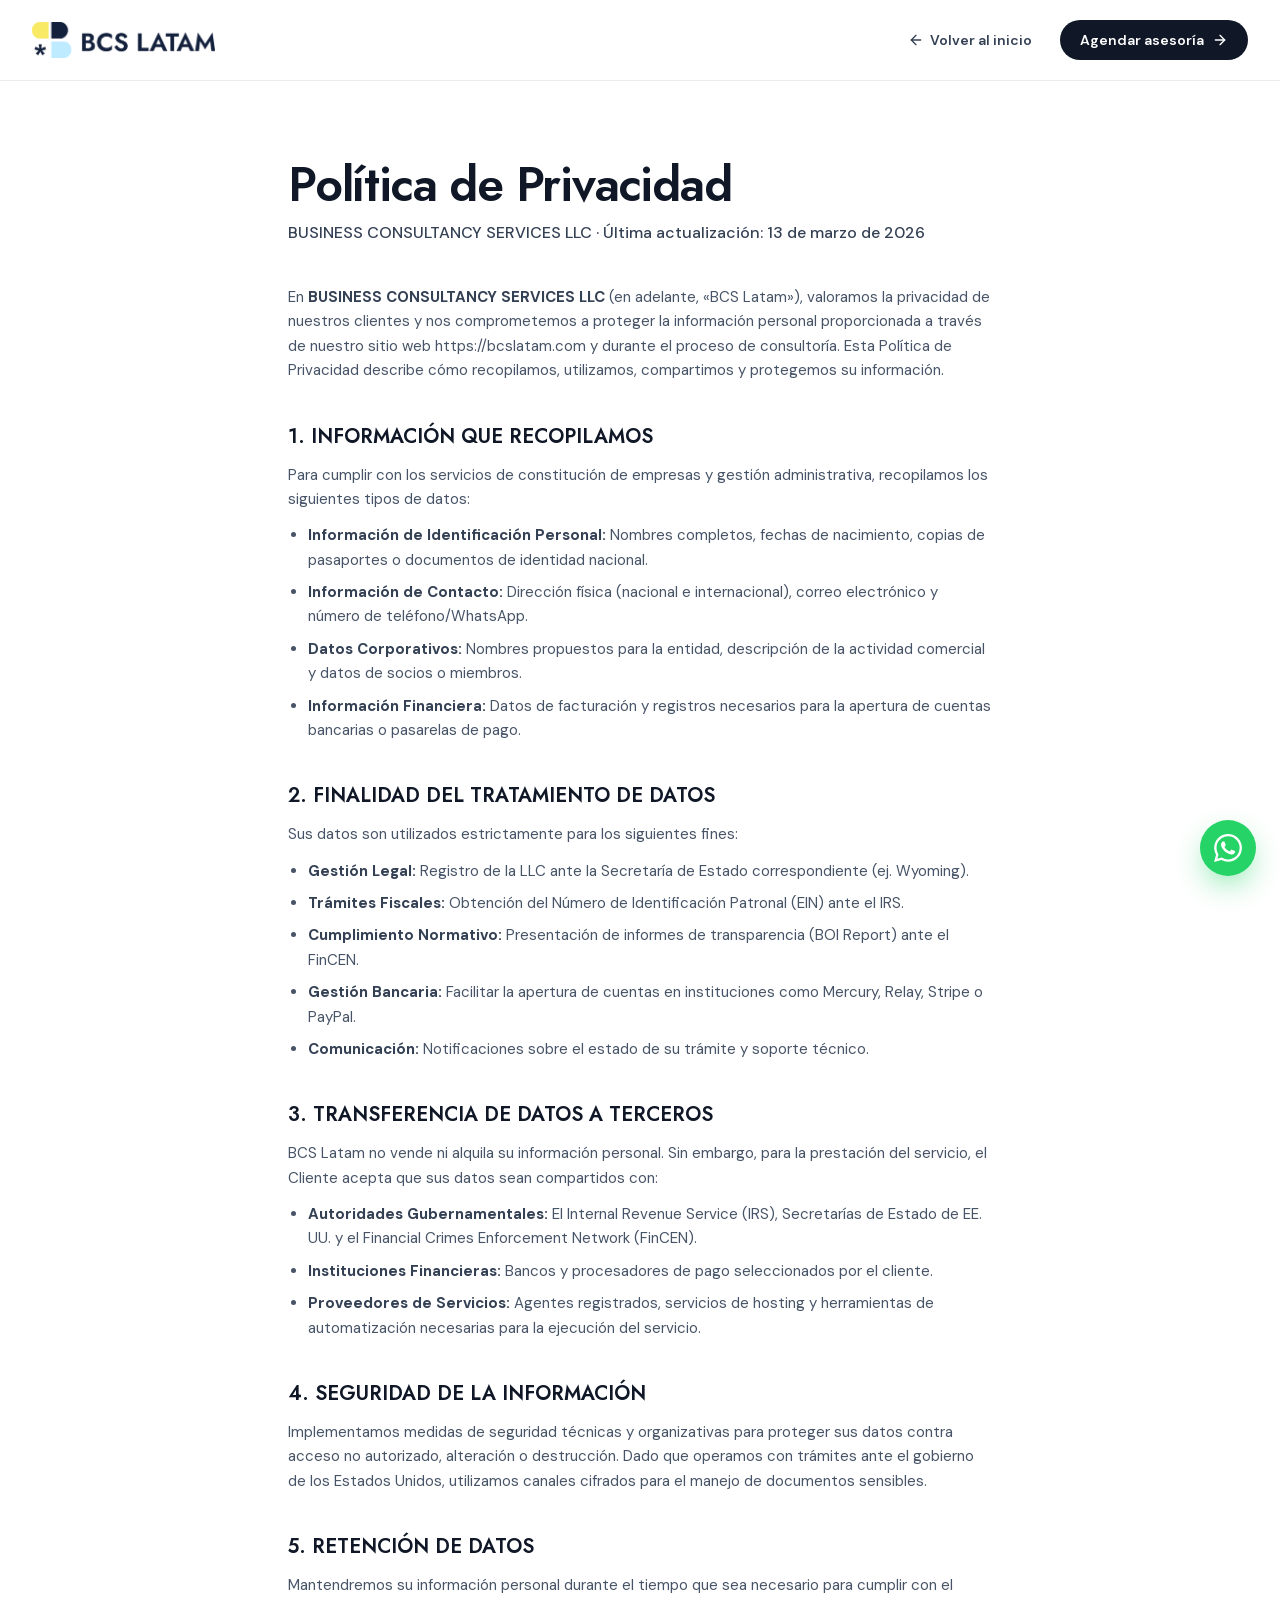
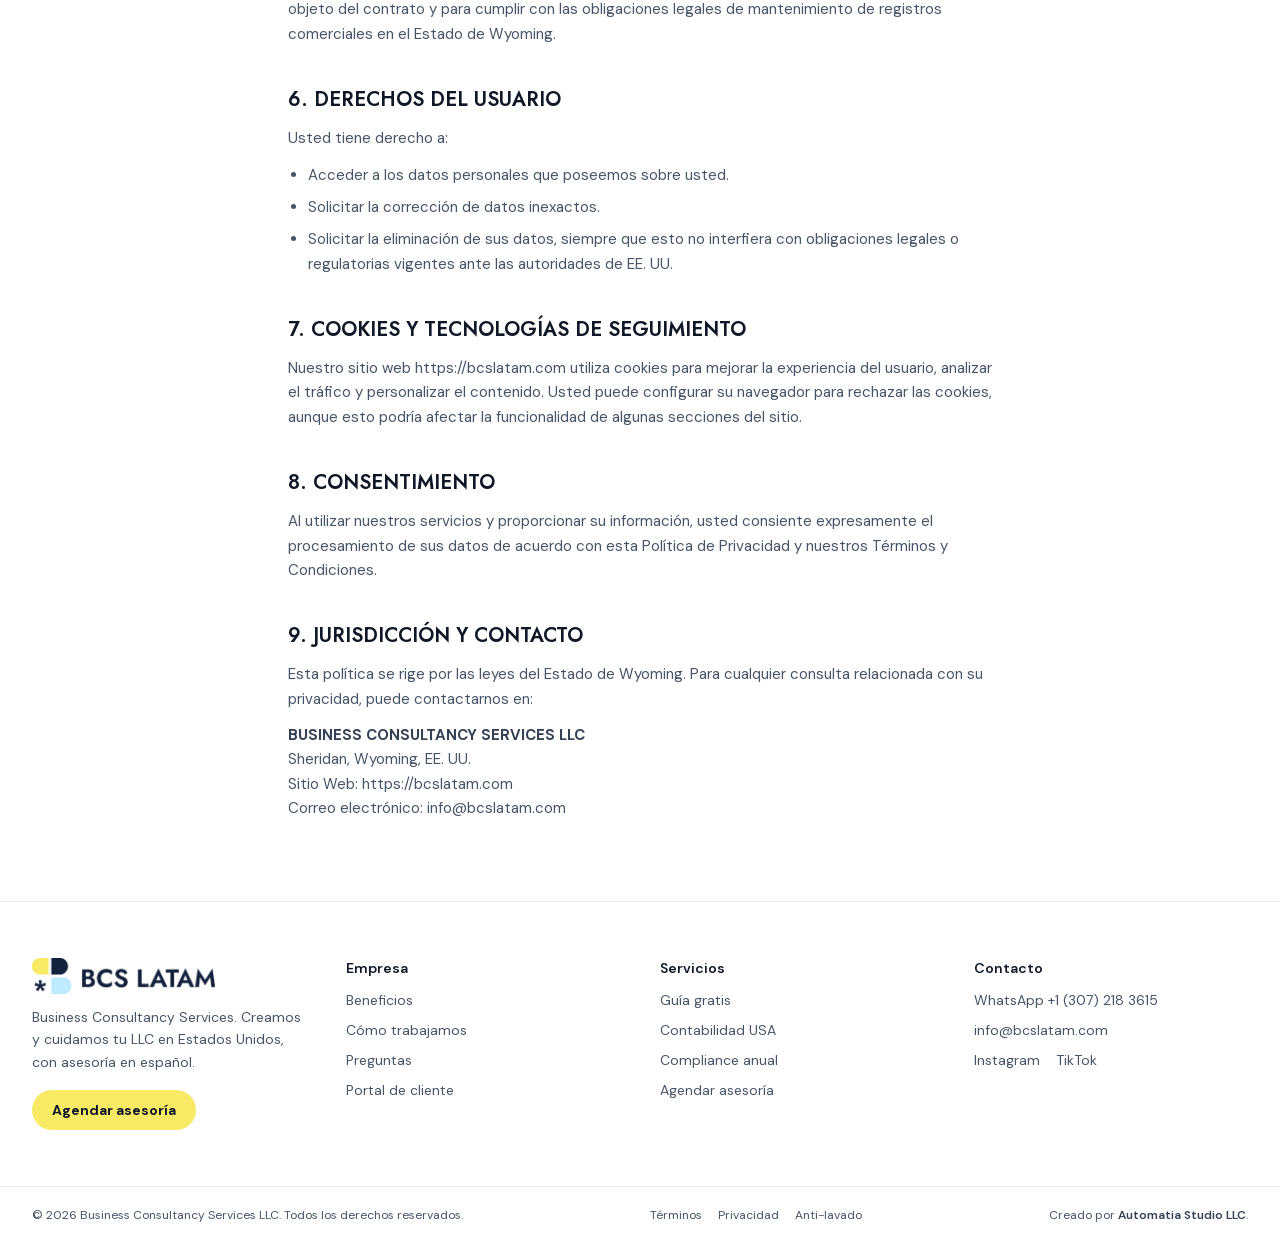
<file: privacidad/index.html>
<!DOCTYPE html><html lang="es" data-scroll-behavior="smooth" class="jost_fabca609-module__LNGdqW__variable dm_sans_cbdc3b57-module__JuT0dG__variable h-full scroll-smooth antialiased"><head><meta charSet="utf-8"/><meta name="viewport" content="width=device-width, initial-scale=1"/><link rel="stylesheet" href="../_next/static/chunks/253co0rtc8ajt.css" data-precedence="next"/><link rel="preload" as="script" fetchPriority="low" href="../_next/static/chunks/0jvhpaew_uadu.js"/><script src="../_next/static/chunks/19mx3mg6lkumu.js" async=""></script><script src="../_next/static/chunks/1wp_82-220bdp.js" async=""></script><script src="../_next/static/chunks/0erpg4rnzkm4w.js" async=""></script><script src="../_next/static/chunks/turbopack-2m6es10re54j4.js" async=""></script><script src="../_next/static/chunks/0h2qsuyze9ds1.js" async=""></script><script src="../_next/static/chunks/1rd11iav0966-.js" async=""></script><script src="../_next/static/chunks/30h1jhps5-3uq.js" async=""></script><link rel="preload" href="https://www.googletagmanager.com/gtag/js?id=G-PBPMS2BMSN" as="script"/><title>Política de Privacidad | BCS Latam</title><meta name="description" content="Política de Privacidad de Business Consultancy Services LLC: datos que recopilamos, finalidad y derechos."/><meta property="og:title" content="BCS Latam | Tu LLC en Estados Unidos desde LATAM"/><meta property="og:description" content="Creamos tu LLC en Estados Unidos con EIN y agente registrado, y te acompañamos hasta cobrar en dólares. Asesoría en español."/><meta property="og:site_name" content="BCS Latam"/><meta property="og:locale" content="es_ES"/><meta property="og:type" content="website"/><meta name="twitter:card" content="summary"/><meta name="twitter:title" content="BCS Latam | Tu LLC en Estados Unidos desde LATAM"/><meta name="twitter:description" content="Creamos tu LLC en Estados Unidos con EIN y agente registrado, y te acompañamos hasta cobrar en dólares. Asesoría en español."/><link rel="icon" href="../favicon.ico?favicon.1lztotj-ll3r3.ico" sizes="48x48" type="image/x-icon"/><link rel="apple-touch-icon" href="../apple-icon.png?apple-icon.2mn8_-ubdnwzx.png" sizes="180x180" type="image/png"/><meta name="next-size-adjust" content=""/><script src="../_next/static/chunks/0cz1d0mv5g_q7.js" noModule=""></script></head><body class="flex min-h-full flex-col bg-white font-sans text-body"><div hidden=""><!--$--><!--/$--></div><noscript><img height="1" width="1" style="display:none" src="https://www.facebook.com/tr?id=1901297420501892&amp;ev=PageView&amp;noscript=1" alt=""/></noscript><header class="sticky top-0 z-50 border-b border-hairline bg-white/95 backdrop-blur"><nav aria-label="Navegación legal" class="mx-auto flex h-16 max-w-7xl items-center justify-between gap-4 px-4 md:h-20 md:px-8"><a class="flex shrink-0 items-center" aria-label="BCS Latam, inicio" href="../index.html"><img alt="BCS Latam" loading="lazy" width="360" height="80" decoding="async" data-nimg="1" class="h-7 w-auto md:h-9" style="color:transparent" src="../images/logo-bcs-latam.png"/></a><div class="flex items-center gap-2 sm:gap-3"><a class="hidden items-center gap-1.5 rounded-full px-4 py-2.5 text-sm font-semibold text-deep transition-colors hover:text-ink sm:inline-flex" href="../index.html"><svg xmlns="http://www.w3.org/2000/svg" width="24" height="24" viewBox="0 0 24 24" fill="none" stroke="currentColor" stroke-width="2" stroke-linecap="round" stroke-linejoin="round" class="lucide lucide-arrow-left size-4" aria-hidden="true"><path d="m12 19-7-7 7-7"></path><path d="M19 12H5"></path></svg>Volver al inicio</a><a class="inline-flex items-center gap-2 rounded-full bg-ink px-5 py-2.5 text-sm font-semibold text-white transition-transform hover:-translate-y-0.5 active:scale-[0.97]" href="../agendar/">Agendar asesoría<svg xmlns="http://www.w3.org/2000/svg" width="24" height="24" viewBox="0 0 24 24" fill="none" stroke="currentColor" stroke-width="2" stroke-linecap="round" stroke-linejoin="round" class="lucide lucide-arrow-right size-4" aria-hidden="true"><path d="M5 12h14"></path><path d="m12 5 7 7-7 7"></path></svg></a></div></nav></header><main class="bg-white"><article class="mx-auto max-w-3xl px-4 py-14 md:px-8 md:py-20"><h1 class="font-display text-4xl font-semibold tracking-tight text-ink md:text-5xl">Política de Privacidad</h1><p class="mt-3 text-base font-medium text-deep">BUSINESS CONSULTANCY SERVICES LLC · Última actualización: 13 de marzo de 2026</p><div class="mt-10 space-y-10 text-[15px] leading-relaxed text-body"><p>En <strong class="text-deep">BUSINESS CONSULTANCY SERVICES LLC</strong> (en adelante, «BCS Latam»), valoramos la privacidad de nuestros clientes y nos comprometemos a proteger la información personal proporcionada a través de nuestro sitio web https://bcslatam.com y durante el proceso de consultoría. Esta Política de Privacidad describe cómo recopilamos, utilizamos, compartimos y protegemos su información.</p><section><h2 class="font-display text-xl font-semibold text-ink">1. INFORMACIÓN QUE RECOPILAMOS</h2><p class="mt-3">Para cumplir con los servicios de constitución de empresas y gestión administrativa, recopilamos los siguientes tipos de datos:</p><ul class="mt-3 list-disc space-y-2 pl-5"><li><strong class="text-deep">Información de Identificación Personal:</strong> Nombres completos, fechas de nacimiento, copias de pasaportes o documentos de identidad nacional.</li><li><strong class="text-deep">Información de Contacto:</strong> Dirección física (nacional e internacional), correo electrónico y número de teléfono/WhatsApp.</li><li><strong class="text-deep">Datos Corporativos:</strong> Nombres propuestos para la entidad, descripción de la actividad comercial y datos de socios o miembros.</li><li><strong class="text-deep">Información Financiera:</strong> Datos de facturación y registros necesarios para la apertura de cuentas bancarias o pasarelas de pago.</li></ul></section><section><h2 class="font-display text-xl font-semibold text-ink">2. FINALIDAD DEL TRATAMIENTO DE DATOS</h2><p class="mt-3">Sus datos son utilizados estrictamente para los siguientes fines:</p><ul class="mt-3 list-disc space-y-2 pl-5"><li><strong class="text-deep">Gestión Legal:</strong> Registro de la LLC ante la Secretaría de Estado correspondiente (ej. Wyoming).</li><li><strong class="text-deep">Trámites Fiscales:</strong> Obtención del Número de Identificación Patronal (EIN) ante el IRS.</li><li><strong class="text-deep">Cumplimiento Normativo:</strong> Presentación de informes de transparencia (BOI Report) ante el FinCEN.</li><li><strong class="text-deep">Gestión Bancaria:</strong> Facilitar la apertura de cuentas en instituciones como Mercury, Relay, Stripe o PayPal.</li><li><strong class="text-deep">Comunicación:</strong> Notificaciones sobre el estado de su trámite y soporte técnico.</li></ul></section><section><h2 class="font-display text-xl font-semibold text-ink">3. TRANSFERENCIA DE DATOS A TERCEROS</h2><p class="mt-3">BCS Latam no vende ni alquila su información personal. Sin embargo, para la prestación del servicio, el Cliente acepta que sus datos sean compartidos con:</p><ul class="mt-3 list-disc space-y-2 pl-5"><li><strong class="text-deep">Autoridades Gubernamentales:</strong> El Internal Revenue Service (IRS), Secretarías de Estado de EE. UU. y el Financial Crimes Enforcement Network (FinCEN).</li><li><strong class="text-deep">Instituciones Financieras:</strong> Bancos y procesadores de pago seleccionados por el cliente.</li><li><strong class="text-deep">Proveedores de Servicios:</strong> Agentes registrados, servicios de hosting y herramientas de automatización necesarias para la ejecución del servicio.</li></ul></section><section><h2 class="font-display text-xl font-semibold text-ink">4. SEGURIDAD DE LA INFORMACIÓN</h2><p class="mt-3">Implementamos medidas de seguridad técnicas y organizativas para proteger sus datos contra acceso no autorizado, alteración o destrucción. Dado que operamos con trámites ante el gobierno de los Estados Unidos, utilizamos canales cifrados para el manejo de documentos sensibles.</p></section><section><h2 class="font-display text-xl font-semibold text-ink">5. RETENCIÓN DE DATOS</h2><p class="mt-3">Mantendremos su información personal durante el tiempo que sea necesario para cumplir con el objeto del contrato y para cumplir con las obligaciones legales de mantenimiento de registros comerciales en el Estado de Wyoming.</p></section><section><h2 class="font-display text-xl font-semibold text-ink">6. DERECHOS DEL USUARIO</h2><p class="mt-3">Usted tiene derecho a:</p><ul class="mt-3 list-disc space-y-2 pl-5"><li>Acceder a los datos personales que poseemos sobre usted.</li><li>Solicitar la corrección de datos inexactos.</li><li>Solicitar la eliminación de sus datos, siempre que esto no interfiera con obligaciones legales o regulatorias vigentes ante las autoridades de EE. UU.</li></ul></section><section><h2 class="font-display text-xl font-semibold text-ink">7. COOKIES Y TECNOLOGÍAS DE SEGUIMIENTO</h2><p class="mt-3">Nuestro sitio web https://bcslatam.com utiliza cookies para mejorar la experiencia del usuario, analizar el tráfico y personalizar el contenido. Usted puede configurar su navegador para rechazar las cookies, aunque esto podría afectar la funcionalidad de algunas secciones del sitio.</p></section><section><h2 class="font-display text-xl font-semibold text-ink">8. CONSENTIMIENTO</h2><p class="mt-3">Al utilizar nuestros servicios y proporcionar su información, usted consiente expresamente el procesamiento de sus datos de acuerdo con esta Política de Privacidad y nuestros Términos y Condiciones.</p></section><section><h2 class="font-display text-xl font-semibold text-ink">9. JURISDICCIÓN Y CONTACTO</h2><p class="mt-3">Esta política se rige por las leyes del Estado de Wyoming. Para cualquier consulta relacionada con su privacidad, puede contactarnos en:</p><p class="mt-3"><strong class="text-deep">BUSINESS CONSULTANCY SERVICES LLC</strong><br/>Sheridan, Wyoming, EE. UU.<br/>Sitio Web: https://bcslatam.com<br/>Correo electrónico: info@bcslatam.com</p></section></div></article></main><!--$--><!--/$--><footer class="border-t border-hairline bg-white"><div class="mx-auto grid max-w-7xl gap-10 px-4 py-14 md:grid-cols-4 md:px-8"><div><a aria-label="BCS Latam, inicio" href="../index.html"><img alt="BCS Latam" loading="lazy" width="360" height="80" decoding="async" data-nimg="1" class="h-9 w-auto" style="color:transparent" src="../images/logo-bcs-latam.png"/></a><p class="mt-3 max-w-[32ch] text-sm leading-relaxed text-body">Business Consultancy Services. Creamos y cuidamos tu LLC en Estados Unidos, con asesoría en español.</p><a class="mt-4 inline-flex items-center rounded-full bg-sun px-5 py-2.5 text-sm font-bold text-ink transition-transform hover:-translate-y-0.5 active:scale-[0.97]" href="../agendar/">Agendar asesoría</a></div><nav aria-label="Empresa"><p class="text-sm font-semibold text-ink">Empresa</p><ul class="mt-3 space-y-2.5 text-sm text-body"><li><a class="hover:text-ink" href="../index.html#beneficios">Beneficios</a></li><li><a class="hover:text-ink" href="../index.html#proceso">Cómo trabajamos</a></li><li><a class="hover:text-ink" href="../index.html#preguntas">Preguntas</a></li><li><a href="https://portal.bcslatam.com" target="_blank" rel="noreferrer" class="hover:text-ink">Portal de cliente</a></li></ul></nav><nav aria-label="Servicios"><p class="text-sm font-semibold text-ink">Servicios</p><ul class="mt-3 space-y-2.5 text-sm text-body"><li><a class="hover:text-ink" href="../guia/">Guía gratis</a></li><li><a class="hover:text-ink" href="../contabilidad/">Contabilidad USA</a></li><li><a class="hover:text-ink" href="../compliance/">Compliance anual</a></li><li><a class="hover:text-ink" href="../agendar/">Agendar asesoría</a></li></ul></nav><div><p class="text-sm font-semibold text-ink">Contacto</p><ul class="mt-3 space-y-2.5 text-sm text-body"><li><a href="https://wa.me/13072183615?text=Hola%20BCS%20Latam%2C%20quiero%20agendar%20una%20consultoria%20para%20abrir%20mi%20LLC%20en%20Estados%20Unidos.%20Mi%20nombre%20es%20" target="_blank" rel="noreferrer" class="hover:text-ink">WhatsApp <!-- -->+1 (307) 218 3615</a></li><li><a href="mailto:info@bcslatam.com" class="hover:text-ink">info@bcslatam.com</a></li><li class="flex gap-4"><a href="https://www.instagram.com/bcs_latam" target="_blank" rel="noreferrer" class="hover:text-ink">Instagram</a><a href="https://www.tiktok.com/@bcs_latam" target="_blank" rel="noreferrer" class="hover:text-ink">TikTok</a></li></ul></div></div><div class="border-t border-hairline"><div class="mx-auto flex max-w-7xl flex-col gap-2 px-4 py-5 text-xs text-body sm:flex-row sm:items-center sm:justify-between md:px-8"><p>© 2026 Business Consultancy Services LLC. Todos los derechos reservados.</p><nav aria-label="Legal" class="flex flex-wrap gap-x-4 gap-y-1"><a class="hover:text-ink" href="/terminos/">Términos</a><a class="hover:text-ink" href="/privacidad/">Privacidad</a><a class="hover:text-ink" href="../antilavado/">Anti-lavado</a></nav><p>Creado por<!-- --> <a href="https://automatiastudio.com" target="_blank" rel="noreferrer" class="font-semibold text-deep hover:text-ink">Automatia Studio LLC</a>.</p></div></div></footer><a href="https://wa.me/13072183615?text=Hola%20BCS%20Latam%2C%20quiero%20agendar%20una%20consultoria%20para%20abrir%20mi%20LLC%20en%20Estados%20Unidos.%20Mi%20nombre%20es%20" target="_blank" rel="noreferrer" aria-label="Escríbenos por WhatsApp" class="fixed right-4 bottom-24 z-40 flex size-14 items-center justify-center rounded-full bg-[#25D366] shadow-[0_12px_32px_-8px_rgba(37,211,102,0.7)] transition-transform duration-200 hover:scale-110 active:scale-95 md:right-6 md:bottom-6"><svg viewBox="0 0 24 24" fill="currentColor" class="size-7 text-white" aria-hidden="true"><path d="M17.472 14.382c-.297-.149-1.758-.867-2.03-.967-.273-.099-.471-.148-.67.15-.197.297-.767.966-.94 1.164-.173.199-.347.223-.644.075-.297-.15-1.255-.463-2.39-1.475-.883-.788-1.48-1.761-1.653-2.059-.173-.297-.018-.458.13-.606.134-.133.298-.347.446-.52.149-.174.198-.298.298-.497.099-.198.05-.371-.025-.52-.075-.149-.669-1.612-.916-2.207-.242-.579-.487-.5-.669-.51-.173-.008-.371-.01-.57-.01-.198 0-.52.074-.792.372-.272.297-1.04 1.016-1.04 2.479 0 1.462 1.065 2.875 1.213 3.074.149.198 2.096 3.2 5.077 4.487.709.306 1.262.489 1.694.625.712.227 1.36.195 1.871.118.571-.085 1.758-.719 2.006-1.413.248-.694.248-1.289.173-1.413-.074-.124-.272-.198-.57-.347m-5.421 7.403h-.004a9.87 9.87 0 0 1-5.031-1.378l-.361-.214-3.741.982.998-3.648-.235-.374a9.86 9.86 0 0 1-1.51-5.26c.001-5.45 4.436-9.884 9.888-9.884 2.64 0 5.122 1.03 6.988 2.898a9.825 9.825 0 0 1 2.893 6.994c-.003 5.45-4.437 9.884-9.885 9.884m8.413-18.297A11.815 11.815 0 0 0 12.05 0C5.495 0 .16 5.335.157 11.892c0 2.096.547 4.142 1.588 5.945L.057 24l6.305-1.654a11.882 11.882 0 0 0 5.683 1.448h.005c6.554 0 11.89-5.335 11.893-11.893a11.821 11.821 0 0 0-3.48-8.413Z"></path></svg></a><script src="../_next/static/chunks/0jvhpaew_uadu.js" id="_R_" async=""></script><script>(self.__next_f=self.__next_f||[]).push([0])</script><script>self.__next_f.push([1,"1:\"$Sreact.fragment\"\n2:I[79520,[\"../_next/static/chunks/0h2qsuyze9ds1.js\",\"../_next/static/chunks/1rd11iav0966-.js\"],\"\"]\n4:I[39756,[\"../_next/static/chunks/0h2qsuyze9ds1.js\",\"../_next/static/chunks/1rd11iav0966-.js\"],\"default\"]\n5:I[37457,[\"../_next/static/chunks/0h2qsuyze9ds1.js\",\"../_next/static/chunks/1rd11iav0966-.js\"],\"default\"]\n6:I[22016,[\"../_next/static/chunks/0h2qsuyze9ds1.js\",\"../_next/static/chunks/1rd11iav0966-.js\",\"../_next/static/chunks/30h1jhps5-3uq.js\"],\"\"]\n7:I[85437,[\"../_next/static/chunks/0h2qsuyze9ds1.js\",\"../_next/static/chunks/1rd11iav0966-.js\",\"../_next/static/chunks/30h1jhps5-3uq.js\"],\"Image\"]\n12:I[68027,[\"../_next/static/chunks/0h2qsuyze9ds1.js\",\"../_next/static/chunks/1rd11iav0966-.js\"],\"default\",1]\n:HL[\"../_next/static/chunks/253co0rtc8ajt.css\",\"style\"]\n:HL[\"../_next/static/media/5c285b27cdda1fe8-s.p.2_mbdogr7ni8i.woff2\",\"font\",{\"crossOrigin\":\"\",\"type\":\"font/woff2\"}]\n:HL[\"../_next/static/media/81cef6a21128489e-s.p.2csanl8cs02r-.woff2\",\"font\",{\"crossOrigin\":\"\",\"type\":\"font/woff2\"}]\n3:[\"$\",\"img\",null,{\"height\":\"1\",\"width\":\"1\",\"style\":{\"display\":\"none\"},\"src\":\"https://www.facebook.com/tr?id=1901297420501892\u0026ev=PageView\u0026noscript=1\",\"alt\":\"\"}]\n10:X\n0:{\"P\":null,\"c\":[\"\",\"privacidad\",\"\"],\"q\":\"\",\"i\":false,\"f\":[[[\"\",{\"children\":[\"privacidad\",{\"children\":[\"__PAGE__\",{},\"$undefined\",\"$undefined\",4608]},\"$undefined\",\"$undefined\",4608]},\"$undefined\",\"$undefined\",4624],[[\"$\",\"$1\",\"c\",{\"children\":[[[\"$\",\"link\",\"0\",{\"rel\":\"stylesheet\",\"href\":\"../_next/static/chunks/253co0rtc8ajt.css\",\"precedence\":\"next\",\"crossOrigin\":\"$undefined\",\"nonce\":\"$undefined\"}],[\"$\",\"script\",\"script-0\",{\"src\":\"../_next/static/chunks/0h2qsuyze9ds1.js\",\"async\":true,\"nonce\":\"$undefined\"}],[\"$\",\"script\",\"script-1\",{\"src\":\"../_next/static/chunks/1rd11iav0966-.js\",\"async\":true,\"nonce\":\"$undefined\"}]],[\"$\",\"html\",null,{\"lang\":\"es\",\"data-scroll-behavior\":\"smooth\",\"className\":\"jost_fabca609-module__LNGdqW__variable dm_sans_cbdc3b57-module__JuT0dG__variable h-full scroll-smooth antialiased\",\"children\":[\"$\",\"body\",null,{\"className\":\"flex min-h-full flex-col bg-white font-sans text-body\",\"children\":[[\"$\",\"$L2\",null,{\"src\":\"https://www.googletagmanager.com/gtag/js?id=G-PBPMS2BMSN\",\"strategy\":\"afterInteractive\"}],[\"$\",\"$L2\",null,{\"id\":\"ga-init\",\"strategy\":\"afterInteractive\",\"children\":\"window.dataLayer = window.dataLayer || [];function gtag(){dataLayer.push(arguments);}gtag('js', new Date());gtag('config', 'G-PBPMS2BMSN');\"}],[\"$\",\"$L2\",null,{\"id\":\"meta-pixel\",\"strategy\":\"afterInteractive\",\"children\":\"!function(f,b,e,v,n,t,s){if(f.fbq)return;n=f.fbq=function(){n.callMethod?n.callMethod.apply(n,arguments):n.queue.push(arguments)};if(!f._fbq)f._fbq=n;n.push=n;n.loaded=!0;n.version='2.0';n.queue=[];t=b.createElement(e);t.async=!0;t.src=v;s=b.getElementsByTagName(e)[0];s.parentNode.insertBefore(t,s)}(window, document,'script','https://connect.facebook.net/en_US/fbevents.js');fbq('init', '1901297420501892');fbq('track', 'PageView');\"}],[\"$\",\"noscript\",null,{\"children\":\"$3\"}],[\"$\",\"$L4\",null,{\"parallelRouterKey\":\"children\",\"error\":\"$undefined\",\"errorStyles\":\"$undefined\",\"errorScripts\":\"$undefined\",\"template\":[\"$\",\"$L5\",null,{}],\"templateStyles\":\"$undefined\",\"templateScripts\":\"$undefined\",\"notFound\":[[[\"$\",\"title\",null,{\"children\":\"404: This page could not be found.\"}],[\"$\",\"div\",null,{\"style\":{\"fontFamily\":\"system-ui,\\\"Segoe UI\\\",Roboto,Helvetica,Arial,sans-serif,\\\"Apple Color Emoji\\\",\\\"Segoe UI Emoji\\\"\",\"height\":\"100vh\",\"textAlign\":\"center\",\"display\":\"flex\",\"flexDirection\":\"column\",\"alignItems\":\"center\",\"justifyContent\":\"center\"},\"children\":[\"$\",\"div\",null,{\"children\":[[\"$\",\"style\",null,{\"dangerouslySetInnerHTML\":{\"__html\":\"body{color:#000;background:#fff;margin:0}.next-error-h1{border-right:1px solid rgba(0,0,0,.3)}@media (prefers-color-scheme:dark){body{color:#fff;background:#000}.next-error-h1{border-right:1px solid rgba(255,255,255,.3)}}\"}}],[\"$\",\"h1\",null,{\"className\":\"next-error-h1\",\"style\":{\"display\":\"inline-block\",\"margin\":\"0 20px 0 0\",\"padding\":\"0 23px 0 0\",\"fontSize\":24,\"fontWeight\":500,\"verticalAlign\":\"top\",\"lineHeight\":\"49px\"},\"children\":404}],[\"$\",\"div\",null,{\"style\":{\"display\":\"inline-block\"},\"children\":[\"$\",\"h2\",null,{\"style\":{\"fontSize\":14,\"fontWeight\":400,\"lineHeight\":\"49px\",\"margin\":0},\"children\":\"This page could not be found.\"}]}]]}]}]],[]],\"forbidden\":\"$undefined\",\"unauthorized\":\"$undefined\"}],[\"$\",\"footer\",null,{\"className\":\"border-t border-hairline bg-white\",\"children\":[[\"$\",\"div\",null,{\"className\":\"mx-auto grid max-w-7xl gap-10 px-4 py-14 md:grid-cols-4 md:px-8\",\"children\":[[\"$\",\"div\",null,{\"children\":[[\"$\",\"$L6\",null,{\"href\":\"/\",\"aria-label\":\"BCS Latam, inicio\",\"children\":[\"$\",\"$L7\",null,{\"src\":\"../images/logo-bcs-latam.png\",\"alt\":\"BCS Latam\",\"width\":360,\"height\":80,\"className\":\"h-9 w-auto\"}]}],[\"$\",\"p\",null,{\"className\":\"mt-3 max-w-[32ch] text-sm leading-relaxed text-body\",\"children\":\"Business Consultancy Services. Creamos y cuidamos tu LLC en Estados Unidos, con asesoría en español.\"}],[\"$\",\"$L6\",null,{\"href\":\"../agendar/\",\"className\":\"mt-4 inline-flex items-center rounded-full bg-sun px-5 py-2.5 text-sm font-bold text-ink transition-transform hover:-translate-y-0.5 active:scale-[0.97]\",\"children\":\"Agendar asesoría\"}]]}],[\"$\",\"nav\",null,{\"aria-label\":\"Empresa\",\"children\":[[\"$\",\"p\",null,{\"className\":\"text-sm font-semibold text-ink\",\"children\":\"Empresa\"}],[\"$\",\"ul\",null,{\"className\":\"mt-3 space-y-2.5 text-sm text-body\",\"children\":[[\"$\",\"li\",null,{\"children\":[\"$\",\"$L6\",null,{\"href\":\"../index.html#beneficios\",\"className\":\"hover:text-ink\",\"children\":\"Beneficios\"}]}],[\"$\",\"li\",null,{\"children\":[\"$\",\"$L6\",null,{\"href\":\"../index.html#proceso\",\"className\":\"hover:text-ink\",\"children\":\"Cómo trabajamos\"}]}],\"$L8\",\"$L9\"]}]]}],\"$La\",\"$Lb\"]}],\"$Lc\"]}],\"$Ld\"]}]}]]}],{\"children\":[\"$Le\",{\"children\":[\"$Lf\",{},null,false,null]},null,false,\"$10\"]},null,false,null],\"$L11\",false]],\"m\":\"$undefined\",\"G\":[\"$12\",[\"$L13\"]],\"S\":true,\"h\":null,\"r\":\"$undefined\",\"s\":\"$undefined\",\"a\":\"$undefined\",\"l\":\"$undefined\",\"p\":\"$undefined\",\"d\":\"$undefined\",\"b\":\"O0LAt_DIuwXv3P50kNk33\"}\n15:I[5014,[\"../_next/static/chunks/0h2qsuyze9ds1.js\",\"../_next/static/chunks/1rd11iav0966-.js\",\"../_next/static/chunks/30h1jhps5-3uq.js\"],\"default\"]\n20:I[97367,[\"../_next/static/chunks/0h2qsuyze9ds1.js\",\"../_next/static/chunks/1rd11iav0966-.js\"],\"ViewportBoundary\"]\n22:I[97367,[\"../_next/static/chunks/0h2qsuyze9ds1.js\",\"../_next/static/chunks/1rd11iav0966-.js\"],\"MetadataBoundary\"]\n23:\"$Sreact.suspense\"\n8:[\"$\",\"li\",null,{\"children\":[\"$\",\"$L6\",null,{\"href\":\"../index.html#preguntas\",\"className\":\"hover:text-ink\",\"children\":\"Preguntas\"}]}]\n9:[\"$\",\"li\",null,{\"children\":[\"$\",\"a\",null,{\"href\":\"https://portal.bcslatam.com\",\"target\":\"_blank\",\"rel\":\"noreferrer\",\"className\":\"hover:text-ink\",\"children\":\"Portal de cliente\"}]}]\na:[\"$\",\"nav\",null,{\"aria-label\":\"Servicios\",\"children\":[[\"$\",\"p\",null,{\"className\":\"text-sm font-semibold text-ink\",\"children\":\"Servicios\"}],[\"$\",\"ul\",null,{\"className\":\"mt-3 space-y-2.5 text-sm text-body\",\"children\":[[\"$\",\"li\",null,{\"children\":[\"$\",\"$L6\",null,{\"href\":\"../guia/\",\"prefetch\":false,\"className\":\"hover:text-ink\",\"children\":\"Guía gratis\"}]}],[\"$\",\"li\",null,{\"children\":[\"$\",\"$L6\",null,{\"href\":\"../contabilidad/\",\"prefetch\":false,\"className\":\"hover:text-ink\",\"children\":\"Contabilidad USA\"}]}],[\"$\",\"li\",null,{\"children\":[\"$\",\"$L6\",null,{\"href\":\"../compliance/\",\"prefetch\":false,\"className\":\"hover:text-ink\",\"children\":\"Compliance anual\"}]}],[\"$\",\"li\",null,{\"children\":[\"$\",\"$L6\",null,{\"href\":\"../agendar/\",\"prefetch\":false,\"className\":\"hover:text-ink\",\"children\":\"Agendar asesoría\"}]}]]}]]}]\nb:[\"$\",\"div\",null,{\"children\":[[\"$\",\"p\",null,{\"className\":\"text-sm font-semibold text-ink\",\"children\":\"Contacto\"}],[\"$\",\"ul\",null,{\"className\":\"mt-3 space-y-2.5 text-sm text-body\",\"children\":[[\"$\",\"li\",null,{\"children\":[\"$\",\"a\",null,{\"href\":\"https://wa.me/13072183615?text=Hola%20BCS%20Latam%2C%20quiero%20agendar%20una%20consultoria%20para%20abrir%20mi%20LLC%20en%20Estados%20Unidos.%20Mi%20nombre%20es%20\",\"target\":\"_blank\",\"rel\":\"noreferrer\",\"className\":\"hover:text-ink\",\"children\":[\"WhatsApp \",\"+1 (307) 218 3615\"]}]}],[\"$\",\"li\",null,{\"children\":[\"$\",\"a\",null,{\"href\":\"mailto:info@bcslatam.com\",\"className\":\"hover:text-ink\",\"children\":\"info@bcslatam.com\"}]}],[\"$\",\"li\",null,{\"className\":\"flex gap-4\",\"children\":[[\"$\",\"a\",null,{\"href\":\"https://www.instagram.com/bcs_latam\",\"target\":\"_blank\",\"rel\":\"noreferrer\",\"className\":\"hover:text-ink\",\"children\":\"Instagram\"}],[\"$\",\"a\",null,{\"href\":\"https://www.tiktok.com/@bcs_latam\",\"target\":\"_blank\",\"rel\":\"noreferrer\",\"className\":\"hover:text-ink\",\"children\":\"TikTok\"}]]}]]}]]}]\nc:[\"$\",\"div\",null,{\"className\":\"border-t border-hairline\",\"children\":[\"$\",\"div\",null,{\"className\":\"mx-auto flex max-w-7xl flex-col gap-2 px-4 py-5 text-xs text-body sm:flex-row sm:items-center sm:justify-between md:px-8\",\"children\":[[\"$\",\"p\",null,{\"children\":\"© 2026 Business Consultancy Services LLC. Todos los derechos reservados.\"}],[\"$\",\"nav\",null,{\"aria-label\":\"Legal\",\"className\":\"flex flex-wrap gap-x-4 gap-y-1\",\"children\":[[\"$\",\"$L6\",null,{\"href\":\"/terminos/\",\"className\":\"hover:text-ink\",\"children\":\"Términos\"}],[\"$\",\"$L6\",null,{\"href\":\"/privacidad/\",\"className\":\"hover:text-ink\",\"children\":\"Privacidad\"}],[\"$\",\"$L6\",null,{\"href\":\"../antilavado/\",\"className\":\"hover:text-ink\",\"children\":\"Anti-lavado\"}]]}],[\"$\",\"p\",null,{\"children\":[\"Creado por\",\" \",[\"$\",\"a\",null,{\"href\":\"https://automatiastudio.com\",\"target\":\"_blank\",\"rel\":\"noreferrer\",\"className\":\"font-semibold text-deep hover:text-ink\",\"children\":\"Automatia Studio LLC\"}],\".\"]}]]}]}]\n14:T459,M17.472 14.382c-.297-.149-1.758-.867-2.03-.967-.273-.099-.471-.148-.67.15-.197.297-.767.966-.94 1.164-.173.199-.347.223-.644.075-.297-.15-1.255-.463-2.39-1.475-.883-.788-1.48-1.761-1.653-2.059-.173-.297-.018-.458.13-.606.134-.133.298-.347.446-.52.149-.174.198-.298.298-.497.099-.198.05-.371-.025-.52-.075-.149-.669-1.612-.916-2.207-.242-.579-.487-.5-.669-.51-.173-.008-.371-.01-.57-.01-.198 0-.52.074-.792.372-.272.297-1.04 1.016-1.04 2.479 0 1.462 1.065 2.875 1.213 3.074.149.198 2.096 3.2 5.077 4.487.709.306 1.262.489 1.694.625.712.227 1.36.195 1.871.118.571-.085 1.758-.719 2.006-1.413.248-.694.248-1.289.173-1.413-.074-.124-.272-.198-.57-.347m-5.421 7.403h-.004a9.87 9.87 0 0 1-5.031-1.378l-.361-.214-3.741.982.998-3.648-.235-.374a9.86 9.86 0 0 1-1.51-5.26c.001-5.45 4.436-9.884 9.888-9.884 2.64 0 5.122 1.03 6.988 2.898a9.825 9.825 0 0 1 2.893 6.994c-.003 5.45-4.437 9.884-9.885 9.884m8.413-18.297A11.815 11.815 0 0 0 12.05 0C5.495 0 .16 5.335.157 11.892c0 2.096.547 4.142 1.588 5.945L.057 24l6.305-1.654a11.882 11.882 0 0 0 5.683 1.448h.005c6.554 0 11.89-5.335 11.893-11.893a11.821 11.821 0 0 0-3.48-8.413Zd:[\"$\",\"a\",null,{\"href\":\"https://wa.me/13072183615?text=Hola%20BCS%20Latam%2C%20quiero%20agendar%20una%20consultoria%20para%20abrir%20mi%20LLC%20en%20Estados%20Unidos.%20Mi%20nombre%20es%20\",\"target\":\"_blank\",\"rel\":\"noreferrer\",\"aria-label\":\"Escríbenos por WhatsApp\",\"className\":\"fixed right-4 bottom-24 z-40 flex size-14 items-center justify-center rounded-full bg-[#25D366] shadow-[0_12px_32px_-8px_rgba(37,211,102,0.7)] transition-transform duration-200 hover:scale-110 active:scale-95 md:right-6 md:bottom-6\",\"children\":[\"$\",\"svg\",null,{\"viewBox\":\"0 0 24 24\",\"fill\":\"currentColor\",\"className\":\"size-7 text-white\",\"aria-hidden\":\"true\",\"children\":[\"$\",\"path\",null,{\"d\":\"$14\"}]}]}]\ne:[\"$\",\"$1\",\"c\",{\"children\":[null,[\"$\",\"$L4\",null,{\"parallelRouterKey\":\"children\",\"error\":\"$undefined\",\"errorStyles\":\"$undefined\",\"errorScripts\":\"$undefined\",\"template\":[\"$\",\"$L5\",null,{}],\"templateStyles\":\"$undefined\",\"templateScripts\":\"$undefined\",\"notFound\":\"$undefined\",\"forbidden\":\"$undefined\",\"unauthorized\":\"$undefined\"}]]}]\nf:[\"$\",\"$1\",\"c\",{\"children\":[[[\"$\",\"header\",null,{\"className\":\"sticky top-0 z-50 border-b border-hairline bg-white/95 backdrop-blur\",\"children\":[\"$\",\"nav\",null,{\"aria-label\":\"Navegación legal\",\"className\":\"mx-auto flex h-16 max-w-7xl items-center justify-between gap-4 px-4 md:h-20 md:px-8\",\"children\":[[\"$\",\"$L6\",null,{\"href\":\"/\",\"className\":\"flex shrink-0 items-center\",\"aria-label\":\"BCS Latam, inicio\",\"children\":[\"$\",\"$L7\",null,{\"src\":\"../images/logo-bcs-latam.png\",\"alt\":\"BCS Latam\",\"width\":360,\"height\":80,\"className\":\"h-7 w-auto md:h-9\"}]}],[\"$\",\"div\",null,{\"className\":\"flex items-center gap-2 sm:gap-3\",\"children\":[[\"$\",\"$L6\",null,{\"href\":\"/\",\"className\":\"hidden items-center gap-1.5 rounded-full px-4 py-2.5 text-sm font-semibold text-deep transition-colors hover:text-ink sm:inline-flex\",\"children\":[[\"$\",\"$L15\",null,{\"ref\":\"$undefined\",\"icon\":{\"name\":\"arrow-left\",\"size\":24,\"node\":[[\"path\",{\"d\":\"m12 19-7-7 7-7\",\"key\":\"1l729n\"}],[\"path\",{\"d\":\"M19 12H5\",\"key\":\"x3x0zl\"}]]},\"className\":\"size-4\",\"aria-hidden\":\"true\"}],\"Volver al inicio\"]}],[\"$\",\"$L6\",null,{\"href\":\"../agendar/\",\"className\":\"inline-flex items-center gap-2 rounded-full bg-ink px-5 py-2.5 text-sm font-semibold text-white transition-transform hover:-translate-y-0.5 active:scale-[0.97]\",\"children\":[\"Agendar asesoría\",[\"$\",\"$L15\",null,{\"ref\":\"$undefined\",\"icon\":{\"name\":\"arrow-right\",\"size\":24,\"node\":[[\"path\",{\"d\":\"M5 12h14\",\"key\":\"1ays0h\"}],[\"path\",{\"d\":\"m12 5 7 7-7 7\",\"key\":\"xquz4c\"}]]},\"className\":\"size-4\",\"aria-hidden\":\"true\"}]]}]]}]]}]}],[\"$\",\"main\",null,{\"className\":\"bg-white\",\"children\":[\"$\",\"article\",null,{\"className\":\"mx-auto max-w-3xl px-4 py-14 md:px-8 md:py-20\",\"children\":[[\"$\",\"h1\",null,{\"className\":\"font-display text-4xl font-semibold tracking-tight text-ink md:text-5xl\",\"children\":\"Política de Privacidad\"}],[\"$\",\"p\",null,{\"className\":\"mt-3 text-base font-medium text-deep\",\"children\":\"BUSINESS CONSULTANCY SERVICES LLC · Última actualización: 13 de marzo de 2026\"}],[\"$\",\"div\",null,{\"className\":\"mt-10 space-y-10 text-[15px] leading-relaxed text-body\",\"children\":[[\"$\",\"p\",null,{\"children\":[\"En \",[\"$\",\"strong\",null,{\"className\":\"text-deep\",\"children\":\"BUSINESS CONSULTANCY SERVICES LLC\"}],\" (en adelante, «BCS Latam»), valoramos la privacidad de nuestros clientes y nos comprometemos a proteger la información personal proporcionada a través de nuestro sitio web https://bcslatam.com y durante el proceso de consultoría. Esta Política de Privacidad describe cómo recopilamos, utilizamos, compartimos y protegemos su información.\"]}],[\"$\",\"section\",null,{\"children\":[[\"$\",\"h2\",null,{\"className\":\"font-display text-xl font-semibold text-ink\",\"children\":\"1. INFORMACIÓN QUE RECOPILAMOS\"}],[\"$\",\"p\",null,{\"className\":\"mt-3\",\"children\":\"Para cumplir con los servicios de constitución de empresas y gestión administrativa, recopilamos los siguientes tipos de datos:\"}],[\"$\",\"ul\",null,{\"className\":\"mt-3 list-disc space-y-2 pl-5\",\"children\":[[\"$\",\"li\",null,{\"children\":[[\"$\",\"strong\",null,{\"className\":\"text-deep\",\"children\":\"Información de Identificación Personal:\"}],\" Nombres completos, fechas de nacimiento, copias de pasaportes o documentos de identidad nacional.\"]}],[\"$\",\"li\",null,{\"children\":[[\"$\",\"strong\",null,{\"className\":\"text-deep\",\"children\":\"Información de Contacto:\"}],\" Dirección física (nacional e internacional), correo electrónico y número de teléfono/WhatsApp.\"]}],[\"$\",\"li\",null,{\"children\":[[\"$\",\"strong\",null,{\"className\":\"text-deep\",\"children\":\"Datos Corporativos:\"}],\" Nombres propuestos para la entidad, descripción de la actividad comercial y datos de socios o miembros.\"]}],[\"$\",\"li\",null,{\"children\":[[\"$\",\"strong\",null,{\"className\":\"text-deep\",\"children\":\"Información Financiera:\"}],\" Datos de facturación y registros necesarios para la apertura de cuentas bancarias o pasarelas de pago.\"]}]]}]]}],[\"$\",\"section\",null,{\"children\":[[\"$\",\"h2\",null,{\"className\":\"font-display text-xl font-semibold text-ink\",\"children\":\"2. FINALIDAD DEL TRATAMIENTO DE DATOS\"}],[\"$\",\"p\",null,{\"className\":\"mt-3\",\"children\":\"Sus datos son utilizados estrictamente para los siguientes fines:\"}],\"$L16\"]}],\"$L17\",\"$L18\",\"$L19\",\"$L1a\",\"$L1b\",\"$L1c\",\"$L1d\"]}]]}]}]],[\"$L1e\"],\"$L1f\"]}]\n11:[\"$\",\"$1\",\"h\",{\"children\":[null,[\"$\",\"$L20\",null,{\"children\":\"$L21\"}],[\"$\",\"div\",null,{\"hidden\":true,\"children\":[\"$\",\"$L22\",null,{\"children\":[\"$\",\"$23\",null,{\"name\":\"Next.Metadata\",\"children\":\"$L24\"}]}]}],[\"$\",\"meta\",null,{\"name\":\"next-size-adjust\",\"content\":\"\"}]]}]\n13:[\"$\",\"link\",\"0\",{\"rel\":\"stylesheet\",\"href\":\"../_next/static/chunks/253co0rtc8ajt.css\",\"precedence\":\"next\",\"crossOrigin\":\"$undefined\",\"nonce\":\"$undefined\"}]\n25:I[97367,[\"../_next/static/chunks/0h2qsuyze9ds1.js\",\"../_next/static/chunks/1rd11iav0966-.js\"],\"OutletBoundary\"]\n10:C\n16:[\"$\",\"ul\",null,{\"className\":\"mt-3 list-disc space-y-2 pl-5\",\"children\":[[\"$\",\"li\",null,{\"children\":[[\"$\",\"strong\",null,{\"className\":\"text-deep\",\"children\":\"Gestión Legal:\"}],\" Registro de la LLC ante la Secretaría de Estado correspondiente (ej. Wyoming).\"]}],[\"$\",\"li\",null,{\"children\":[[\"$\",\"strong\",null,{\"className\":\"text-deep\",\"children\":\"Trámites Fiscales:\"}],\" Obtención del Número de Identificación Patronal (EIN) ante el IRS.\"]}],[\"$\",\"li\",null,{\"children\":[[\"$\",\"strong\",null,{\"className\":\"text-deep\",\"children\":\"Cumplimiento Normativo:\"}],\" Presentación de informes de transparencia (BOI Report) ante el FinCEN.\"]}],[\"$\",\"li\",null,{\"children\":[[\"$\",\"strong\",null,{\"className\":\"text-deep\",\"children\":\"Gestión Bancaria:\"}],\" Facilitar la apertura de cuentas en instituciones como Mercury, Relay, Stripe o PayPal.\"]}],[\"$\",\"li\",null,{\"children\":[[\"$\",\"strong\",null,{\"className\":\"text-deep\",\"children\":\"Comunicación:\"}],\" Notificaciones sobre el estado de su trámite y soporte técnico.\"]}]]}]\n17:[\"$\",\"section\",null,{\"children\":[[\"$\",\"h2\",null,{\"className\":\"font-display text-xl font-semibold text-ink\",\"children\":\"3. TRANSFERENCIA DE DATOS A TERCEROS\"}],[\"$\",\"p\",null,{\"className\":\"mt-3\",\"children\":\"BCS Latam no vende ni alquila su información personal. Sin embargo, para la prestación del servicio, el Cliente acepta que sus datos sean compartidos con:\"}],[\"$\",\"ul\",null,{\"className\":\"mt-3 list-disc space-y-2 pl-5\",\"children\":[[\"$\",\"li\",null,{\"children\":[[\"$\",\"strong\",null,{\"className\":\"text-deep\",\"children\":\"Autoridades Gubernamentales:\"}],\" El Internal Revenue Service (IRS), Secretarías de Estado de EE. UU. y el Financial Crimes Enforcement Network (FinCEN).\"]}],[\"$\",\"li\",null,{\"children\":[[\"$\",\"strong\",null,{\"className\":\"text-deep\",\"children\":\"Instituciones Financieras:\"}],\" Bancos y procesadores de pago seleccionados por el cliente.\"]}],[\"$\",\"li\",null,{\"children\":[[\"$\",\"strong\",null,{\"className\":\"text-deep\",\"children\":\"Proveedores de Servicios:\"}],\" Agentes registrados, servicios de hosting y herramientas de automatización necesarias para la ejecución del servicio.\"]}]]}]]}]\n18:[\"$\",\"section\",null,{\"children\":[[\"$\",\"h2\",null,{\"className\":\"font-display text-xl font-semibold text-ink\",\"children\":\"4. SEGURIDAD DE LA INFORMACIÓN\"}],[\"$\",\"p\",null,{\"className\":\"mt-3\",\"children\":\"Implementamos medidas de seguridad técnicas y organizativas para proteger sus datos contra acceso no autorizado, alteración o destrucción. Dado que operamos con trámites ante el gobierno de los Estados Unidos, utilizamos canales cifrados para el manejo de documentos sensibles.\"}]]}]\n19:[\"$\",\"section\",null,{\"children\":[[\"$\",\"h2\",null,{\"className\":\"font-display text-xl font-semibold text-ink\",\"children\":\"5. RETENCIÓN DE DATOS\"}],[\"$\",\"p\",null,{\"className\":\"mt-3\",\"children\":\"Mantendremos su información personal durante el tiempo que sea necesario para cumplir con el objeto del contrato y para cumplir con las obligaciones legales de mantenimiento de registros comerciales en el Estado de Wyoming.\"}]]}]\n1a:[\"$\",\"section\",null,{\"children\":[[\"$\",\"h2\",null,{\"className\":\"font-display text-xl font-semibold text-ink\",\"children\":\"6. DERECHOS DEL USUARIO\"}],[\"$\",\"p\",null,{\"className\":\"mt-3\",\"children\":\"Usted tiene derecho a:\"}],[\"$\",\"ul\",null,{\"className\":\"mt-3 list-disc space-y-2 pl-5\",\"children\":[[\"$\",\"li\",null,{\"children\":\"Acceder a los datos personales que poseemos sobre usted.\"}],[\"$\",\"li\",null,{\"children\":\"Solicitar la corrección de datos inexactos.\"}],[\"$\",\"li\",null,{\"children\":\"Solicitar la eliminación de sus datos, siempre que esto no interfiera con obligaciones legales o regulatorias vigentes ante las autoridades de EE. UU.\"}]]}]]}]\n1b:[\"$\",\"section\",null,{\"children\":[[\"$\",\"h2\",null,{\"className\":\"font-display text-xl font-semibold text-ink\",\"children\":\"7. COOKIES Y TECNOLOGÍAS DE SEGUIMIENTO\"}],[\"$\",\"p\",null,{\"className\":\"mt-3\",\"children\":\"Nuestro sitio web https://bcslatam.com utiliza cookies para mejorar la experiencia del usuario, analizar el tráfico y personalizar el contenido. Usted puede configurar su navegador para rechazar las cookies, aunque esto podría afectar la funcionalidad de algunas secciones del sitio.\"}]]}]\n1c:[\"$\",\"section\",null,{\"children\":[[\"$\",\"h2\",null,{\"className\":\"font-display text-xl font-semibold text-ink\",\"children\":\"8. CONSENTIMIENTO\"}],[\"$\",\"p\",null,{\"className\":\"mt-3\",\"children\":\"Al utilizar nuestros servicios y proporcionar su información, usted consiente expresamente el procesamiento de sus datos de acuerdo con esta Política de Privacidad y nuestros Términos y Condiciones.\"}]]}]\n1d:[\"$\",\"section\",null,{\"children\":[[\"$\",\"h2\",null,{\"className\":\"font-display text-xl font-semibold text-ink\",\"children\":\"9. JURISDICCIÓN Y CONTACTO\"}],[\"$\",\"p\",null,{\"className\":\"mt-3\",\"children\":\"Esta política se rige por las leyes del Estado de Wyoming. Para cualquier consulta relacionada con su privacidad, puede contactarnos en:\"}],[\"$\",\"p\",null,{\"className\":\"mt-3\",\"children\":[[\"$\",\"strong\",null,{\"className\":\"text-deep\",\"children\":\"BUSINESS CONSULTANCY SERVICES LLC\"}],[\"$\",\"br\",null,{}],\"Sheridan, Wyoming, EE. UU.\",[\"$\",\"br\",null,{}],\"Sitio Web: https://bcslatam.com\",[\"$\",\"br\",null,{}],\"Correo electrónico: info@bcslatam.com\"]}]]}]\n1e:[\"$\",\"script\",\"script-0\",{\"src\":\"../_next/static/chunks/30h1jhps5-3uq.js\",\"async\":true,\"nonce\":\"$undefined\"}]\n1f:[\"$\",\"$L25\",null,{\"children\":[\"$\",\"$23\",null,{\"name\":\"Next.MetadataOutlet\",\"children\":\"$@26\"}]}]\n21:[[\"$\",\"meta\",\"0\",{\"charSet\":\"utf-8\"}],[\"$\",\"meta\",\"1\",{\"name\":\"viewport\",\"content\":\"width=device-width, initial-scale=1\"}]]\n27:I[27201,[\"../_next/static/chunks/0h2qsuyze9ds1.js\",\"../_next/static/chunks/1rd11iav0966-.js\"],\"IconMark\"]\n24:[[\"$\",\"title\",\"0\",{\"children\":\"Política de Privacidad | BCS Latam\"}],[\"$\",\"meta\",\"1\",{\"name\":\"description\",\"content\":\"Política de Privacidad de Business Consultancy Services LLC: datos que recopilamos, finalidad y derechos.\"}],[\"$\",\"meta\",\"2\",{\"property\":\"og:title\",\"content\":\"BCS Latam | Tu LLC en Estados Unidos desde LATAM\"}],[\"$\",\"meta\",\"3\",{\"property\":\"og:description\",\"content\":\"Creamos tu LLC en Estados Unidos con EIN y agente registrado, y te acompañamos hasta cobrar en dólares. Asesoría en español.\"}],[\"$\",\"meta\",\"4\",{\"property\":\"og:site_name\",\"content\":\"BCS Latam\"}],[\"$\",\"meta\",\"5\",{\"property\":\"og:locale\",\"content\":\"es_ES\"}],[\"$\",\"meta\",\"6\",{\"property\":\"og:type\",\"content\":\"website\"}],[\"$\",\"meta\",\"7\",{\"name\":\"twitter:card\",\"content\":\"summary\"}],[\"$\",\"meta\",\"8\",{\"name\":\"twitter:title\",\"content\":\"BCS Latam | Tu LLC en Estados Unidos desde LATAM\"}],[\"$\",\"meta\",\"9\",{\"name\":\"twitter:description\",\"content\":\"Creamos tu LLC en Estados Unidos con EIN y agente registrado, y te acompañamos hasta cobrar en dólares. Asesoría en español.\"}],[\"$\",\"link\",\"10\",{\"rel\":\"icon\",\"href\":\"../favicon.ico?favicon.1lztotj-ll3r3.ico\",\"sizes\":\"48x48\",\"type\":\"image/x-icon\"}],[\"$\",\"link\",\"11\",{\"rel\":\"apple-touch-icon\",\"href\":\"../apple-icon.png?apple-icon.2mn8_-ubdnwzx.png\",\"sizes\":\"180x180\",\"type\":\"image/png\"}],[\"$\",\"$L27\",\"12\",{}]]\n26:null\n"])</script></body></html>
</file>
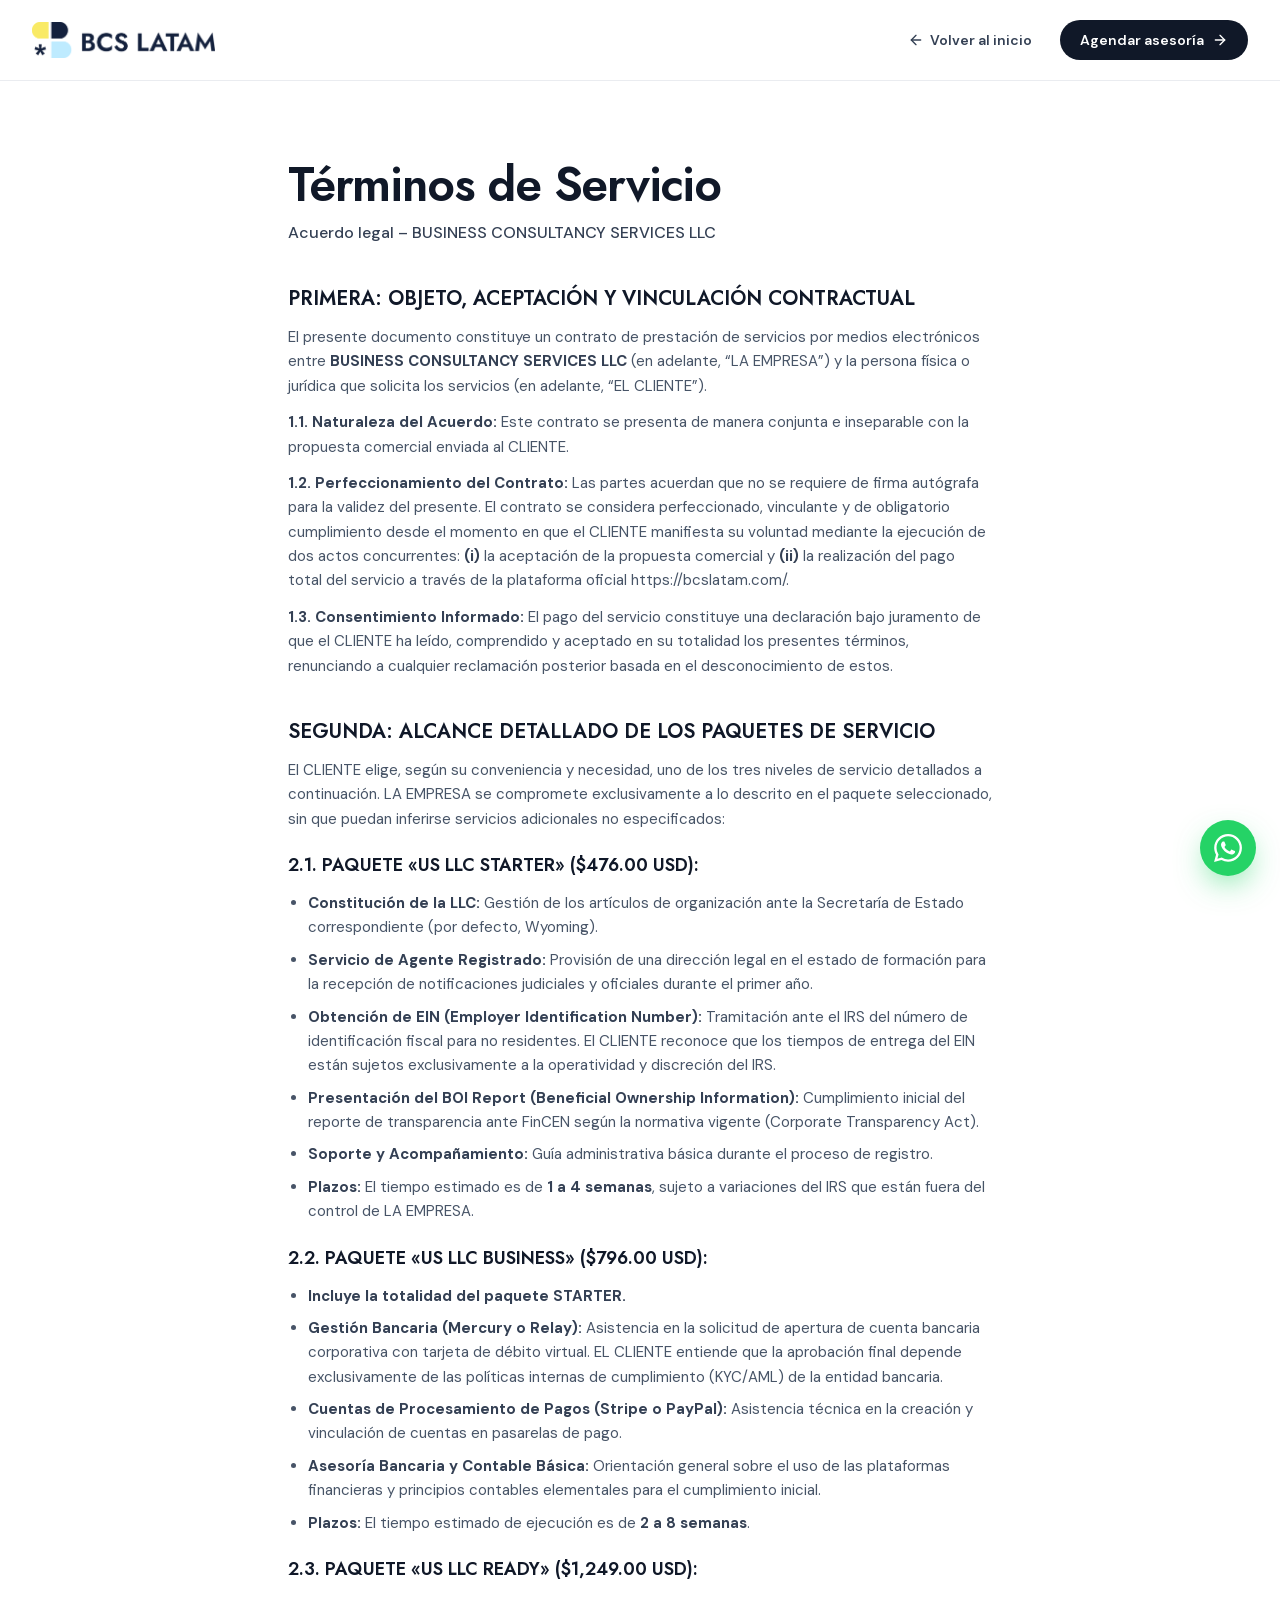
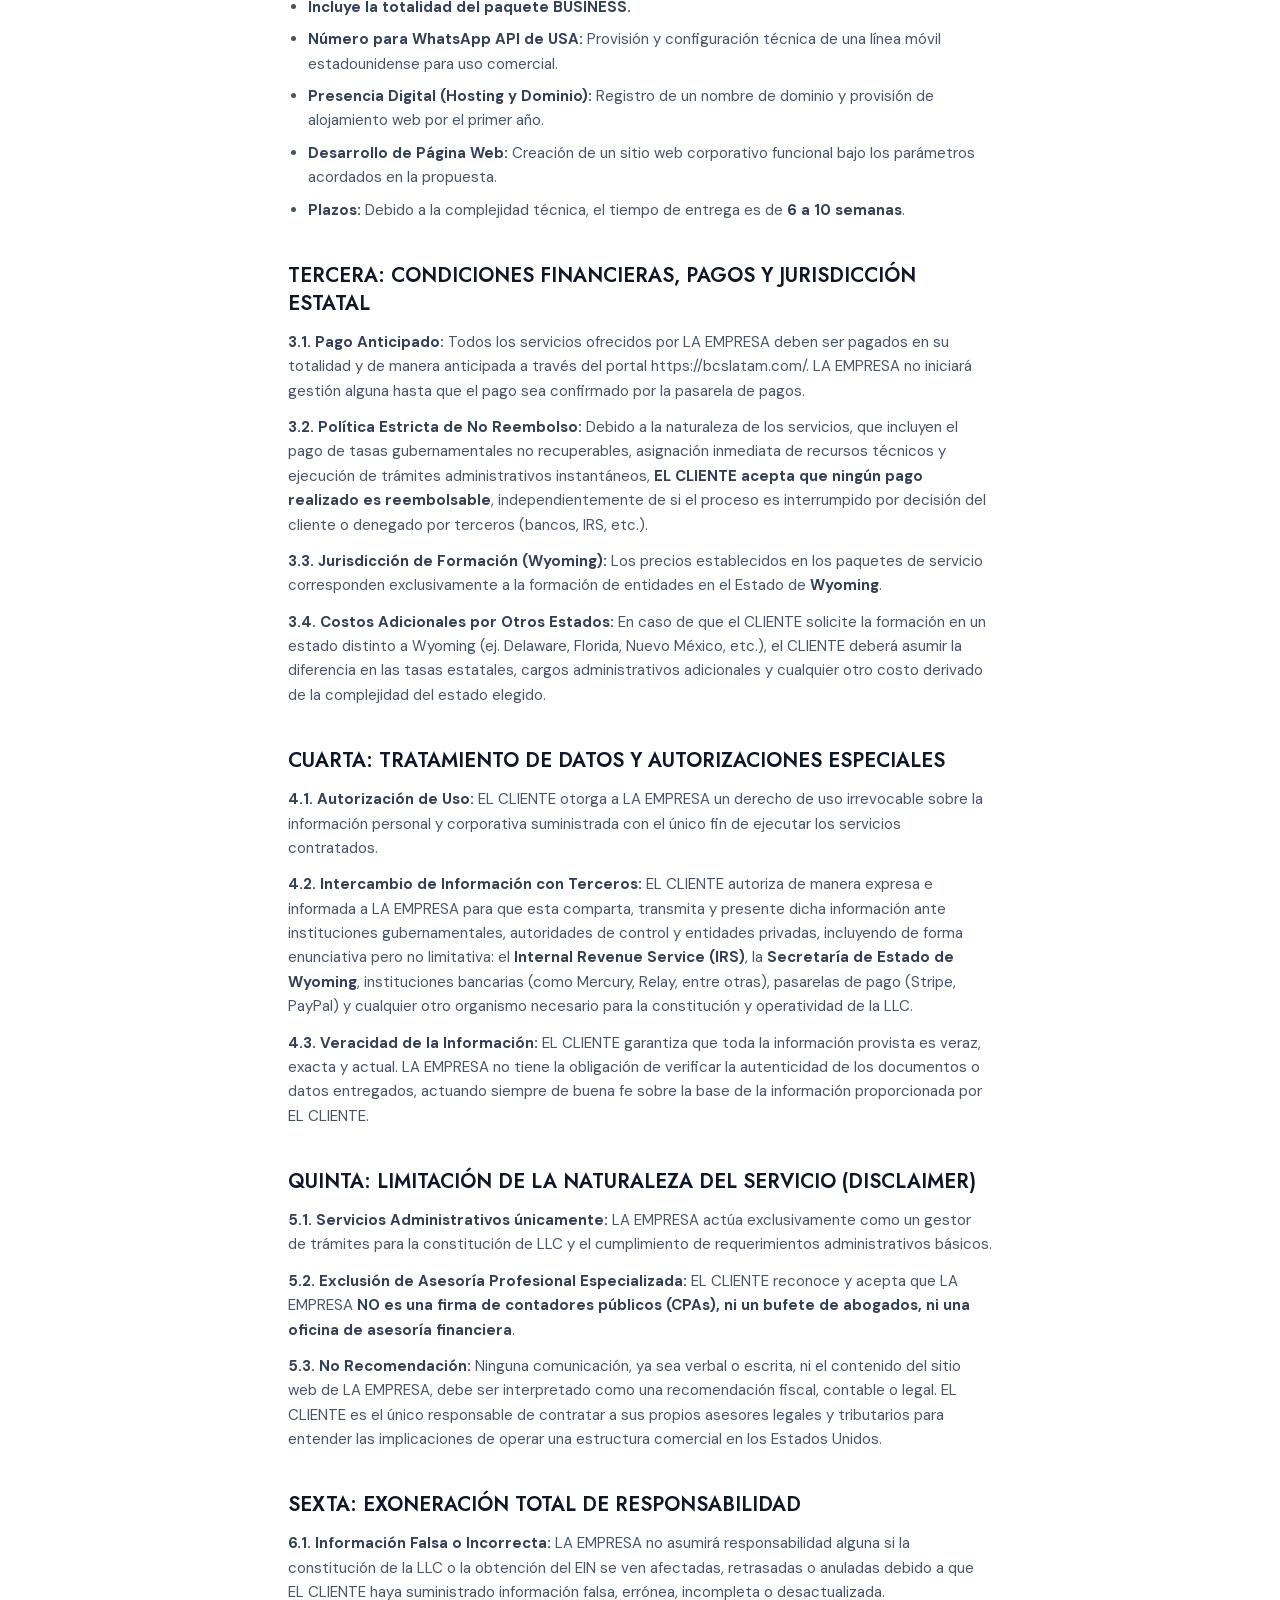
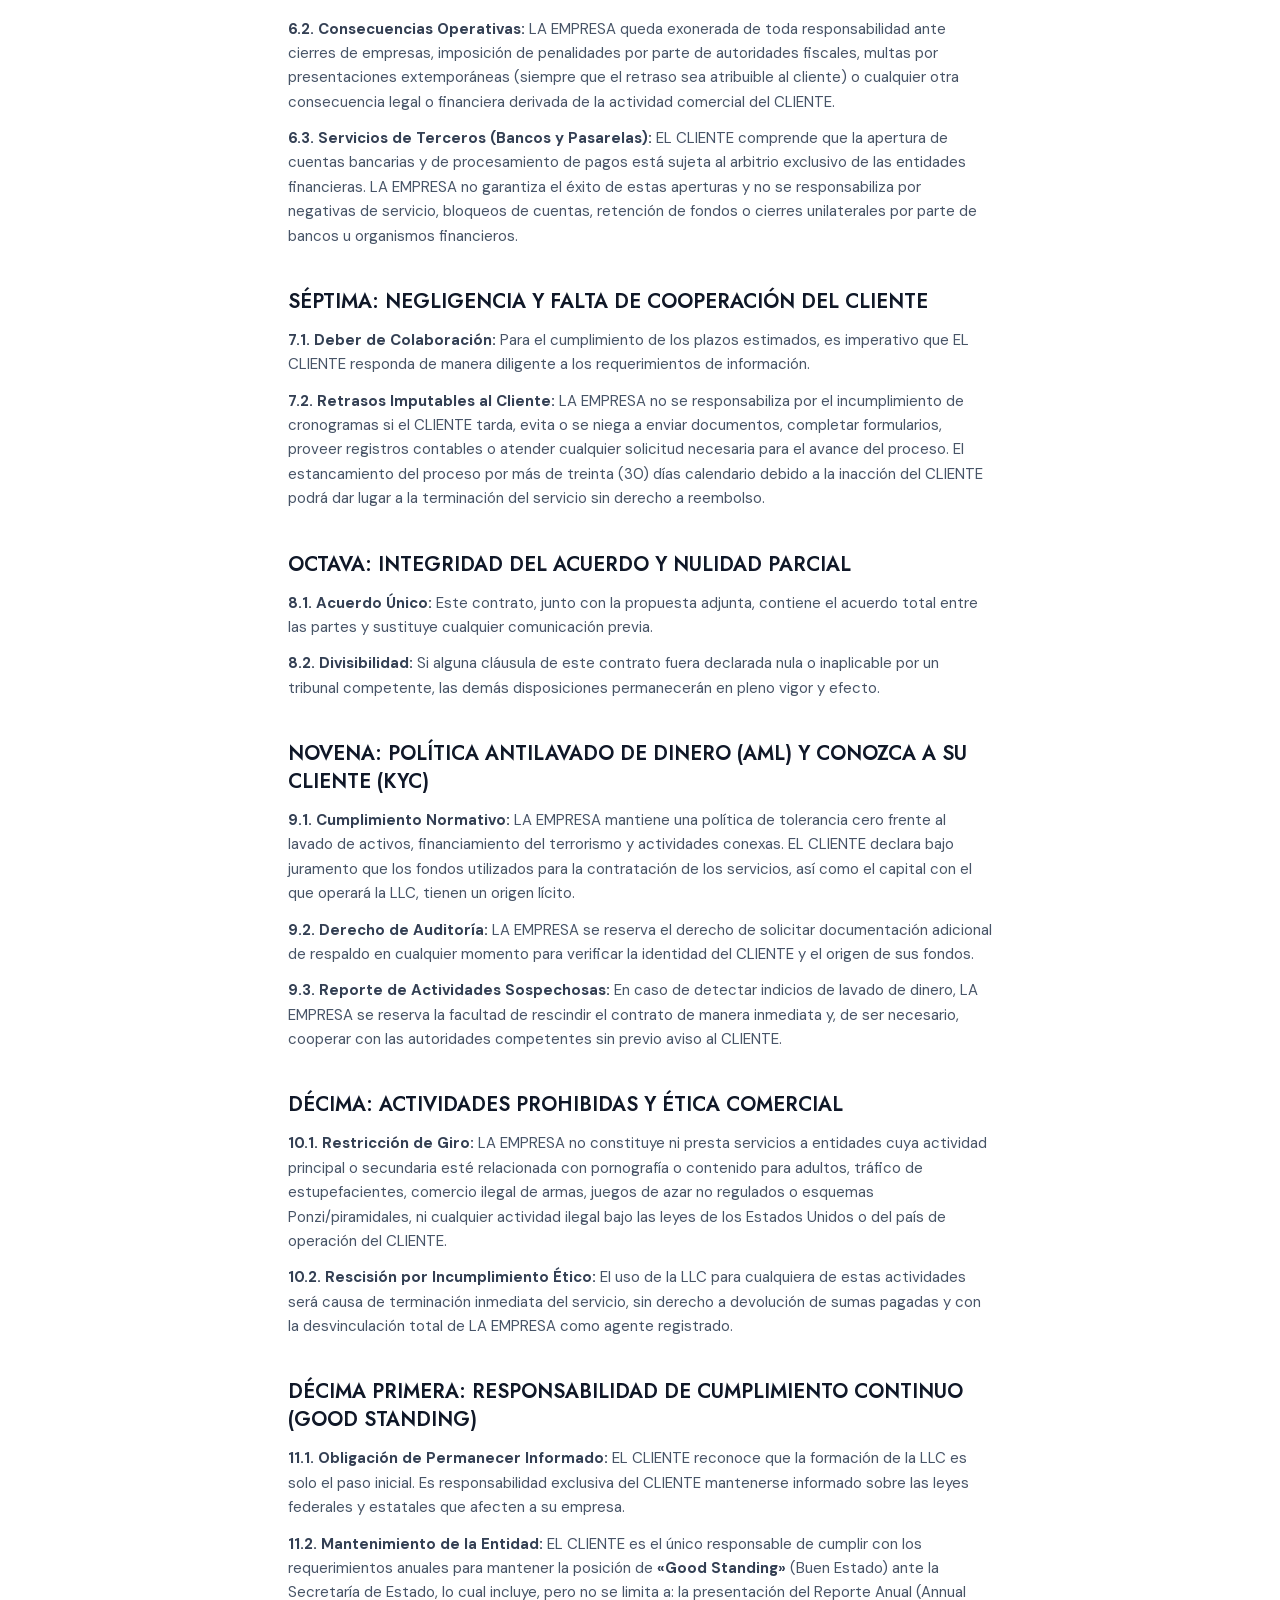
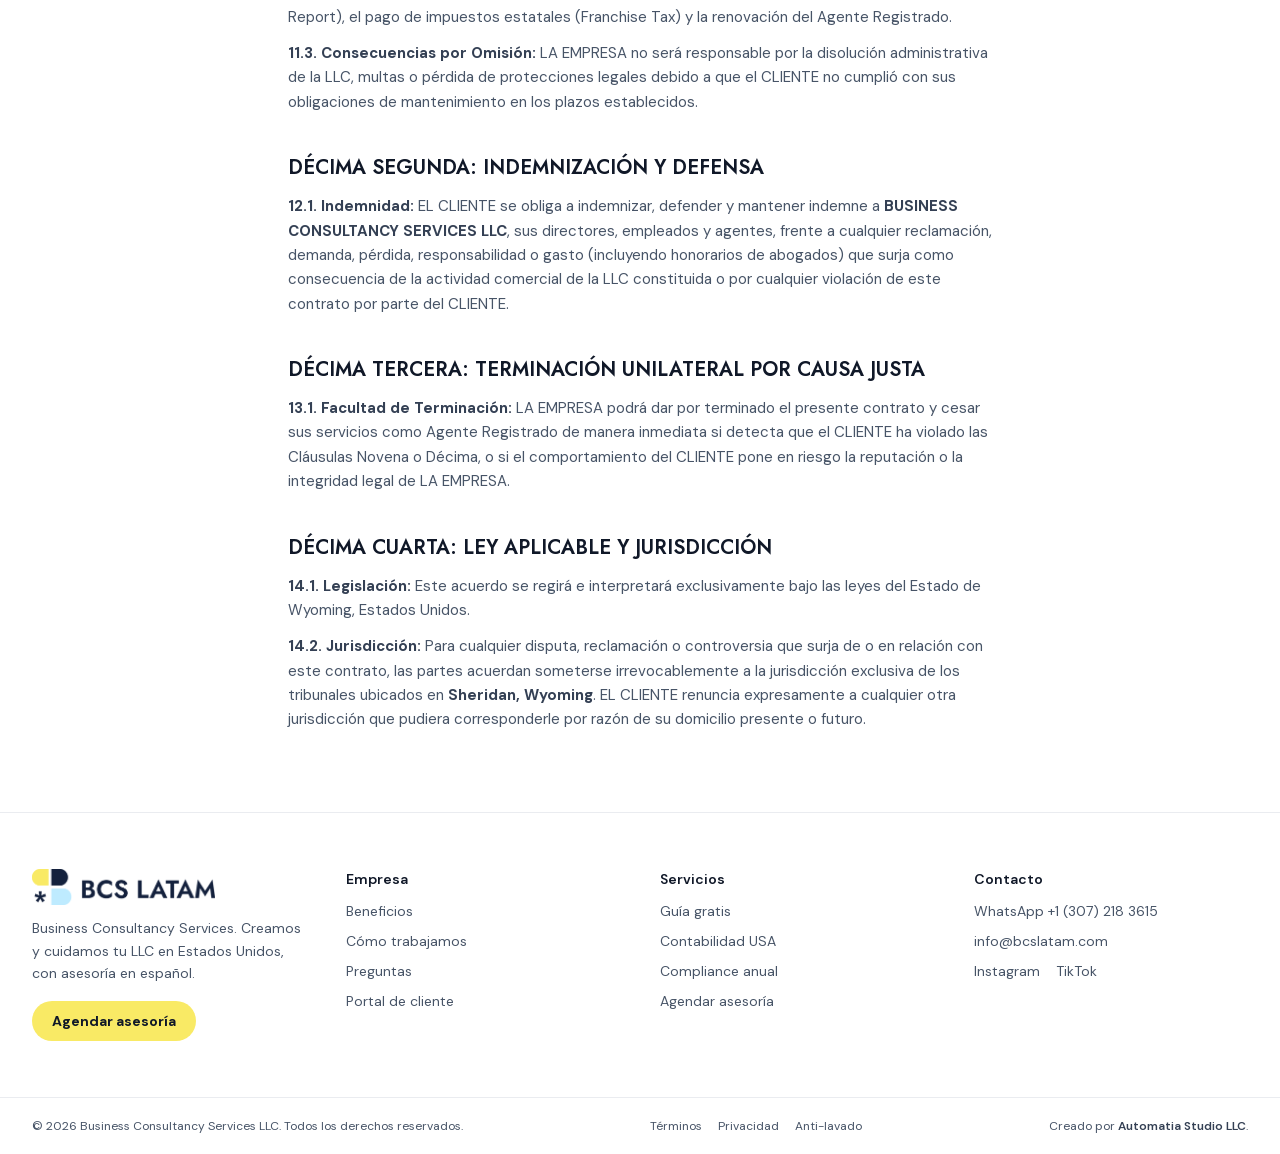
<file: terminos/index.html>
<!DOCTYPE html><html lang="es" data-scroll-behavior="smooth" class="jost_fabca609-module__LNGdqW__variable dm_sans_cbdc3b57-module__JuT0dG__variable h-full scroll-smooth antialiased"><head><meta charSet="utf-8"/><meta name="viewport" content="width=device-width, initial-scale=1"/><link rel="stylesheet" href="../_next/static/chunks/253co0rtc8ajt.css" data-precedence="next"/><link rel="preload" as="script" fetchPriority="low" href="../_next/static/chunks/0jvhpaew_uadu.js"/><script src="../_next/static/chunks/19mx3mg6lkumu.js" async=""></script><script src="../_next/static/chunks/1wp_82-220bdp.js" async=""></script><script src="../_next/static/chunks/0erpg4rnzkm4w.js" async=""></script><script src="../_next/static/chunks/turbopack-2m6es10re54j4.js" async=""></script><script src="../_next/static/chunks/0h2qsuyze9ds1.js" async=""></script><script src="../_next/static/chunks/1rd11iav0966-.js" async=""></script><script src="../_next/static/chunks/30h1jhps5-3uq.js" async=""></script><link rel="preload" href="https://www.googletagmanager.com/gtag/js?id=G-PBPMS2BMSN" as="script"/><meta name="next-size-adjust" content=""/><title>Términos de Servicio | BCS Latam</title><meta name="description" content="Términos de Servicio de Business Consultancy Services LLC: paquetes, pagos, alcance y condiciones."/><meta property="og:title" content="BCS Latam | Tu LLC en Estados Unidos desde LATAM"/><meta property="og:description" content="Creamos tu LLC en Estados Unidos con EIN y agente registrado, y te acompañamos hasta cobrar en dólares. Asesoría en español."/><meta property="og:site_name" content="BCS Latam"/><meta property="og:locale" content="es_ES"/><meta property="og:type" content="website"/><meta name="twitter:card" content="summary"/><meta name="twitter:title" content="BCS Latam | Tu LLC en Estados Unidos desde LATAM"/><meta name="twitter:description" content="Creamos tu LLC en Estados Unidos con EIN y agente registrado, y te acompañamos hasta cobrar en dólares. Asesoría en español."/><link rel="icon" href="../favicon.ico?favicon.1lztotj-ll3r3.ico" sizes="48x48" type="image/x-icon"/><link rel="apple-touch-icon" href="../apple-icon.png?apple-icon.2mn8_-ubdnwzx.png" sizes="180x180" type="image/png"/><script src="../_next/static/chunks/0cz1d0mv5g_q7.js" noModule=""></script></head><body class="flex min-h-full flex-col bg-white font-sans text-body"><div hidden=""><!--$--><!--/$--></div><noscript><img height="1" width="1" style="display:none" src="https://www.facebook.com/tr?id=1901297420501892&amp;ev=PageView&amp;noscript=1" alt=""/></noscript><header class="sticky top-0 z-50 border-b border-hairline bg-white/95 backdrop-blur"><nav aria-label="Navegación legal" class="mx-auto flex h-16 max-w-7xl items-center justify-between gap-4 px-4 md:h-20 md:px-8"><a class="flex shrink-0 items-center" aria-label="BCS Latam, inicio" href="../index.html"><img alt="BCS Latam" loading="lazy" width="360" height="80" decoding="async" data-nimg="1" class="h-7 w-auto md:h-9" style="color:transparent" src="../images/logo-bcs-latam.png"/></a><div class="flex items-center gap-2 sm:gap-3"><a class="hidden items-center gap-1.5 rounded-full px-4 py-2.5 text-sm font-semibold text-deep transition-colors hover:text-ink sm:inline-flex" href="../index.html"><svg xmlns="http://www.w3.org/2000/svg" width="24" height="24" viewBox="0 0 24 24" fill="none" stroke="currentColor" stroke-width="2" stroke-linecap="round" stroke-linejoin="round" class="lucide lucide-arrow-left size-4" aria-hidden="true"><path d="m12 19-7-7 7-7"></path><path d="M19 12H5"></path></svg>Volver al inicio</a><a class="inline-flex items-center gap-2 rounded-full bg-ink px-5 py-2.5 text-sm font-semibold text-white transition-transform hover:-translate-y-0.5 active:scale-[0.97]" href="../agendar/">Agendar asesoría<svg xmlns="http://www.w3.org/2000/svg" width="24" height="24" viewBox="0 0 24 24" fill="none" stroke="currentColor" stroke-width="2" stroke-linecap="round" stroke-linejoin="round" class="lucide lucide-arrow-right size-4" aria-hidden="true"><path d="M5 12h14"></path><path d="m12 5 7 7-7 7"></path></svg></a></div></nav></header><main class="bg-white"><article class="mx-auto max-w-3xl px-4 py-14 md:px-8 md:py-20"><h1 class="font-display text-4xl font-semibold tracking-tight text-ink md:text-5xl">Términos de Servicio</h1><p class="mt-3 text-base font-medium text-deep">Acuerdo legal – BUSINESS CONSULTANCY SERVICES LLC</p><div class="mt-10 space-y-10 text-[15px] leading-relaxed text-body"><section><h2 class="font-display text-xl font-semibold text-ink">PRIMERA: OBJETO, ACEPTACIÓN Y VINCULACIÓN CONTRACTUAL</h2><p class="mt-3">El presente documento constituye un contrato de prestación de servicios por medios electrónicos entre<!-- --> <strong class="text-deep">BUSINESS CONSULTANCY SERVICES LLC</strong> (en adelante, “LA EMPRESA”) y la persona física o jurídica que solicita los servicios (en adelante, “EL CLIENTE”).</p><p class="mt-3"><strong class="text-deep">1.1. Naturaleza del Acuerdo:</strong> Este contrato se presenta de manera conjunta e inseparable con la propuesta comercial enviada al CLIENTE.</p><p class="mt-3"><strong class="text-deep">1.2. Perfeccionamiento del Contrato:</strong> Las partes acuerdan que no se requiere de firma autógrafa para la validez del presente. El contrato se considera perfeccionado, vinculante y de obligatorio cumplimiento desde el momento en que el CLIENTE manifiesta su voluntad mediante la ejecución de dos actos concurrentes: <strong class="text-deep">(i)</strong> la aceptación de la propuesta comercial y <strong class="text-deep">(ii)</strong> la realización del pago total del servicio a través de la plataforma oficial https://bcslatam.com/.</p><p class="mt-3"><strong class="text-deep">1.3. Consentimiento Informado:</strong> El pago del servicio constituye una declaración bajo juramento de que el CLIENTE ha leído, comprendido y aceptado en su totalidad los presentes términos, renunciando a cualquier reclamación posterior basada en el desconocimiento de estos.</p></section><section><h2 class="font-display text-xl font-semibold text-ink">SEGUNDA: ALCANCE DETALLADO DE LOS PAQUETES DE SERVICIO</h2><p class="mt-3">El CLIENTE elige, según su conveniencia y necesidad, uno de los tres niveles de servicio detallados a continuación. LA EMPRESA se compromete exclusivamente a lo descrito en el paquete seleccionado, sin que puedan inferirse servicios adicionales no especificados:</p><h3 class="mt-5 font-display text-lg font-semibold text-ink">2.1. PAQUETE «US LLC STARTER» ($476.00 USD):</h3><ul class="mt-3 list-disc space-y-2 pl-5"><li><strong class="text-deep">Constitución de la LLC:</strong> Gestión de los artículos de organización ante la Secretaría de Estado correspondiente (por defecto, Wyoming).</li><li><strong class="text-deep">Servicio de Agente Registrado:</strong> Provisión de una dirección legal en el estado de formación para la recepción de notificaciones judiciales y oficiales durante el primer año.</li><li><strong class="text-deep">Obtención de EIN (Employer Identification Number):</strong> Tramitación ante el IRS del número de identificación fiscal para no residentes. El CLIENTE reconoce que los tiempos de entrega del EIN están sujetos exclusivamente a la operatividad y discreción del IRS.</li><li><strong class="text-deep">Presentación del BOI Report (Beneficial Ownership Information):</strong> <!-- -->Cumplimiento inicial del reporte de transparencia ante FinCEN según la normativa vigente (Corporate Transparency Act).</li><li><strong class="text-deep">Soporte y Acompañamiento:</strong> Guía administrativa básica durante el proceso de registro.</li><li><strong class="text-deep">Plazos:</strong> El tiempo estimado es de <strong class="text-deep">1 a 4 semanas</strong>, sujeto a variaciones del IRS que están fuera del control de LA EMPRESA.</li></ul><h3 class="mt-5 font-display text-lg font-semibold text-ink">2.2. PAQUETE «US LLC BUSINESS» ($796.00 USD):</h3><ul class="mt-3 list-disc space-y-2 pl-5"><li><strong class="text-deep">Incluye la totalidad del paquete STARTER.</strong></li><li><strong class="text-deep">Gestión Bancaria (Mercury o Relay):</strong> Asistencia en la solicitud de apertura de cuenta bancaria corporativa con tarjeta de débito virtual. EL CLIENTE entiende que la aprobación final depende exclusivamente de las políticas internas de cumplimiento (KYC/AML) de la entidad bancaria.</li><li><strong class="text-deep">Cuentas de Procesamiento de Pagos (Stripe o PayPal):</strong> Asistencia técnica en la creación y vinculación de cuentas en pasarelas de pago.</li><li><strong class="text-deep">Asesoría Bancaria y Contable Básica:</strong> Orientación general sobre el uso de las plataformas financieras y principios contables elementales para el cumplimiento inicial.</li><li><strong class="text-deep">Plazos:</strong> El tiempo estimado de ejecución es de<!-- --> <strong class="text-deep">2 a 8 semanas</strong>.</li></ul><h3 class="mt-5 font-display text-lg font-semibold text-ink">2.3. PAQUETE «US LLC READY» ($1,249.00 USD):</h3><ul class="mt-3 list-disc space-y-2 pl-5"><li><strong class="text-deep">Incluye la totalidad del paquete BUSINESS.</strong></li><li><strong class="text-deep">Número para WhatsApp API de USA:</strong> Provisión y configuración técnica de una línea móvil estadounidense para uso comercial.</li><li><strong class="text-deep">Presencia Digital (Hosting y Dominio):</strong> Registro de un nombre de dominio y provisión de alojamiento web por el primer año.</li><li><strong class="text-deep">Desarrollo de Página Web:</strong> Creación de un sitio web corporativo funcional bajo los parámetros acordados en la propuesta.</li><li><strong class="text-deep">Plazos:</strong> Debido a la complejidad técnica, el tiempo de entrega es de<!-- --> <strong class="text-deep">6 a 10 semanas</strong>.</li></ul></section><section><h2 class="font-display text-xl font-semibold text-ink">TERCERA: CONDICIONES FINANCIERAS, PAGOS Y JURISDICCIÓN ESTATAL</h2><p class="mt-3"><strong class="text-deep">3.1. Pago Anticipado:</strong> Todos los servicios ofrecidos por LA EMPRESA deben ser pagados en su totalidad y de manera anticipada a través del portal https://bcslatam.com/. LA EMPRESA no iniciará gestión alguna hasta que el pago sea confirmado por la pasarela de pagos.</p><p class="mt-3"><strong class="text-deep">3.2. Política Estricta de No Reembolso:</strong> Debido a la naturaleza de los servicios, que incluyen el pago de tasas gubernamentales no recuperables, asignación inmediata de recursos técnicos y ejecución de trámites administrativos instantáneos,<!-- --> <strong class="text-deep">EL CLIENTE acepta que ningún pago realizado es reembolsable</strong>, independientemente de si el proceso es interrumpido por decisión del cliente o denegado por terceros (bancos, IRS, etc.).</p><p class="mt-3"><strong class="text-deep">3.3. Jurisdicción de Formación (Wyoming):</strong> Los precios establecidos en los paquetes de servicio corresponden exclusivamente a la formación de entidades en el Estado de<!-- --> <strong class="text-deep">Wyoming</strong>.</p><p class="mt-3"><strong class="text-deep">3.4. Costos Adicionales por Otros Estados:</strong> En caso de que el CLIENTE solicite la formación en un estado distinto a Wyoming (ej. Delaware, Florida, Nuevo México, etc.), el CLIENTE deberá asumir la diferencia en las tasas estatales, cargos administrativos adicionales y cualquier otro costo derivado de la complejidad del estado elegido.</p></section><section><h2 class="font-display text-xl font-semibold text-ink">CUARTA: TRATAMIENTO DE DATOS Y AUTORIZACIONES ESPECIALES</h2><p class="mt-3"><strong class="text-deep">4.1. Autorización de Uso:</strong> EL CLIENTE otorga a LA EMPRESA un derecho de uso irrevocable sobre la información personal y corporativa suministrada con el único fin de ejecutar los servicios contratados.</p><p class="mt-3"><strong class="text-deep">4.2. Intercambio de Información con Terceros:</strong> EL CLIENTE autoriza de manera expresa e informada a LA EMPRESA para que esta comparta, transmita y presente dicha información ante instituciones gubernamentales, autoridades de control y entidades privadas, incluyendo de forma enunciativa pero no limitativa: el <strong class="text-deep">Internal Revenue Service (IRS)</strong>, la<!-- --> <strong class="text-deep">Secretaría de Estado de Wyoming</strong>, instituciones bancarias (como Mercury, Relay, entre otras), pasarelas de pago (Stripe, PayPal) y cualquier otro organismo necesario para la constitución y operatividad de la LLC.</p><p class="mt-3"><strong class="text-deep">4.3. Veracidad de la Información:</strong> EL CLIENTE garantiza que toda la información provista es veraz, exacta y actual. LA EMPRESA no tiene la obligación de verificar la autenticidad de los documentos o datos entregados, actuando siempre de buena fe sobre la base de la información proporcionada por EL CLIENTE.</p></section><section><h2 class="font-display text-xl font-semibold text-ink">QUINTA: LIMITACIÓN DE LA NATURALEZA DEL SERVICIO (DISCLAIMER)</h2><p class="mt-3"><strong class="text-deep">5.1. Servicios Administrativos únicamente:</strong> LA EMPRESA actúa exclusivamente como un gestor de trámites para la constitución de LLC y el cumplimiento de requerimientos administrativos básicos.</p><p class="mt-3"><strong class="text-deep">5.2. Exclusión de Asesoría Profesional Especializada:</strong> EL CLIENTE reconoce y acepta que LA EMPRESA <strong class="text-deep">NO es una firma de contadores públicos (CPAs), ni un bufete de abogados, ni una oficina de asesoría financiera</strong>.</p><p class="mt-3"><strong class="text-deep">5.3. No Recomendación:</strong> Ninguna comunicación, ya sea verbal o escrita, ni el contenido del sitio web de LA EMPRESA, debe ser interpretado como una recomendación fiscal, contable o legal. EL CLIENTE es el único responsable de contratar a sus propios asesores legales y tributarios para entender las implicaciones de operar una estructura comercial en los Estados Unidos.</p></section><section><h2 class="font-display text-xl font-semibold text-ink">SEXTA: EXONERACIÓN TOTAL DE RESPONSABILIDAD</h2><p class="mt-3"><strong class="text-deep">6.1. Información Falsa o Incorrecta:</strong> LA EMPRESA no asumirá responsabilidad alguna si la constitución de la LLC o la obtención del EIN se ven afectadas, retrasadas o anuladas debido a que EL CLIENTE haya suministrado información falsa, errónea, incompleta o desactualizada.</p><p class="mt-3"><strong class="text-deep">6.2. Consecuencias Operativas:</strong> LA EMPRESA queda exonerada de toda responsabilidad ante cierres de empresas, imposición de penalidades por parte de autoridades fiscales, multas por presentaciones extemporáneas (siempre que el retraso sea atribuible al cliente) o cualquier otra consecuencia legal o financiera derivada de la actividad comercial del CLIENTE.</p><p class="mt-3"><strong class="text-deep">6.3. Servicios de Terceros (Bancos y Pasarelas):</strong> EL CLIENTE comprende que la apertura de cuentas bancarias y de procesamiento de pagos está sujeta al arbitrio exclusivo de las entidades financieras. LA EMPRESA no garantiza el éxito de estas aperturas y no se responsabiliza por negativas de servicio, bloqueos de cuentas, retención de fondos o cierres unilaterales por parte de bancos u organismos financieros.</p></section><section><h2 class="font-display text-xl font-semibold text-ink">SÉPTIMA: NEGLIGENCIA Y FALTA DE COOPERACIÓN DEL CLIENTE</h2><p class="mt-3"><strong class="text-deep">7.1. Deber de Colaboración:</strong> Para el cumplimiento de los plazos estimados, es imperativo que EL CLIENTE responda de manera diligente a los requerimientos de información.</p><p class="mt-3"><strong class="text-deep">7.2. Retrasos Imputables al Cliente:</strong> LA EMPRESA no se responsabiliza por el incumplimiento de cronogramas si el CLIENTE tarda, evita o se niega a enviar documentos, completar formularios, proveer registros contables o atender cualquier solicitud necesaria para el avance del proceso. El estancamiento del proceso por más de treinta (30) días calendario debido a la inacción del CLIENTE podrá dar lugar a la terminación del servicio sin derecho a reembolso.</p></section><section><h2 class="font-display text-xl font-semibold text-ink">OCTAVA: INTEGRIDAD DEL ACUERDO Y NULIDAD PARCIAL</h2><p class="mt-3"><strong class="text-deep">8.1. Acuerdo Único:</strong> Este contrato, junto con la propuesta adjunta, contiene el acuerdo total entre las partes y sustituye cualquier comunicación previa.</p><p class="mt-3"><strong class="text-deep">8.2. Divisibilidad:</strong> Si alguna cláusula de este contrato fuera declarada nula o inaplicable por un tribunal competente, las demás disposiciones permanecerán en pleno vigor y efecto.</p></section><section><h2 class="font-display text-xl font-semibold text-ink">NOVENA: POLÍTICA ANTILAVADO DE DINERO (AML) Y CONOZCA A SU CLIENTE (KYC)</h2><p class="mt-3"><strong class="text-deep">9.1. Cumplimiento Normativo:</strong> LA EMPRESA mantiene una política de tolerancia cero frente al lavado de activos, financiamiento del terrorismo y actividades conexas. EL CLIENTE declara bajo juramento que los fondos utilizados para la contratación de los servicios, así como el capital con el que operará la LLC, tienen un origen lícito.</p><p class="mt-3"><strong class="text-deep">9.2. Derecho de Auditoría:</strong> LA EMPRESA se reserva el derecho de solicitar documentación adicional de respaldo en cualquier momento para verificar la identidad del CLIENTE y el origen de sus fondos.</p><p class="mt-3"><strong class="text-deep">9.3. Reporte de Actividades Sospechosas:</strong> En caso de detectar indicios de lavado de dinero, LA EMPRESA se reserva la facultad de rescindir el contrato de manera inmediata y, de ser necesario, cooperar con las autoridades competentes sin previo aviso al CLIENTE.</p></section><section><h2 class="font-display text-xl font-semibold text-ink">DÉCIMA: ACTIVIDADES PROHIBIDAS Y ÉTICA COMERCIAL</h2><p class="mt-3"><strong class="text-deep">10.1. Restricción de Giro:</strong> LA EMPRESA no constituye ni presta servicios a entidades cuya actividad principal o secundaria esté relacionada con pornografía o contenido para adultos, tráfico de estupefacientes, comercio ilegal de armas, juegos de azar no regulados o esquemas Ponzi/piramidales, ni cualquier actividad ilegal bajo las leyes de los Estados Unidos o del país de operación del CLIENTE.</p><p class="mt-3"><strong class="text-deep">10.2. Rescisión por Incumplimiento Ético:</strong> El uso de la LLC para cualquiera de estas actividades será causa de terminación inmediata del servicio, sin derecho a devolución de sumas pagadas y con la desvinculación total de LA EMPRESA como agente registrado.</p></section><section><h2 class="font-display text-xl font-semibold text-ink">DÉCIMA PRIMERA: RESPONSABILIDAD DE CUMPLIMIENTO CONTINUO (GOOD STANDING)</h2><p class="mt-3"><strong class="text-deep">11.1. Obligación de Permanecer Informado:</strong> EL CLIENTE reconoce que la formación de la LLC es solo el paso inicial. Es responsabilidad exclusiva del CLIENTE mantenerse informado sobre las leyes federales y estatales que afecten a su empresa.</p><p class="mt-3"><strong class="text-deep">11.2. Mantenimiento de la Entidad:</strong> EL CLIENTE es el único responsable de cumplir con los requerimientos anuales para mantener la posición de <strong class="text-deep">«Good Standing»</strong> (Buen Estado) ante la Secretaría de Estado, lo cual incluye, pero no se limita a: la presentación del Reporte Anual (Annual Report), el pago de impuestos estatales (Franchise Tax) y la renovación del Agente Registrado.</p><p class="mt-3"><strong class="text-deep">11.3. Consecuencias por Omisión:</strong> LA EMPRESA no será responsable por la disolución administrativa de la LLC, multas o pérdida de protecciones legales debido a que el CLIENTE no cumplió con sus obligaciones de mantenimiento en los plazos establecidos.</p></section><section><h2 class="font-display text-xl font-semibold text-ink">DÉCIMA SEGUNDA: INDEMNIZACIÓN Y DEFENSA</h2><p class="mt-3"><strong class="text-deep">12.1. Indemnidad:</strong> EL CLIENTE se obliga a indemnizar, defender y mantener indemne a <strong class="text-deep">BUSINESS CONSULTANCY SERVICES LLC</strong>, sus directores, empleados y agentes, frente a cualquier reclamación, demanda, pérdida, responsabilidad o gasto (incluyendo honorarios de abogados) que surja como consecuencia de la actividad comercial de la LLC constituida o por cualquier violación de este contrato por parte del CLIENTE.</p></section><section><h2 class="font-display text-xl font-semibold text-ink">DÉCIMA TERCERA: TERMINACIÓN UNILATERAL POR CAUSA JUSTA</h2><p class="mt-3"><strong class="text-deep">13.1. Facultad de Terminación:</strong> LA EMPRESA podrá dar por terminado el presente contrato y cesar sus servicios como Agente Registrado de manera inmediata si detecta que el CLIENTE ha violado las Cláusulas Novena o Décima, o si el comportamiento del CLIENTE pone en riesgo la reputación o la integridad legal de LA EMPRESA.</p></section><section><h2 class="font-display text-xl font-semibold text-ink">DÉCIMA CUARTA: LEY APLICABLE Y JURISDICCIÓN</h2><p class="mt-3"><strong class="text-deep">14.1. Legislación:</strong> Este acuerdo se regirá e interpretará exclusivamente bajo las leyes del Estado de Wyoming, Estados Unidos.</p><p class="mt-3"><strong class="text-deep">14.2. Jurisdicción:</strong> Para cualquier disputa, reclamación o controversia que surja de o en relación con este contrato, las partes acuerdan someterse irrevocablemente a la jurisdicción exclusiva de los tribunales ubicados en <strong class="text-deep">Sheridan, Wyoming</strong>. EL CLIENTE renuncia expresamente a cualquier otra jurisdicción que pudiera corresponderle por razón de su domicilio presente o futuro.</p></section></div></article></main><!--$--><!--/$--><footer class="border-t border-hairline bg-white"><div class="mx-auto grid max-w-7xl gap-10 px-4 py-14 md:grid-cols-4 md:px-8"><div><a aria-label="BCS Latam, inicio" href="../index.html"><img alt="BCS Latam" loading="lazy" width="360" height="80" decoding="async" data-nimg="1" class="h-9 w-auto" style="color:transparent" src="../images/logo-bcs-latam.png"/></a><p class="mt-3 max-w-[32ch] text-sm leading-relaxed text-body">Business Consultancy Services. Creamos y cuidamos tu LLC en Estados Unidos, con asesoría en español.</p><a class="mt-4 inline-flex items-center rounded-full bg-sun px-5 py-2.5 text-sm font-bold text-ink transition-transform hover:-translate-y-0.5 active:scale-[0.97]" href="../agendar/">Agendar asesoría</a></div><nav aria-label="Empresa"><p class="text-sm font-semibold text-ink">Empresa</p><ul class="mt-3 space-y-2.5 text-sm text-body"><li><a class="hover:text-ink" href="../index.html#beneficios">Beneficios</a></li><li><a class="hover:text-ink" href="../index.html#proceso">Cómo trabajamos</a></li><li><a class="hover:text-ink" href="../index.html#preguntas">Preguntas</a></li><li><a href="https://portal.bcslatam.com" target="_blank" rel="noreferrer" class="hover:text-ink">Portal de cliente</a></li></ul></nav><nav aria-label="Servicios"><p class="text-sm font-semibold text-ink">Servicios</p><ul class="mt-3 space-y-2.5 text-sm text-body"><li><a class="hover:text-ink" href="../guia/">Guía gratis</a></li><li><a class="hover:text-ink" href="../contabilidad/">Contabilidad USA</a></li><li><a class="hover:text-ink" href="../compliance/">Compliance anual</a></li><li><a class="hover:text-ink" href="../agendar/">Agendar asesoría</a></li></ul></nav><div><p class="text-sm font-semibold text-ink">Contacto</p><ul class="mt-3 space-y-2.5 text-sm text-body"><li><a href="https://wa.me/13072183615?text=Hola%20BCS%20Latam%2C%20quiero%20agendar%20una%20consultoria%20para%20abrir%20mi%20LLC%20en%20Estados%20Unidos.%20Mi%20nombre%20es%20" target="_blank" rel="noreferrer" class="hover:text-ink">WhatsApp <!-- -->+1 (307) 218 3615</a></li><li><a href="mailto:info@bcslatam.com" class="hover:text-ink">info@bcslatam.com</a></li><li class="flex gap-4"><a href="https://www.instagram.com/bcs_latam" target="_blank" rel="noreferrer" class="hover:text-ink">Instagram</a><a href="https://www.tiktok.com/@bcs_latam" target="_blank" rel="noreferrer" class="hover:text-ink">TikTok</a></li></ul></div></div><div class="border-t border-hairline"><div class="mx-auto flex max-w-7xl flex-col gap-2 px-4 py-5 text-xs text-body sm:flex-row sm:items-center sm:justify-between md:px-8"><p>© 2026 Business Consultancy Services LLC. Todos los derechos reservados.</p><nav aria-label="Legal" class="flex flex-wrap gap-x-4 gap-y-1"><a class="hover:text-ink" href="/terminos/">Términos</a><a class="hover:text-ink" href="/privacidad/">Privacidad</a><a class="hover:text-ink" href="../antilavado/">Anti-lavado</a></nav><p>Creado por<!-- --> <a href="https://automatiastudio.com" target="_blank" rel="noreferrer" class="font-semibold text-deep hover:text-ink">Automatia Studio LLC</a>.</p></div></div></footer><a href="https://wa.me/13072183615?text=Hola%20BCS%20Latam%2C%20quiero%20agendar%20una%20consultoria%20para%20abrir%20mi%20LLC%20en%20Estados%20Unidos.%20Mi%20nombre%20es%20" target="_blank" rel="noreferrer" aria-label="Escríbenos por WhatsApp" class="fixed right-4 bottom-24 z-40 flex size-14 items-center justify-center rounded-full bg-[#25D366] shadow-[0_12px_32px_-8px_rgba(37,211,102,0.7)] transition-transform duration-200 hover:scale-110 active:scale-95 md:right-6 md:bottom-6"><svg viewBox="0 0 24 24" fill="currentColor" class="size-7 text-white" aria-hidden="true"><path d="M17.472 14.382c-.297-.149-1.758-.867-2.03-.967-.273-.099-.471-.148-.67.15-.197.297-.767.966-.94 1.164-.173.199-.347.223-.644.075-.297-.15-1.255-.463-2.39-1.475-.883-.788-1.48-1.761-1.653-2.059-.173-.297-.018-.458.13-.606.134-.133.298-.347.446-.52.149-.174.198-.298.298-.497.099-.198.05-.371-.025-.52-.075-.149-.669-1.612-.916-2.207-.242-.579-.487-.5-.669-.51-.173-.008-.371-.01-.57-.01-.198 0-.52.074-.792.372-.272.297-1.04 1.016-1.04 2.479 0 1.462 1.065 2.875 1.213 3.074.149.198 2.096 3.2 5.077 4.487.709.306 1.262.489 1.694.625.712.227 1.36.195 1.871.118.571-.085 1.758-.719 2.006-1.413.248-.694.248-1.289.173-1.413-.074-.124-.272-.198-.57-.347m-5.421 7.403h-.004a9.87 9.87 0 0 1-5.031-1.378l-.361-.214-3.741.982.998-3.648-.235-.374a9.86 9.86 0 0 1-1.51-5.26c.001-5.45 4.436-9.884 9.888-9.884 2.64 0 5.122 1.03 6.988 2.898a9.825 9.825 0 0 1 2.893 6.994c-.003 5.45-4.437 9.884-9.885 9.884m8.413-18.297A11.815 11.815 0 0 0 12.05 0C5.495 0 .16 5.335.157 11.892c0 2.096.547 4.142 1.588 5.945L.057 24l6.305-1.654a11.882 11.882 0 0 0 5.683 1.448h.005c6.554 0 11.89-5.335 11.893-11.893a11.821 11.821 0 0 0-3.48-8.413Z"></path></svg></a><script src="../_next/static/chunks/0jvhpaew_uadu.js" id="_R_" async=""></script><script>(self.__next_f=self.__next_f||[]).push([0])</script><script>self.__next_f.push([1,"1:\"$Sreact.fragment\"\n2:I[79520,[\"../_next/static/chunks/0h2qsuyze9ds1.js\",\"../_next/static/chunks/1rd11iav0966-.js\"],\"\"]\n4:I[39756,[\"../_next/static/chunks/0h2qsuyze9ds1.js\",\"../_next/static/chunks/1rd11iav0966-.js\"],\"default\"]\n5:I[37457,[\"../_next/static/chunks/0h2qsuyze9ds1.js\",\"../_next/static/chunks/1rd11iav0966-.js\"],\"default\"]\n6:I[22016,[\"../_next/static/chunks/0h2qsuyze9ds1.js\",\"../_next/static/chunks/1rd11iav0966-.js\",\"../_next/static/chunks/30h1jhps5-3uq.js\"],\"\"]\n7:I[85437,[\"../_next/static/chunks/0h2qsuyze9ds1.js\",\"../_next/static/chunks/1rd11iav0966-.js\",\"../_next/static/chunks/30h1jhps5-3uq.js\"],\"Image\"]\n12:I[68027,[\"../_next/static/chunks/0h2qsuyze9ds1.js\",\"../_next/static/chunks/1rd11iav0966-.js\"],\"default\",1]\n:HL[\"../_next/static/chunks/253co0rtc8ajt.css\",\"style\"]\n:HL[\"../_next/static/media/5c285b27cdda1fe8-s.p.2_mbdogr7ni8i.woff2\",\"font\",{\"crossOrigin\":\"\",\"type\":\"font/woff2\"}]\n:HL[\"../_next/static/media/81cef6a21128489e-s.p.2csanl8cs02r-.woff2\",\"font\",{\"crossOrigin\":\"\",\"type\":\"font/woff2\"}]\n3:[\"$\",\"img\",null,{\"height\":\"1\",\"width\":\"1\",\"style\":{\"display\":\"none\"},\"src\":\"https://www.facebook.com/tr?id=1901297420501892\u0026ev=PageView\u0026noscript=1\",\"alt\":\"\"}]\n10:X\n0:{\"P\":null,\"c\":[\"\",\"terminos\",\"\"],\"q\":\"\",\"i\":false,\"f\":[[[\"\",{\"children\":[\"terminos\",{\"children\":[\"__PAGE__\",{},\"$undefined\",\"$undefined\",4608]},\"$undefined\",\"$undefined\",4608]},\"$undefined\",\"$undefined\",4624],[[\"$\",\"$1\",\"c\",{\"children\":[[[\"$\",\"link\",\"0\",{\"rel\":\"stylesheet\",\"href\":\"../_next/static/chunks/253co0rtc8ajt.css\",\"precedence\":\"next\",\"crossOrigin\":\"$undefined\",\"nonce\":\"$undefined\"}],[\"$\",\"script\",\"script-0\",{\"src\":\"../_next/static/chunks/0h2qsuyze9ds1.js\",\"async\":true,\"nonce\":\"$undefined\"}],[\"$\",\"script\",\"script-1\",{\"src\":\"../_next/static/chunks/1rd11iav0966-.js\",\"async\":true,\"nonce\":\"$undefined\"}]],[\"$\",\"html\",null,{\"lang\":\"es\",\"data-scroll-behavior\":\"smooth\",\"className\":\"jost_fabca609-module__LNGdqW__variable dm_sans_cbdc3b57-module__JuT0dG__variable h-full scroll-smooth antialiased\",\"children\":[\"$\",\"body\",null,{\"className\":\"flex min-h-full flex-col bg-white font-sans text-body\",\"children\":[[\"$\",\"$L2\",null,{\"src\":\"https://www.googletagmanager.com/gtag/js?id=G-PBPMS2BMSN\",\"strategy\":\"afterInteractive\"}],[\"$\",\"$L2\",null,{\"id\":\"ga-init\",\"strategy\":\"afterInteractive\",\"children\":\"window.dataLayer = window.dataLayer || [];function gtag(){dataLayer.push(arguments);}gtag('js', new Date());gtag('config', 'G-PBPMS2BMSN');\"}],[\"$\",\"$L2\",null,{\"id\":\"meta-pixel\",\"strategy\":\"afterInteractive\",\"children\":\"!function(f,b,e,v,n,t,s){if(f.fbq)return;n=f.fbq=function(){n.callMethod?n.callMethod.apply(n,arguments):n.queue.push(arguments)};if(!f._fbq)f._fbq=n;n.push=n;n.loaded=!0;n.version='2.0';n.queue=[];t=b.createElement(e);t.async=!0;t.src=v;s=b.getElementsByTagName(e)[0];s.parentNode.insertBefore(t,s)}(window, document,'script','https://connect.facebook.net/en_US/fbevents.js');fbq('init', '1901297420501892');fbq('track', 'PageView');\"}],[\"$\",\"noscript\",null,{\"children\":\"$3\"}],[\"$\",\"$L4\",null,{\"parallelRouterKey\":\"children\",\"error\":\"$undefined\",\"errorStyles\":\"$undefined\",\"errorScripts\":\"$undefined\",\"template\":[\"$\",\"$L5\",null,{}],\"templateStyles\":\"$undefined\",\"templateScripts\":\"$undefined\",\"notFound\":[[[\"$\",\"title\",null,{\"children\":\"404: This page could not be found.\"}],[\"$\",\"div\",null,{\"style\":{\"fontFamily\":\"system-ui,\\\"Segoe UI\\\",Roboto,Helvetica,Arial,sans-serif,\\\"Apple Color Emoji\\\",\\\"Segoe UI Emoji\\\"\",\"height\":\"100vh\",\"textAlign\":\"center\",\"display\":\"flex\",\"flexDirection\":\"column\",\"alignItems\":\"center\",\"justifyContent\":\"center\"},\"children\":[\"$\",\"div\",null,{\"children\":[[\"$\",\"style\",null,{\"dangerouslySetInnerHTML\":{\"__html\":\"body{color:#000;background:#fff;margin:0}.next-error-h1{border-right:1px solid rgba(0,0,0,.3)}@media (prefers-color-scheme:dark){body{color:#fff;background:#000}.next-error-h1{border-right:1px solid rgba(255,255,255,.3)}}\"}}],[\"$\",\"h1\",null,{\"className\":\"next-error-h1\",\"style\":{\"display\":\"inline-block\",\"margin\":\"0 20px 0 0\",\"padding\":\"0 23px 0 0\",\"fontSize\":24,\"fontWeight\":500,\"verticalAlign\":\"top\",\"lineHeight\":\"49px\"},\"children\":404}],[\"$\",\"div\",null,{\"style\":{\"display\":\"inline-block\"},\"children\":[\"$\",\"h2\",null,{\"style\":{\"fontSize\":14,\"fontWeight\":400,\"lineHeight\":\"49px\",\"margin\":0},\"children\":\"This page could not be found.\"}]}]]}]}]],[]],\"forbidden\":\"$undefined\",\"unauthorized\":\"$undefined\"}],[\"$\",\"footer\",null,{\"className\":\"border-t border-hairline bg-white\",\"children\":[[\"$\",\"div\",null,{\"className\":\"mx-auto grid max-w-7xl gap-10 px-4 py-14 md:grid-cols-4 md:px-8\",\"children\":[[\"$\",\"div\",null,{\"children\":[[\"$\",\"$L6\",null,{\"href\":\"/\",\"aria-label\":\"BCS Latam, inicio\",\"children\":[\"$\",\"$L7\",null,{\"src\":\"../images/logo-bcs-latam.png\",\"alt\":\"BCS Latam\",\"width\":360,\"height\":80,\"className\":\"h-9 w-auto\"}]}],[\"$\",\"p\",null,{\"className\":\"mt-3 max-w-[32ch] text-sm leading-relaxed text-body\",\"children\":\"Business Consultancy Services. Creamos y cuidamos tu LLC en Estados Unidos, con asesoría en español.\"}],[\"$\",\"$L6\",null,{\"href\":\"../agendar/\",\"className\":\"mt-4 inline-flex items-center rounded-full bg-sun px-5 py-2.5 text-sm font-bold text-ink transition-transform hover:-translate-y-0.5 active:scale-[0.97]\",\"children\":\"Agendar asesoría\"}]]}],[\"$\",\"nav\",null,{\"aria-label\":\"Empresa\",\"children\":[[\"$\",\"p\",null,{\"className\":\"text-sm font-semibold text-ink\",\"children\":\"Empresa\"}],[\"$\",\"ul\",null,{\"className\":\"mt-3 space-y-2.5 text-sm text-body\",\"children\":[[\"$\",\"li\",null,{\"children\":[\"$\",\"$L6\",null,{\"href\":\"../index.html#beneficios\",\"className\":\"hover:text-ink\",\"children\":\"Beneficios\"}]}],[\"$\",\"li\",null,{\"children\":[\"$\",\"$L6\",null,{\"href\":\"../index.html#proceso\",\"className\":\"hover:text-ink\",\"children\":\"Cómo trabajamos\"}]}],\"$L8\",\"$L9\"]}]]}],\"$La\",\"$Lb\"]}],\"$Lc\"]}],\"$Ld\"]}]}]]}],{\"children\":[\"$Le\",{\"children\":[\"$Lf\",{},null,false,null]},null,false,\"$10\"]},null,false,null],\"$L11\",false]],\"m\":\"$undefined\",\"G\":[\"$12\",[\"$L13\"]],\"S\":true,\"h\":null,\"r\":\"$undefined\",\"s\":\"$undefined\",\"a\":\"$undefined\",\"l\":\"$undefined\",\"p\":\"$undefined\",\"d\":\"$undefined\",\"b\":\"O0LAt_DIuwXv3P50kNk33\"}\n15:I[5014,[\"../_next/static/chunks/0h2qsuyze9ds1.js\",\"../_next/static/chunks/1rd11iav0966-.js\",\"../_next/static/chunks/30h1jhps5-3uq.js\"],\"default\"]\n2b:I[97367,[\"../_next/static/chunks/0h2qsuyze9ds1.js\",\"../_next/static/chunks/1rd11iav0966-.js\"],\"ViewportBoundary\"]\n2d:I[97367,[\"../_next/static/chunks/0h2qsuyze9ds1.js\",\"../_next/static/chunks/1rd11iav0966-.js\"],\"MetadataBoundary\"]\n2e:\"$Sreact.suspense\"\n8:[\"$\",\"li\",null,{\"children\":[\"$\",\"$L6\",null,{\"href\":\"../index.html#preguntas\",\"className\":\"hover:text-ink\",\"children\":\"Preguntas\"}]}]\n9:[\"$\",\"li\",null,{\"children\":[\"$\",\"a\",null,{\"href\":\"https://portal.bcslatam.com\",\"target\":\"_blank\",\"rel\":\"noreferrer\",\"className\":\"hover:text-ink\",\"children\":\"Portal de cliente\"}]}]\na:[\"$\",\"nav\",null,{\"aria-label\":\"Servicios\",\"children\":[[\"$\",\"p\",null,{\"className\":\"text-sm font-semibold text-ink\",\"children\":\"Servicios\"}],[\"$\",\"ul\",null,{\"className\":\"mt-3 space-y-2.5 text-sm text-body\",\"children\":[[\"$\",\"li\",null,{\"children\":[\"$\",\"$L6\",null,{\"href\":\"../guia/\",\"prefetch\":false,\"className\":\"hover:text-ink\",\"children\":\"Guía gratis\"}]}],[\"$\",\"li\",null,{\"children\":[\"$\",\"$L6\",null,{\"href\":\"../contabilidad/\",\"prefetch\":false,\"className\":\"hover:text-ink\",\"children\":\"Contabilidad USA\"}]}],[\"$\",\"li\",null,{\"children\":[\"$\",\"$L6\",null,{\"href\":\"../compliance/\",\"prefetch\":false,\"className\":\"hover:text-ink\",\"children\":\"Compliance anual\"}]}],[\"$\",\"li\",null,{\"children\":[\"$\",\"$L6\",null,{\"href\":\"../agendar/\",\"prefetch\":false,\"className\":\"hover:text-ink\",\"children\":\"Agendar asesoría\"}]}]]}]]}]\nb:[\"$\",\"div\",null,{\"children\":[[\"$\",\"p\",null,{\"className\":\"text-sm font-semibold text-ink\",\"children\":\"Contacto\"}],[\"$\",\"ul\",null,{\"className\":\"mt-3 space-y-2.5 text-sm text-body\",\"children\":[[\"$\",\"li\",null,{\"children\":[\"$\",\"a\",null,{\"href\":\"https://wa.me/13072183615?text=Hola%20BCS%20Latam%2C%20quiero%20agendar%20una%20consultoria%20para%20abrir%20mi%20LLC%20en%20Estados%20Unidos.%20Mi%20nombre%20es%20\",\"target\":\"_blank\",\"rel\":\"noreferrer\",\"className\":\"hover:text-ink\",\"children\":[\"WhatsApp \",\"+1 (307) 218 3615\"]}]}],[\"$\",\"li\",null,{\"children\":[\"$\",\"a\",null,{\"href\":\"mailto:info@bcslatam.com\",\"className\":\"hover:text-ink\",\"children\":\"info@bcslatam.com\"}]}],[\"$\",\"li\",null,{\"className\":\"flex gap-4\",\"children\":[[\"$\",\"a\",null,{\"href\":\"https://www.instagram.com/bcs_latam\",\"target\":\"_blank\",\"rel\":\"noreferrer\",\"className\":\"hover:text-ink\",\"children\":\"Instagram\"}],[\"$\",\"a\",null,{\"href\":\"https://www.tiktok.com/@bcs_latam\",\"target\":\"_blank\",\"rel\":\"noreferrer\",\"className\":\"hover:text-ink\",\"children\":\"TikTok\"}]]}]]}]]}]\nc:[\"$\",\"div\",null,{\"className\":\"border-t border-hairline\",\"children\":[\"$\",\"div\",null,{\"className\":\"mx-auto flex max-w-7xl flex-col gap-2 px-4 py-5 text-xs text-body sm:flex-row sm:items-center sm:justify-between md:px-8\",\"children\":[[\"$\",\"p\",null,{\"children\":\"© 2026 Business Consultancy Services LLC. Todos los derechos reservados.\"}],[\"$\",\"nav\",null,{\"aria-label\":\"Legal\",\"className\":\"flex flex-wrap gap-x-4 gap-y-1\",\"children\":[[\"$\",\"$L6\",null,{\"href\":\"/terminos/\",\"className\":\"hover:text-ink\",\"children\":\"Términos\"}],[\"$\",\"$L6\",null,{\"href\":\"/privacidad/\",\"className\":\"hover:text-ink\",\"children\":\"Privacidad\"}],[\"$\",\"$L6\",null,{\"href\":\"../antilavado/\",\"className\":\"hover:text-ink\",\"children\":\"Anti-lavado\"}]]}],[\"$\",\"p\",null,{\"children\":[\"Creado por\",\" \",[\"$\",\"a\",null,{\"href\":\"https://automatiastudio.com\",\"target\":\"_blank\",\"rel\":\"noreferrer\",\"className\":\"font-semibold text-deep hover:text-ink\",\"children\":\"Automatia Studio LLC\"}],\".\"]}]]}]}]\n14:T459,M17.472 14.382c-.297-.149-1.758-.867-2.03-.967-.273-.099-.471-.148-.67.15-.197.297-.767.966-.94 1.164-.173.199-.347.223-.644.075-.297-.15-1.255-.463-2.39-1.475-.883-.788-1.48-1.761-1.653-2.059-.173-.297-.018-.458.13-.606.134-.133.298-.347.446-.52.149-.174.198-.298.298-.497.099-.198.05-.371-.025-.52-.075-.149-.669-1.612-.916-2.207-.242-.579-.487-.5-.669-.51-.173-.008-.371-.01-.57-.01-.198 0-.52.074-.792.372-.272.297-1.04 1.016-1.04 2.479 0 1.462 1.065 2.875 1.213 3.074.149.198 2.096 3.2 5.077 4.487.709.306 1.262.489 1.694.625.712.227 1.36.195 1.871.118.571-.085 1.758-.719 2.006-1.413.248-.694.248-1.289.173-1.413-.074-.124-.272-.198-.57-.347m-5.421 7.403h-.004a9.87 9.87 0 0 1-5.031-1.378l-.361-.214-3.741.982.998-3.648-.235-.374a9.86 9.86 0 0 1-1.51-5.26c.001-5.45 4.436-9.884 9.888-9.884 2.64 0 5.122 1.03 6.988 2.898a9.825 9.825 0 0 1 2.893 6.994c-.003 5.45-4.437 9.884-9.885 9.884m8.413-18.297A11.815 11.815 0 0 0 12.05 0C5.495 0 .16 5.335.157 11.892c0 2.096.547 4.142 1.588 5.945L.057 24l6.305-1.654a11.882 11.882 0 0 0 5.683 1.448h.005c6.554 0 11.89-5.335 11.893-11.893a11.821 11.821 0 0 0-3.48-8.413Zd:[\"$\",\"a\",null,{\"href\":\"https://wa.me/13072183615?text=Hola%20BCS%20Latam%2C%20quiero%20agendar%20una%20consultoria%20para%20abrir%20mi%20LLC%20en%20Estados%20Unidos.%20Mi%20nombre%20es%20\",\"target\":\"_blank\",\"rel\":\"noreferrer\",\"aria-label\":\"Escríbenos por WhatsApp\",\"className\":\"fixed right-4 bottom-24 z-40 flex size-14 items-center justify-center rounded-full bg-[#25D366] shadow-[0_12px_32px_-8px_rgba(37,211,102,0.7)] transition-transform duration-200 hover:scale-110 active:scale-95 md:right-6 md:bottom-6\",\"children\":[\"$\",\"svg\",null,{\"viewBox\":\"0 0 24 24\",\"fill\":\"currentColor\",\"className\":\"size-7 text-white\",\"aria-hidden\":\"true\",\"children\":[\"$\",\"path\",null,{\"d\":\"$14\"}]}]}]\ne:[\"$\",\"$1\",\"c\",{\"children\":[null,[\"$\",\"$L4\",null,{\"parallelRouterKey\":\"children\",\"error\":\"$undefined\",\"errorStyles\":\"$undefined\",\"errorScripts\":\"$undefined\",\"template\":[\"$\",\"$L5\",null,{}],\"templateStyles\":\"$undefined\",\"templateScripts\":\"$undefined\",\"notFound\":\"$undefined\",\"forbidden\":\"$undefined\",\"unauthorized\":\"$undefined\"}]]}]\nf:[\"$\",\"$1\",\"c\",{\"children\":[[[\"$\",\"header\",null,{\"className\":\"sticky top-0 z-50 border-b border-hairline bg-white/95 backdrop-blur\",\"children\":[\"$\",\"nav\",null,{\"aria-label\":\"Navegación legal\",\"className\":\"mx-auto flex h-16 max-w-7xl items-center justify-between gap-4 px-4 md:h-20 md:px-8\",\"children\":[[\"$\",\"$L6\",null,{\"href\":\"/\",\"className\":\"flex shrink-0 items-center\",\"aria-label\":\"BCS Latam, inicio\",\"children\":[\"$\",\"$L7\",null,{\"src\":\"../images/logo-bcs-latam.png\",\"alt\":\"BCS Latam\",\"width\":360,\"height\":80,\"className\":\"h-7 w-auto md:h-9\"}]}],[\"$\",\"div\",null,{\"className\":\"flex items-center gap-2 sm:gap-3\",\"children\":[[\"$\",\"$L6\",null,{\"href\":\"/\",\"className\":\"hidden items-center gap-1.5 rounded-full px-4 py-2.5 text-sm font-semibold text-deep transition-colors hover:text-ink sm:inline-flex\",\"children\":[[\"$\",\"$L15\",null,{\"ref\":\"$undefined\",\"icon\":{\"name\":\"arrow-left\",\"size\":24,\"node\":[[\"path\",{\"d\":\"m12 19-7-7 7-7\",\"key\":\"1l729n\"}],[\"path\",{\"d\":\"M19 12H5\",\"key\":\"x3x0zl\"}]]},\"className\":\"size-4\",\"aria-hidden\":\"true\"}],\"Volver al inicio\"]}],[\"$\",\"$L6\",null,{\"href\":\"../agendar/\",\"className\":\"inline-flex items-center gap-2 rounded-full bg-ink px-5 py-2.5 text-sm font-semibold text-white transition-transform hover:-translate-y-0.5 active:scale-[0.97]\",\"children\":[\"Agendar asesoría\",[\"$\",\"$L15\",null,{\"ref\":\"$undefined\",\"icon\":{\"name\":\"arrow-right\",\"size\":24,\"node\":[[\"path\",{\"d\":\"M5 12h14\",\"key\":\"1ays0h\"}],[\"path\",{\"d\":\"m12 5 7 7-7 7\",\"key\":\"xquz4c\"}]]},\"className\":\"size-4\",\"aria-hidden\":\"true\"}]]}]]}]]}]}],[\"$\",\"main\",null,{\"className\":\"bg-white\",\"children\":[\"$\",\"article\",null,{\"className\":\"mx-auto max-w-3xl px-4 py-14 md:px-8 md:py-20\",\"children\":[[\"$\",\"h1\",null,{\"className\":\"font-display text-4xl font-semibold tracking-tight text-ink md:text-5xl\",\"children\":\"Términos de Servicio\"}],[\"$\",\"p\",null,{\"className\":\"mt-3 text-base font-medium text-deep\",\"children\":\"Acuerdo legal – BUSINESS CONSULTANCY SERVICES LLC\"}],[\"$\",\"div\",null,{\"className\":\"mt-10 space-y-10 text-[15px] leading-relaxed text-body\",\"children\":[[\"$\",\"section\",null,{\"children\":[[\"$\",\"h2\",null,{\"className\":\"font-display text-xl font-semibold text-ink\",\"children\":\"PRIMERA: OBJETO, ACEPTACIÓN Y VINCULACIÓN CONTRACTUAL\"}],[\"$\",\"p\",null,{\"className\":\"mt-3\",\"children\":[\"El presente documento constituye un contrato de prestación de servicios por medios electrónicos entre\",\" \",[\"$\",\"strong\",null,{\"className\":\"text-deep\",\"children\":\"BUSINESS CONSULTANCY SERVICES LLC\"}],\" (en adelante, “LA EMPRESA”) y la persona física o jurídica que solicita los servicios (en adelante, “EL CLIENTE”).\"]}],[\"$\",\"p\",null,{\"className\":\"mt-3\",\"children\":[[\"$\",\"strong\",null,{\"className\":\"text-deep\",\"children\":\"1.1. Naturaleza del Acuerdo:\"}],\" Este contrato se presenta de manera conjunta e inseparable con la propuesta comercial enviada al CLIENTE.\"]}],[\"$\",\"p\",null,{\"className\":\"mt-3\",\"children\":[[\"$\",\"strong\",null,{\"className\":\"text-deep\",\"children\":\"1.2. Perfeccionamiento del Contrato:\"}],\" Las partes acuerdan que no se requiere de firma autógrafa para la validez del presente. El contrato se considera perfeccionado, vinculante y de obligatorio cumplimiento desde el momento en que el CLIENTE manifiesta su voluntad mediante la ejecución de dos actos concurrentes: \",[\"$\",\"strong\",null,{\"className\":\"text-deep\",\"children\":\"(i)\"}],\" la aceptación de la propuesta comercial y \",[\"$\",\"strong\",null,{\"className\":\"text-deep\",\"children\":\"(ii)\"}],\" la realización del pago total del servicio a través de la plataforma oficial https://bcslatam.com/.\"]}],[\"$\",\"p\",null,{\"className\":\"mt-3\",\"children\":[[\"$\",\"strong\",null,{\"className\":\"text-deep\",\"children\":\"1.3. Consentimiento Informado:\"}],\" El pago del servicio constituye una declaración bajo juramento de que el CLIENTE ha leído, comprendido y aceptado en su totalidad los presentes términos, renunciando a cualquier reclamación posterior basada en el desconocimiento de estos.\"]}]]}],[\"$\",\"section\",null,{\"children\":[[\"$\",\"h2\",null,{\"className\":\"font-display text-xl font-semibold text-ink\",\"children\":\"SEGUNDA: ALCANCE DETALLADO DE LOS PAQUETES DE SERVICIO\"}],\"$L16\",\"$L17\",\"$L18\",\"$L19\",\"$L1a\",\"$L1b\",\"$L1c\"]}],\"$L1d\",\"$L1e\",\"$L1f\",\"$L20\",\"$L21\",\"$L22\",\"$L23\",\"$L24\",\"$L25\",\"$L26\",\"$L27\",\"$L28\"]}]]}]}]],[\"$L29\"],\"$L2a\"]}]\n11:[\"$\",\"$1\",\"h\",{\"children\":[null,[\"$\",\"$L2b\",null,{\"children\":\"$L2c\"}],[\"$\",\"div\",null,{\"hidden\":true,\"children\":[\"$\",\"$L2d\",null,{\"children\":[\"$\",\"$2e\",null,{\"name\":\"Next.Metadata\",\"children\":\"$L2f\"}]}]}],[\"$\",\"meta\",null,{\"name\":\"next-size-adjust\",\"content\":\"\"}]]}]\n13:[\"$\",\"link\",\"0\",{\"rel\":\"stylesheet\",\"href\":\"../_next/static/chunks/253co0rtc8ajt.css\",\"precedence\":\"next\",\"crossOrigin\":\"$undefined\",\"nonce\":\"$undefined\"}]\n30:I[97367,[\"../_next/static/chunks/0h2qsuyze9ds1.js\",\"../_next/static/chunks/1rd11iav0966-.js\"],\"OutletBoundary\"]\n10:C\n16:[\"$\",\"p\",null,{\"className\":\"mt-3\",\"children\":\"El CLIENTE elige, según su conveniencia y necesidad, uno de los tres niveles de servicio detallados a continuación. LA EMPRESA se compromete exclusivamente a lo descrito en el paquete seleccionado, sin que puedan inferirse servicios adicionales no especificados:\"}]\n17:[\"$\",\"h3\",null,{\"className\":\"mt-5 font-display text-lg font-semibold text-ink\",\"children\":\"2.1. PAQUETE «US LLC STARTER» ($476.00 USD):\"}]\n18:[\"$\",\"ul\",null,{\"className\":\"mt-3 list-disc space-y-2 pl-5\",\"children\":[[\"$\",\"li\",null,{\"children\":[[\"$\",\"strong\",null,{\"className\":\"text-deep\",\"children\":\"Constitución de la LLC:\"}],\" Gestión de los artículos de organización ante la Secretaría de Estado correspondiente (por defecto, Wyoming).\"]}],[\"$\",\"li\",null,{\"children\":[[\"$\",\"strong\",null,{\"className\":\"text-deep\",\"children\":\"Servicio de Agente Registrado:\"}],\" Provisión de una dirección legal en el estado de formación para la recepción de notificaciones judiciales y oficiales durante el primer año.\"]}],[\"$\",\"li\",null,{\"children\":[[\"$\",\"strong\",null,{\"className\":\"text-deep\",\"children\":\"Obtención de EIN (Employer Identification Number):\"}],\" Tramitación ante el IRS del número de identificación fiscal para no residentes. El CLIENTE reconoce que los tiempos de entrega del EIN están sujetos exclusivamente a la operatividad y discreción del IRS.\"]}],[\"$\",\"li\",null,{\"children\":[[\"$\",\"strong\",null,{\"className\":\"text-deep\",\"children\":\"Presentación del BOI Report (Beneficial Ownership Information):\"}],\" \",\"Cumplimiento inicial del reporte de transparencia ante FinCEN según la normativa vigente (Corporate Transparency Act).\"]}],[\"$\",\"li\",null,{\"children\":[[\"$\",\"strong\",null,{\"className\":\"text-deep\",\"children\":\"Soporte y Acompañamiento:\"}],\" Guía administrativa básica durante el proceso de registro.\"]}],[\"$\",\"li\",null,{\"children\":[[\"$\",\"strong\",null,{\"className\":\"text-deep\",\"children\":\"Plazos:\"}],\" El tiempo estimado es de \",[\"$\",\"strong\",null,{\"className\":\"text-deep\",\"children\":\"1 a 4 semanas\"}],\", sujeto a variaciones del IRS que están fuera del control de LA EMPRESA.\"]}]]}]\n"])</script><script>self.__next_f.push([1,"19:[\"$\",\"h3\",null,{\"className\":\"mt-5 font-display text-lg font-semibold text-ink\",\"children\":\"2.2. PAQUETE «US LLC BUSINESS» ($796.00 USD):\"}]\n1a:[\"$\",\"ul\",null,{\"className\":\"mt-3 list-disc space-y-2 pl-5\",\"children\":[[\"$\",\"li\",null,{\"children\":[\"$\",\"strong\",null,{\"className\":\"text-deep\",\"children\":\"Incluye la totalidad del paquete STARTER.\"}]}],[\"$\",\"li\",null,{\"children\":[[\"$\",\"strong\",null,{\"className\":\"text-deep\",\"children\":\"Gestión Bancaria (Mercury o Relay):\"}],\" Asistencia en la solicitud de apertura de cuenta bancaria corporativa con tarjeta de débito virtual. EL CLIENTE entiende que la aprobación final depende exclusivamente de las políticas internas de cumplimiento (KYC/AML) de la entidad bancaria.\"]}],[\"$\",\"li\",null,{\"children\":[[\"$\",\"strong\",null,{\"className\":\"text-deep\",\"children\":\"Cuentas de Procesamiento de Pagos (Stripe o PayPal):\"}],\" Asistencia técnica en la creación y vinculación de cuentas en pasarelas de pago.\"]}],[\"$\",\"li\",null,{\"children\":[[\"$\",\"strong\",null,{\"className\":\"text-deep\",\"children\":\"Asesoría Bancaria y Contable Básica:\"}],\" Orientación general sobre el uso de las plataformas financieras y principios contables elementales para el cumplimiento inicial.\"]}],[\"$\",\"li\",null,{\"children\":[[\"$\",\"strong\",null,{\"className\":\"text-deep\",\"children\":\"Plazos:\"}],\" El tiempo estimado de ejecución es de\",\" \",[\"$\",\"strong\",null,{\"className\":\"text-deep\",\"children\":\"2 a 8 semanas\"}],\".\"]}]]}]\n1b:[\"$\",\"h3\",null,{\"className\":\"mt-5 font-display text-lg font-semibold text-ink\",\"children\":\"2.3. PAQUETE «US LLC READY» ($1,249.00 USD):\"}]\n1c:[\"$\",\"ul\",null,{\"className\":\"mt-3 list-disc space-y-2 pl-5\",\"children\":[[\"$\",\"li\",null,{\"children\":[\"$\",\"strong\",null,{\"className\":\"text-deep\",\"children\":\"Incluye la totalidad del paquete BUSINESS.\"}]}],[\"$\",\"li\",null,{\"children\":[[\"$\",\"strong\",null,{\"className\":\"text-deep\",\"children\":\"Número para WhatsApp API de USA:\"}],\" Provisión y configuración técnica de una línea móvil estadounidense para uso comercial.\"]}],[\"$\",\"li\",null,{\"children\":[[\"$\",\"strong\",null,{\"className\":\"text-deep\",\"children\":\"Presencia Digital (Hosting y Dominio):\"}],\" Registro de un nombre de dominio y provisión de alojamiento web por el primer año.\"]}],[\"$\",\"li\",null,{\"children\":[[\"$\",\"strong\",null,{\"className\":\"text-deep\",\"children\":\"Desarrollo de Página Web:\"}],\" Creación de un sitio web corporativo funcional bajo los parámetros acordados en la propuesta.\"]}],[\"$\",\"li\",null,{\"children\":[[\"$\",\"strong\",null,{\"className\":\"text-deep\",\"children\":\"Plazos:\"}],\" Debido a la complejidad técnica, el tiempo de entrega es de\",\" \",[\"$\",\"strong\",null,{\"className\":\"text-deep\",\"children\":\"6 a 10 semanas\"}],\".\"]}]]}]\n1d:[\"$\",\"section\",null,{\"children\":[[\"$\",\"h2\",null,{\"className\":\"font-display text-xl font-semibold text-ink\",\"children\":\"TERCERA: CONDICIONES FINANCIERAS, PAGOS Y JURISDICCIÓN ESTATAL\"}],[\"$\",\"p\",null,{\"className\":\"mt-3\",\"children\":[[\"$\",\"strong\",null,{\"className\":\"text-deep\",\"children\":\"3.1. Pago Anticipado:\"}],\" Todos los servicios ofrecidos por LA EMPRESA deben ser pagados en su totalidad y de manera anticipada a través del portal https://bcslatam.com/. LA EMPRESA no iniciará gestión alguna hasta que el pago sea confirmado por la pasarela de pagos.\"]}],[\"$\",\"p\",null,{\"className\":\"mt-3\",\"children\":[[\"$\",\"strong\",null,{\"className\":\"text-deep\",\"children\":\"3.2. Política Estricta de No Reembolso:\"}],\" Debido a la naturaleza de los servicios, que incluyen el pago de tasas gubernamentales no recuperables, asignación inmediata de recursos técnicos y ejecución de trámites administrativos instantáneos,\",\" \",[\"$\",\"strong\",null,{\"className\":\"text-deep\",\"children\":\"EL CLIENTE acepta que ningún pago realizado es reembolsable\"}],\", independientemente de si el proceso es interrumpido por decisión del cliente o denegado por terceros (bancos, IRS, etc.).\"]}],[\"$\",\"p\",null,{\"className\":\"mt-3\",\"children\":[[\"$\",\"strong\",null,{\"className\":\"text-deep\",\"children\":\"3.3. Jurisdicción de Formación (Wyoming):\"}],\" Los precios establecidos en los paquetes de servicio corresponden exclusivamente a la formación de entidades en el Estado de\",\" \",[\"$\",\"strong\",null,{\"className\":\"text-deep\",\"children\":\"Wyoming\"}],\".\"]}],[\"$\",\"p\",null,{\"className\":\"mt-3\",\"children\":[[\"$\",\"strong\",null,{\"className\":\"text-deep\",\"children\":\"3.4. Costos Adicionales por Otros Estados:\"}],\" En caso de que el CLIENTE solicite la formación en un estado distinto a Wyoming (ej. Delaware, Florida, Nuevo México, etc.), el CLIENTE deberá asumir la diferencia en las tasas estatales, cargos administrativos adicionales y cualquier otro costo derivado de la complejidad del estado elegido.\"]}]]}]\n1e:[\"$\",\"section\",null,{\"children\":[[\"$\",\"h2\",null,{\"className\":\"font-display text-xl font-semibold text-ink\",\"children\":\"CUARTA: TRATAMIENTO DE DATOS Y AUTORIZACIONES ESPECIALES\"}],[\"$\",\"p\",null,{\"className\":\"mt-3\",\"children\":[[\"$\",\"strong\",null,{\"className\":\"text-deep\",\"children\":\"4.1. Autorización de Uso:\"}],\" EL CLIENTE otorga a LA EMPRESA un derecho de uso irrevocable sobre la información personal y corporativa suministrada con el único fin de ejecutar los servicios contratados.\"]}],[\"$\",\"p\",null,{\"className\":\"mt-3\",\"children\":[[\"$\",\"strong\",null,{\"className\":\"text-deep\",\"children\":\"4.2. Intercambio de Información con Terceros:\"}],\" EL CLIENTE autoriza de manera expresa e informada a LA EMPRESA para que esta comparta, transmita y presente dicha información ante instituciones gubernamentales, autoridades de control y entidades privadas, incluyendo de forma enunciativa pero no limitativa: el \",[\"$\",\"strong\",null,{\"className\":\"text-deep\",\"children\":\"Internal Revenue Service (IRS)\"}],\", la\",\" \",[\"$\",\"strong\",null,{\"className\":\"text-deep\",\"children\":\"Secretaría de Estado de Wyoming\"}],\", instituciones bancarias (como Mercury, Relay, entre otras), pasarelas de pago (Stripe, PayPal) y cualquier otro organismo necesario para la constitución y operatividad de la LLC.\"]}],[\"$\",\"p\",null,{\"className\":\"mt-3\",\"children\":[[\"$\",\"strong\",null,{\"className\":\"text-deep\",\"children\":\"4.3. Veracidad de la Información:\"}],\" EL CLIENTE garantiza que toda la información provista es veraz, exacta y actual. LA EMPRESA no tiene la obligación de verificar la autenticidad de los documentos o datos entregados, actuando siempre de buena fe sobre la base de la información proporcionada por EL CLIENTE.\"]}]]}]\n1f:[\"$\",\"section\",null,{\"children\":[[\"$\",\"h2\",null,{\"className\":\"font-display text-xl font-semibold text-ink\",\"children\":\"QUINTA: LIMITACIÓN DE LA NATURALEZA DEL SERVICIO (DISCLAIMER)\"}],[\"$\",\"p\",null,{\"className\":\"mt-3\",\"children\":[[\"$\",\"strong\",null,{\"className\":\"text-deep\",\"children\":\"5.1. Servicios Administrativos únicamente:\"}],\" LA EMPRESA actúa exclusivamente como un gestor de trámites para la constitución de LLC y el cumplimiento de requerimientos administrativos básicos.\"]}],[\"$\",\"p\",null,{\"className\":\"mt-3\",\"children\":[[\"$\",\"strong\",null,{\"className\":\"text-deep\",\"children\":\"5.2. Exclusión de Asesoría Profesional Especializada:\"}],\" EL CLIENTE reconoce y acepta que LA EMPRESA \",[\"$\",\"strong\",null,{\"className\":\"text-deep\",\"children\":\"NO es una firma de contadores públicos (CPAs), ni un bufete de abogados, ni una oficina de asesoría financiera\"}],\".\"]}],[\"$\",\"p\",null,{\"className\":\"mt-3\",\"children\":[[\"$\",\"strong\",null,{\"className\":\"text-deep\",\"children\":\"5.3. No Recomendación:\"}],\" Ninguna comunicación, ya sea verbal o escrita, ni el contenido del sitio web de LA EMPRESA, debe ser interpretado como una recomendación fiscal, contable o legal. EL CLIENTE es el único responsable de contratar a sus propios asesores legales y tributarios para entender las implicaciones de operar una estructura comercial en los Estados Unidos.\"]}]]}]\n20:[\"$\",\"section\",null,{\"children\":[[\"$\",\"h2\",null,{\"className\":\"font-display text-xl font-semibold text-ink\",\"children\":\"SEXTA: EXONERACIÓN TOTAL DE RESPONSABILIDAD\"}],[\"$\",\"p\",null,{\"className\":\"mt-3\",\"children\":[[\"$\",\"strong\",null,{\"className\":\"text-deep\",\"children\":\"6.1. Información Falsa o Incorrecta:\"}],\" LA EMPRESA no asumirá responsabilidad alguna si la constitución de la LLC o la obtención del EIN se ven afectadas, retrasadas o anuladas debido a que EL CLIENTE haya suministrado información falsa, errónea, incompleta o desactualizada.\"]}],[\"$\",\"p\",null,{\"className\":\"mt-3\",\"children\":[[\"$\",\"strong\",null,{\"className\":\"text-deep\",\"children\":\"6.2. Consecuencias Operativas:\"}],\" LA EMPRESA queda exonerada de toda responsabilidad ante cierres de empresas, imposición de penalidades por parte de autoridades fiscales, multas por presentaciones extemporáneas (siempre que el retraso sea atribuible al cliente) o cualquier otra consecuencia legal o financiera derivada de la actividad comercial del CLIENTE.\"]}],[\"$\",\"p\",null,{\"className\":\"mt-3\",\"children\":[[\"$\",\"strong\",null,{\"className\":\"text-deep\",\"children\":\"6.3. Servicios de Terceros (Bancos y Pasarelas):\"}],\" EL CLIENTE comprende que la apertura de cuentas bancarias y de procesamiento de pagos está sujeta al arbitrio exclusivo de las entidades financieras. LA EMPRESA no garantiza el éxito de estas aperturas y no se responsabiliza por negativas de servicio, bloqueos de cuentas, retención de fondos o cierres unilaterales por parte de bancos u organismos financieros.\"]}]]}]\n21:[\"$\",\"section\",null,{\"children\":[[\"$\",\"h2\",null,{\"className\":\"font-display text-xl font-semibold text-ink\",\"children\":\"SÉPTIMA: NEGLIGENCIA Y FALTA DE COOPERACIÓN DEL CLIENTE\"}],[\"$\",\"p\",null,{\"className\":\"mt-3\",\"children\":[[\"$\",\"strong\",null,{\"className\":\"text-deep\",\"children\":\"7.1. Deber de Colaboración:\"}],\" Para el cumplimiento de los plazos estimados, es imperativo que EL CLIENTE responda de manera diligente a los requerimientos de información.\"]}],[\"$\",\"p\",null,{\"className\":\"mt-3\",\"children\":[[\"$\",\"strong\",null,{\"className\":\"text-deep\",\"children\":\"7.2. Retrasos Imputables al Cliente:\"}],\" LA EMPRESA no se responsabiliza por el incumplimiento de cronogramas si el CLIENTE tarda, evita o se niega a enviar documentos, completar formularios, proveer registros contables o atender cualquier solicitud necesaria para el avance del proceso. El estancamiento del proceso por más de treinta (30) días calendario debido a la inacción del CLIENTE podrá dar lugar a la terminación del servicio sin derecho a reembolso.\"]}]]}]\n22:[\"$\",\"section\",null,{\"children\":[[\"$\",\"h2\",null,{\"className\":\"font-display text-xl font-semibold text-ink\",\"children\":\"OCTAVA: INTEGRIDAD DEL ACUERDO Y NULIDAD PARCIAL\"}],[\"$\",\"p\",null,{\"className\":\"mt-3\",\"children\":[[\"$\",\"strong\",null,{\"className\":\"text-deep\",\"children\":\"8.1. Acuerdo Único:\"}],\" Este contrato, junto con la propuesta adjunta, contiene el acuerdo total entre las partes y sustituye cualquier comunicación previa.\"]}],[\"$\",\"p\",null,{\"className\":\"mt-3\",\"children\":[[\"$\",\"strong\",null,{\"className\":\"text-deep\",\"children\":\"8.2. Divisibilidad:\"}],\" Si alguna cláusula de este contrato fuera declarada nula o inaplicable por un tribunal competente, las demás disposiciones permanecerán en pleno vigor y efecto.\"]}]]}]\n23:[\"$\",\"section\",null,{\"children\":[[\"$\",\"h2\",null,{\"className\":\"font-display text-xl font-semibold text-ink\",\"children\":\"NOVENA: POLÍTICA ANTILAVADO DE DINERO (AML) Y CONOZCA A SU CLIENTE (KYC)\"}],[\"$\",\"p\",null,{\"className\":\"mt-3\",\"children\":[[\"$\",\"strong\",null,{\"className\":\"text-deep\",\"children\":\"9.1. Cumplimiento Normativo:\"}],\" LA EMPRESA mantiene una política de tolerancia cero frente al lavado de activos, financiamiento del terrorismo y actividades conexas. EL CLIENTE declara bajo juramento que los fondos utilizados para la contratación de los servicios, así como el capital con el que operará la LLC, tienen un origen lícito.\"]}],[\"$\",\"p\",null,{\"className\":\"mt-3\",\"children\":[[\"$\",\"strong\",null,{\"className\":\"text-deep\",\"children\":\"9.2. Derecho de Auditoría:\"}],\" LA EMPRESA se reserva el derecho de solicitar documentación adicional de respaldo en cualquier momento para verificar la identidad del CLIENTE y el origen de sus fondos.\"]}],[\"$\",\"p\",null,{\"className\":\"mt-3\",\"children\":[[\"$\",\"strong\",null,{\"className\":\"text-deep\",\"children\":\"9.3. Reporte de Actividades Sospechosas:\"}],\" En caso de detectar indicios de lavado de dinero, LA EMPRESA se reserva la facultad de rescindir el contrato de manera inmediata y, de ser necesario, cooperar con las autoridades competentes sin previo aviso al CLIENTE.\"]}]]}]\n24:[\"$\",\"section\",null,{\"children\":[[\"$\",\"h2\",null,{\"className\":\"font-display text-xl font-semibold text-ink\",\"children\":\"DÉCIMA: ACTIVIDADES PROHIBIDAS Y ÉTICA COMERCIAL\"}],[\"$\",\"p\",null,{\"className\":\"mt-3\",\"children\":[[\"$\",\"strong\",null,{\"className\":\"text-deep\",\"children\":\"10.1. Restricción de Giro:\"}],\" LA EMPRESA no constituye ni presta servicios a entidades cuya actividad principal o secundaria esté relacionada con pornografía o contenido para adultos, tráfico de estupefacientes, comercio ilegal de armas, juegos de azar no regulados o esquemas Ponzi/piramidales, ni cualquier actividad ilegal bajo las leyes de los Estados Unidos o del país de operación del CLIENTE.\"]}],[\"$\",\"p\",null,{\"className\":\"mt-3\",\"children\":[[\"$\",\"strong\",null,{\"className\":\"text-deep\",\"children\":\"10.2. Rescisión por Incumplimiento Ético:\"}],\" El uso de la LLC para cualquiera de estas actividades será causa de terminación inmediata del servicio, sin derecho a devolución de sumas pagadas y con la desvinculación total de LA EMPRESA como agente registrado.\"]}]]}]\n25:[\"$\",\"section\",null,{\"children\":[[\"$\",\"h2\",null,{\"className\":\"font-display text-xl font-semibold text-ink\",\"children\":\"DÉCIMA PRIMERA: RESPONSABILIDAD DE CUMPLIMIENTO CONTINUO (GOOD STANDING)\"}],[\"$\",\"p\",null,{\"className\":\"mt-3\",\"children\":[[\"$\",\"strong\",null,{\"className\":\"text-deep\",\"children\":\"11.1. Obligación de Permanecer Informado:\"}],\" EL CLIENTE reconoce que la formación de la LLC es solo el paso inicial. Es responsabilidad exclusiva del CLIENTE mantenerse informado sobre las leyes federales y estatales que afecten a su empresa.\"]}],[\"$\",\"p\",null,{\"className\":\"mt-3\",\"children\":[[\"$\",\"strong\",null,{\"className\":\"text-deep\",\"children\":\"11.2. Mantenimiento de la Entidad:\"}],\" EL CLIENTE es el único responsable de cumplir con los requerimientos anuales para mantener la posición de \",[\"$\",\"strong\",null,{\"className\":\"text-deep\",\"children\":\"«Good Standing»\"}],\" (Buen Estado) ante la Secretaría de Estado, lo cual incluye, pero no se limita a: la presentación del Reporte Anual (Annual Report), el pago de impuestos estatales (Franchise Tax) y la renovación del Agente Registrado.\"]}],[\"$\",\"p\",null,{\"className\":\"mt-3\",\"children\":[[\"$\",\"strong\",null,{\"className\":\"text-deep\",\"children\":\"11.3. Consecuencias por Omisión:\"}],\" LA EMPRESA no será responsable por la disolución administrativa de la LLC, multas o pérdida de protecciones legales debido a que el CLIENTE no cumplió con sus obligaciones de mantenimiento en los plazos establecidos.\"]}]]}]\n32:I[27201,[\"../_next/static/chunks/0h2qsuyze9ds1.js\",\"../_next/static/chunks/1rd11iav0966-.js\"],\"IconMark\"]\n26:[\"$\",\"section\",null,{\"children\":[[\"$\",\"h2\",null,{\"className\":\"font-display text-xl font-semibold text-ink\",\"children\":\"DÉCIMA SEGUNDA: INDEMNIZACIÓN Y DEFENSA\"}],[\"$\",\"p\",null,{\"className\":\"mt-3\",\"children\":[[\"$\",\"strong\",null,{\"className\":\"text-deep\",\"children\":\"12.1. Indemnidad:\"}],\" EL CLIENTE se obliga a indemnizar, defender y mantener indemne a \",[\"$\",\"strong\",null,{\"className\":\"text-deep\",\"children\":\"BUSINESS CONSULTANCY SERVICES LLC\"}],\", sus directores, empleados y agentes, frente a cualquier reclamación, demanda, pérdida, responsabilidad o gasto (incluyendo honorarios de abogados) que surja como consecuencia de la actividad comercial de la LLC constituida o por cualquier violación de este contrato por parte del CLIENTE.\"]}]]}]\n27:[\"$\",\"section\",null,{\"children\":[[\"$\",\"h2\",null,{\"className\":\"font-display text-xl font-semibold text-ink\",\"children\":\"DÉCIMA TERCERA: TERMINACIÓN UNILATERAL POR CAUSA JUSTA\"}],[\"$\",\"p\",null,{\"className\":\"mt-3\",\"children\":[[\"$\",\"strong\",null,{\"className\":\"text-deep\",\"children\":\"13.1. Facultad de Terminación:\"}],\" LA EMPRESA podrá dar por terminado el presente contrato y cesar sus servicios como Agente Registrado de manera inmediata si detecta que el CLIENTE ha violado las Cláusulas Novena o Décima, o si el comportamiento del CLIENTE pone en riesgo la reputación o la integridad legal de LA EMPRESA.\"]}]]}]\n28:[\"$\",\"section\",null,{\"children\":[[\"$\",\"h2\",null,{\"className\":\"font-display text-xl font-semibold text-ink\",\"children\":\"DÉCIMA CUARTA: LEY APLICABLE Y JURISDICCIÓN\"}],[\"$\",\"p\",null,{\"className\":\"mt-3\",\"children\":[[\"$\",\"strong\",null,{\"className\":\"text-deep\",\"children\":\"14.1. Legislación:\"}],\" Este acuerdo se regirá e interpretará exclusivamente bajo las leyes del Estado de Wyoming, Estados Unidos.\"]}],[\"$\",\"p\",null,{\"className\":\"mt-3\",\"children\":[[\"$\",\"strong\",null,{\"className\":\"text-deep\",\"children\":\"14.2. Jurisdicción:\"}],\" Para cualquier disputa, reclamación o controversia que surja de o en relación con este contrato, las partes acuerdan someterse irrevocablemente a la jurisdicción exclusiva de los tribunales ubicados en \",[\"$\",\"strong\",null,{\"className\":\"text-deep\",\"children\":\"Sheridan, Wyoming\"}],\". EL CLIENTE renuncia expresamente a cualquier otra jurisdicción que pudiera corresponderle por razón de su domicilio presente o futuro.\"]}]]}]\n29:[\"$\",\"script\",\"script-0\",{\"src\":\"../_next/static/chunks/30h1jhps5-3uq.js\",\"async\":true,\"nonce\":\"$undefined\"}]\n2a:[\"$\",\"$L30\",null,{\"children\":[\"$\",\"$2e\",null,{\"name\":\"Next.MetadataOutlet\",\"children\":\"$@31\"}]}]\n2c:[[\"$\",\"meta\",\"0\",{\"charSet\":\"utf-8\"}],[\"$\",\"meta\",\"1\",{\"name\":\"viewport\",\"content\":\"width=device-width, initial-scale=1\"}]]\n2f:[[\"$\",\"title\",\"0\",{\"children\":\"Términos de Servicio | BCS Latam\"}],[\"$\",\"meta\",\"1\",{\"name\":\"description\",\"content\":\"Términos de Servicio de Business Consultancy Services LLC: paquetes, pagos, alcance y condiciones.\"}],[\"$\",\"meta\",\"2\",{\"property\":\"og:title\",\"content\":\"BCS Latam | Tu LLC en Estados Unidos desde LATAM\"}],[\"$\",\"meta\",\"3\",{\"property\":\"og:description\",\"content\":\"Creamos tu LLC en Estados Unidos con EIN y agente registrado, y te acompañamos hasta cobrar en dólares. Asesoría en español.\"}],[\"$\",\"meta\",\"4\",{\"property\":\"og:site_name\",\"content\":\"BCS Latam\"}],[\"$\",\"meta\",\"5\",{\"property\":\"og:locale\",\"content\":\"es_ES\"}],[\"$\",\"meta\",\"6\",{\"property\":\"og:type\",\"content\":\"website\"}],[\"$\",\"meta\",\"7\",{\"name\":\"twitter:card\",\"content\":\"summary\"}],[\"$\",\"meta\",\"8\",{\"name\":\"twitter:title\",\"content\":\"BCS Latam | Tu LLC en Estados Unidos desde LATAM\"}],[\"$\",\"meta\",\"9\",{\"name\":\"twitter:description\",\"content\":\"Creamos tu LLC en Estados Unidos con EIN y agente registrado, y te acompañamos hasta cobrar en dólares. Asesoría en español.\"}],[\"$\",\"link\",\"10\",{\"rel\":\"icon\",\"href\":\"../favicon.ico?favicon.1lztotj-ll3r3.ico\",\"sizes\":\"48x48\",\"type\":\"image/x-icon\"}],[\"$\",\"link\",\"11\",{\"rel\":\"apple-touch-icon\",\"href\":\"../apple-icon.png?apple-icon.2mn8_-ubdnwzx.png\",\"sizes\":\"180x180\",\"type\":\"image/png\"}]"])</script><script>self.__next_f.push([1,",[\"$\",\"$L32\",\"12\",{}]]\n31:null\n"])</script></body></html>
</file>
